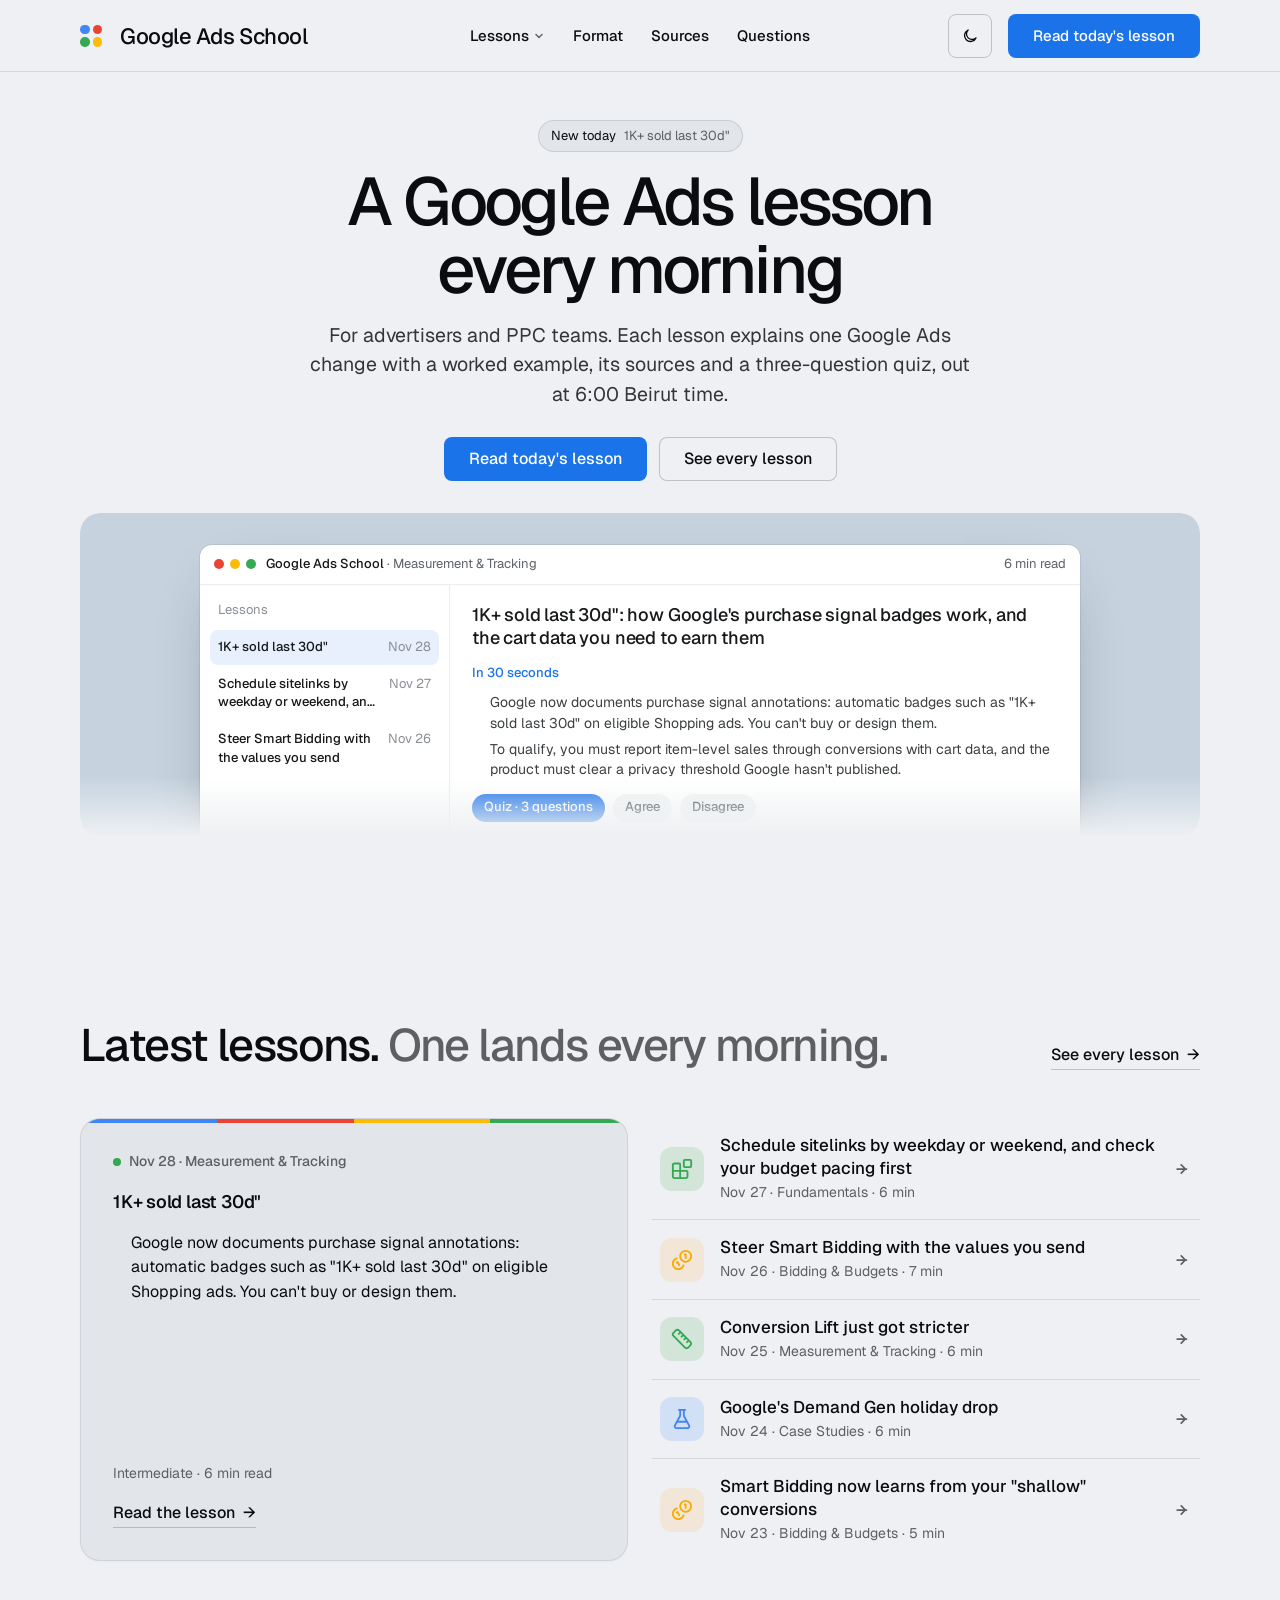
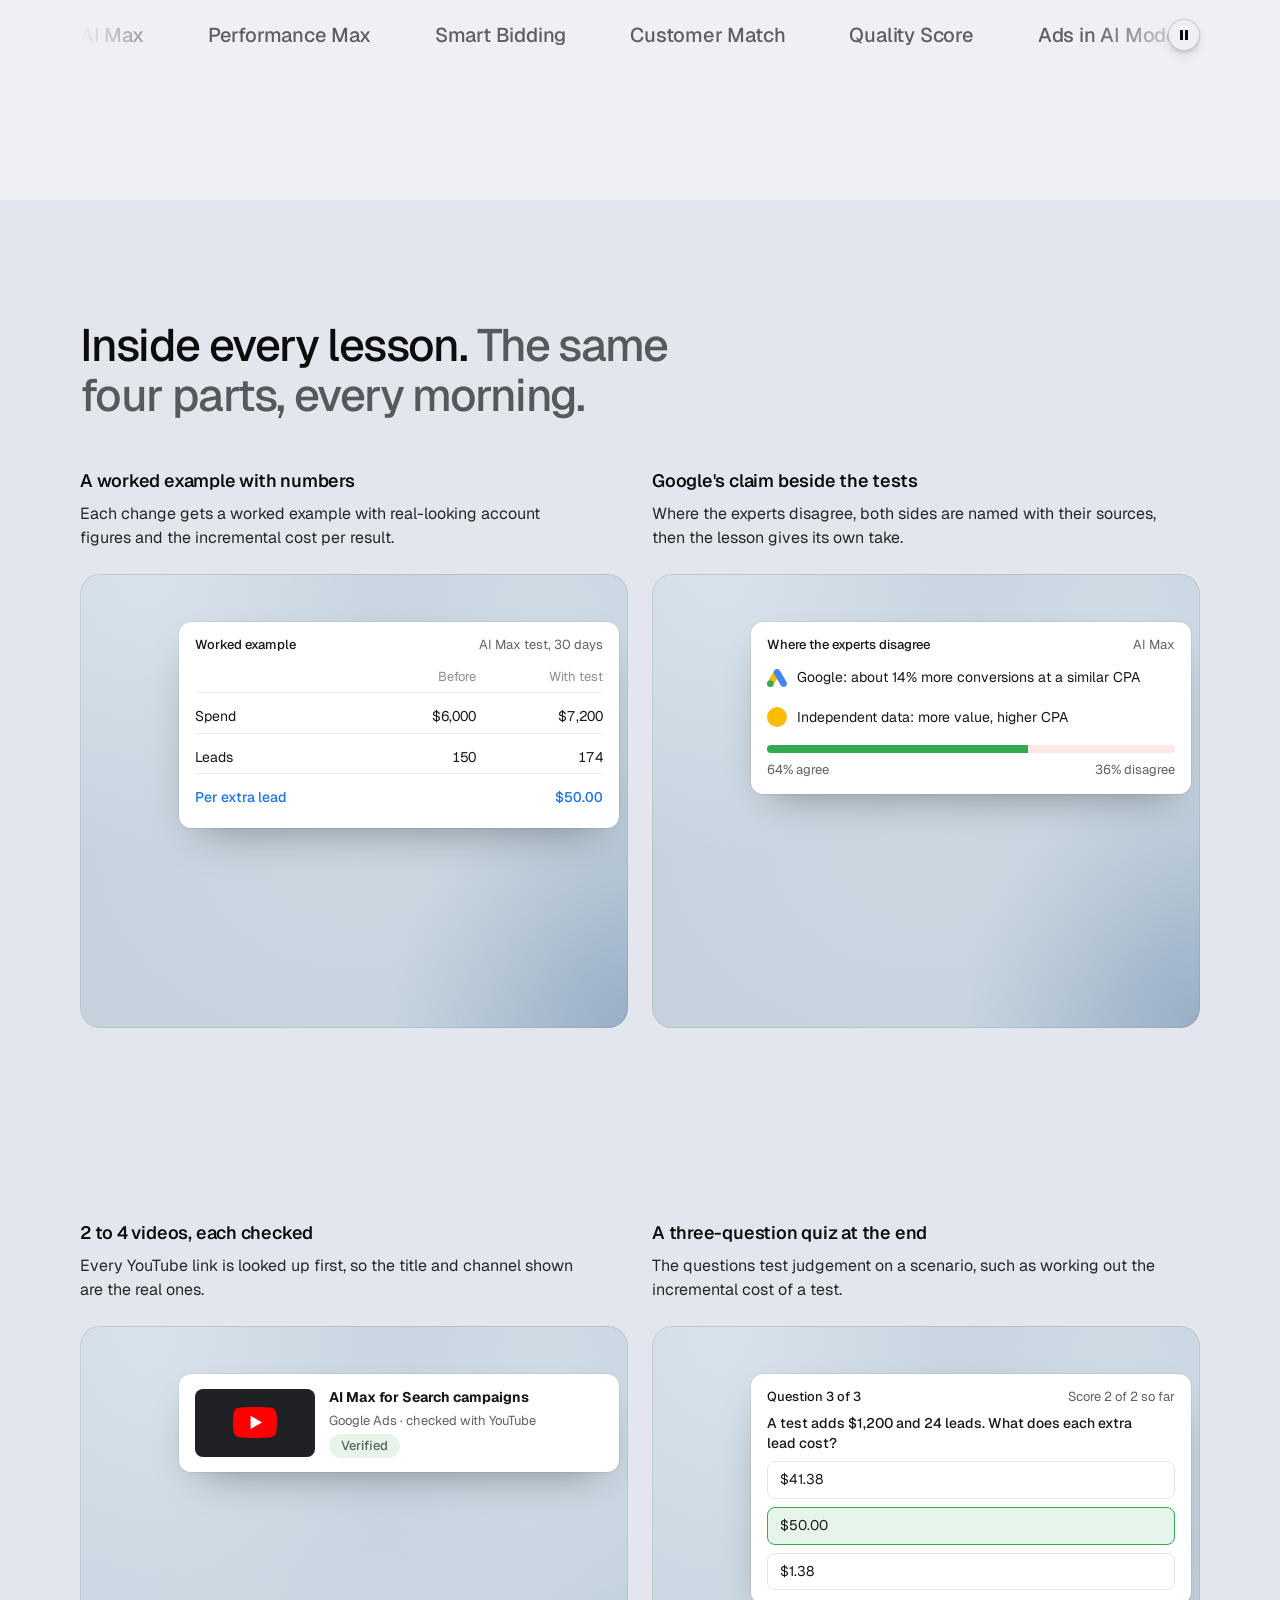
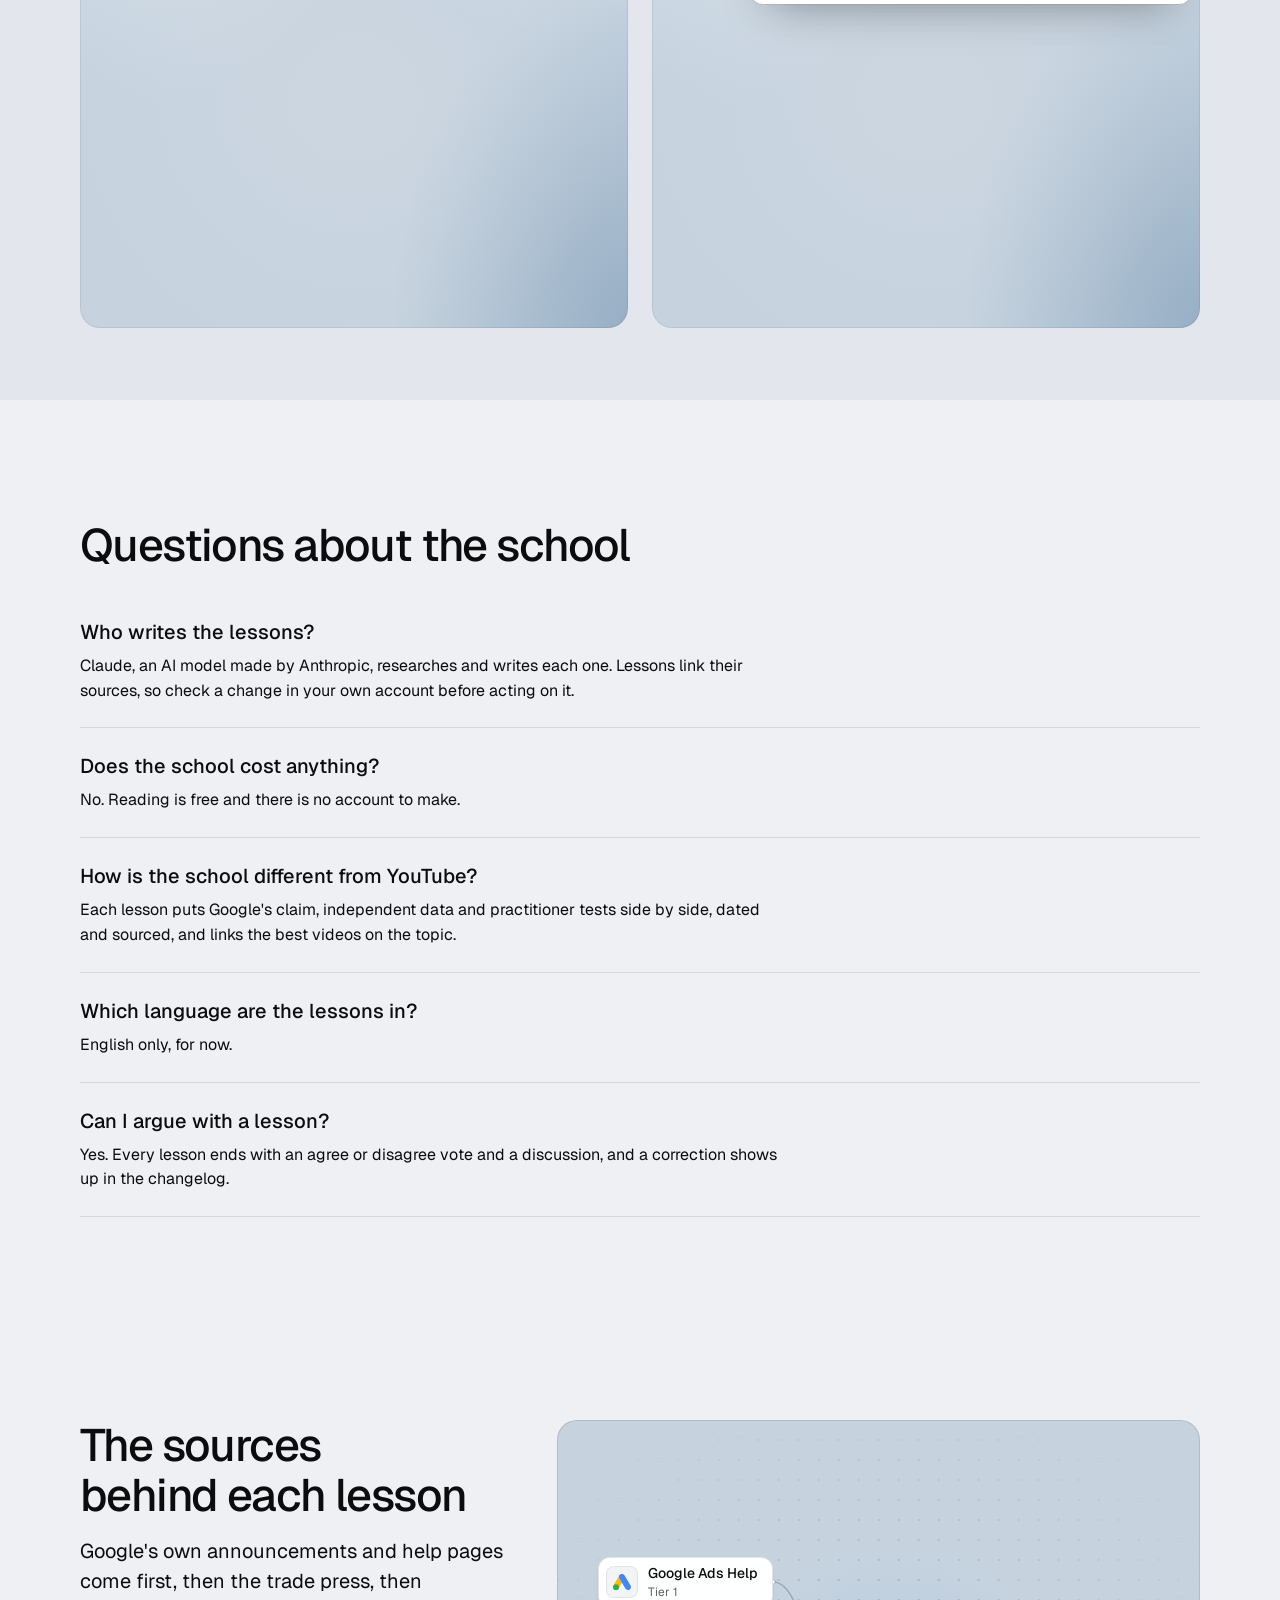
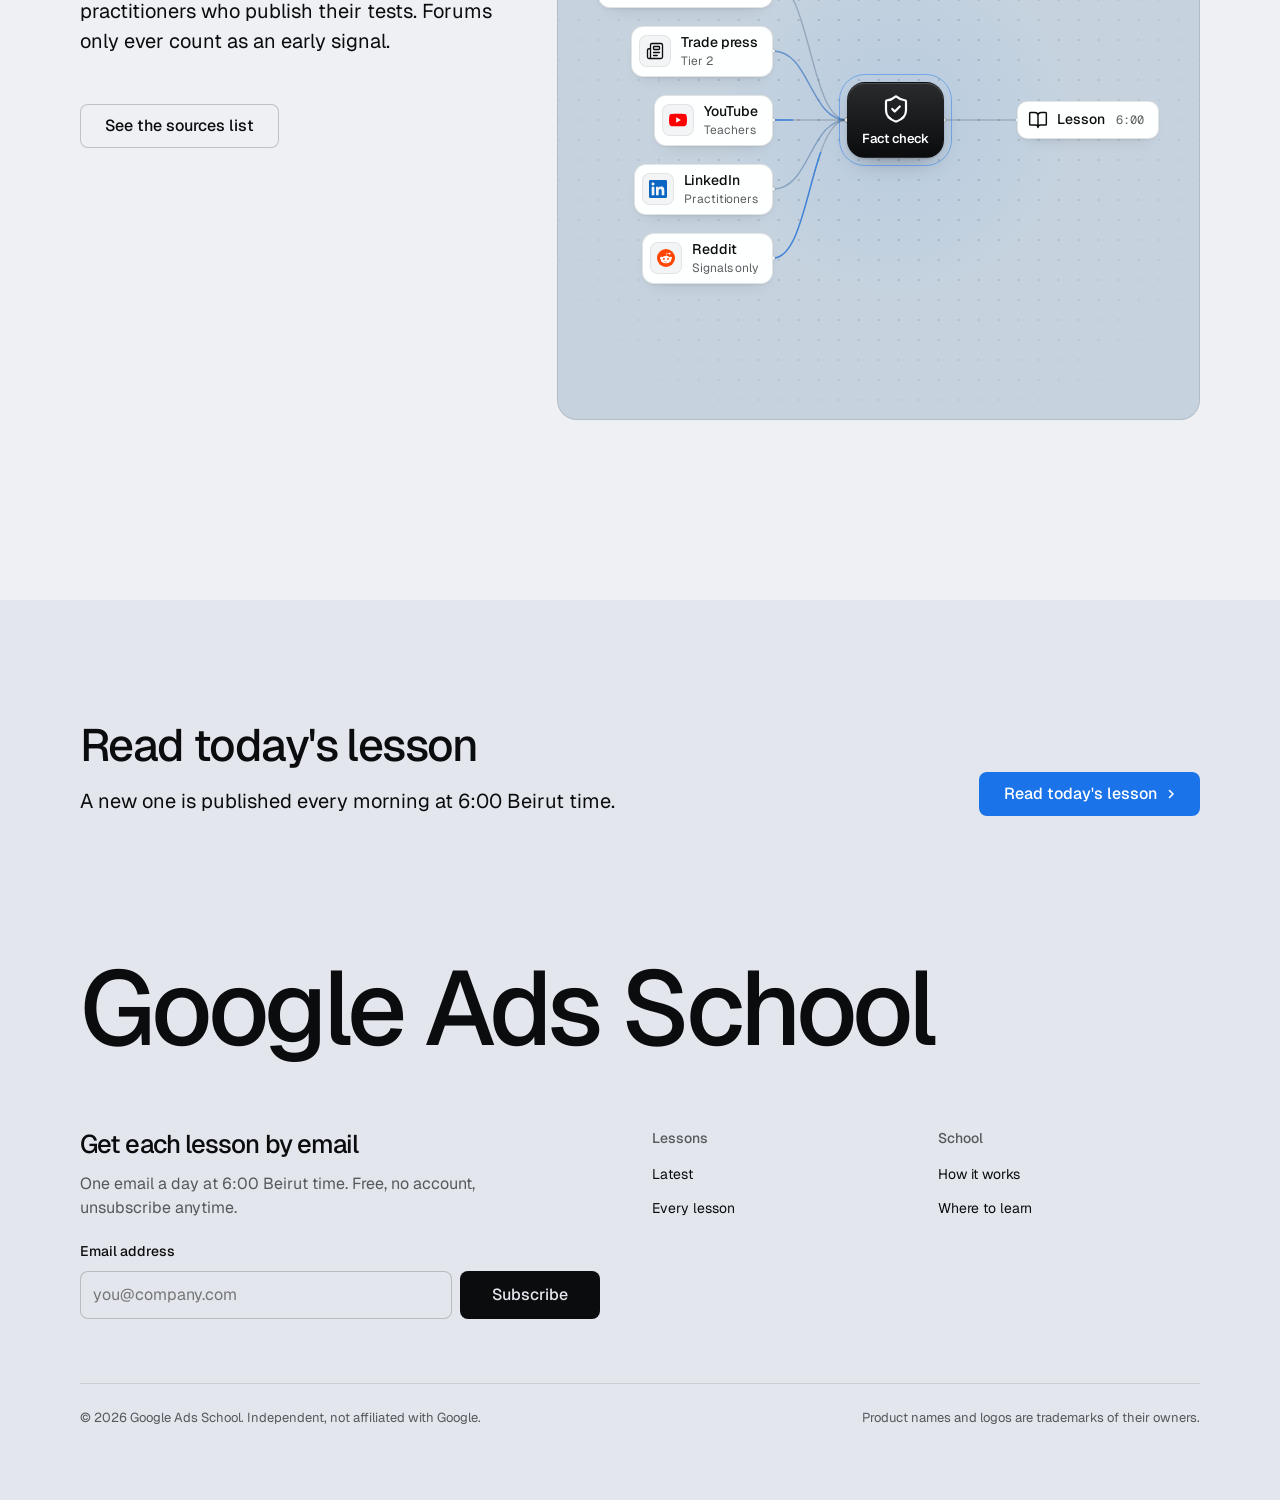
<file: index.html>
<!doctype html>
<html lang="en" data-type="software" data-radius="soft" data-ground="sky" data-buttons="solid" data-motion>
<head>
<meta charset="utf-8">
<meta name="viewport" content="width=device-width, initial-scale=1, viewport-fit=cover">
<title>Google Ads School: a daily Google Ads lesson for advertisers</title>
<meta name="description" content="One free lesson each morning at 6:00 Beirut time on a Google Ads change or core skill, with a worked example, sources and a quiz.">
<meta property="og:type" content="website">
<meta property="og:title" content="Google Ads School: a daily Google Ads lesson for advertisers">
<meta property="og:description" content="A free Google Ads lesson every morning, with a worked example, sources and a quiz.">
<meta property="og:image" content="share.jpg">
<meta name="twitter:card" content="summary_large_image">
<link rel="icon" href="favicon.svg" type="image/svg+xml">
<meta name="theme-color" content="#eef0f3">
<!-- <link rel="canonical" href="https://youssefyoussef28.github.io/google-ads-school/"> -->
<meta name="site-kind" content="software">
<meta name="page-type" content="software">
<link rel="preconnect" href="https://fonts.googleapis.com">
<link rel="preconnect" href="https://fonts.gstatic.com" crossorigin>
<link href="https://fonts.googleapis.com/css2?family=Geist:wght@400..700&family=Geist+Mono:wght@400..500&display=swap" rel="stylesheet">
<link rel="stylesheet" href="assets/system.css">
<link rel="stylesheet" href="assets/ui/cards.css">
<link rel="stylesheet" href="assets/motion/motion.css">
<link rel="stylesheet" href="assets/backgrounds/backgrounds.css">
<link rel="stylesheet" href="assets/layout/layout.css">
<link rel="stylesheet" href="assets/icons/icon.css">
<style>
:root {
  --p-bg: #eef0f3; --p-surface: #e2e5ea; --p-ink: #0b0c0e; --p-muted: #5e5f62;
  --p-accent: #1a73e8; --p-accent-ink: #ffffff; --p-action: #1a73e8; --p-action-ink: #ffffff;
  --p-inv-bg: #0b0c0e; --p-inv-surface: #17181a; --p-inv-ink: #eef0f3; --p-inv-muted: #8e8f92;
  --p-inv-accent: #1a73e8; --p-inv-accent-ink: #ffffff; --p-inv-action: #1a73e8; --p-inv-action-ink: #ffffff;
  --font-display: "Geist", system-ui, sans-serif;
  --font-text: "Geist", system-ui, sans-serif;
  --font-mono: "Geist Mono", ui-monospace, "SFMono-Regular", Menlo, Consolas, monospace;
  --display-weight: 500;
  --display-tracking: -0.035em;
  --display-tracking-xl: -0.045em;
}
</style>
<link rel="stylesheet" href="assets/diagrams/diagram.css">
<link rel="stylesheet" href="assets/school.css">
<script>document.documentElement.classList.add('m-enter');setTimeout(()=>document.documentElement.classList.add('m-enter-done'),700)</script>
<script src="assets/theme.js"></script>
<script src="assets/backgrounds/backgrounds.js"></script>
<script>document.documentElement.classList.add('mo-js');setTimeout(()=>document.documentElement.classList.add('mo-safe'),2500)</script>
<link rel="modulepreload" href="assets/moments/moments.js">
<link rel="modulepreload" href="assets/moments/lib.js">
<link rel="modulepreload" href="assets/moments/marquee-row/moment.js">
<style>
  /* page CSS: inside the visuals only, and one --p-h per card group */
  #inside .panel { --p-h: 236px; }
  @media (max-width: 1279px) { #inside .panel { --p-h: 270px; } }
  @media (max-width: 639px) { #inside .panel { --p-h: 176px; } }
</style>
</head>
<body data-page="index">
<!-- type: software (an online school whose product is the daily lesson reader)
     deal: hero centred, nav nav-centre (nav-cards re-dealt: no photographs to show), close close-word,
     footer footer-dark, rhythm dark-band, buttons solid, mark initial, ground sky (lit ground behind UI)
     palette: client colours via start.mjs brand (cool grey ground, Google blue #1a73e8 accent), type geist
     moments: marquee-row, merged into #lessons as its last row -->

<header class="nav nav--centre">
  <div class="wrap nav__bar">
    <a class="skip-link" href="#top">Skip to content</a>
    <a class="nav__logo" href="#top"><span class="gs-mark" aria-hidden="true"><i></i><i></i><i></i><i></i></span>Google Ads School</a>
    <nav class="nav__links" aria-label="Main">
      <div class="nav__item">
        <a class="nav__link" href="#lessons">Lessons <svg class="chev" viewBox="0 0 12 12" aria-hidden="true"><path d="M3 4.5l3 3 3-3" fill="none" stroke="currentColor" stroke-width="1.5" stroke-linecap="round" stroke-linejoin="round"/></svg></a>
        <div class="nav__menu">
          <div class="wrap grid">
            <div class="menu-col span-3">
              <p class="t-label">Lessons</p>
              <a href="#lessons">Latest lessons<span>The six newest classes</span></a>
              <a href="updates.html">Every lesson<span>Filter by track and level</span></a>
            </div>
            <div class="menu-col span-3">
              <p class="t-label">School</p>
              <a href="about.html">How it works<span>Sources, format and limits</span></a>
              <a href="resources.html">Where to learn<span>The best places beyond us</span></a>
            </div>
          </div>
        </div>
      </div>
      <div class="nav__item"><a class="nav__link" href="#inside">Format</a></div>
      <div class="nav__item"><a class="nav__link" href="#sources">Sources</a></div>
      <div class="nav__item"><a class="nav__link" href="#faq">Questions</a></div>
    </nav>
    <div class="nav__actions">
      <button class="gs-tone" type="button" data-theme-toggle aria-label="Switch to dark mode"><svg class="gs-tone__moon" viewBox="0 0 24 24" aria-hidden="true"><path d="M20 14.5A8 8 0 1 1 9.5 4a6.5 6.5 0 0 0 10.5 10.5Z"/></svg><svg class="gs-tone__sun" viewBox="0 0 24 24" aria-hidden="true"><circle cx="12" cy="12" r="4"/><path d="M12 2v2M12 20v2M4.9 4.9l1.4 1.4M17.7 17.7l1.4 1.4M2 12h2M20 12h2M4.9 19.1l1.4-1.4M17.7 6.3l1.4-1.4"/></svg></button>
      <a class="btn btn--primary" href="lesson.html" data-today-link>Read today's lesson</a>
    </div>
    <button class="nav__toggle" type="button" aria-expanded="false" aria-label="Menu">
      <svg width="18" height="18" viewBox="0 0 18 18" aria-hidden="true"><path d="M2 5h14M2 13h14" stroke="currentColor" stroke-width="1.6" stroke-linecap="round"/></svg>
    </button>
  </div>
</header>

<main id="top">
  <section class="hero hero--centred" data-enter aria-labelledby="hero-h">
    <div class="wrap"><div class="hero-text">
      <div class="hero__c">
        <a class="pill" href="lesson.html" data-today-link><span>New today</span><span class="muted" data-today-title>Data Strength Uplift</span></a>
        <h1 id="hero-h">A Google Ads lesson every morning</h1>
        <p class="hero__lead">For advertisers and PPC teams. Each lesson explains one Google Ads change with a worked example, its sources and a three-question quiz, out at 6:00 Beirut time.</p>
        <div class="btn-row"><a class="btn btn--primary" href="lesson.html" data-today-link>Read today's lesson</a><a class="btn btn--secondary" href="updates.html">See every lesson</a></div>
      </div>
      <div class="hero__window" role="img" aria-label="The Google Ads School reader open on today's lesson, with its 30-second summary and quiz">
        <div class="ly-piece gs-win" aria-hidden="true">
          <div class="gs-win__bar"><span class="gs-win__dots"><i></i><i></i><i></i></span><span><b>Google Ads School</b> · <span data-hero-track>Measurement &amp; Tracking</span></span><span class="sp"></span><span data-hero-min>8 min read</span></div>
          <div class="gs-win__body">
            <div class="gs-list" data-hero-list>
              <div class="gs-list__q">Lessons</div>
              <div class="gs-list__item is-on"><b>Data Strength Uplift: what the new number tells you</b><time>Nov 15</time></div>
              <div class="gs-list__item"><b>Google is writing review summaries into your Search ads</b><time>Nov 7</time></div>
              <div class="gs-list__item"><b>Preview what AI Max would write before you let it</b><time>Nov 6</time></div>
            </div>
            <div class="gs-read" data-ly-steps="900">
              <p class="gs-read__title" data-hero-title>Data Strength Uplift: what Google's new "recovered conversions" number tells you</p>
              <p class="gs-read__label">In 30 seconds</p>
              <ul class="gs-read__tldr" data-hero-tldr>
                <li data-step>Google Ads now estimates the share of extra conversions your first-party data setup recovered over the last 14 days.</li>
                <li data-step>Recovered is not the same as incremental: some of those sales would have happened anyway.</li>
              </ul>
              <div class="gs-read__acts" data-step><span class="gs-chip gs-chip--on">Quiz · 3 questions</span><span class="gs-chip">Agree</span><span class="gs-chip">Disagree</span></div>
            </div>
          </div>
        </div>
      </div>
    </div></div>
  </section>

  <section class="section" id="lessons" aria-labelledby="lessons-h">
    <div class="wrap">
      <div class="section-head section-head--split">
        <h2 id="lessons-h">Latest lessons. <span class="muted">One lands every morning.</span></h2>
        <a class="link" href="updates.html">See every lesson</a>
      </div>
      <div class="grid grid--top gs-latest" data-latest>
        <!-- filled from data/index.js by assets/home.js: today's lesson as the featured card, the next five as a list -->
        <a class="card gs-feature span-6" href="lesson.html" data-today-link>
          <span class="gs-feature__top"><span class="gs-dot" style="--tc:#34a853"></span><span>Today · Measurement &amp; Tracking</span></span>
          <h3 class="gs-feature__title">Data Strength Uplift</h3>
          <ul class="gs-feature__tldr"><li>Google Ads now estimates the share of extra conversions your first-party data setup recovered over the last 14 days.</li></ul>
          <span class="gs-feature__meta">Intermediate · 6 min read</span>
          <span class="link gs-feature__go">Read the lesson</span>
        </a>
        <ol class="gs-rows span-6 start-7"></ol>
      </div>
      <div class="gs-marquee" data-moment="marquee-row" data-moment-opts='{"speed": 32}'>
        <ul class="mo-mq__track" data-edge-free><li>AI Max</li><li>Performance Max</li><li>Smart Bidding</li><li>Customer Match</li><li>Quality Score</li><li>Ads in AI Mode</li><li>Search terms</li><li>Offline conversions</li><li>Demand Gen</li><li>Enhanced conversions</li><li>Broad match</li><li>Ad Rank</li></ul>
      </div>
    </div>
  </section>

  <section class="section g2 ground-inverse" id="inside" aria-labelledby="inside-h">
    <div class="wrap">
      <div class="group">
        <div class="section-head">
          <h2 id="inside-h">Inside every lesson. <span class="muted">The same four parts, every morning.</span></h2>
        </div>
        <div class="grid">
          <article class="card card--row card--open span-6 m-nolift">
            <h3>A worked example with numbers</h3>
            <p>Each change gets a worked example with real-looking account figures and the incremental cost per result.</p>
            <div class="panel"><div class="stage stage--fade-b">
              <div class="gs-ui gs-table at-rise" role="img" aria-label="A worked example table: spend 6,000 to 7,200 dollars, leads 150 to 174, 50 dollars per extra lead">
                <div class="gs-ui__head"><b>Worked example</b><span>AI Max test, 30 days</span></div>
                <div class="gs-table__row gs-table__row--h"><span></span><span>Before</span><span>With test</span></div>
                <div class="gs-table__row"><span>Spend</span><span>$6,000</span><span>$7,200</span></div>
                <div class="gs-table__row"><span>Leads</span><span>150</span><span>174</span></div>
                <div class="gs-table__row gs-table__row--key"><span>Per extra lead</span><span></span><span>$50.00</span></div>
              </div>
            </div></div>
          </article>
          <article class="card card--row card--open span-6 m-nolift">
            <h3>Google's claim beside the tests</h3>
            <p>Where the experts disagree, both sides are named with their sources, then the lesson gives its own take.</p>
            <div class="panel"><div class="stage stage--fade-b">
              <div class="gs-ui gs-debate at-rise" role="img" aria-label="Google's figure next to an independent figure, and a reader vote split 64 to 36">
                <div class="gs-ui__head"><b>Where the experts disagree</b><span>AI Max</span></div>
                <div class="gs-debate__side"><img src="assets/icons/google-ads.svg" alt="" width="20" height="20" loading="lazy"><span>Google: about 14% more conversions at a similar CPA</span></div>
                <div class="gs-debate__side"><span class="gs-debate__dot"></span><span>Independent data: more value, higher CPA</span></div>
                <div class="gs-meter"><i style="width:64%"></i></div>
                <div class="gs-meter__label"><span>64% agree</span><span>36% disagree</span></div>
              </div>
            </div></div>
          </article>
        </div>
      </div>
      <div class="grid">
        <article class="card card--row card--open span-6 m-nolift">
          <h3>2 to 4 videos, each checked</h3>
          <p>Every YouTube link is looked up first, so the title and channel shown are the real ones.</p>
          <div class="panel"><div class="stage stage--fade-b">
            <div class="gs-ui gs-video at-rise" role="img" aria-label="A YouTube video card marked verified">
              <div class="gs-video__thumb"><img src="assets/icons/youtube.svg" alt="" width="44" height="44" loading="lazy"></div>
              <div class="gs-video__meta"><b>AI Max for Search campaigns</b><span>Google Ads · checked with YouTube</span><span class="gs-chip gs-chip--ok">Verified</span></div>
            </div>
          </div></div>
        </article>
        <article class="card card--row card--open span-6 m-nolift">
          <h3>A three-question quiz at the end</h3>
          <p>The questions test judgement on a scenario, such as working out the incremental cost of a test.</p>
          <div class="panel"><div class="stage stage--fade-b">
            <div class="gs-ui gs-quiz at-rise" role="img" aria-label="A quiz question with the correct answer marked">
              <div class="gs-ui__head"><b>Question 3 of 3</b><span>Score 2 of 2 so far</span></div>
              <p class="gs-quiz__q">A test adds $1,200 and 24 leads. What does each extra lead cost?</p>
              <div class="gs-quiz__opt">$41.38</div>
              <div class="gs-quiz__opt is-right">$50.00</div>
              <div class="gs-quiz__opt">$1.38</div>
            </div>
          </div></div>
        </article>
      </div>
    </div>
  </section>

  <section class="section" id="faq" aria-labelledby="faq-h">
    <div class="wrap">
      <div class="section-head"><h2 id="faq-h">Questions about the school</h2></div>
      <div class="faq">
        <div class="faq__item"><h3>Who writes the lessons?</h3><p>Claude, an AI model made by Anthropic, researches and writes each one. Lessons link their sources, so check a change in your own account before acting on it.</p></div>
        <div class="faq__item"><h3>Does the school cost anything?</h3><p>No. Reading is free and there is no account to make.</p></div>
        <div class="faq__item"><h3>How is the school different from YouTube?</h3><p>Each lesson puts Google's claim, independent data and practitioner tests side by side, dated and sourced, and links the best videos on the topic.</p></div>
        <div class="faq__item"><h3>Which language are the lessons in?</h3><p>English only, for now.</p></div>
        <div class="faq__item"><h3>Can I argue with a lesson?</h3><p>Yes. Every lesson ends with an agree or disagree vote and a discussion, and a correction shows up in the changelog.</p></div>
      </div>
    </div>
  </section>

  <section class="section" id="sources" aria-labelledby="sources-h">
    <div class="wrap">
      <div class="grid grid--top fill">
        <div class="span-5 stack-6">
          <div class="section-head">
            <h2 id="sources-h">The sources behind each lesson</h2>
            <p>Google's own announcements and help pages come first, then the trade press, then practitioners who publish their tests. Forums only ever count as an early signal.</p>
          </div>
          <div class="btn-row"><a class="btn btn--secondary" href="resources.html">See the sources list</a></div>
        </div>
        <div class="span-7 start-6 frame gs-dg" data-dg-still>
          <div class="dg" data-diagram><script type="application/json">{"layout":"fanin","alt":"Google Ads Help, YouTube, Reddit and LinkedIn feed a fact check, which becomes the day's lesson.","sources":[{"label":"Google Ads Help","icon":"google-ads","sub":"Tier 1"},{"label":"Trade press","icon":"ui:newspaper","sub":"Tier 2"},{"label":"YouTube","icon":"youtube","sub":"Teachers"},{"label":"LinkedIn","icon":"linkedin","sub":"Practitioners"},{"label":"Reddit","icon":"reddit","sub":"Signals only"}],"target":{"label":"Fact check","icon":"ui:shield-check"},"then":{"label":"Lesson","icon":"ui:book-open","meta":"6:00"}}</script></div>
        </div>
      </div>
    </div>
  </section>

</main>

<footer class="footer closing footer--dark ground-inverse" id="contact" aria-labelledby="close-h">
  <div class="wrap">
    <div class="closing__cta close--word">
      <div class="section-head--split">
        <div><h2 id="close-h">Read today's lesson</h2><p class="t-lead">A new one is published every morning at 6:00 Beirut time.</p></div>
        <a class="btn btn--primary" href="lesson.html" data-today-link>Read today's lesson<svg class="m-arrow" viewBox="0 0 12 12" aria-hidden="true"><path class="m-arrow__stem" d="M1 6h8"/><path class="m-arrow__head" d="M4.5 2.5 8 6l-3.5 3.5"/></svg></a>
      </div>
      <p class="close__word" aria-hidden="true">Google Ads School</p>
    </div>
    <div class="closing__links">
      <div class="grid">
        <div class="span-6 gs-news">
          <p class="gs-news__title">Get each lesson by email</p>
          <p class="gs-news__text">One email a day at 6:00 Beirut time. Free, no account, unsubscribe anytime.</p>
          <form class="form gs-sub" action="mailto:hello@googleadsschool.example" method="post" enctype="text/plain" data-endpoint="" data-sent="You're subscribed. The next lesson arrives tomorrow morning." novalidate>
            <div class="field"><label for="f-email">Email address</label>
              <div class="gs-sub__row"><input id="f-email" name="email" type="email" autocomplete="email" inputmode="email" required aria-describedby="f-email-err" placeholder="you@company.com"><button class="btn gs-sub__btn" type="submit">Subscribe</button></div>
              <p class="field__error" id="f-email-err" hidden>Write an email address with an @, like name@example.com.</p></div>
            <p class="form__status" role="status" data-form-status></p>
          </form>
        </div>
        <div class="span-3 footer__col"><h3>Lessons</h3><ul><li><a href="#lessons">Latest</a></li><li><a href="updates.html">Every lesson</a></li></ul></div>
        <div class="span-3 footer__col"><h3>School</h3><ul><li><a href="about.html">How it works</a></li><li><a href="resources.html">Where to learn</a></li></ul></div>
      </div>
      <div class="footer__legal">
        <span>&copy; 2026 Google Ads School. Independent, not affiliated with Google.</span>
        <span>Product names and logos are trademarks of their owners.</span>
      </div>
    </div>
  </div>
</footer>

<nav class="actionbar" aria-label="Quick actions">
  <a class="btn btn--primary" href="lesson.html" data-today-link>Read today's lesson</a>
</nav>

<script src="assets/config.js"></script>
<script src="data/index.js"></script>
<script src="assets/home.js"></script>
<script type="module" src="assets/system.js"></script>
<script type="module" src="assets/motion/motion.js"></script>
<script type="module" src="assets/layout/layout.js"></script>
<script type="module" src="assets/diagrams/mount.js"></script>
</body>
</html>
</file>
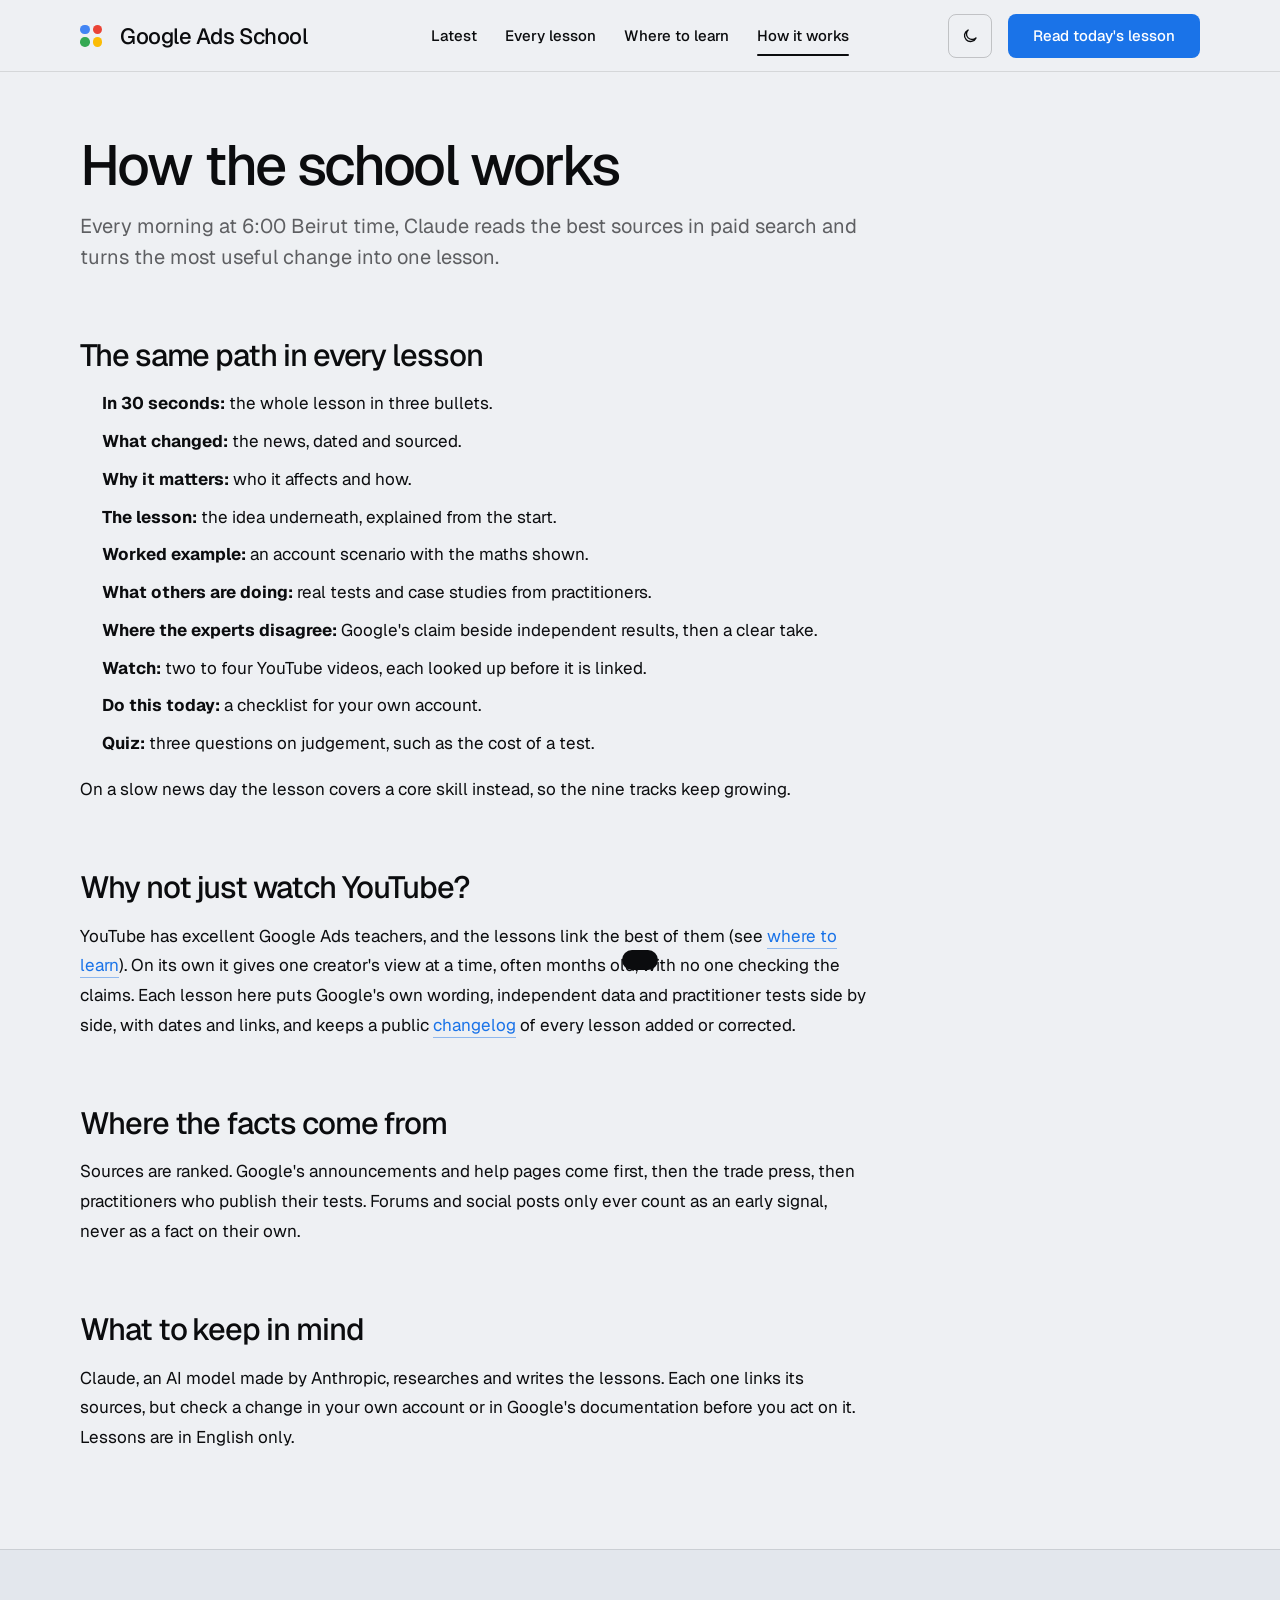
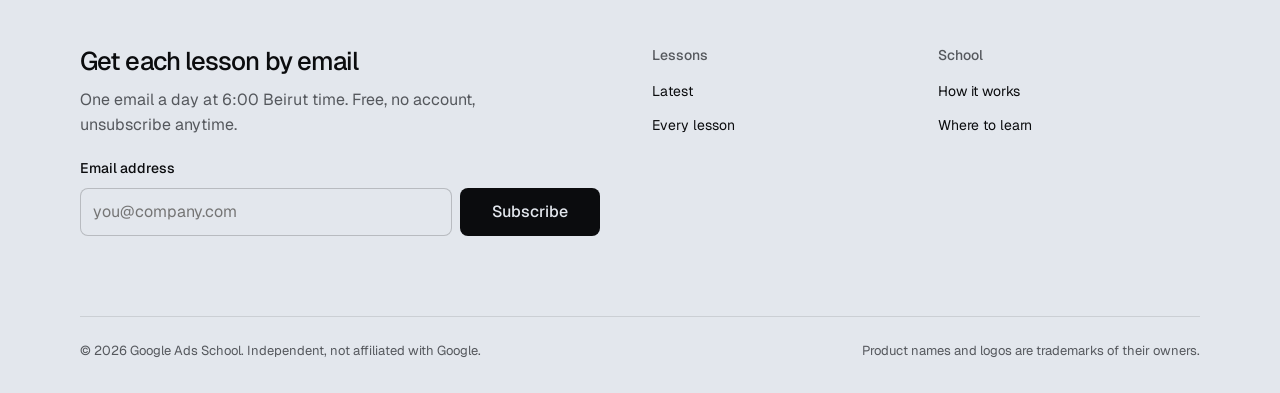
<file: about.html>
<!doctype html>
<html lang="en" data-radius="soft" data-buttons="solid" data-motion>
<head>
<meta charset="utf-8">
<meta name="viewport" content="width=device-width, initial-scale=1, viewport-fit=cover">
<link rel="icon" href="favicon.svg" type="image/svg+xml">
<meta name="theme-color" content="#eef0f3">
<link rel="preconnect" href="https://fonts.googleapis.com">
<link rel="preconnect" href="https://fonts.gstatic.com" crossorigin>
<link href="https://fonts.googleapis.com/css2?family=Geist:wght@400..700&family=Geist+Mono:wght@400..500&display=swap" rel="stylesheet">
<link rel="stylesheet" href="assets/system.css">
<link rel="stylesheet" href="assets/ui/cards.css">
<link rel="stylesheet" href="assets/motion/motion.css">
<link rel="stylesheet" href="assets/layout/layout.css">
<style>
:root {
  --p-bg: #eef0f3; --p-surface: #e2e5ea; --p-ink: #0b0c0e; --p-muted: #5e5f62;
  --p-accent: #1a73e8; --p-accent-ink: #ffffff; --p-action: #1a73e8; --p-action-ink: #ffffff;
  --p-inv-bg: #0b0c0e; --p-inv-surface: #17181a; --p-inv-ink: #eef0f3; --p-inv-muted: #8e8f92;
  --p-inv-accent: #1a73e8; --p-inv-accent-ink: #ffffff; --p-inv-action: #1a73e8; --p-inv-action-ink: #ffffff;
  --font-display: "Geist", system-ui, sans-serif;
  --font-text: "Geist", system-ui, sans-serif;
  --font-mono: "Geist Mono", ui-monospace, "SFMono-Regular", Menlo, Consolas, monospace;
  --display-weight: 500;
  --display-tracking: -0.035em;
  --display-tracking-xl: -0.045em;
}
</style>
<link rel="stylesheet" href="assets/school.css">
<link rel="stylesheet" href="assets/content.css">
<script src="assets/theme.js"></script>
<title>How it works · Google Ads School</title>
<meta name="description" content="How Google Ads School researches, writes and checks one Google Ads lesson every morning.">
</head>
<body data-page="about">
<div id="site-header"></div>
<main id="top">
  <div class="page">
    <div class="wrap">
      <header class="page-head">
        <h1>How the school works</h1>
        <p>Every morning at 6:00 Beirut time, Claude reads the best sources in paid search and turns the most useful change into one lesson.</p>
      </header>
      <div class="prose">
        <h2>The same path in every lesson</h2>
        <ol>
          <li><b>In 30 seconds:</b> the whole lesson in three bullets.</li>
          <li><b>What changed:</b> the news, dated and sourced.</li>
          <li><b>Why it matters:</b> who it affects and how.</li>
          <li><b>The lesson:</b> the idea underneath, explained from the start.</li>
          <li><b>Worked example:</b> an account scenario with the maths shown.</li>
          <li><b>What others are doing:</b> real tests and case studies from practitioners.</li>
          <li><b>Where the experts disagree:</b> Google's claim beside independent results, then a clear take.</li>
          <li><b>Watch:</b> two to four YouTube videos, each looked up before it is linked.</li>
          <li><b>Do this today:</b> a checklist for your own account.</li>
          <li><b>Quiz:</b> three questions on judgement, such as the cost of a test.</li>
        </ol>
        <p>On a slow news day the lesson covers a core skill instead, so the nine tracks keep growing.</p>

        <h2>Why not just watch YouTube?</h2>
        <p>YouTube has excellent Google Ads teachers, and the lessons link the best of them (see <a href="resources.html">where to learn</a>). On its own it gives one creator's view at a time, often months old, with no one checking the claims. Each lesson here puts Google's own wording, independent data and practitioner tests side by side, with dates and links, and keeps a public <a href="updates.html#changelog">changelog</a> of every lesson added or corrected.</p>

        <h2>Where the facts come from</h2>
        <p>Sources are ranked. Google's announcements and help pages come first, then the trade press, then practitioners who publish their tests. Forums and social posts only ever count as an early signal, never as a fact on their own.</p>

        <h2>What to keep in mind</h2>
        <p>Claude, an AI model made by Anthropic, researches and writes the lessons. Each one links its sources, but check a change in your own account or in Google's documentation before you act on it. Lessons are in English only.</p>
      </div>
    </div>
  </div>
</main>
<div id="site-footer"></div>
<script src="assets/config.js"></script>
<script src="data/index.js"></script>
<script src="assets/app.js"></script>
<script type="module" src="assets/system.js"></script>
<script type="module" src="assets/motion/motion.js"></script>
</body>
</html>
</file>
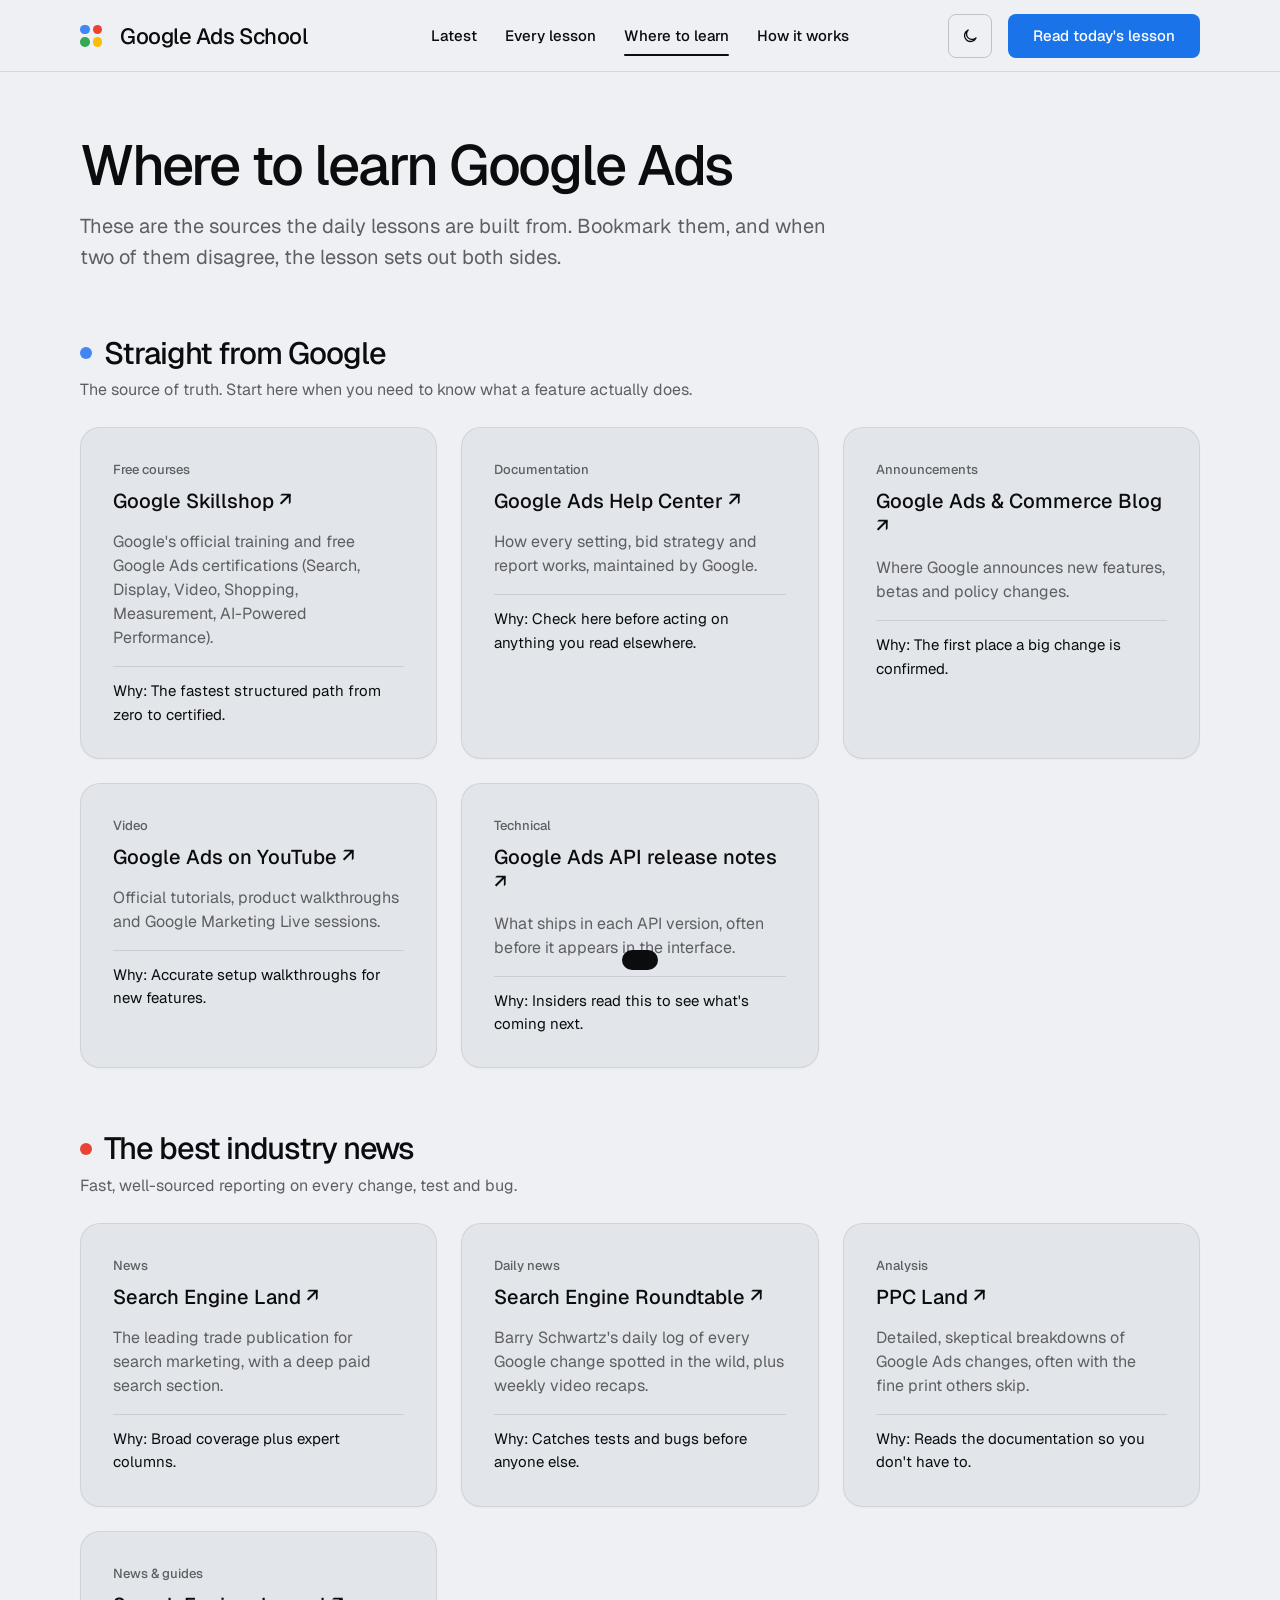
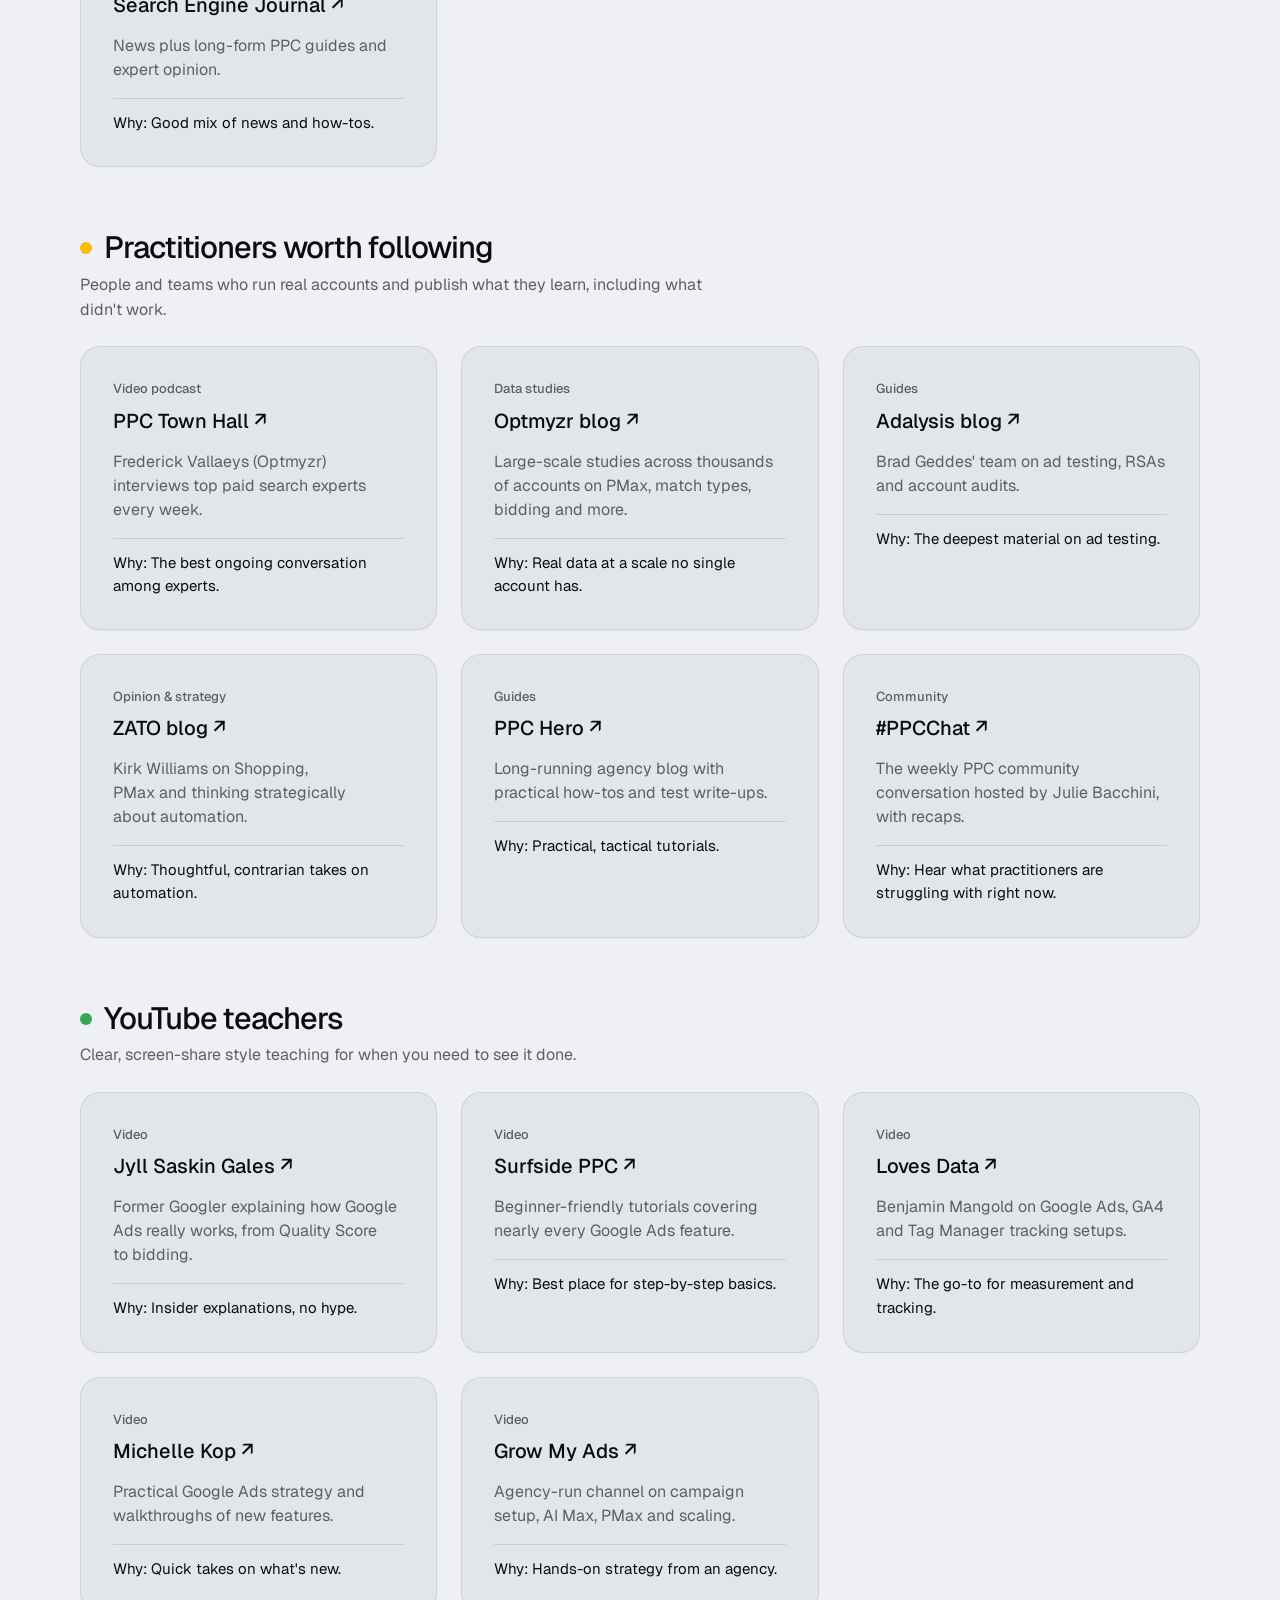
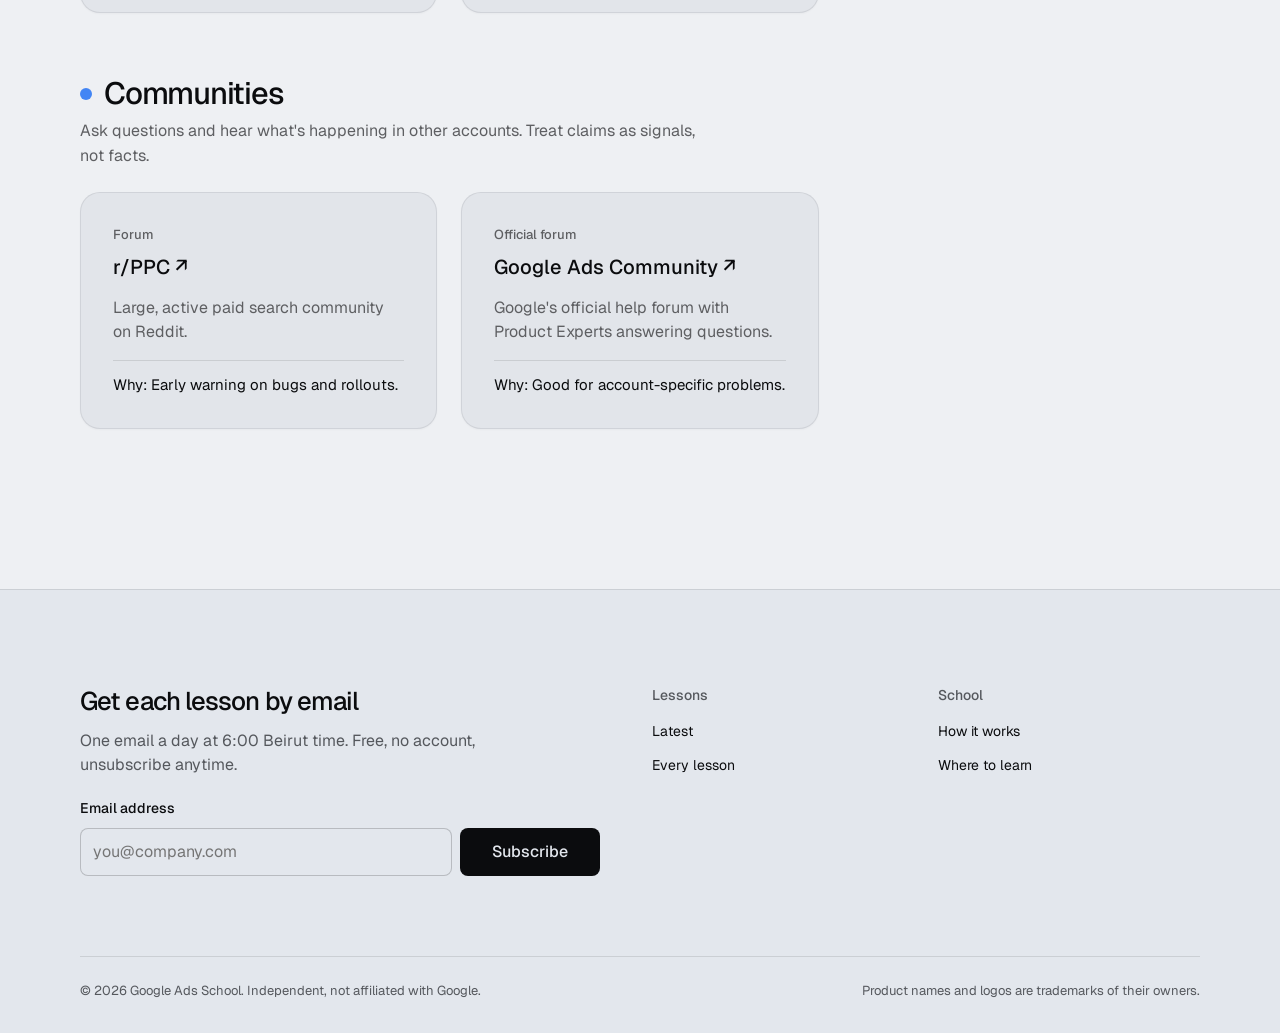
<file: resources.html>
<!doctype html>
<html lang="en" data-radius="soft" data-buttons="solid" data-motion>
<head>
<meta charset="utf-8">
<meta name="viewport" content="width=device-width, initial-scale=1, viewport-fit=cover">
<link rel="icon" href="favicon.svg" type="image/svg+xml">
<meta name="theme-color" content="#eef0f3">
<link rel="preconnect" href="https://fonts.googleapis.com">
<link rel="preconnect" href="https://fonts.gstatic.com" crossorigin>
<link href="https://fonts.googleapis.com/css2?family=Geist:wght@400..700&family=Geist+Mono:wght@400..500&display=swap" rel="stylesheet">
<link rel="stylesheet" href="assets/system.css">
<link rel="stylesheet" href="assets/ui/cards.css">
<link rel="stylesheet" href="assets/motion/motion.css">
<link rel="stylesheet" href="assets/layout/layout.css">
<style>
:root {
  --p-bg: #eef0f3; --p-surface: #e2e5ea; --p-ink: #0b0c0e; --p-muted: #5e5f62;
  --p-accent: #1a73e8; --p-accent-ink: #ffffff; --p-action: #1a73e8; --p-action-ink: #ffffff;
  --p-inv-bg: #0b0c0e; --p-inv-surface: #17181a; --p-inv-ink: #eef0f3; --p-inv-muted: #8e8f92;
  --p-inv-accent: #1a73e8; --p-inv-accent-ink: #ffffff; --p-inv-action: #1a73e8; --p-inv-action-ink: #ffffff;
  --font-display: "Geist", system-ui, sans-serif;
  --font-text: "Geist", system-ui, sans-serif;
  --font-mono: "Geist Mono", ui-monospace, "SFMono-Regular", Menlo, Consolas, monospace;
  --display-weight: 500;
  --display-tracking: -0.035em;
  --display-tracking-xl: -0.045em;
}
</style>
<link rel="stylesheet" href="assets/school.css">
<link rel="stylesheet" href="assets/content.css">
<script src="assets/theme.js"></script>
<title>Where to learn Google Ads · Google Ads School</title>
<meta name="description" content="The places the lessons are built from: Google's own training, the trade press, practitioners who publish their tests, and YouTube teachers.">
</head>
<body data-page="resources">
<div id="site-header"></div>
<main id="top">
  <div class="page">
    <div class="wrap">
      <header class="page-head">
        <h1>Where to learn Google Ads</h1>
        <p>These are the sources the daily lessons are built from. Bookmark them, and when two of them disagree, the lesson sets out both sides.</p>
      </header>
      <div id="resource-groups"></div>
    </div>
  </div>
</main>
<div id="site-footer"></div>
<script src="assets/resources.js"></script>
<script src="assets/config.js"></script>
<script src="data/index.js"></script>
<script src="assets/app.js"></script>
<script type="module" src="assets/system.js"></script>
<script type="module" src="assets/motion/motion.js"></script>
</body>
</html>
</file>
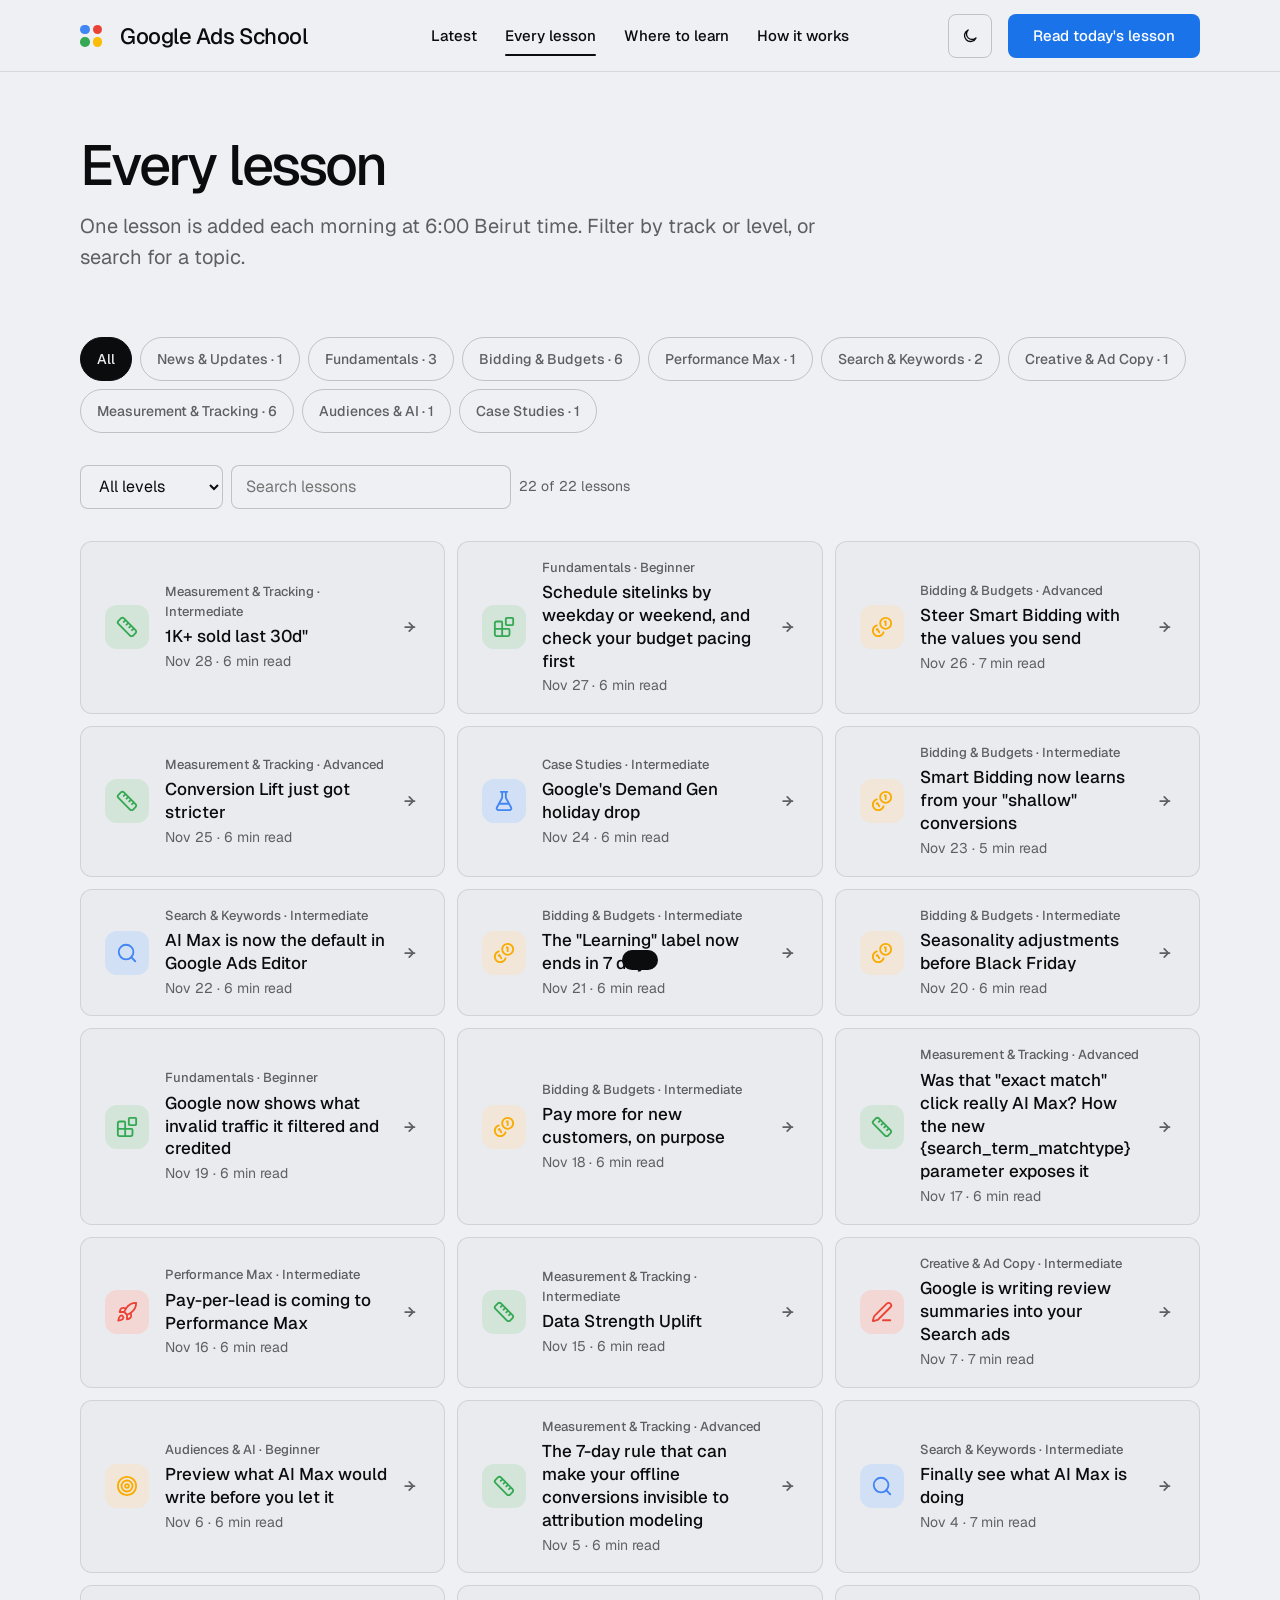
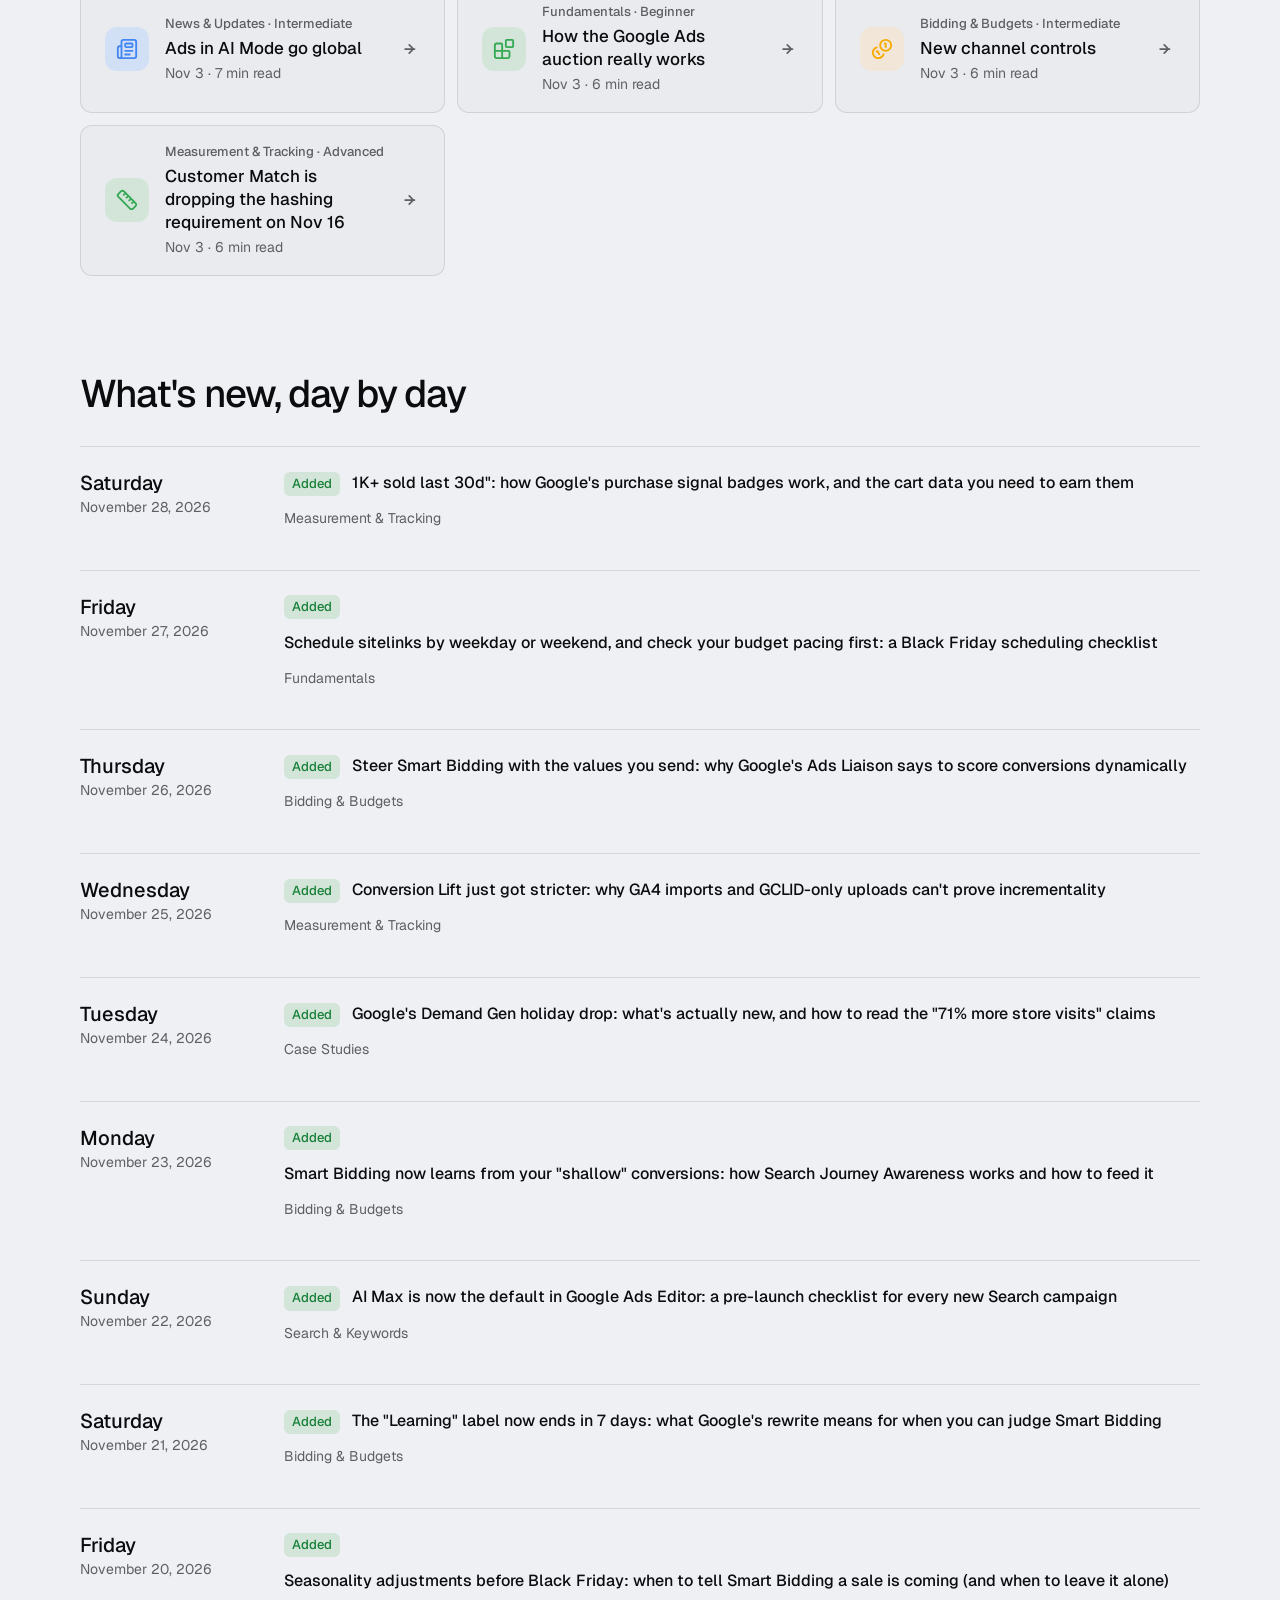
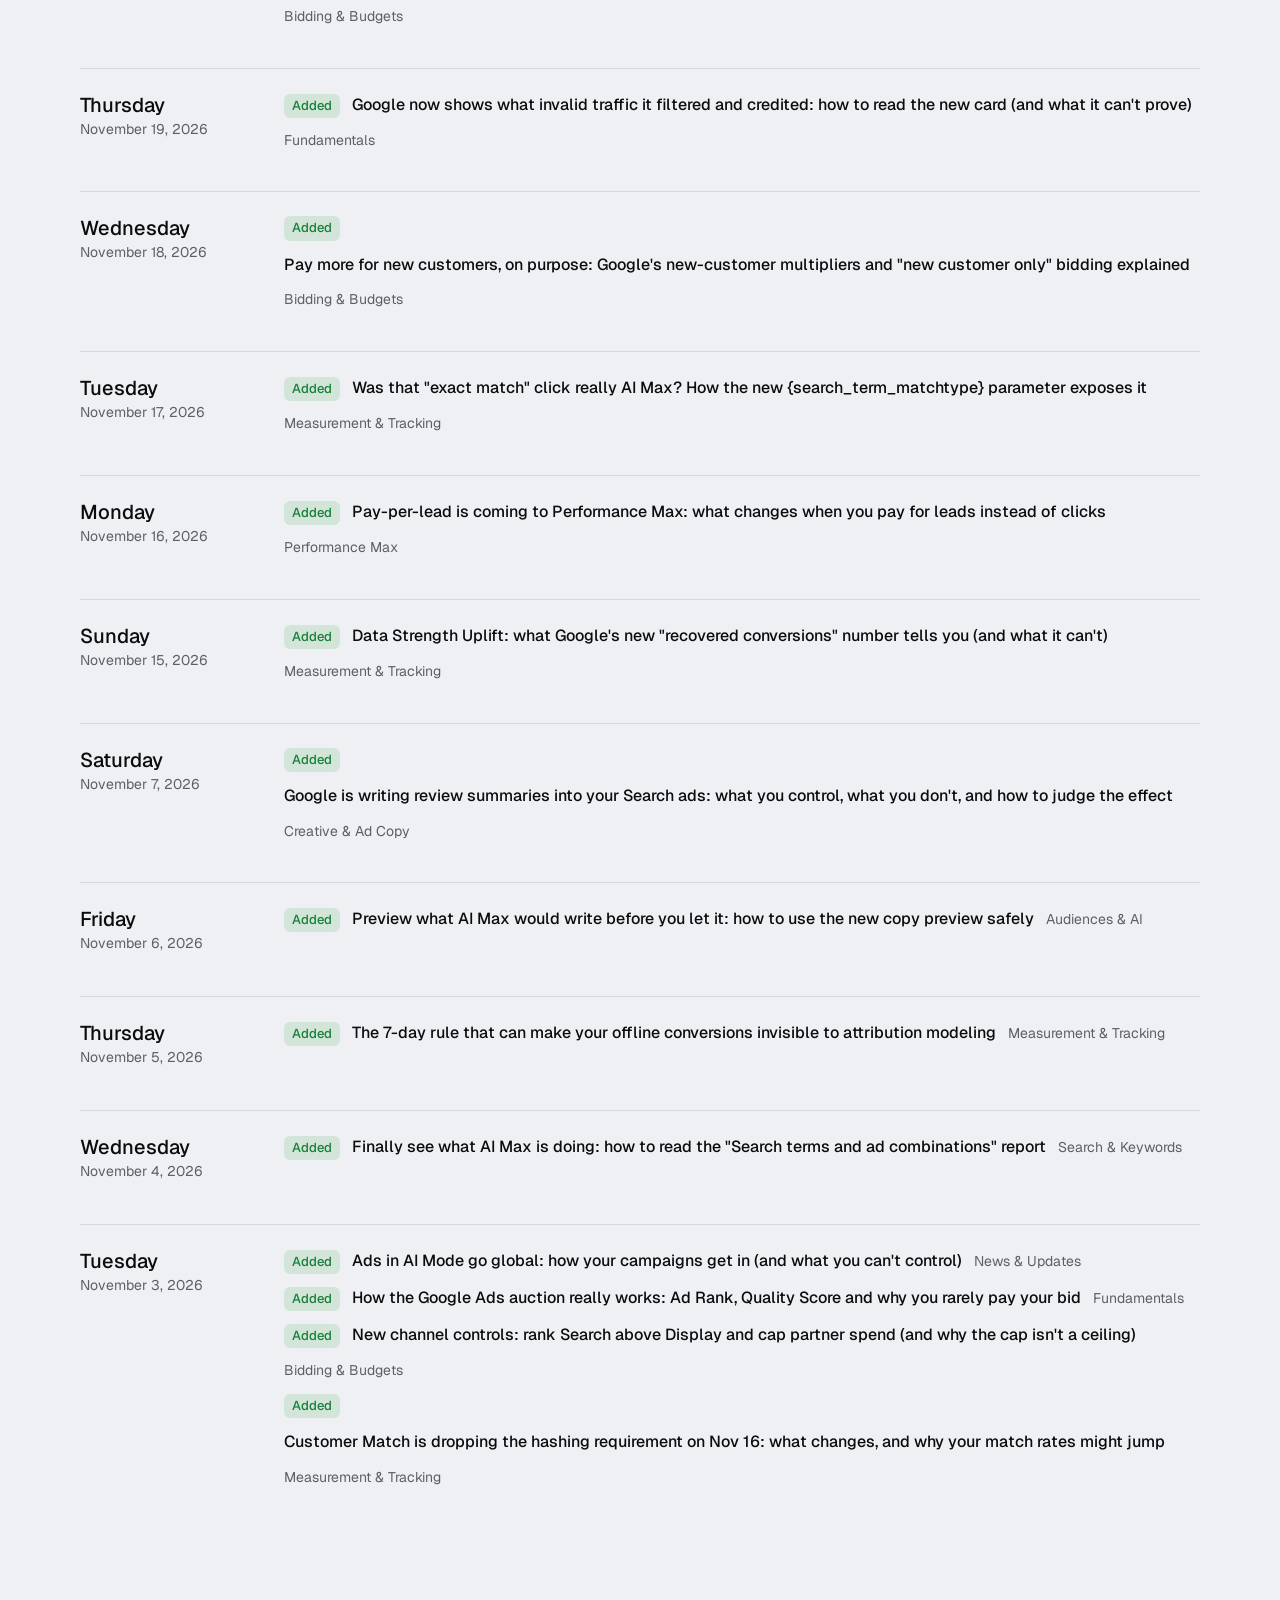
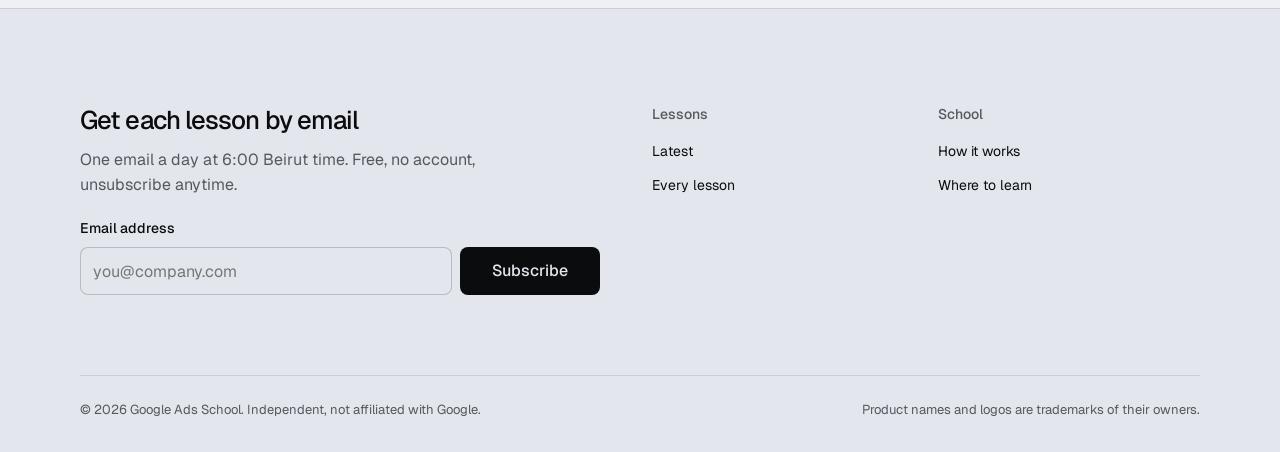
<file: updates.html>
<!doctype html>
<html lang="en" data-radius="soft" data-buttons="solid" data-motion>
<head>
<meta charset="utf-8">
<meta name="viewport" content="width=device-width, initial-scale=1, viewport-fit=cover">
<link rel="icon" href="favicon.svg" type="image/svg+xml">
<meta name="theme-color" content="#eef0f3">
<link rel="preconnect" href="https://fonts.googleapis.com">
<link rel="preconnect" href="https://fonts.gstatic.com" crossorigin>
<link href="https://fonts.googleapis.com/css2?family=Geist:wght@400..700&family=Geist+Mono:wght@400..500&display=swap" rel="stylesheet">
<link rel="stylesheet" href="assets/system.css">
<link rel="stylesheet" href="assets/ui/cards.css">
<link rel="stylesheet" href="assets/motion/motion.css">
<link rel="stylesheet" href="assets/layout/layout.css">
<style>
:root {
  --p-bg: #eef0f3; --p-surface: #e2e5ea; --p-ink: #0b0c0e; --p-muted: #5e5f62;
  --p-accent: #1a73e8; --p-accent-ink: #ffffff; --p-action: #1a73e8; --p-action-ink: #ffffff;
  --p-inv-bg: #0b0c0e; --p-inv-surface: #17181a; --p-inv-ink: #eef0f3; --p-inv-muted: #8e8f92;
  --p-inv-accent: #1a73e8; --p-inv-accent-ink: #ffffff; --p-inv-action: #1a73e8; --p-inv-action-ink: #ffffff;
  --font-display: "Geist", system-ui, sans-serif;
  --font-text: "Geist", system-ui, sans-serif;
  --font-mono: "Geist Mono", ui-monospace, "SFMono-Regular", Menlo, Consolas, monospace;
  --display-weight: 500;
  --display-tracking: -0.035em;
  --display-tracking-xl: -0.045em;
}
</style>
<link rel="stylesheet" href="assets/school.css">
<link rel="stylesheet" href="assets/content.css">
<script src="assets/theme.js"></script>
<title>Every lesson · Google Ads School</title>
<meta name="description" content="Every Google Ads School lesson by track and level, plus a day-by-day log of what was added and updated.">
</head>
<body data-page="updates">
<div id="site-header"></div>
<main id="top">
  <div class="page">
    <div class="wrap">
      <header class="page-head">
        <h1>Every lesson</h1>
        <p>One lesson is added each morning at 6:00 Beirut time. Filter by track or level, or search for a topic.</p>
      </header>
      <div class="filters" id="track-chips" aria-label="Filter by track"></div>
      <div class="filters">
        <label class="sr-only" for="track-select">Track</label>
        <select class="search track-select" id="track-select"></select>
        <label class="sr-only" for="level">Level</label>
        <select class="search" id="level" style="width:auto"><option value="All">All levels</option><option>Beginner</option><option>Intermediate</option><option>Advanced</option></select>
        <label class="sr-only" for="search">Search lessons</label>
        <input class="search" id="search" type="search" placeholder="Search lessons">
        <span class="muted" id="count" style="font-size:14px"></span>
      </div>
      <div class="gs-tiles" id="grid"></div>
    </div>
  </div>
  <div class="page" id="changelog">
    <div class="wrap">
      <div class="block-head"><h2>What's new, day by day</h2></div>
      <div class="updates" id="updates"></div>
    </div>
  </div>
</main>
<div id="site-footer"></div>
<script src="assets/config.js"></script>
<script src="data/index.js"></script>
<script src="assets/app.js"></script>
<script type="module" src="assets/system.js"></script>
<script type="module" src="assets/motion/motion.js"></script>
</body>
</html>
</file>
<file: assets/system.css>
/*
  taste-skill system.css - the one system for the page. Link it first, then assets/ui/cards.css (the
  feature card, its panel and the fragment placements), then set the palette (--p-*), the fonts and
  the radius set on :root in the page (node scripts/start.mjs prints that block).
  Do not add a second grid, spacing scale, type scale, radius scale, button or card style.
*/

/* ---------------------------------------------------------------- tokens */
:root {
  /* palette (hex only; fx.js reads --bg --surface --ink --muted --accent --accent-ink) */
  --p-bg: #ffffff;
  --p-surface: #f4f4f4;
  --p-ink: #111111;
  --p-muted: #6b6b6b;
  --p-accent: #1a4be0;
  --p-accent-ink: #ffffff;
  --p-action: #1a4be0;      /* buttons, links, focus: the accent, or the ink when the accent is too pale */
  --p-action-ink: #ffffff;
  --p-inv-bg: #111111;
  --p-inv-surface: #1c1c1c;
  --p-inv-ink: #f4f4f4;
  --p-inv-muted: #a3a3a3;
  --p-inv-accent: #ffffff;
  --p-inv-accent-ink: #111111;
  --p-inv-action: #ffffff;
  --p-inv-action-ink: #111111;
  /* the lit ground behind UI and in the closing band (references/cards.md), one per page, tech pages only
     (none on kind other, which is flat): <html data-ground="sand|sky|sage|painting">. system.js gives it to every ground
     that holds UI, on light and dark pages alike; --hue on one panel changes only its accent */
  --ground-bg: #d9ccb7; --ground-surface: #e9e0d2; --ground-ink: #2a2622; --ground-muted: #5a534a; --ground-accent: #a8794a;

  /* fonts */
  --font-display: system-ui, -apple-system, "Segoe UI", sans-serif;
  --font-text: system-ui, -apple-system, "Segoe UI", sans-serif;
  --font-mono: ui-monospace, "SFMono-Regular", Menlo, Consolas, monospace;
  --display-weight: 400;    /* headlines 400; 500 on a tech page (software, gaming, hardware) */
  --display-tracking: -0.025em;

  /* the page rhythm (references/layout-v4.md): one section per screen. The header is fixed and
     --nav tall; every section is padded --padt above and --padb (plus the phone action bar, --bar)
     below, and is exactly one or two screens tall (--h: 1 or 2; --hm on a phone). The hero's words
     start --hgap under the header and its content ends --hpadb above the fold. */
  --nav: 72px;
  --padt: 120px;
  --padb: 72px;
  --hgap: 48px;
  --hpadb: 64px;
  --bar: 0px;
  /* grid: one .wrap (alias .container) for the header, every section and the footer, the same
     --gut on both sides: 1280 wide at x 80-1360 at 1440, 342 at x 24-366 at 390 */
  --container: 1280px;
  --gut: 80px;
  --pad: var(--gut);
  --gutter: 24px;

  /* spacing: 4/8 scale */
  --s-1: 4px;  --s-2: 8px;  --s-3: 12px; --s-4: 16px; --s-5: 24px;
  --s-6: 32px; --s-7: 48px; --s-8: 64px; --s-9: 96px; --s-10: 128px;
  --section: 40px;      /* only a .section outside main (the kit's demo pages); every main > section and
                           footer.closing take --padt and --padb */
  --section-band: 56px; /* the same for an older footer outside footer.closing */
  --head-gap: 48px;     /* the one heading-to-content gap, 32 on a phone (layout.css reads it as --ly-head-gap) */
  --card-pad: 16px;     /* card padding (cards.css sets its own for cards with a panel) */
  --card-gap: 16px;     /* gap between cards */

  /* type scale (the only sizes on the page) */
  --t-label: 13px;
  --t-small: 14px;
  --t-body: 16px;
  --t-lead: 18px;
  --t-card: 18px;
  --t-h3: 24px;
  /* straight lines from the phone size at 390 to the desktop size at 1440 (system.md's table) */
  --t-h2: clamp(30px, 1.72vw + 23.3px, 48px);
  --t-h1: clamp(38px, 3.24vw + 25.4px, 72px);
  /* a big number stays a step under the h2 (VI-11): 38 at 1440, 28 at 390, so it never reads as a
     section heading; a stats row and a price set their own, smaller still */
  --t-stat: clamp(28px, .952vw + 24.29px, 38px);

  /* radius: one scale (soft by default; data-radius on <html> switches it) */
  --r-sm: 8px;  --r-md: 12px; --r-lg: 20px; --r-btn: 8px;

  /* controls (fixed here; a page never adds its own) */
  --btn-h: 44px;
  --btn-h-sm: 36px;
  --nav-h: var(--nav);  /* the older name, kept for the kit's files */
  --icon: 16px;         /* small icons: socials, menu chevrons, mono brand marks */

  /* motion: the one UI ease-out (motion.css --m-ease and ui/base.css --u-ease read it; references/motion.md) */
  --ease: cubic-bezier(.2, .8, .2, 1);
  --dur: 180ms;
}
html[data-radius="sharp"] { --r-sm: 4px; --r-md: 6px;  --r-lg: 8px;  --r-btn: 4px; }
html[data-radius="soft"]  { --r-sm: 8px; --r-md: 12px; --r-lg: 20px; --r-btn: 8px; }
html[data-radius="round"] { --r-sm: 10px; --r-md: 16px; --r-lg: 24px; --r-btn: 999px; }
/* the four lit grounds (references/cards.md); sand is the default above. painting goes with
   painterly-landscape (x.ai's daylight sky over olive hills) */
html[data-ground="sky"]      { --ground-bg: #c6d3df; --ground-surface: #d6e0e9; --ground-ink: #25303a; --ground-muted: #4d5964; --ground-accent: #3f6a92; }
html[data-ground="sage"]     { --ground-bg: #cdd6c6; --ground-surface: #dce3d6; --ground-ink: #262d24; --ground-muted: #535b51; --ground-accent: #6c8e63; }
html[data-ground="painting"] { --ground-bg: #79a8d6; --ground-surface: #a6c4e2; --ground-ink: #16212c; --ground-muted: #273949; --ground-accent: #9c9b3c; }
/* cards.css takes its card and panel radii from this scale */
html[data-radius] .card { --c-r: var(--r-lg); }
html[data-radius] .panel { --p-r: var(--r-md); }

/* a phone: the header 56, the sections padded 96 / 48, the hero's words 40 under the header and its
   content ending 24 above the fold, 24 at both sides, 12 between columns */
@media (max-width: 639px) {
  :root { --nav: 56px; --padt: 96px; --padb: 48px; --hgap: 40px; --hpadb: 24px; --gut: 24px; --gutter: 12px; --card-gap: 12px; --head-gap: 32px; }
}
@media (min-width: 640px) {
  :root { --gut: 48px; --section: 48px; --section-band: 72px; --card-pad: 24px; }
}
@media (min-width: 1024px) {
  :root { --gut: 80px; --section: 56px; --section-band: 96px; --card-gap: 24px;
          --t-lead: 20px; --t-card: 20px; --t-h3: 28px; }
  /* a place (and a local service): the 1200 column at x 120-1320 */
  html[data-type="place"] { --gut: 120px; --container: 1200px; }
}
/* a place (VI-06, ST-96, PH-23): its own smaller type (h1 48/53 and 32/37, h2 32/40 and 24/30, titles
   and the sub-line 20 and 18), the Recipe 3 hero's gap under its photograph (40, 24 on a phone),
   square photographs and cards and 2px buttons, whatever data-radius and data-buttons say */
:root[data-type="place"] {
  --hgap: 40px;
  --t-h1: clamp(32px, 1.524vw + 26.06px, 48px);
  --t-h2: clamp(24px, .762vw + 21px, 32px);
  --t-h3: clamp(20px, .381vw + 18.51px, 24px);
  --r-sm: 2px; --r-md: 0px; --r-lg: 0px; --r-btn: 2px;
}
:root[data-type="place"] :is(h1, .t-h1) { line-height: 1.104; }
:root[data-type="place"] :is(h2, .t-h2) { line-height: 1.25; }
@media (max-width: 639px) {
  :root[data-type="place"] { --hgap: 24px; }
  :root[data-type="place"] :is(h1, .t-h1) { line-height: 1.156; }
}

/* ---------------------------------------------------------------- grounds (at most three) */
:root, .ground-base {
  --bg: var(--p-bg); --surface: var(--p-surface); --ink: var(--p-ink); --muted: var(--p-muted);
  --accent: var(--p-accent); --accent-ink: var(--p-accent-ink); --card: var(--p-surface);
  --action: var(--p-action); --action-ink: var(--p-action-ink);
}
.ground-surface {
  --bg: var(--p-surface); --surface: var(--p-bg); --ink: var(--p-ink); --muted: var(--p-muted);
  --accent: var(--p-accent); --accent-ink: var(--p-accent-ink); --card: var(--p-bg);
  --action: var(--p-action); --action-ink: var(--p-action-ink);
}
.ground-inverse {
  --bg: var(--p-inv-bg); --surface: var(--p-inv-surface); --ink: var(--p-inv-ink); --muted: var(--p-inv-muted);
  --accent: var(--p-inv-accent); --accent-ink: var(--p-inv-accent-ink); --card: var(--p-inv-surface);
  --action: var(--p-inv-action); --action-ink: var(--p-inv-action-ink);
}
:root, .ground-base, .ground-surface, .ground-inverse {
  --line: color-mix(in oklab, var(--ink) 11%, transparent);
  --line-strong: color-mix(in oklab, var(--ink) 20%, transparent);
  /* effects (fx.js) and UI fragments (assets/ui) take the colours of the ground they sit on */
  --fx-bg: var(--bg); --fx-surface: var(--surface); --fx-ink: var(--ink); --fx-muted: var(--muted);
  --fx-accent: var(--accent); --fx-accent-ink: var(--accent-ink);
  --ui-font: var(--font-text); --ui-mono: var(--font-mono); --ui-radius: var(--r-md);
}
.ground-base, .ground-surface, .ground-inverse { background: var(--bg); color: var(--ink); }

/* ---------------------------------------------------------------- base */
*, *::before, *::after { box-sizing: border-box; }
/* an anchor lands on the section's top (the judge's frame): the fixed header covers --nav of its --padt */
html { -webkit-text-size-adjust: 100%; scroll-padding-top: 0; scroll-behavior: auto; margin: 0; }
body {
  margin: 0; background: var(--bg); color: var(--ink);
  font: 400 var(--t-body)/1.55 var(--font-text);
  -webkit-font-smoothing: antialiased; text-rendering: optimizeLegibility; overflow-x: clip;
}
img, svg, video, canvas { display: block; max-width: 100%; }
/* hidden means hidden, also on an img the line above makes a block (a menu tab's photograph, a peek photograph) */
[hidden] { display: none !important; }
img, video { height: auto; }
a { color: inherit; text-decoration: none; }
button { font: inherit; color: inherit; }
h1, h2, h3, h4, p, ul, ol, figure, blockquote { margin: 0; }
ul, ol { padding: 0; list-style: none; }
h1, h2, h3, h4 {
  font-family: var(--font-display); font-weight: var(--display-weight);
  letter-spacing: var(--display-tracking); text-wrap: balance; overflow-wrap: break-word;
  /* a long word (a German compound at 390) breaks at a syllable with a hyphen, in the language of <html lang>;
     only words of 10 letters or more, 4 at least on each side, so a short English heading never breaks */
  hyphens: auto; -webkit-hyphens: auto; hyphenate-limit-chars: 10 4 4;
}
h1, .t-h1 { font-size: var(--t-h1); line-height: 1.04; }
h2, .t-h2 { font-size: var(--t-h2); line-height: 1.1; }
h3, .t-h3 { font-size: var(--t-h3); line-height: 1.2; }
h4, .t-card { font-family: var(--font-text); font-weight: 500; font-size: var(--t-card); line-height: 1.3; letter-spacing: -0.01em; }
p { text-wrap: pretty; }
.t-lead  { font-size: var(--t-lead); line-height: 1.5; }
.t-body  { font-size: var(--t-body); line-height: 1.55; }
.t-small { font-size: var(--t-small); line-height: 1.5; }
.t-label { font-size: var(--t-label); font-weight: 500; line-height: 1.4; letter-spacing: 0.01em; }
.t-stat  { font-family: var(--font-display); font-weight: var(--display-weight); font-size: var(--t-stat);
           line-height: 1; letter-spacing: var(--display-tracking); font-variant-numeric: tabular-nums; }
.muted { color: var(--muted); }
.mono  { font-family: var(--font-mono); }
.measure { max-width: 62ch; }
:focus-visible { outline: 2px solid var(--action); outline-offset: 2px; border-radius: 2px; }
::selection { background: color-mix(in oklab, var(--accent) 30%, transparent); }

/* ---------------------------------------------------------------- grid */
.wrap, .container { width: min(100% - 2 * var(--gut), var(--container)); margin-inline: auto; padding-inline: 0; }
.grid { display: grid; grid-template-columns: repeat(12, minmax(0, 1fr)); column-gap: var(--gutter); row-gap: var(--card-gap); }
.grid > * { min-width: 0; grid-column: 1 / -1; }
.section { padding-block: var(--section); }

/* ---------------------------------------------------------------- one section per screen
   The page is a stack of screens. Framed at scrollY = k x the screen height, a shot shows exactly one
   section: the hero alone on the first screen, every other section (and footer.closing, the close and
   the footer in one) exactly one or two screens tall, its h2 first, --padt under its top. Heights
   and padding do it: no pinning, snapping or script.
     <section class="section" id=".." style="--h: 2">     (2 screens; --hm sets a phone's count alone)
       <div class="wrap"> the h2 first, then the content </div>     (the one in-flow child)
     </section>
   A layer (a full-bleed photograph or ground behind the words) is an <img class="layer" aria-hidden="true">
   beside the .wrap. Content must fit: one screen holds 708px of content at 1440x900 (900 - 120 - 72),
   two hold 1,608 (the second screen's part starts --padt under its top with .g2). From 640 to 1279 a
   section keeps at least its screens and grows past them rather than overlap the next. */
main > :is(section, .section), footer.closing {
  position: relative; box-sizing: border-box;
  height: calc(var(--h, 1) * 100vh); height: calc(var(--h, 1) * 100svh);
  padding: var(--padt) 0 calc(var(--padb) + var(--bar));
}
main > :is(section, .section) > :is(.wrap, .container), footer.closing > .wrap { position: relative; z-index: 1; height: 100%; }
main > :is(section, .section) > :is(.wrap, .container):not(.grid) { display: flex; flex-direction: column; }
/* a .wrap that is the section's grid too (class="wrap grid"): its rows start at the top */
main > :is(section, .section) > :is(.wrap, .container).grid { align-content: start; }
/* .fill: the block that takes what the screen leaves under the heading (a photograph, a frame) */
main > :is(section, .section) > .wrap > .fill { flex: 1 1 0; min-height: 0; }
/* two screens as two groups: row 1 the h2 and the first group, row 2 the rest (no second h2), starting
   --padt under the second screen's top, so the second shot looks like any other section */
main > :is(section, .section).g2, footer.closing.g2 { --h: 2; }
main > :is(section, .section).g2 > :is(.wrap, .container), footer.closing.g2 > .wrap { display: grid; grid-template-rows: minmax(0, 1fr) minmax(0, 1fr); row-gap: calc(var(--padt) + var(--padb) + var(--bar)); }
main > :is(section, .section).g2 > :is(.wrap, .container) > *, footer.closing.g2 > .wrap > * { min-height: 0; align-self: start; }
main > :is(section, .section).g2 > :is(.wrap, .container) > :is(.group, .fill) { align-self: stretch; }
/* a group: one screen's part of a .g2 section (its h2 and first rows, or the rest) */
.group { display: flex; flex-direction: column; min-height: 0; }
/* each screen's card row runs down to that screen's foot (the cards stretch, their panels grow), so
   the second screen of a .g2 is never a short row over an empty ground; both rows end on the same line */
@media (min-width: 1024px) {
  main > :is(section, .section).g2 > .wrap > .grid:last-child,
  main > :is(section, .section).g2 > .wrap > .group > .grid:last-child { align-self: stretch; flex: 1 1 auto; min-height: 0; }
}
.group > .fill { flex: 1 1 0; min-height: 0; }
@media (min-width: 640px) and (max-width: 1279px) {
  main > :is(section, .section):not(.hero, .section--hero), footer.closing {
    height: auto; min-height: calc(var(--h, 1) * 100vh); min-height: calc(var(--h, 1) * 100svh);
  }
  /* the section is a column and its .wrap takes all of it, so a .fill (a photograph, a frame) still
     grows to the section's foot (a min-height percentage would not resolve, leaving it at its least) */
  /* :where() keeps it at no weight, so a page's own phone- or tablet-only hiding (section.desk-only { display: none }) wins */
  :where(main > :is(section, .section):not(.hero, .section--hero), footer.closing) { display: flex; flex-direction: column; }
  main > :is(section, .section):not(.hero, .section--hero) > :is(.wrap, .container), footer.closing > .wrap { flex: 1 0 auto; height: auto; min-height: 0; }
}
/* a phone: lvh (the screen with its bars hidden) for every section but the hero; --hm when stacking
   makes the content taller than the desktop count */
@media (max-width: 639px) {
  /* at least its screens, never less: content a screen cannot hold makes the section taller (the rhythm
     check then asks for --hm: 2 or less content); a fixed height would lay its last rows over the next
     section, the fault the phone shots showed most (a list under the closing heading and its button) */
  main > :is(section, .section):not(.hero, .section--hero), footer.closing {
    height: auto; min-height: calc(var(--hm, var(--h, 1)) * 100vh); min-height: calc(var(--hm, var(--h, 1)) * 100lvh);
  }
  /* one grid row at least the screens tall that grows with the .wrap's content: the .wrap is stretched to
     it, so its .fill and its two groups still share a definite height */
  /* (at no weight, as on the tablet: a page's own section.desk-only { display: none } still hides it) */
  :where(main > :is(section, .section):not(.hero, .section--hero):has(> :is(.wrap, .container)), footer.closing) {
    display: grid; grid-template-columns: minmax(0, 1fr); grid-template-rows: 1fr; grid-auto-rows: auto;
  }
  main > :is(section, .section):not(.hero, .section--hero) > :is(.wrap, .container), footer.closing > .wrap { height: auto; }
  main > :is(section, .section).g2m, footer.closing.g2m { --hm: 2; }
  main > :is(section, .section).g2m > :is(.wrap, .container), footer.closing.g2m > .wrap { display: grid; grid-template-rows: minmax(0, 1fr) minmax(0, 1fr); row-gap: calc(var(--padt) + var(--padb) + var(--bar)); }
  /* stacked in one, the two groups keep the open cards' 32px, so the first group's last panel never meets
     the next card's title */
  main > :is(section, .section).g2:not(.g2m) > :is(.wrap, .container) { display: flex; row-gap: var(--s-6); }
  /* what the two screens leave goes around the second group, so it opens below the header, not on the fold */
  main > :is(section, .section).g2:not(.g2m) > :is(.wrap, .container) > :last-child { margin-block: auto; }
  main > :is(section, .section).g2:not(.g2m) > :is(.wrap, .container) > * { align-self: stretch; }
}
/* a layer: the photograph or ground of a whole section, under its words, edge to edge */
main > :is(section, .section) > :is(img, video, canvas, picture).layer,
footer.closing > :is(img, video, canvas, picture).layer {
  position: absolute; inset: 0; z-index: 0; width: 100%; height: 100%; max-width: none; object-fit: cover; object-position: var(--pos, 50% 50%);
}
main > :is(section, .section) > picture.layer > img { width: 100%; height: 100%; object-fit: cover; }

/* the hero: exactly the first screen, the fixed header over its top. Its words start --hgap under the
   header (--photo adds a full-bleed photograph's height above them on a place); its content ends
   --hpadb above the fold, and nothing of the next section shows, at 1440, 1024, 820 and 390.
     <section class="hero hero--<type>"><div class="wrap"><div class="hero-text"> .. </div>[one strip]</div></section>
   .hero-text holds the whole composition (the words, and the picture or window beside or under them);
   one docked strip (logos, three facts) may follow it, at most 96px, desktop only. */
main > :is(.hero, .section--hero) {
  height: 100vh; height: 100svh; min-height: 0;
  padding: calc(var(--nav) + var(--photo, 0px) + var(--hgap)) 0 calc(var(--hpadb) + var(--bar));
}
:is(.hero, .section--hero) > .wrap { height: 100%; display: grid; grid-template-rows: minmax(0, 1fr) auto; row-gap: var(--s-7); }
:is(.hero, .section--hero) > .wrap > .hero-text { min-height: 0; }
/* a phone: the hero is at least the first screen and grows when a short phone (320x640) cannot hold its
   words, buttons and picture, so nothing of it lies over the next section or under the header */
@media (max-width: 639px) {
  main > :is(.hero, .section--hero) { height: auto; min-height: 100vh; min-height: 100svh; }
  main > :is(.hero, .section--hero):has(> :is(.wrap, .container)) { display: grid; grid-template-columns: minmax(0, 1fr); grid-template-rows: 1fr; grid-auto-rows: auto; }
  main > :is(.hero, .section--hero) > :is(.wrap, .container) { height: auto; }
}
:is(.hero, .section--hero) > .wrap > .hero-strip { grid-row: 2; max-height: 96px; }
@media (max-width: 639px) { :is(.hero, .section--hero) > .wrap > .hero-strip { display: none; } }
.section--hero .section-head { max-width: 860px; }
/* the starter's own hero (hero-split): the words on span-5 top-aligned, the picture on span-6 start-7
   as tall as the hero's content box (at most 716 at 1440x900); a phone stacks words, then the picture
   in what is left */
.hero-text.hero-split { height: 100%; align-items: stretch; }
.hero-split > .hero-copy { align-self: start; }
.hero-split > .hero-visual { position: relative; min-height: 0; height: 100%; }
@media (max-width: 1023px) {
  .hero-text.hero-split { display: flex; flex-direction: column; gap: var(--s-6); }
  .hero-split > .hero-visual { flex: 1 1 0; min-height: 200px; height: auto; }
}
.hero-copy > * + * { margin-top: var(--s-5); }
/* the h1 first in the words' column: its capitals start on the picture's top line, not the line box's
   (the leading above the capitals would put the words about 12px under the photograph's top) */
.hero-copy > h1:first-child { text-box: trim-start cap alphabetic; }
.hero-copy > .btn-row { margin-top: var(--s-6); }
/* three short facts at the foot of the words' column, on the picture's bottom line (no dead space
   under the buttons): <dl class="hero-facts"><div><dt>..</dt><dd>..</dd></div> x3</dl> */
@media (min-width: 1024px) {
  .hero-split > .hero-copy { height: 100%; display: flex; flex-direction: column; }
  .hero-split > .hero-copy > .hero-facts { margin-top: auto; }
}
.hero-facts { display: grid; grid-template-columns: repeat(3, minmax(0, 1fr)); gap: var(--s-5) var(--gutter); margin: 0; }
.hero-facts > div { display: grid; gap: var(--s-1); align-content: start; }
.hero-facts dt { font-size: var(--t-small); color: var(--muted); }
.hero-facts dd { margin: 0; font-weight: 500; }
@media (max-width: 1023px) { .hero-facts { display: none; } }
/* a notice line above the h1 (changed hours, a delivery cut-off): one line with a number, static,
   starting on the left line like the h1 under it */
.hero-notice { font-size: var(--t-small); font-weight: 500; color: var(--ink); }
.hero-notice b, .hero-notice strong { font-weight: 500; color: var(--accent); }
.hero-copy > .hero-notice + h1 { margin-top: var(--s-5); }

/* a phone: open tiles from a row of three or four (rooms, goods, beans) go two-up, an odd last one
   across the row, so a row of three fits one 844px screen (stacked one under another they need two) */
@media (max-width: 639px) {
  .grid > .tile:is(.span-3, .span-4) { grid-column: auto / span 6; }
  .grid > .tile:is(.span-3, .span-4):nth-child(odd of .tile):nth-last-child(1 of .tile) { grid-column: 1 / -1; }
  .grid > .tile:is(.span-3, .span-4) .tile__head { flex-wrap: wrap; gap: 0 var(--s-2); }
}
/* a phone: open cards (words on the ground, the panel under them) stacked one under another keep 32px
   between a panel's foot and the next card's title, so a title never reads as the panel's caption */
@media (max-width: 639px) { .grid:has(> .card--open) { row-gap: var(--s-6); } }
/* a phone stacks a two-screen section's four open tiles into its two screens: their panels take 180px (a wide
   crop), so the h2 and the first two tiles of two lines each end on the first screen and the four inside both,
   not a third of a screen past. A page that sets its group's own --p-h (#features .panel) sets its phone value
   too, as the starter does */
@media (max-width: 639px) { main > :is(section, .section).g2 .card--open > .panel { --p-h: 180px; } }
/* spans: desktop >= 1024. Tablet 640-1023: text cards on span-3 and span-6 go two-up; cards with a
   panel (a visual needs the width; the one exception is a span-6 pair, below)
   and everything else (split text and visuals, span-4 cards, span-5/7/8 blocks) take the full row, so a split stacks and no row is left half empty. Phone < 640: one column. */
@media (min-width: 640px) and (max-width: 1023px) {
  .grid > .card.span-3:not(:has(> .panel)), .grid > .card.span-6:not(:has(> .panel)) { grid-column: auto / span 6; }
  /* the one exception with a panel: a 2x2 (or a pair) of span-6 cards stays two-up from 720px (a panel
     of about 310px and more, wide enough for a kit fragment), so four cards take one or two screens
     at 768-820 instead of a card per row (four stacked panels run past two screens). Split cards and
     every other span keep the full row. Under 720 a card per row. */
  @media (min-width: 720px) {
    .grid > .card.span-6:has(> .panel):not(.card--split) { grid-column: auto / span 6; }
    .grid > .card.span-6:has(> .panel):not(.card--split):nth-child(odd of .card.span-6):nth-last-child(1 of .card.span-6) { grid-column: 1 / -1; }
  }
  /* open tiles (rooms, models, people, a photo pair) go two-up; an odd last one takes the row */
  .grid > .tile:is(.span-3, .span-4, .span-6) { grid-column: auto / span 6; }
  .grid > .tile:is(.span-3, .span-4, .span-6):nth-child(odd of .tile):nth-last-child(1 of .tile) { grid-column: 1 / -1; }
}
@media (min-width: 1024px) {
  .span-2  { grid-column: auto / span 2; }
  .span-3  { grid-column: auto / span 3; }
  .span-4  { grid-column: auto / span 4; }
  .span-5  { grid-column: auto / span 5; }
  .span-6  { grid-column: auto / span 6; }
  .span-7  { grid-column: auto / span 7; }
  .span-8  { grid-column: auto / span 8; }
  .span-9  { grid-column: auto / span 9; }
  .span-10 { grid-column: auto / span 10; }
  .span-12 { grid-column: auto / span 12; }
  .start-1 { grid-column-start: 1; } .start-2 { grid-column-start: 2; } .start-3 { grid-column-start: 3; }
  .start-5 { grid-column-start: 5; } .start-6 { grid-column-start: 6; } .start-7 { grid-column-start: 7; }
  .start-4 { grid-column-start: 4; } .start-8 { grid-column-start: 8; } .start-9 { grid-column-start: 9; }
  .start-10 { grid-column-start: 10; }
  /* a split is top-aligned: the words' first line and the picture's top on one line (never centred
     against each other, never mirrored: text left, the visual right, on every split of the page) */
  .grid--middle, .grid--top { align-items: start; }
}
/* card rows: every card in a row the same height (a plain .grid stretches them) */
.grid:is(.grid--middle, .grid--top) > .card { align-self: stretch; }
/* 1024-1279: a span-4 card's panel would be about 220px wide, too narrow for real UI. Cards with a
   panel on span-4 go two-up, a span-8 one takes the row, and an odd last one takes the row too
   (steps, proof row: two, then one wide; bento: the wide card, then the four small ones two by two) */
@media (min-width: 1024px) and (max-width: 1279px) {
  .grid > .card.span-4:has(> .panel) { grid-column: auto / span 6; }
  .grid > .card.span-8:has(> .panel),
  .grid > .card.span-4:has(> .panel):nth-child(odd of .card.span-4):nth-last-child(1 of .card.span-4) { grid-column: 1 / -1; }
}

/* ---------------------------------------------------------------- section heading */
.section-head { max-width: 760px; margin-bottom: var(--head-gap); display: grid; gap: var(--s-4); }
/* every heading starts on the left line (a centred head among left ones reads as a mistake): the
   old centred head is left-aligned too */
.section-head--center { text-align: left; justify-items: start; }
/* a head row: the h2 (and its line) left, one link or the section's button at the right line */
.section-head--split { max-width: none; display: flex; align-items: end; justify-content: space-between; gap: var(--s-5); flex-wrap: wrap; }
.section-head--split > div { display: grid; gap: var(--s-4); max-width: 760px; }
.section-head p { color: var(--ink); font-size: var(--t-lead); line-height: 1.5; max-width: 60ch; }
.section-head--row { max-width: none; display: flex; align-items: end; justify-content: space-between; gap: var(--s-5); flex-wrap: wrap; }
.section-head--row > div { display: grid; gap: var(--s-4); max-width: 760px; }
/* the hero row (hero-product, hero-cycle): the h1 and its line left, the buttons right, across 1280 */
.section--hero .section-head--row { max-width: none; }

/* ---------------------------------------------------------------- buttons (one pair, a dealt look)
   One pair a page, .btn--primary and .btn--secondary, in the look dealt with the page (sections.md)
   and set once on <html data-buttons>; the markup never changes:
     solid  filled primary, outlined secondary, the radius scale (Figma; the default)
     pill   pills, a chevron after the primary's label, a tinted secondary (x.ai)
     tonal  the radius scale, a tinted secondary with no outline (Linear, Vercel)
     arrow  an arrow after the primary's label; the secondary is a text link with an arrow (Stripe)
     block  near-square corners, 48px tall; the secondary is an underlined text link (shops, hotels) */
.btn {
  display: inline-flex; align-items: center; justify-content: center; gap: var(--s-2);
  height: var(--btn-h); padding: 0 var(--s-5); border-radius: var(--r-btn); border: 1px solid transparent;
  font: 500 var(--t-body)/1 var(--font-text); letter-spacing: 0; white-space: nowrap; cursor: pointer;
  transition: background-color var(--dur) var(--ease), color var(--dur) var(--ease), border-color var(--dur) var(--ease), text-decoration-color var(--dur) var(--ease);
}
.btn--primary { background: var(--action); color: var(--action-ink); }
.btn--primary:hover { background: color-mix(in oklab, var(--action) 86%, var(--ink)); }
/* an inverted primary (the action is the ground's ink: a brand band, a lit ground): its hover steps toward the ground, as the filled one steps toward the ink */
.ground-brand .btn--primary:hover { background: color-mix(in oklab, var(--action) 88%, var(--bg)); }
/* the ground's own colour with a clear border: never grey on grey, readable on an effect too */
.btn--secondary { background: var(--bg); color: var(--ink); border-color: var(--line-strong); }
.btn--secondary:hover { background: color-mix(in oklab, var(--bg) 94%, var(--ink)); border-color: color-mix(in oklab, var(--ink) 35%, transparent); }
.btn--sm { height: var(--btn-h-sm); padding: 0 var(--s-4); font-size: var(--t-small); }
html[data-buttons="pill"] { --r-btn: 999px; }
html[data-buttons="block"] { --r-btn: 2px; --btn-h: 48px; }
html:is([data-buttons="pill"], [data-buttons="tonal"]) .btn--secondary { background: color-mix(in oklab, var(--ink) 8%, var(--bg)); border-color: transparent; }
html:is([data-buttons="pill"], [data-buttons="tonal"]) .btn--secondary:hover { background: color-mix(in oklab, var(--ink) 14%, var(--bg)); border-color: transparent; }
/* arrow and block: the secondary is a text link at the button's height (no box: one button look) */
html:is([data-buttons="arrow"], [data-buttons="block"]) .btn--secondary {
  background: none; border-color: transparent; padding-inline: var(--s-2);
  text-decoration: underline; text-underline-offset: 4px; text-decoration-color: var(--line-strong);   /* the .link look */
}
html:is([data-buttons="arrow"], [data-buttons="block"]) .btn--secondary:hover { background: none; border-color: transparent; text-decoration-color: currentColor; }
/* the glyph after a label: a chevron (pill) or an arrow (arrow), drawn so every font shows the same */
html[data-buttons="pill"] .btn--primary::after,
html[data-buttons="arrow"] :is(.btn--primary, .btn--secondary)::after {
  content: ""; flex: none; width: 12px; height: 12px; margin-right: -2px; background: currentColor;
  -webkit-mask: var(--btn-glyph) center / contain no-repeat; mask: var(--btn-glyph) center / contain no-repeat;
  transition: transform var(--dur) var(--ease);
}
html[data-buttons="pill"] { --btn-glyph: url("data:image/svg+xml,%3Csvg xmlns='http://www.w3.org/2000/svg' viewBox='0 0 12 12'%3E%3Cpath d='M4.5 2.5 8 6l-3.5 3.5' fill='none' stroke='black' stroke-width='1.6' stroke-linecap='round' stroke-linejoin='round'/%3E%3C/svg%3E"); }
html[data-buttons="arrow"] { --btn-glyph: url("data:image/svg+xml,%3Csvg xmlns='http://www.w3.org/2000/svg' viewBox='0 0 12 12'%3E%3Cpath d='M1.5 6h8.5M6.5 2.5 10 6l-3.5 3.5' fill='none' stroke='black' stroke-width='1.5' stroke-linecap='round' stroke-linejoin='round'/%3E%3C/svg%3E"); }
@media (hover: hover) and (pointer: fine) { html:is([data-buttons="pill"], [data-buttons="arrow"]) .btn:hover::after { transform: translateX(3px); } }
.btn:active { transform: translateY(1px) scale(.985); }
.btn--arrow::after { content: "\2192"; transition: transform var(--dur) var(--ease); }
@media (hover: hover) and (pointer: fine) { .btn--arrow:hover::after { transform: translateX(3px); } }
/* the drawn arrow (assets/motion: its stem grows and its head moves 3px on hover), the last child of
   a primary button, a pill or a link: <svg class="m-arrow" viewBox="0 0 12 12" aria-hidden="true">
   <path class="m-arrow__stem" d="M1 6h8"/><path class="m-arrow__head" d="M4.5 2.5 8 6l-3.5 3.5"/></svg>.
   It replaces the dealt glyph, so a button never shows two */
.m-arrow { flex: none; width: 12px; height: 12px; margin-right: -2px; overflow: visible;
           fill: none; stroke: currentColor; stroke-width: 1.6; stroke-linecap: round; stroke-linejoin: round; }
.btn--xl .m-arrow { width: 0.62em; height: 0.62em; stroke-width: 1.4; }
:is(.btn, .link, .pill):has(> .m-arrow)::after { content: none; display: none; }
.btn-row { display: flex; flex-wrap: wrap; gap: var(--s-3); align-items: center; }
.section-head--center .btn-row { justify-content: center; }
/* on the phone every button row stacks full width */
@media (max-width: 639px) {
  .btn-row { flex-direction: column; align-items: stretch; width: 100%; justify-self: stretch; }
  /* full width, the second action is a text link at the button's height under the filled one (an
     outline across the whole screen reads as a rule, a pale fill as a switched-off button) */
  .btn-row > .btn--secondary { background: none; border-color: transparent; text-decoration: underline; text-underline-offset: 4px; text-decoration-color: var(--line-strong); }
  .section-head--split > .btn { width: 100%; }
}
.link { display: inline-flex; align-items: center; gap: var(--s-2); font-weight: 500; color: var(--ink);
        text-decoration: underline; text-decoration-color: var(--line-strong); text-underline-offset: 4px;
        transition: text-decoration-color var(--dur) var(--ease); }
.link:hover { text-decoration-color: currentColor; }
.link::after { content: "\2192"; display: inline-block; text-decoration: none; transition: transform var(--dur) var(--ease); }
@media (hover: hover) and (pointer: fine) { .link:hover::after { transform: translateX(3px); } }
.pill { display: inline-flex; align-items: center; gap: var(--s-2); height: 32px; padding: 0 var(--s-3);
        border-radius: 999px; border: 1px solid var(--line); background: var(--card);
        font-size: var(--t-label); color: var(--ink); }
.pill .muted { color: var(--muted); }

/* ---------------------------------------------------------------- card (one style) */
.card {
  display: flex; flex-direction: column; gap: var(--s-2); min-width: 0;
  background: var(--card); border: 1px solid var(--line); border-radius: var(--r-lg); padding: var(--card-pad);
}
/* small titles in the text face: a display face at 20px (a condensed or hairline serif) reads smaller than the body */
.card > h3, .card > h4, .card--plan h3 { font-family: var(--font-text); font-weight: 500; font-size: var(--t-card); line-height: 1.3; letter-spacing: -0.01em; }
/* the type floor (system.md): text people read is 16px or more in ink; cards.css sets it for its
   card text, this for a plain card's lines */
.card > p { color: var(--ink); font-size: var(--t-body); max-width: 52ch; }
/* at most two boxes one inside the other (sections.md): a card whose panel holds UI drops its own
   box, so its title and lines sit on the page ground over the panel (Figma's tiles), or runs the
   panel flush to its sides and bottom (cards.css .panel--flush) */
.card.card--open { --c-pad: 0px; background: none; border: 0; box-shadow: none; padding: 0; overflow: visible; }
.card.card--open > .panel { margin: var(--s-5) 0 0; border-radius: var(--r-lg); }
.card.card--open > .panel--top { margin: 0 0 var(--s-5); }
.card--plan.is-featured { border-color: var(--action); box-shadow: inset 0 0 0 1px var(--action); }
/* cards.css (linked after this file) sets .card { gap: 0 } for feature cards; a plan keeps its 16px rows */
.card.card--plan { gap: var(--s-4); }

/* ---------------------------------------------------------------- visuals: panels and frames
   A card's .panel (the inset visual), .stage and the placements (.at-corner, .at-rise, .at-over,
   .at-right, .at-center, .stage--fade-*) come from assets/ui/cards.css (references/cards.md).
   This file adds the frames (hero, split, square, closing band) and lets a .stage work inside them.
   The grounds' colours: system.js lights every ground that holds UI (see there). */
:not(.card) > .panel { border-radius: var(--p-r, var(--r-md)); }   /* a panel on its own: four round corners */
.menu-card .panel { --p-h: 160px; }
.frame {
  position: relative; isolation: isolate; overflow: clip; display: flex; align-items: center; justify-content: center;
  background: var(--surface); border-radius: var(--r-lg); border: 1px solid var(--line);
  padding: clamp(var(--s-4), 4vw, var(--s-7));
}
/* a zero-width spacer keeps --ratio (height / width) as the frame's minimum height */
.frame::before { content: ""; flex: none; width: 0; padding-top: var(--ratio, 0px); }
/* an object or scene (assets/objects) and a photograph (.frame__img) fill the frame themselves */
.frame > :not(canvas, .stage, .loop-pause, .frame__fx, .frame__img, [data-print], [data-scene], .print3d) { position: relative; max-width: 100%; min-width: 0; }
/* a photograph is a plain rectangle in its frame: no border, no print, no filter */
.frame--photo { padding: 0; border: 0; }
/* .frame--fill: as tall as its row (a split's picture beside the words, down to the section's foot);
   stacked on a tablet or a phone it takes what the screen leaves, at least 200px */
.frame--fill { height: 100%; }
@media (max-width: 1023px) {
  .grid.fill:has(> .frame--fill) { display: flex; flex-direction: column; gap: var(--s-6); }
  .grid.fill > .frame--fill { flex: 1 1 0; height: auto; min-height: 200px; }
}
/* a split's words as a column: the last block (stats, a link) on the picture's bottom line */
.split-col { display: flex; flex-direction: column; gap: var(--s-5); }
@media (min-width: 1024px) { .split-col { height: 100%; } .split-col > .split-col__end { margin-top: auto; } }
:is(.frame, .panel) > .frame__img { position: absolute; inset: 0; z-index: 0; width: 100%; height: 100%; max-width: none; object-fit: cover; }
.frame--portrait { --ratio: 125%; }
/* the product stage (hero-product): wide, the product whole on it; a phone gets a tall stage */
.frame--stage { --ratio: 50%; }
@media (max-width: 639px) { .frame--stage, .frame--portrait { --ratio: 120%; } }
.frame--hero { padding: clamp(24px, 5vw, 64px); }
.frame--split { --ratio: 80%; }
.frame--square { --ratio: 100%; }
/* the closing band: the hero's echo, lit with the page's ground (sand, sky, sage or painting) on light
   and dark pages alike, so its text and buttons take that ground's ink. Its effect sits on a layer of
   its own, <div class="frame__fx" data-fx="..">, held still and calm where the text sits (system.js) */
.frame--cta { min-height: 420px; }
/* .frame--lit: the same for an object's frame that holds a few words in its clear half (the
   product statement's facts in a .frame__text, lower left; the object stands right of centre) */
.frame--cta, .frame--lit {
  border-color: transparent; background: var(--ground-bg); color: var(--ground-ink);
  --bg: var(--ground-surface); --surface: var(--ground-surface); --ink: var(--ground-ink); --muted: var(--ground-muted);
  --action: var(--ground-ink); --action-ink: var(--ground-surface);
  --line: color-mix(in oklab, var(--ground-ink) 12%, transparent); --line-strong: color-mix(in oklab, var(--ground-ink) 24%, transparent);
}
.frame > .frame__fx { position: absolute; inset: 0; z-index: 0; }
/* on a light page the buttons on a lit ground keep the page's own action colour: one action, one look
   (a dark page keeps the lit ground's ink, which reads on the bright ground) */
html:not([data-tone="dark"]) :is(.frame--cta, .frame--lit, .footer--statement) { --action: var(--p-action); --action-ink: var(--p-action-ink); }
/* a card on a photograph (a booking form over the room): the card holds the page's colours */
.frame--photo:has(> .card) { padding: clamp(var(--s-5), 5vw, var(--s-8)) clamp(var(--s-4), 4vw, var(--s-7)); }
.frame--photo > .card { position: relative; z-index: 1; width: min(100%, 480px); }   /* flat: no shadow at rest (ST-97) */
.frame--cta > .frame__fx { opacity: .85; }
.frame--lit > .frame__text { z-index: 2; align-self: flex-end; margin-right: auto; width: min(100%, 360px); display: grid; gap: var(--s-5); }
/* 2:1 on a desktop; a phone gets 2:3, the words at the top and the object smaller and low under
   them (its hero preset), so the facts never touch the object */
.frame--lit { --ratio: 50%; }
@media (max-width: 639px) { .frame--lit { --ratio: 150%; } .frame--lit > .frame__text { align-self: flex-start; } }
@media (max-width: 639px) { .frame--split { --ratio: 100%; } }
/* A hero, wide or split frame (x.ai's hero window): --w on the rising fragment's slot (its true width)
   centres it while it fits; anchored 24px in and cut by the right edge once the frame is narrower.
   --pair on the .stage (the main fragment's width plus the part of the second that sticks out)
   centres the pair; below 1024 the main one alone. In a card's panel cards.css places it (.at-corner,
   .at-rise, .at-right; a centred .at-rise.fit narrows with the panel), as its recipe says. */
.frame > .stage > .at-rise { --ax: max(24px, calc(50% - var(--w, 64%) / 2)); }
.frame--hero > .stage > .at-rise { --ax: max(24px, calc(50% - var(--pair, var(--w, 64%)) / 2)); }
.frame--hero > .stage > .at-over { --bx: max(24px, calc(50% - var(--pair, 800px) / 2)); }
@media (max-width: 1023px) { .frame--hero > .stage > .at-rise { --ax: max(24px, calc(50% - var(--w, 64%) / 2)); } }
/* a frame holding a cards.css .stage: the stage fills it and places the fragments (references/cards.md);
   the hero and wide frames are 16:7 and square on a phone; below 1024 only the main fragment shows */
.frame:has(> .stage) { padding: 0; }
.frame--hero:has(> .stage) { aspect-ratio: 16 / 7; }
@media (max-width: 1023px) {
  .frame--hero:has(> .stage) { aspect-ratio: 3 / 2; }   /* a tablet: room for the main fragment's rows */
}
/* a tablet held upright (820x1180): a taller frame, so the hero fills the screen without a gap */
@media (min-width: 640px) and (max-width: 1023px) and (orientation: portrait) {
  .frame--hero:has(> .stage) { aspect-ratio: 4 / 3; }
}
@media (max-width: 1023px) {
  .frame--hero > .stage > :is(.at-over, .at-over-l) { display: none; }
}
/* a split frame is about 440-560px wide from 1024 to 1279: the main piece alone there */
@media (min-width: 1024px) and (max-width: 1279px) {
  .frame--split > .stage > :is(.at-over, .at-over-l) { display: none; }
}
@media (max-width: 639px) {
  .frame--hero:has(> .stage) { aspect-ratio: 1; }
  .frame > .stage > :is(.at-over, .at-over-l) { display: none; }
  /* phone: cards.css sets a fragment 16px in on both sides, and system.js holds every loop on its
     finished picture, so no pause button lands on the UI */
}
/* a small object on a focal tile (.at-center): its true width (--w, 288px for the slider), narrowed
   on a small panel so 24px of ground always shows on both sides (a span-4 panel is 304px at 1280) */
.stage > .at-center { width: calc(100% - 48px); max-width: var(--w, 288px); }
.stage > .at-center > :is([data-ui], .ui) { width: 100%; max-width: none; }
/* .to-edge stretches a fragment's surface past the bottom (cards.css); doc's surface is its page */
.stage > .to-edge > .ui-doc > .ui-doc__page { min-height: 100%; }
/* .hero-stage: whole fragments side by side in a frame, never overlapping or cut (a row of app
   screens); the first is the main one, and the ones that no longer fit drop out from the end */
.hero-stage { container: hero-stage / inline-size; width: 100%; }
.hero-stage__row { display: flex; align-items: center; justify-content: center; gap: var(--s-5); }
.hero-stage__row > * { flex: none; max-width: 100%; }
@container hero-stage (max-width: 1060px) { .hero-stage__row > :nth-child(n + 3) { display: none; } }
@container hero-stage (max-width: 740px)  { .hero-stage__row > :nth-child(n + 2) { display: none; } }
/* the pause button on every visual that moves by itself for more than 5 s (WCAG 2.2.2): ui.js adds it
   to a loop when it starts to move, system.js to the hero's ground. Write a button.loop-pause into
   the frame only for a loop of your own (hero-cycle). The same solid 32px disc in the page colours as
   assets/ui/base.css's, 12px in from the bottom-right corner, with a 44px hit area. */
.loop-pause {
  position: absolute; right: 12px; bottom: 12px; z-index: 6; display: grid; place-items: center;
  width: 32px; height: 32px; margin: 0; padding: 0; border-radius: 50%; cursor: pointer;
  border: 1px solid color-mix(in oklab, var(--ink) 16%, transparent); background: var(--bg); color: var(--ink);
  box-shadow: 0 1px 2px rgb(0 0 0 / .12), 0 4px 12px -4px rgb(0 0 0 / .28);
}
.loop-pause::before { content: ""; position: absolute; inset: -6px; border-radius: 50%; }
.loop-pause svg { width: 14px; height: 14px; fill: currentColor; }
@media (prefers-reduced-motion: reduce) { .loop-pause { display: none; } }

/* ---------------------------------------------------------------- navigation */
/* The header: fixed, opaque, one hairline under it, the same at every depth (no blur, no shadow, no
   floating pill, never hidden on scroll). Its .wrap is the page's, so the logo starts on the left line
   and the main button ends on the right one. Plain words, 15px, sentence case; one filled button. */
.nav {
  position: fixed; inset: 0 0 auto 0; z-index: 50; height: var(--nav);
  background: var(--bg); color: var(--ink); border-bottom: 1px solid var(--line);
}
.nav__bar { height: 100%; display: flex; align-items: center; gap: var(--s-8); }
/* a text logo: the display face at 500, 22px (the client's SVG logo replaces it when there is one) */
.nav__logo { display: inline-flex; align-items: center; gap: var(--s-2); font: 500 22px/1 var(--font-display); letter-spacing: -0.02em; flex: none; }
@media (max-width: 639px) { .nav__logo { font-size: 20px; } }
.nav__logo svg, .nav__logo img { height: 24px; width: auto; }
/* the brand's mark beside its name, in the accent (the client's logo replaces both). Dealt shapes:
   <span class="mark" data-mark="dots|arc|ring|petal|leaf|stack" aria-hidden="true"></span> */
.mark { display: inline-block; flex: none; width: 22px; height: 22px; background: var(--accent);
        -webkit-mask: var(--mark) center / contain no-repeat; mask: var(--mark) center / contain no-repeat; }
.mark[data-mark="dots"]  { --mark: url("data:image/svg+xml,%3Csvg xmlns='http://www.w3.org/2000/svg' viewBox='0 0 24 24'%3E%3Ccircle cx='6.5' cy='6.5' r='4.5'/%3E%3Ccircle cx='17.5' cy='6.5' r='4.5'/%3E%3Ccircle cx='6.5' cy='17.5' r='4.5'/%3E%3Crect x='13' y='13' width='9' height='9' rx='1.5'/%3E%3C/svg%3E"); }
.mark[data-mark="arc"]   { --mark: url("data:image/svg+xml,%3Csvg xmlns='http://www.w3.org/2000/svg' viewBox='0 0 24 24'%3E%3Cpath d='M2.5 21.5V12a9.5 9.5 0 0 1 19 0v9.5h-6V12a3.5 3.5 0 0 0-7 0v9.5z'/%3E%3C/svg%3E"); }
.mark[data-mark="ring"]  { --mark: url("data:image/svg+xml,%3Csvg xmlns='http://www.w3.org/2000/svg' viewBox='0 0 24 24'%3E%3Cpath fill-rule='evenodd' d='M12 2a10 10 0 1 1 0 20 10 10 0 0 1 0-20zm0 5.5a4.5 4.5 0 1 0 0 9 4.5 4.5 0 0 0 0-9z'/%3E%3C/svg%3E"); }
.mark[data-mark="petal"] { --mark: url("data:image/svg+xml,%3Csvg xmlns='http://www.w3.org/2000/svg' viewBox='0 0 24 24'%3E%3Ccircle cx='12' cy='6.6' r='5'/%3E%3Ccircle cx='17.4' cy='12' r='5'/%3E%3Ccircle cx='12' cy='17.4' r='5'/%3E%3Ccircle cx='6.6' cy='12' r='5'/%3E%3Ccircle cx='12' cy='12' r='4'/%3E%3C/svg%3E"); }
.mark[data-mark="leaf"]  { --mark: url("data:image/svg+xml,%3Csvg xmlns='http://www.w3.org/2000/svg' viewBox='0 0 24 24'%3E%3Cpath d='M3 21C3 10 10 3 21 3c0 11-7 18-18 18z'/%3E%3C/svg%3E"); }
.mark[data-mark="stack"] { --mark: url("data:image/svg+xml,%3Csvg xmlns='http://www.w3.org/2000/svg' viewBox='0 0 24 24'%3E%3Crect x='2' y='2.5' width='20' height='5.5' rx='2.75'/%3E%3Crect x='2' y='9.25' width='14' height='5.5' rx='2.75'/%3E%3Crect x='2' y='16' width='8' height='5.5' rx='2.75'/%3E%3C/svg%3E"); }
/* initial: the name's first letter on a small accent tile (<span class="mark mark--initial" aria-hidden="true">K</span>);
   wordmark: no mark, the name alone */
.mark.mark--initial { -webkit-mask: none; mask: none; display: inline-grid; place-items: center; border-radius: calc(var(--r-sm) * 0.75);
  color: var(--accent-ink); font: var(--display-weight, 400) 13px/1 var(--font-display); letter-spacing: 0; }
.footer__mark .mark, .footer .nav__logo .mark { width: 0.8em; height: 0.8em; margin-right: 0.18em; vertical-align: -0.04em; }
.footer__mark .mark--initial, .footer .nav__logo .mark--initial { width: 1em; height: 1em; font-size: 0.6em; }
.nav--split .nav__logo .mark--initial { width: 26px; height: 26px; font-size: 15px; }
.nav__links { display: flex; align-self: stretch; gap: var(--s-1); flex: 1; min-width: 0; }
.nav__item { display: flex; align-items: center; height: 100%; }
.nav__link {
  position: relative; display: inline-flex; align-items: center; gap: var(--s-1); height: 36px; padding: 0 var(--s-3); border-radius: var(--r-sm);
  font-size: 15px; font-weight: 500; color: var(--ink); white-space: nowrap; transition: background-color var(--dur) var(--ease), color var(--dur) var(--ease);
}
/* a small laptop (1024-1279): the words sit closer, so a bar of four words never wraps or reaches the logo */
@media (min-width: 1024px) and (max-width: 1279px) {
  .nav__bar { gap: var(--s-6); }
  .nav__link { padding: 0 var(--s-2); }
  .nav__link::before, .nav__link[aria-current="page"]::after { left: var(--s-2); right: var(--s-2); }
  .nav__links { gap: 0; }
}
/* the words take no pill or fill (ST-08, ST-11): a 2px line draws under the word from the left on hover and focus and leaves to the right */
.nav__link::before { content: ""; position: absolute; left: var(--s-3); right: var(--s-3); bottom: -2px; height: 2px; border-radius: 2px; background: currentColor;
  transform: scaleX(0); transform-origin: right; transition: transform var(--dur) var(--ease); pointer-events: none; }
.nav__link:hover::before, .nav__link:focus-visible::before, .nav__item:hover > .nav__link::before, .nav__item:focus-within > .nav__link::before { transform: scaleX(1); transform-origin: left; }
.nav__actions > .nav__link::before { left: var(--s-2); right: var(--s-2); }
.nav__link .chev { width: 12px; height: 12px; opacity: .6; transition: transform var(--dur) var(--ease); }
/* the page you are on: a 2px bar under its word (still, the same inset as the hover line) */
.nav__link[aria-current="page"]::after { content: ""; position: absolute; left: var(--s-3); right: var(--s-3); bottom: -2px; height: 2px; border-radius: 2px; background: currentColor; }
.nav__expand { display: none; }
.nav__actions { display: flex; align-items: center; gap: var(--s-4); flex: none; }
/* the bar's button: the page's primary at the one button height (44, 48 with data-buttons="block"; ST-09) */
.nav__actions .btn { height: var(--btn-h); padding-inline: var(--s-5); font-size: 15px; }
.nav__actions > .nav__link { padding-inline: var(--s-2); }
.nav__toggle { display: none; }

.nav__menu {
  position: absolute; left: 0; right: 0; top: 100%; background: var(--bg); color: var(--ink);
  border-top: 1px solid var(--line); border-bottom: 1px solid var(--line);
  padding: var(--s-7) 0 var(--s-8); opacity: 0; visibility: hidden; transform: translateY(-6px);
  transition: opacity 120ms var(--ease), transform 120ms var(--ease), visibility 0s linear 120ms;
}
@media (min-width: 1024px) {
  /* hover opens the full-width panel after 150ms of intent; a click on the word goes to its page */
  .nav__item:hover > .nav__menu, .nav__item:focus-within > .nav__menu {
    opacity: 1; visibility: visible; transform: none; transition-duration: 200ms, 200ms, 0s; transition-delay: 150ms, 150ms, 150ms;
  }
  .nav__item:hover > .nav__link .chev, .nav__item:focus-within > .nav__link .chev { transform: rotate(180deg); }
}
.menu-col { display: grid; gap: var(--s-2); align-content: start; }
.menu-col > .t-label { color: var(--muted); margin-bottom: var(--s-2); }
.menu-col a { display: grid; gap: var(--s-1); padding: var(--s-2) 0; font-weight: 500; }
.menu-col a span { font-weight: 400; color: var(--muted); font-size: var(--t-small); }
.menu-col a:hover { color: var(--action); }
.menu-card { display: grid; gap: var(--s-3); }
.menu-card .panel { --ratio: 56.25%; }

@media (max-width: 1023px) {
  .nav__links, .nav__actions { display: none; }
  /* the menu button takes the secondary button's look on a 44px tap area */
  .nav__toggle {
    display: inline-grid; place-items: center; margin-left: auto; width: 44px; height: 44px; border-radius: var(--r-btn);
    border: 1px solid var(--line-strong); background: transparent; color: var(--ink); cursor: pointer; flex: none;
  }
  .nav.is-open .nav__links {
    display: flex; flex-direction: column; position: fixed; top: var(--nav); left: 0; right: 0; bottom: 0;
    padding: var(--s-4) var(--gut) calc(var(--btn-h) * 2 + 56px); background: var(--bg); overflow-y: auto; gap: 0;
  }
  .nav.is-open .nav__item { display: grid; grid-template-columns: 1fr auto; height: auto; border-bottom: 1px solid var(--line); }
  .nav.is-open .nav__link { height: 56px; padding: 0; font-size: 20px; background: none; }
  .nav.is-open .nav__link[aria-current="page"]::after { left: 0; right: auto; width: 24px; bottom: 10px; }
  .nav.is-open .nav__link::before { display: none; }
  .nav.is-open .nav__link .chev { display: none; }
  .nav.is-open .nav__expand {
    display: inline-grid; place-items: center; width: 44px; height: 56px; border: 0; background: none; color: var(--ink); cursor: pointer;
  }
  .nav__expand svg { width: 16px; height: 16px; transition: transform var(--dur) var(--ease); }
  .nav__item.is-expanded .nav__expand svg { transform: rotate(180deg); }
  .nav.is-open .nav__menu {
    position: static; grid-column: 1 / -1; display: none; opacity: 1; visibility: visible; transform: none;
    box-shadow: none; border: 0; padding: 0 0 var(--s-4);
  }
  .nav.is-open .nav__item.is-expanded .nav__menu { display: block; }
  .nav.is-open .nav__menu :is(.container, .wrap) { width: 100%; }
  .nav.is-open .nav__menu .grid { row-gap: var(--s-4); }
  /* menu cards become plain rows in the sheet (their title and line), the picture panel hidden */
  .nav.is-open .menu-card { display: grid; gap: var(--s-1); padding: var(--s-2) 0; }
  .nav.is-open .menu-card .panel { display: none; }
  .nav.is-open .nav__actions {
    display: grid; gap: var(--s-2); position: fixed; left: 0; right: 0; bottom: 0; z-index: 51;
    padding: var(--s-4) var(--gut) calc(var(--s-4) + env(safe-area-inset-bottom)); background: var(--bg); border-top: 1px solid var(--line);
  }
  .nav.is-open .nav__actions .btn { width: 100%; height: 48px; font-size: var(--t-body); }
  /* a text action (Sign in, a phone line) under the buttons, centred at their height */
  .nav.is-open .nav__actions .nav__link { display: inline-flex; order: 2; justify-content: center; height: var(--btn-h); font-size: var(--t-body); }
  body.nav-locked { overflow: hidden; }
}
/* a tablet and a phone (1023 and below, ST-15): the main button stays in the bar, at the right line
   with the menu button 12px after it; the plain words go to the sheet */
@media (max-width: 1023px) {
  .nav__bar { gap: var(--s-3); }
  .nav:not(.is-open) .nav__actions { display: flex; margin-left: auto; }
  .nav:not(.is-open) .nav__actions > :not(.btn--primary) { display: none; }
  .nav:not(.is-open) .nav__actions + .nav__toggle { margin-left: 0; }
}
@media (max-width: 639px) {
  /* a long name (15 characters, "Verdigris Works"), the main button and the menu button fit 342px (390 wide) on
     one line each, with no page CSS: the name steps down with the screen (18px at 390), the button is the small
     size, and the three sit 8px apart. A name of 17 characters or more is the client's to shorten to its mark. */
  .nav__bar { gap: var(--s-2); }
  .nav__logo { font-size: clamp(16px, 4.6vw, 20px); gap: 6px; white-space: nowrap; }
  .nav__logo .mark:not(.mark--initial) { width: 20px; height: 20px; }
  .nav:not(.is-open) .nav__actions .btn { height: 44px; padding-inline: var(--s-3); font-size: var(--t-small); }
  /* with the phone action bar the bar's button is the action's copy at the foot: the nav's goes into the sheet, so
     the first screen shows it once, the hero's (the bar waits until that has scrolled away; without script, twice
     at most, the hero's and the bar's; copy.md rule 5, action-repeat) */
  :root:has(> body > nav.actionbar) .nav:not(.is-open) .nav__actions { display: none; }
  :root:has(> body > nav.actionbar) .nav:not(.is-open) .nav__toggle { margin-left: auto; }
}
/* no script: the sheet cannot open, so the words stay in the bar (it scrolls sideways) and the dead menu button goes */
@media (scripting: none) and (max-width: 1023px) {
  .nav__links { display: flex; overflow-x: auto; scrollbar-width: none; margin-right: var(--s-3); padding-right: var(--s-2); border-right: 1px solid var(--line); }   /* stops short of the button, and a hairline marks where the row is cut (it scrolls) */
  .nav__toggle { display: none; }
}
/* a phone leaves the words under 80px of bar ("Bre" at 320): they stay in the footer's columns, the bar keeps the name
   and the main button */
@media (scripting: none) and (max-width: 639px) { .nav__links { display: none; } }

/* nav types (dealt, sections.md). Every one is the same fixed bar on the page's .wrap; the full-width
   hover panel on a desktop and the full-screen sheet on a phone are shared, so only the bar's order
   and its panel's contents differ.
   (default) nav-mega: the logo, the words 64px right of it, the actions at the right line; the panel
              holds two or three link columns and one picture card (Figma)
   nav-cards: the same bar; its panel holds three or four picture cards (a.menu-card, span-4 or span-3)
   .nav--centre: the words in the middle of the bar (Linear, Vercel)
   .nav--split: the words left, the name in the middle, the actions right (shops, hotels, restaurants)
   .nav--tone: the bar on the page's inverse ground, a band of colour over a light page (x.ai's black
              bar); the panel under it stays on the page ground */
@media (min-width: 1024px) {
  .nav--split .nav__bar, .nav--centre .nav__bar { display: grid; grid-template-columns: minmax(0, 1fr) auto minmax(0, 1fr); }
  .nav--split .nav__logo { grid-column: 2; grid-row: 1; font-size: 26px; }
  .nav--split .nav__links { grid-column: 1; grid-row: 1; }
  /* the first word starts on the left line (its box, its letters and its underline) */
  .nav--split .nav__links > .nav__item:nth-child(1 of .nav__item) > .nav__link { padding-left: 0; }
  .nav--split .nav__links > .nav__item:nth-child(1 of .nav__item) > .nav__link::before,
  .nav--split .nav__links > .nav__item:nth-child(1 of .nav__item) > .nav__link[aria-current="page"]::after { left: 0; }
  .nav--split .nav__actions, .nav--centre .nav__actions { grid-column: 3; grid-row: 1; justify-self: end; }
  .nav--centre .nav__logo { grid-column: 1; grid-row: 1; justify-self: start; }
  .nav--centre .nav__links { grid-column: 2; grid-row: 1; justify-content: center; flex: none; }
}
.nav--tone { --bg: var(--p-inv-bg); --ink: var(--p-inv-ink); --muted: var(--p-inv-muted); --accent: var(--p-inv-accent); --accent-ink: var(--p-inv-accent-ink);
             --action: var(--p-inv-action); --action-ink: var(--p-inv-action-ink); --card: var(--p-inv-surface);
             --line: color-mix(in oklab, var(--p-inv-ink) 14%, transparent); --line-strong: color-mix(in oklab, var(--p-inv-ink) 26%, transparent); }
.nav--tone .nav__menu { --bg: var(--p-bg); --ink: var(--p-ink); --muted: var(--p-muted); --action: var(--p-action); --line: color-mix(in oklab, var(--p-ink) 11%, transparent); }
/* the older float type is the plain bar now (a floating, frosted pill is not a header) */

/* ---------------------------------------------------------------- logo row */
.logos { display: flex; flex-wrap: wrap; justify-content: space-between; align-items: center; gap: var(--s-5) var(--s-6); }
.logos > * { height: 28px; width: auto; max-width: 100%; color: var(--ink); }
.logos .wordmark { height: auto; font: 500 var(--t-card)/1 var(--font-display); letter-spacing: -0.02em; white-space: nowrap; }
/* --mono marks in a logo row: 28px tall, each in the same box (the mask keeps its shape) */
.logos .icon-mono { width: 120px; height: 28px; }
/* tablet and phone: a grid, so a wrapped row never leaves one logo on its own */
@media (max-width: 1023px) { .logos { display: grid; grid-template-columns: repeat(3, minmax(0, 1fr)); justify-items: center; } }
@media (max-width: 639px)  { .logos { grid-template-columns: repeat(2, minmax(0, 1fr)); } }

/* ---------------------------------------------------------------- lists, quote, steps */
.checks { display: grid; gap: var(--s-3); }
.checks li { display: grid; grid-template-columns: 20px 1fr; gap: var(--s-3); align-items: start; }
.checks li::before {
  content: ""; width: 20px; height: 20px; margin-top: 2px; background: var(--action);
  -webkit-mask: url("data:image/svg+xml,%3Csvg xmlns='http://www.w3.org/2000/svg' viewBox='0 0 20 20'%3E%3Cmask id='m'%3E%3Crect width='20' height='20' fill='white'/%3E%3Cpath d='M6 10.2l2.6 2.6L14 7.4' fill='none' stroke='black' stroke-width='1.8' stroke-linecap='round' stroke-linejoin='round'/%3E%3C/mask%3E%3Ccircle cx='10' cy='10' r='10' mask='url(%23m)'/%3E%3C/svg%3E") center / 20px no-repeat;
          mask: url("data:image/svg+xml,%3Csvg xmlns='http://www.w3.org/2000/svg' viewBox='0 0 20 20'%3E%3Cmask id='m'%3E%3Crect width='20' height='20' fill='white'/%3E%3Cpath d='M6 10.2l2.6 2.6L14 7.4' fill='none' stroke='black' stroke-width='1.8' stroke-linecap='round' stroke-linejoin='round'/%3E%3C/mask%3E%3Ccircle cx='10' cy='10' r='10' mask='url(%23m)'/%3E%3C/svg%3E") center / 20px no-repeat;
}
.quote blockquote { font-family: var(--font-display); font-weight: var(--display-weight); font-size: var(--t-h3);
                    line-height: 1.3; letter-spacing: var(--display-tracking); text-wrap: pretty; }
/* cards.css styles .quote as quote text; who said it stays in the text face */
.quote figcaption, .quote .person { font: 400 var(--t-small)/1.45 var(--font-text); letter-spacing: 0; color: var(--ink); }
.person { display: flex; align-items: center; gap: var(--s-3); }
.person img, .person .avatar { width: 40px; height: 40px; border-radius: 999px; object-fit: cover; background: var(--surface); flex: none; }
.person .avatar { display: grid; place-items: center; font: 500 var(--t-small)/1 var(--font-text); color: var(--muted); }
/* the number beside a quote (quote-stat): below 1024 it sits under the quote, by space alone (ST-43) */
@media (max-width: 1023px) { .stat-aside { margin-top: var(--s-7); } }
/* a stats row: two to four short facts, the number above its label (data-m-count on a count) */
.stats { display: grid; grid-template-columns: repeat(auto-fit, minmax(140px, 1fr)); gap: var(--s-5) var(--gutter); margin: 0; }
.stats > div { display: flex; flex-direction: column-reverse; justify-content: flex-end; gap: var(--s-2); }
.stats dd { margin: 0; }
.stats .t-stat { font-size: clamp(26px, 1vw + 22px, 36px); }
@media (max-width: 639px) { .stats .t-stat { font-size: 26px; } }
.step-num { display: inline-grid; place-items: center; width: 32px; height: 32px; border-radius: 999px;
            border: 1px solid var(--line-strong); font: 500 var(--t-small)/1 var(--font-text); font-variant-numeric: tabular-nums; }

/* ---------------------------------------------------------------- tabs */
.tabs { display: flex; flex-wrap: wrap; gap: var(--s-2); }
.tab {
  height: var(--btn-h-sm); padding: 0 var(--s-4); border-radius: var(--r-btn); border: 1px solid var(--line);
  background: transparent; color: var(--muted); font-size: var(--t-small); font-weight: 500; cursor: pointer;
  transition: background-color var(--dur) var(--ease), color var(--dur) var(--ease), border-color var(--dur) var(--ease);
}
.tab:hover { color: var(--ink); border-color: var(--line-strong); }
.tab[aria-selected="true"] { background: var(--ink); color: var(--bg); border-color: var(--ink); }
/* the panel shown at load is there on the first frame (MO-62); system.js fades a chosen one in */
[role="tabpanel"][hidden] { display: none; }

/* ---------------------------------------------------------------- pricing */
.price { display: flex; align-items: baseline; gap: var(--s-2); }
.price .t-stat { font-size: var(--t-stat); }
.card--plan { gap: var(--s-4); }
.card--plan .btn { width: 100%; }
.card--plan .checks { margin-top: var(--s-2); }
.badge { display: inline-flex; align-items: center; height: 24px; padding: 0 var(--s-3); border-radius: 999px; vertical-align: middle;
         background: var(--action); color: var(--action-ink); font: 500 var(--t-label)/1 var(--font-text); letter-spacing: 0; }
.card--plan h3 .badge { margin-left: var(--s-2); }

/* ---------------------------------------------------------------- FAQ
   Every answer is open, always (ST-47, MO-70): no accordion, no +/- marker, nothing changes height.
     <div class="faq"><div class="faq__item"><h3>[Question]</h3><p>[Answer]</p></div> ...</div>
   Older <details> markup shows its answer open too (system.js also sets [open]). */
.faq > :is(.faq__item, details) { display: grid; gap: var(--s-2); padding: var(--s-5) 0; border-bottom: 1px solid var(--line); }   /* each row closes with its rule (ST-43) */
.faq > :is(.faq__item, details):first-child { padding-top: 0; }
.faq :is(.faq__item > h3, summary) { display: block; font: 500 var(--t-lead)/1.4 var(--font-text); letter-spacing: 0; list-style: none; cursor: text; }
.faq summary { pointer-events: none; }
.faq summary::-webkit-details-marker { display: none; }
.faq details::details-content { content-visibility: visible; }
.faq :is(.faq__item, details) p { color: var(--ink); max-width: 64ch; }
@media (max-width: 639px) { .faq > :is(.faq__item, details) { padding: var(--s-4) 0; } }

/* ---------------------------------------------------------------- footer */
.footer { padding-block: var(--section) var(--s-6); border-top: 1px solid var(--line); }   /* an older footer after the last section; footer.closing (below) replaces it */
.footer .grid { row-gap: var(--s-7); }
.footer :is(h3, h4):not(.closing__cta *) { font: 500 var(--t-small)/1.4 var(--font-text); letter-spacing: 0; color: var(--muted); margin-bottom: var(--s-4); }
.footer ul { display: grid; gap: var(--s-3); font-size: var(--t-small); }
.footer ul a:hover { color: var(--action); }
.footer__legal { display: flex; flex-wrap: wrap; gap: var(--s-4) var(--s-6); justify-content: space-between;
                 margin-top: var(--s-8); padding-top: var(--s-5); border-top: 1px solid var(--line);
                 font-size: var(--t-label); color: var(--muted); }
.socials { display: flex; gap: var(--s-2); }
.socials a { display: inline-grid; place-items: center; width: 36px; height: 36px; border-radius: 999px; border: 1px solid var(--line); color: var(--ink); }
.socials a:hover { border-color: var(--line-strong); }
.socials svg, .socials img, .socials .icon-mono { width: var(--icon); height: var(--icon); }
/* a brand mark in the text colour (icons.mjs --mono prints these): the SVG is a mask, so it
   follows currentColor on every ground. The mask image is set in the tag's style attribute. */
.icon-mono { display: inline-block; flex: none; width: var(--icon); height: var(--icon); background: currentColor;
             -webkit-mask: center / contain no-repeat; mask: center / contain no-repeat; }
@media (max-width: 1023px) { .footer .footer__col { grid-column: auto / span 6; } .footer .grid > .span-4 { grid-column: 1 / -1; } }
@media (min-width: 640px) and (max-width: 1023px) { .footer .footer__col { grid-column: auto / span 3; } }

/* the company block's one line, set in the display face (footer-columns) */
.footer__lede { font: var(--display-weight) var(--t-h3)/1.25 var(--font-display); letter-spacing: var(--display-tracking); max-width: 22ch; }
/* the legal row's end: the socials sit right of the copyright line */
.footer__legal .socials a { width: 32px; height: 32px; }

/* footer types (dealt, sections.md).
   .footer--dark (Figma, x.ai): a dark ground (with .ground-inverse), the name set large top left, the
   link columns on the right. On a dark page it stays dark: a step darker than the page, a hairline
   on top (system.js sets <html data-tone="dark">), never a light slab under a dark page. */
.footer--dark { border-top: 0; padding-block: var(--section-band) var(--s-6); }   /* a change of ground: the gap a band gets */
html[data-tone="dark"] .footer--dark {
  --bg: color-mix(in oklab, var(--p-bg) 72%, #000); --surface: var(--p-surface); --ink: var(--p-ink); --muted: var(--p-muted);
  --accent: var(--p-accent); --accent-ink: var(--p-accent-ink); --action: var(--p-action); --action-ink: var(--p-action-ink);
  border-top: 1px solid var(--line);
}
.footer__mark { display: inline-flex; align-items: center; font: var(--display-weight) var(--t-h2)/1 var(--font-display); letter-spacing: var(--display-tracking); }
/* .footer--visit (a place): the address set large with the way there, the hours beside it, then
   one row of the nav's words; no third ask for the main action */
.footer__address { font: var(--display-weight) var(--t-h2)/1.1 var(--font-display); letter-spacing: var(--display-tracking); font-style: normal; }
.footer__nav { display: flex; flex-wrap: wrap; align-items: center; gap: var(--s-3) var(--s-6); margin-top: var(--s-8); padding-top: var(--s-5); border-top: 1px solid var(--line); font-weight: 500; }
.footer__nav a:hover { color: var(--action); }
.footer__nav .socials { margin-left: auto; }
.footer--visit .footer__legal { margin-top: var(--s-5); border-top: 0; padding-top: 0; }
/* .footer--statement: the close and the footer in one inset slab on the page's lit ground (sand,
   sky, sage or painting): one big line, one full-width button, then the columns */
.footer--statement {
  margin: 0; border: 0; border-radius: 0; padding-block: var(--s-10) var(--s-6);
  background: var(--ground-bg); color: var(--ground-ink);
  --bg: var(--ground-bg); --surface: var(--ground-surface); --ink: var(--ground-ink); --muted: var(--ground-muted);
  --action: var(--ground-ink); --action-ink: var(--ground-surface); --accent: var(--ground-accent);
  --line: color-mix(in oklab, var(--ground-ink) 14%, transparent); --line-strong: color-mix(in oklab, var(--ground-ink) 28%, transparent);
}
.footer--statement .cta-type { padding-bottom: var(--s-9); margin-bottom: var(--s-8); border-bottom: 1px solid var(--line); }
@media (max-width: 639px) { .footer--statement:not(.closing) { padding-top: var(--s-9); } }
/* opening hours: <dl class="hours" data-tz="Europe/Berlin">, one dt (its days: "Mon to Fri", "Sat and
   Sun", or data-days="mon-fri") and one dd a row. system.js marks today's row .is-today in the venue's
   time zone (never the visitor's clock); the labels are read, so they stay in ink */
.hours { display: grid; grid-template-columns: auto 1fr; gap: var(--s-2) var(--s-5); font-variant-numeric: tabular-nums; }
.hours dt { color: var(--ink); } .hours dd { margin: 0; }
.hours .is-today { font-weight: 500; }
.hours dt.is-today::after { content: ""; display: inline-block; width: 6px; height: 6px; margin-left: var(--s-2); border-radius: 999px; background: var(--accent); vertical-align: 0.2em; }
/* the visit block (a place, sections.md), on the container's lines. Open by default: the words on the page ground,
   no box (a box as wide as the section on a ground of its own reads as a band to the rhythm check, and a phone's
   padding moves its words off the left line). .visit--card is the panel on --g-alt for the full page, where it
   stands in a split column beside the client's photograph: from 1024px up only, at most half the container,
   48px inside; under 1024 it is open type again. .visit--cols is the short page's: address, hours and access as
   three columns, then the menu as .rows under it in the same section.
   Its head is the label "Visit" left and the open-now line right; under it the address column and the hours column 24
   apart; under both at most two 44px rows (access, a guesthouse's check-in, "By appointment").
   <section class="section" data-place="visit" aria-label="Visit"><div class="wrap"><div class="visit">
     <div class="visit__head"><p class="t-label muted">Visit</p><p class="t-small" data-open-now></p></div>
     <div class="visit__cols">
       <div class="visit__col stack-4"><address class="visit__address">Street<br>District</address>
         <a class="link" href="https://www.openstreetmap.org/search?query=..">Get directions</a></div>
       <div class="visit__col"><dl class="hours" data-tz="Europe/Berlin"><dt>Mon to Fri</dt><dd>8 to 18</dd></dl></div>
     </div>
     <ul class="visit__rows"><li><span>Access</span><span>Step-free at the front door</span></li></ul>
   </div></div></section> */
.visit { display: grid; gap: var(--s-5); color: var(--ink); }
.visit__head { display: flex; align-items: baseline; justify-content: space-between; gap: var(--s-4); flex-wrap: wrap; }
.visit__head > * { margin: 0; }
.visit__cols { display: grid; grid-template-columns: repeat(2, minmax(0, 1fr)); column-gap: var(--s-5); row-gap: var(--s-5); }   /* the columns stretch to one height (row-lines) */
.visit--cols .visit__cols { grid-template-columns: repeat(3, minmax(0, 1fr)); }
.visit__col { min-width: 0; }
.visit__col > .t-label { margin-bottom: var(--s-3); color: var(--muted); }
.visit__address { font: 400 20px/30px var(--font-text); font-style: normal; }
.visit__rows { display: grid; margin: 0; padding: 0; list-style: none; }
.visit__rows > li { display: flex; align-items: center; justify-content: space-between; gap: var(--s-5); min-height: 44px; border-top: 1px solid var(--line); }
.visit__rows > li > :first-child { color: var(--muted); }
.visit__rows > li > :last-child { text-align: right; }
@media (min-width: 1024px) {
  .visit--card { --bg: var(--p-surface); --surface: var(--p-bg); --card: var(--p-bg); background: var(--bg); border-radius: var(--r-lg); padding: var(--s-7); }
}
@media (max-width: 1023px) { .visit--cols .visit__cols { grid-template-columns: repeat(2, minmax(0, 1fr)); } }
@media (max-width: 639px) {
  .visit__cols, .visit--cols .visit__cols { grid-template-columns: minmax(0, 1fr); }
  .visit__address { font-size: 18px; line-height: 28px; }
  .visit__rows > li { align-items: flex-start; flex-direction: column; justify-content: center; gap: 0; padding-block: var(--s-2); }
  .visit__rows > li > :last-child { text-align: left; }
}
/* photo credits: one short line that opens the full list (copy.md), at the end of the legal row:
   <details class="credits"><summary>Photographs via Unsplash and Wikimedia Commons</summary>
   <p>one line a photograph, as photos.mjs credits prints them</p></details> */
.credits { flex-basis: 100%; font-size: var(--t-label); color: var(--muted); }
.credits > summary { display: inline; cursor: pointer; list-style: none; }
.credits > summary::-webkit-details-marker { display: none; }
.credits > summary::after { content: "Credits"; margin-left: var(--s-2); color: var(--ink); text-decoration: underline; text-decoration-color: var(--line-strong); text-underline-offset: 3px; }
.credits[open] > summary::after { content: "Hide"; }
.credits > :not(summary) { margin-top: var(--s-2); max-width: 110ch; }
.credits a { text-decoration: underline; text-decoration-color: var(--line-strong); text-underline-offset: 3px; }

/* ---------------------------------------------------------------- footer.closing: the close and the footer, one screen
   The page ends on one more section: <footer class="footer closing [footer--dark | footer--statement |
   footer--visit]"> whose .wrap holds exactly two children, the close (.closing__cta, row 1, the
   rest of the screen) and the links (.closing__links, row 2: the columns, then the legal row). The
   close sits on the footer's own ground, so it is never a slab flush on a footer under it. Its three
   looks (dealt, sections.md):
     .close--photo  the h2 and the button on one head row, then the client's photograph across the
                    .wrap down to the links (never the hero's photograph)
     .close--type   the h2 and a line, then the big button across the .wrap (Figma's close)
     .close--word   the name set across the .wrap in the display face under the h2 and the button
   A phone stacks it in one screen; add .g2m when the links need a screen of their own. */
footer.closing { border-top: 0; }
footer.closing > .wrap { display: grid; grid-template-rows: minmax(0, 1fr) auto; row-gap: var(--s-8); }
footer.closing.g2 > .wrap { grid-template-rows: minmax(0, 1fr) minmax(0, 1fr); }
.closing__cta { min-height: 0; display: flex; flex-direction: column; gap: var(--s-6); }
.closing__cta > .section-head--split, .closing__cta > .section-head { margin-bottom: 0; }
.closing__cta h2 { max-width: 20ch; }
.closing__cta > .close__media { flex: 1 1 0; min-height: clamp(120px, 18svh, 160px); position: relative; overflow: clip; border-radius: var(--r-lg); background: var(--surface); }
.close__media > img { position: absolute; inset: 0; width: 100%; height: 100%; max-width: none; object-fit: cover; object-position: var(--pos, 50% 50%); }
.closing__cta.close--type > .btn--xl { align-self: stretch; }
/* the 640px button (product, service, place) stays within half the .wrap, so it never stands over half of it off its
   right line: on a place's 1200px column it is 600 (SR-6) */
@media (min-width: 640px) { .closing__cta.close--type > .btn--xl:not(.btn--wide) { width: min(50%, 640px); } }
/* the name across the .wrap: sized in layout.js-free CSS from the container (8 letters fill 1280) */
.close__word { margin-top: auto; font: var(--display-weight) clamp(64px, 14.5vw, 216px)/.86 var(--font-display); letter-spacing: -0.045em;
               white-space: nowrap; overflow: clip; color: var(--ink); }
.closing__links { display: grid; gap: var(--s-7); }
.closing__links > .footer__legal { margin-top: 0; }
.closing__links .footer__lede { font-size: var(--t-lead); max-width: 30ch; }
/* a phone: a close with a photograph takes a screen of its own (the photograph fills what the words
   leave) and the links the next; a close in type stays one screen with its links */
@media (max-width: 639px) {
  footer.closing:has(> .wrap > .closing__cta > .close__media) { --hm: 2; }
  footer.closing:has(> .wrap > .closing__cta > .close__media) > .wrap { grid-template-rows: minmax(0, 1fr) minmax(0, 1fr); row-gap: calc(var(--padt) + var(--padb) + var(--bar)); }
  footer.closing:has(> .wrap > .closing__cta > .close__media) .closing__links { align-self: start; }
}
@media (max-width: 639px) {
  footer.closing > .wrap { row-gap: var(--s-7); }
  .closing__links { gap: var(--s-5); }
  .closing__links > .grid { row-gap: var(--s-5); }
  .closing__links .footer__col { grid-column: auto / span 6; }
  .closing__cta > .close__media { min-height: 140px; }
  .close__word { font-size: clamp(56px, 19vw, 96px); }
}
/* a phone: every link and control outside a line of running text is a 44px target (the bar's name, the
   footer's links, its legal row and credits line, a text link, the pill, a small button, the socials);
   a footer list of links loses its gap, since each row is now its own 44px (a plain row in it, "Two days'
   notice", is 44px too, so the rows keep one rhythm); a pill that is only a label keeps its 32px */
@media (max-width: 639px) {
  :root { --btn-h-sm: 44px; }
  .nav__logo, .footer__mark, .link, :is(a, button).pill { min-height: 44px; }
  :is(a, button).pill { height: auto; }
  .footer ul:has(> li > a) { gap: 0; }
  .footer ul:has(> li > a) > li:not(:has(> a)) { display: flex; align-items: center; min-height: 44px; }
  :is(.footer ul, .footer__legal, .footer__nav) a:not(.btn) { display: inline-flex; align-items: center; min-height: 44px; min-width: 44px; }
  /* a block, not a flex row: "Credits" stays on the line after the sources instead of wrapping alone */
  .credits > summary { display: block; min-height: 44px; padding-block: 12px; line-height: 20px; }
  .socials a, .footer__legal .socials a { width: 44px; height: 44px; }
}

/* ---------------------------------------------------------------- the big close (closing-type) */
/* the close starts on the left line like every other heading; the big button runs across the .wrap */
.cta-type { display: grid; justify-items: start; gap: var(--s-6); text-align: left; }
.cta-type h2 { max-width: 22ch; }
/* the primary button at its one large size, once a page: 640px wide and centred; .btn--wide runs it
   across the container (Figma's close), on a software page only (system.md) */
.btn--xl { width: min(100%, 640px); height: clamp(64px, 1.4vw + 48px, 72px); font: var(--display-weight) clamp(20px, 0.6vw + 16px, 26px)/1 var(--font-display); letter-spacing: var(--display-tracking); }
.btn--xl.btn--wide { width: 100%; height: clamp(64px, 3vw + 40px, 88px); font-size: clamp(22px, 0.95vw + 18px, 32px); justify-content: space-between; padding-inline: var(--s-7); }
html[data-buttons] .btn--xl::after { width: 0.6em; height: 0.6em; }
/* on a phone it is the page's own button at full width, one step taller, so the pair stays one look */
@media (max-width: 639px) { .btn--xl, .btn--xl.btn--wide { width: 100%; height: 48px; font: 500 18px/1 var(--font-text); letter-spacing: 0; } }

/* ---------------------------------------------------------------- photographs
   .photo-band: one photograph (or film) and a few words. Three uses: the older photo hero
   (.photo-band--hero.photo-band--bleed), one media band mid-page (rhythm media-band) and the close
   (closing-photo). Nothing is laid over the photograph to make words readable: no scrim, gradient,
   veil or blurred panel (PH-31, VI-49). From 640 the words stand in a solid box in the section's own
   colours, lower left on the photograph (.photo-band--left: centred on the left side; --light is the
   same box, kept for old markup). On a phone, and on a place at every width (a place photograph
   carries no words), the photograph stands alone and the words go under it on the ground. */
.photo-band { position: relative; isolation: isolate; overflow: clip; display: grid; align-items: end;
              min-height: clamp(440px, 46vw, 720px); border-radius: var(--r-lg); background: var(--surface); }
.photo-band--bleed { border-radius: 0; }
.photo-band--hero { min-height: calc(100svh - var(--nav-h)); }
/* the older photo hero first in main (layout/hero-photo.html replaces it): the first screen, under the fixed header */
main > .photo-band--hero:first-child { height: 100svh; min-height: 0; }
main > .photo-band--hero:first-child > .photo-band__text { padding-top: calc(var(--nav) + var(--hgap)); }
.photo-band > :is(img, video, picture) { position: absolute; inset: 0; z-index: -2; width: 100%; height: 100%; max-width: none; object-fit: cover; }
.photo-band > picture > img { width: 100%; height: 100%; object-fit: cover; }
.photo-band__text { position: relative; display: grid; gap: var(--s-4); justify-items: start; color: var(--ink); }
.photo-band__text > :is(h1, h2, p) { max-width: 18ch; }
.photo-band__text > p { max-width: 44ch; font-size: var(--t-lead); }
/* from 640: a solid box in the section's colours, 32px in from the photograph's lower-left corner;
   on a full-bleed band it starts on the page's left line */
@media (min-width: 640px) {
  :root:not([data-type="place"]) .photo-band__text {
    width: fit-content; max-width: min(560px, calc(100% - 2 * var(--s-6))); margin: var(--s-6);
    padding: var(--s-6); background: var(--bg); border-radius: var(--r-md);
  }
  :root:not([data-type="place"]) .photo-band--bleed > .photo-band__text { margin: var(--s-8) max(var(--gut), (100% - var(--container)) / 2); }
  :root:not([data-type="place"]) main > .photo-band--hero:first-child > .photo-band__text { margin-top: calc(var(--nav) + var(--hgap)); padding-top: var(--s-6); }
  .photo-band--left { align-items: center; }
}
@media (max-width: 639px) {
  .photo-band { display: block; min-height: 0; overflow: visible; background: none; border-radius: 0; }
  .photo-band > :is(img, video, picture) { position: relative; inset: auto; height: auto; aspect-ratio: 4 / 5; border-radius: var(--r-lg); }
  .photo-band--bleed > :is(img, video, picture) { border-radius: 0; }
  .photo-band__text { padding: var(--s-5) 0 0; }
  .photo-band--bleed > .photo-band__text { padding: var(--s-5) var(--pad) 0; }
  .photo-band--hero > .photo-band__text { padding-bottom: var(--section); }
  /* the hero's photograph grows to fill the first screen above its words */
  .photo-band--hero { display: flex; flex-direction: column; min-height: calc(100svh - var(--nav-h)); }
  .photo-band--hero > :is(img, video, picture) { flex: 1 0 0; min-height: 100vw; aspect-ratio: auto; object-fit: cover; }
}
:root[data-type="place"] .photo-band { display: flex; flex-direction: column; min-height: 0; overflow: visible; background: none; border-radius: 0; }
:root[data-type="place"] .photo-band > :is(img, video, picture) { position: relative; inset: auto; flex: 1 1 auto; min-height: 0; height: auto; aspect-ratio: 4 / 3; }
:root[data-type="place"] .photo-band__text { padding: var(--s-6) 0 0; }
:root[data-type="place"] .photo-band--bleed > .photo-band__text { padding-inline: max(var(--gut), (100% - var(--container)) / 2); }

/* .pl-photo: every single in-flow photograph on a place (visit, menu, story, booking, close; PH-80).
   It keeps its ratio (--pl-r as a number: 1.3333 for 4:3, .8 for 4:5, 1 for 1:1) and its column, and
   when the screen is short it gets shorter, narrowing from its column's outer edge (.pl-photo--end
   for a photograph in the right-hand column). Square corners, nothing on it.
     <figure class="pl-photo" style="--pl-r: .8"><img src=".." alt=".." loading="lazy"></figure> */
:root { --pl-room: calc(100svh - var(--padt) - var(--padb) - var(--bar)); }
.pl-photo { container-type: inline-size; margin: 0; min-width: 0; }
.pl-photo > img, .pl-photo > picture > img {
  display: block; aspect-ratio: var(--pl-r, 1.3333); width: auto; max-width: 100%;
  height: min(calc(100cqw / var(--pl-r, 1.3333)), var(--pl-cap, calc(var(--pl-room) - var(--pl-head, 0px))));
  object-fit: cover; object-position: var(--pos, 50% 50%); border-radius: var(--r-lg);
}
.pl-photo--end > img, .pl-photo--end > picture > img { margin-left: auto; }
@media (max-width: 1023px) { .pl-photo > img, .pl-photo > picture > img { width: 100%; height: auto; } }
/* the visit screen on a phone ends in its photograph: the .pl-photo after the words (the last in its row of the
   split) takes what they leave of the screen, from its own ratio to 4:5 at most, so the screen never ends in an
   empty band (the row becomes a column, its gaps kept) */
@media (max-width: 639px) {
  [data-place="visit"] > .wrap:not(.grid) > .grid:has(> .pl-photo:last-child) { flex: 1 0 auto; }
  [data-place="visit"] > .wrap.grid:has(> .pl-photo:last-child),
  [data-place="visit"] > .wrap > .grid:has(> .pl-photo:last-child) { display: flex; flex-direction: column; }
  [data-place="visit"] .grid > .pl-photo:last-child,
  [data-place="visit"] .grid > .pl-photo:last-child > picture { display: flex; flex-direction: column; flex: 1 0 auto; }
  [data-place="visit"] .grid > .pl-photo:last-child > img,
  [data-place="visit"] .grid > .pl-photo:last-child > picture > img { flex: 1 0 auto; max-height: calc(100cqw * 1.25); }
}

/* .tile: an open tile, the picture on top and its words on the page ground under it, no box
   (a room, a model, a person, a case). One --tile-ratio per row so the pictures line up. */
.tile { display: grid; gap: var(--s-4); align-content: start; color: inherit; }
.tile__media { position: relative; overflow: clip; aspect-ratio: var(--tile-ratio, 4 / 3); border-radius: var(--r-lg); background: var(--surface); }
.tile__media > img { width: 100%; height: 100%; object-fit: cover; transition: transform 600ms var(--ease); }
@media (hover: hover) and (pointer: fine) { a.tile:hover .tile__media > img { transform: scale(1.03); } }   /* inside its mask; the tile never grows (motion.css has the same) */
.tile--portrait { --tile-ratio: 4 / 5; }
.tile--wide { --tile-ratio: 16 / 9; }
.tile__head { display: flex; align-items: baseline; justify-content: space-between; gap: var(--s-4); }
.tile__head > :is(h3, h4) { font: 500 var(--t-card)/1.3 var(--font-text); letter-spacing: -0.01em; }
.tile__price { flex: none; font-variant-numeric: tabular-nums; white-space: nowrap; }
.tile__facts { color: var(--muted); font-size: var(--t-small); margin-top: calc(-1 * var(--s-3)); }
.tile > p { color: var(--ink); max-width: 52ch; }
/* an object render or a drawing in a tile (line-up): on the lit ground, the object filling the tile */
.tile__media:has(> [data-print], > .drawing) { display: grid; place-items: center; background: var(--ground-bg); }
.tile__media > [data-print] { position: absolute; inset: 0; }
.tile__media > .drawing { width: min(84%, calc(84% * var(--ar, 1.5))); }

/* .drawing: a product with no photograph and no object of its kind, drawn (sections.md, the weak
   case): one inline SVG in true proportions, its lines a fixed 1.5px at every size, one part in the
   accent, dimension lines with their figures as HTML labels placed in percent of the figure.
   <figure class="drawing" style="--ar: 1.6" role="img" aria-label="..">
     <svg viewBox="0 0 1600 1000" aria-hidden="true">
       <g class="part"><path class="fill" d=".."/><path class="ln" d=".."/></g>
       <g class="dim"><path d="M100 960H1500"/><path d="M100 945v30M1500 945v30"/></g>
     </svg>
     <span class="drawing__dim" style="left: 50%; top: 96%">1,400 mm</span>
   </figure>
   In a frame it fits the frame whole (--ar: the viewBox's width over its height); a crop for a
   feature section is the same SVG with the viewBox set round the part. */
.drawing { position: relative; margin: 0; flex: none; aspect-ratio: var(--ar, 1.5); color: var(--ink); }
.frame > .drawing { width: min(100%, calc(var(--ratio, 50%) * var(--ar, 1.5) * 0.86)); }
/* a crop (a feature section's close-up of one part): it fills the frame and runs out of its edges,
   <svg preserveAspectRatio="xMidYMid slice">, no figures on it */
.frame > .drawing.drawing--crop { position: absolute; inset: 0; width: 100%; height: 100%; aspect-ratio: auto; }
.drawing > svg { display: block; width: 100%; height: 100%; overflow: visible; }
.drawing :is(.ln, .fill, .acc, .dim) { vector-effect: non-scaling-stroke; stroke-linecap: round; stroke-linejoin: round; }
.drawing .ln { fill: none; stroke: currentColor; stroke-width: 1.5; }
.drawing .fill { fill: color-mix(in oklab, var(--ink) 6%, var(--bg)); stroke: currentColor; stroke-width: 1.5; }
.drawing .acc { fill: var(--accent); stroke: currentColor; stroke-width: 1.5; }
/* a dark part (a black steel frame, a rubber foot) solid in ink, its seams .ink-ln */
.drawing .ink { fill: var(--ink); stroke: var(--ink); stroke-width: 1.5; }
.drawing .ink-ln { fill: none; stroke: color-mix(in oklab, var(--bg) 45%, var(--ink)); stroke-width: 1; vector-effect: non-scaling-stroke; }
.drawing .dim, .drawing .dim * { fill: none; stroke: var(--muted); stroke-width: 1; }
.drawing .part { pointer-events: bounding-box; }
.drawing .part :is(.ln, .fill, .ink, .acc) { transition: stroke var(--dur) var(--ease), fill var(--dur) var(--ease); }
@media (hover: hover) {
  .drawing .part:hover :is(.ln, .fill) { stroke: var(--accent); }
  .drawing .part:hover .fill { fill: color-mix(in oklab, var(--accent) 14%, var(--bg)); }
  .drawing .part:hover .ink { fill: var(--accent); stroke: var(--accent); }
}
.drawing__dim { position: absolute; transform: translate(-50%, -50%); padding: 2px var(--s-2); border-radius: 999px;
  background: var(--bg); color: var(--ink); font: 500 var(--t-label)/1.3 var(--font-text); font-variant-numeric: tabular-nums; white-space: nowrap; }
@media (max-width: 639px) {
  .drawing__dim { font-size: var(--t-label); padding: 1px 6px; }
  /* room for a figure at the drawing's edge, which keeps its 13px while the drawing shrinks */
  .frame > .drawing:not(.drawing--crop) { width: min(84%, calc(var(--ratio, 50%) * var(--ar, 1.5) * 0.8)); }
  /* a whole drawing (wider than tall) in a phone frame: the frame shortens to it, so a desk or a bike is
     not a small line across a tall empty box (a hero stage still grows to the first screen) */
  .frame:not(:has(> .frame__text)):has(> .drawing:not(.drawing--crop)) { --ratio: 80%; }
}

/* .peek: a list beside one photograph that changes to the row under the pointer (a place's or a
   service's one moment: rooms, spaces, classes, services, the menu's kinds). system.js runs it:
   <div class="grid grid--middle" data-peek>
     <div class="frame frame--photo frame--portrait span-5">
       <img class="frame__img" data-peek-for="garden" src=".." alt="..">
       <img class="frame__img" data-peek-for="kitchen" src=".." alt=".." hidden> ...</div>
     <ul class="rows span-6 start-7"><li data-peek-to="garden">..</li><li data-peek-to="kitchen">..</li></ul>
   </div> */
/* every row's words stay on the left line; the row on show darkens its rule to ink and marks its name
   with a dot after it. The photograph swaps at once (MO-07). The list runs as tall as the photograph
   (the row's two boxes match), its rows from the top. */
[data-peek] > .rows { align-self: stretch; }
[data-peek-to] { cursor: default; transition: border-color var(--dur) var(--ease); }
[data-peek-to].is-on { border-bottom-color: var(--ink); }
[data-peek-to] .rows__name::after { content: ""; display: inline-block; width: 8px; height: 8px; margin-left: var(--s-2); vertical-align: .1em;
  border-radius: 999px; background: var(--accent); opacity: 0; }
[data-peek-to].is-on .rows__name::after { opacity: 1; }
@media (max-width: 1023px) { [data-peek-to] .rows__name::after { display: none; } }
/* a tablet shows the photograph under the list, full width: 5:4, not a portrait taller than the screen */
@media (min-width: 640px) and (max-width: 1023px) { [data-peek] .frame--portrait { --ratio: 80%; } }

/* .rows: a list read across, a name (and a line) left, a value right, hairlines between: a menu, a
   price list, services with prices, specs, hours. Never cards for these. */
.rows { border-top: 0; }   /* each row closes with its own rule; no rule above the first (ST-43) */
.rows > li { display: grid; grid-template-columns: minmax(0, 1fr) auto; gap: var(--s-1) var(--s-5); padding-block: var(--s-4); border-bottom: 1px solid var(--line); }
/* no rule above the first row, so no padding either: its words start on the line beside it (a photograph's top) */
.rows > li:first-child { padding-top: 0; }
.rows__name { font-weight: 500; }
.rows__value { grid-column: 2; grid-row: 1; text-align: right; font-variant-numeric: tabular-nums; white-space: nowrap; }
/* a narrow phone: a long value ("14 to 22 months") wraps in its own column instead of squeezing the name to a word a line */
@media (max-width: 479px) { .rows__value { white-space: normal; max-width: 11ch; text-wrap: balance; } }
.rows > li > p { grid-column: 1; color: var(--ink); max-width: 56ch; }
.rows--spec .rows__name { font-weight: 400; color: var(--muted); }

/* forms (booking-form): fields on the system's control height, one radius, labels above */
.form { display: grid; grid-template-columns: repeat(2, minmax(0, 1fr)); gap: var(--s-4); }
.form > :is(.field--full, .btn-row, p) { grid-column: 1 / -1; }
.field { display: grid; gap: var(--s-2); font-size: var(--t-small); font-weight: 500; }
.field :is(input, select, textarea) {
  width: 100%; height: var(--btn-h); padding: 0 var(--s-3); border: 1px solid var(--line-strong); border-radius: var(--r-sm);
  background: var(--bg); color: var(--ink); font: 400 var(--t-body)/1.4 var(--font-text);
}
.field textarea { height: auto; min-height: 120px; padding-block: var(--s-3); resize: vertical; }
@media (max-width: 639px) { .form { grid-template-columns: minmax(0, 1fr); } }
/* a field that fails on submit (system.js, references/system.md Forms): a 2px border and the reason under it in words,
   so colour is never the only sign; the error colour is a red pulled towards the ink, 4.5:1 on a light or a dark ground */
.form { --error: color-mix(in oklab, #d92d20 72%, var(--ink)); }
.field :is(input, select, textarea)[aria-invalid="true"] { border: 2px solid var(--error); }
.field__error { font: 500 var(--t-small)/1.4 var(--font-text); color: var(--error); }
.field__error[hidden] { display: none; }
.field__error::before { content: "!"; display: inline-grid; place-items: center; width: 16px; height: 16px; margin-right: var(--s-2);
  border-radius: 50%; background: var(--error); color: var(--bg); font-size: 12px; line-height: 1; vertical-align: -2px; }
/* the status line under the button (role="status"): sending, sent or not sent, in words */
.form__status { grid-column: 1 / -1; min-height: 1.5em; font-size: var(--t-small); color: var(--ink); }
.form__status:empty { min-height: 0; }

/* sections part by a change of ground or by space only: no rule between them (.section--rule is plain) */

/* the phone action bar (a place's directions and booking; other types may use it): fixed at the foot
   under 640px, one 342x48 button or two of 165, and every section's foot pads for it (--bar).
   system.js shows it (data-bar="shown") once the hero's main button has scrolled off the top, and hides it
   (data-bar="hidden", inert) while that button, or a control that does what one of the bar's does, is on the
   screen: the bar never repeats an action the screen already shows. The hero never pads for it then (the bar
   is not on the first screen). Without script it is simply always there at the foot, under every section's
   padding, covering nothing. */
.actionbar { display: none; }
@media (max-width: 639px) {
  :root:has(> body > nav.actionbar) { --bar: calc(64px + env(safe-area-inset-bottom)); }
  .actionbar {
    position: fixed; left: 0; right: 0; bottom: 0; z-index: 40; display: grid; grid-auto-flow: column; grid-auto-columns: minmax(0, 1fr);
    gap: var(--s-3); align-items: center; height: calc(64px + env(safe-area-inset-bottom));
    padding: var(--s-2) var(--gut) env(safe-area-inset-bottom); background: var(--bg); border-top: 1px solid var(--line);
    transition: transform 240ms var(--ease), visibility 0s;
  }
  .actionbar .btn { width: 100%; height: 48px; }
  /* hidden: below the screen's edge and out of the focus order (visibility; system.js adds inert) */
  .actionbar[data-bar="hidden"] { transform: translateY(100%); visibility: hidden; transition: transform 240ms var(--ease), visibility 0s 240ms; }
  :root:has(> body > nav.actionbar:is([data-bar="shown"], [data-bar="hidden"])) main > :is(.hero, .section--hero) { --bar: 0px; }
}
/* with script on, hidden from the first frame until system.js has read the screen, so it never shows over the hero
   (data-bar="always": system.js could not wire it, so it stays, as without script, and the hero pads for it) */
@media (max-width: 639px) and (scripting: enabled) {
  .actionbar:not([data-bar="shown"], [data-bar="always"]) { transform: translateY(100%); visibility: hidden; }
  :root:not(:has(> body > nav.actionbar[data-bar="always"])) main > :is(.hero, .section--hero) { --bar: 0px; }
}
@media (max-width: 639px) and (prefers-reduced-motion: reduce) {
  .actionbar, .actionbar[data-bar="hidden"] { transition: none; }
}

/* a brand-colour band (product and place may add one, in the page's second half): the accent as the
   section's ground, its words in the accent's ink */
.ground-brand { --bg: var(--p-accent); --surface: color-mix(in oklab, var(--p-accent) 88%, var(--p-accent-ink)); --ink: var(--p-accent-ink);
  --muted: color-mix(in oklab, var(--p-accent-ink) 82%, var(--p-accent)); --card: var(--surface);
  --action: var(--p-accent-ink); --action-ink: var(--p-accent); background: var(--bg); color: var(--ink); }
.ground-brand { --line: color-mix(in oklab, var(--ink) 16%, transparent); --line-strong: color-mix(in oklab, var(--ink) 30%, transparent); }

/* a [bracketed placeholder] or a "(sample)" tag left in visible text: system.js marks it so it shows
   in every screenshot; nothing like it ships (copy.md) */
[data-placeholder] { outline: 2px dashed #d92d20; outline-offset: 2px; }

/* ---------------------------------------------------------------- highlight + entrance + motion */
/* data-hl (older markup) is plain ink from the first frame: nothing on the page changes colour on load
   (MO-62); a heading's second half in .muted is the one highlight */
/* the hero's words are set on the first frame: no entrance (.enter stays a no-op for old markup) */
.enter { animation: none; }
@keyframes fade { from { opacity: 0; } }
@media (prefers-reduced-motion: reduce) {
  /* a card loop of motion.css ([data-m-loop]) holds its own finished frame */
  :not([data-m-loop], [data-m-loop] *), ::before, ::after { animation-duration: .001ms !important; animation-iteration-count: 1 !important;
                           transition-duration: .001ms !important; scroll-behavior: auto !important; }
}

/* ---------------------------------------------------------------- helpers */
.sr-only { position: absolute; width: 1px; height: 1px; padding: 0; margin: -1px; overflow: hidden; clip: rect(0 0 0 0); white-space: nowrap; border: 0; }
/* the skip link: the first child of the header's .wrap (starter.html), out of the layout until the first Tab, then
   a plain button over the logo on the page's ground, on the .wrap's left line of the fixed header, so it never
   moves the logo off that line */
.skip-link { position: absolute; left: max(var(--gut), (100% - var(--container)) / 2); top: 50%; z-index: 2; width: 1px; height: 1px; overflow: hidden;
  clip-path: inset(50%); white-space: nowrap; }
.skip-link:focus { width: auto; height: var(--btn-h); padding: 0 var(--s-5); clip-path: none; transform: translateY(-50%);
  display: inline-flex; align-items: center; background: var(--bg); color: var(--ink); border: 1px solid var(--line-strong);
  border-radius: var(--r-btn); font: 500 var(--t-body)/1 var(--font-text); }
.stack-2 > * + * { margin-top: var(--s-2); }
.stack-4 > * + * { margin-top: var(--s-4); }
.stack-5 > * + * { margin-top: var(--s-5); }
.stack-6 > * + * { margin-top: var(--s-6); }
</file>
<file: assets/ui/cards.css>
/*
  taste-skill feature cards - the card, its inset panel and where a fragment sits on it.
  The rules and their reasons are in references/cards.md. Link after system.css (it refines .card
  and .panel there) or on its own with these tokens on a ground:
    --bg (page), --card (one step off the page), --ink, --muted, --accent, --accent-ink,
    --font-text, --font-mono
  Fragments in a panel take --fx-* from .stage (set below from the same tokens).
*/

/* ---------------------------------------------------------------- the card */
.card {
  --c-r: 20px;                      /* card radius */
  --c-pad: 28px;                    /* text padding = the panel's side inset */
  --c-gap: 8px;                     /* an inset panel's margin; its radius is --c-r minus this */
  --c-border: color-mix(in oklab, var(--ink) 8%, transparent);
  --c-text: color-mix(in oklab, var(--ink) 84%, var(--card));   /* card text: the ink, a touch softer than titles */
  --c-hi: oklch(from var(--card) 1 0 0 / clamp(0, calc(0.09 - l * 0.09), 0.07));
  --c-sh: oklch(from var(--card) 0 0 0 / calc(0.07 - l * 0.04));
  position: relative; display: flex; flex-direction: column; min-width: 0;
  padding: var(--c-pad); border-radius: var(--c-r);
  background: var(--card); color: var(--ink);
  border: 1px solid var(--c-border);
  box-shadow: inset 0 1px 0 var(--c-hi), 0 1px 2px var(--c-sh);
  overflow: clip;
  gap: 0;
}
@media (min-width: 1024px) { .card { --c-pad: 32px; } }
@media (max-width: 639px) { .card { --c-r: 18px; --c-pad: 20px; } }

.card > h3, .card__title {
  margin: 0; font-family: var(--font-text); font-size: 18px; line-height: 26px; font-weight: 560;
  letter-spacing: -0.012em; color: var(--ink); text-wrap: balance;
}
/* the two lines under a title: 16px in the ink (a touch softer than the title), never small grey text */
.card > p, .card__text {
  margin: 8px 0 0; font-size: 16px; line-height: 24px; color: var(--c-text);
  max-width: 46ch; text-wrap: pretty;
}
/* two muted lines keep one height in a row so the panels line up; only where cards sit side by side
   (below 1024px a row is one column, and the held line would be an empty gap) */
@media (min-width: 1024px) { .card--row > p { min-height: 2lh; } }
.card__link {
  display: inline-flex; align-items: center; gap: 6px; margin-top: 16px; width: max-content;
  font-size: 15px; font-weight: 500; line-height: 22px; color: var(--ink); text-decoration: none;
}
.card__link svg { width: 14px; height: 14px; transition: transform 200ms cubic-bezier(.2,.7,.2,1); }
.card__link:hover svg { transform: translateX(2px); }

/* ---------------------------------------------------------------- the inset panel */
/* Default (x.ai): aligned with the text column and running off the card's bottom edge.
   The effect canvas mounts on the panel (data-fx) and sits under everything in it. */
.panel {
  --p-r: 12px;
  display: block; padding: 0;
  --p-h: clamp(264px, 22vw + 8px, 340px);
  position: relative; isolation: isolate; overflow: clip;
  min-height: var(--p-h); flex: 1 0 auto;
  border-radius: var(--p-r) var(--p-r) 0 0;
  background: color-mix(in oklab, var(--ink) 4%, var(--card));
}
/* a panel with no effect mounted stands on the page's lit ground (system.css --ground-*: sand, sky,
   sage, painting), never a grey a shade off the white UI on it: flat on kind other (cafes, shops,
   studios); on a tech page (site-kind tech, software or gaming) a soft mesh of the ground's own tones,
   the Figma tile, with no grain (grain or texture would be the page's one effect). A [data-fx] panel
   draws its effect instead. */
.panel:not([data-fx], .panel--device) { background: var(--ground-bg, #d9ccb7); }
:root:has(meta[name="site-kind"]:is([content="tech"], [content="software"], [content="gaming"])) .panel:not([data-fx], .panel--device) {
  background-color: var(--ground-bg, #d9ccb7);
  background-image:
    radial-gradient(70% 90% at 12% 0%, color-mix(in oklab, var(--ground-surface, #e9e0d2) 92%, white), transparent 70%),
    radial-gradient(60% 80% at 100% 100%, color-mix(in oklab, var(--ground-accent, #a8794a) 34%, var(--ground-bg, #d9ccb7)), transparent 72%),
    radial-gradient(50% 60% at 85% 10%, color-mix(in oklab, var(--ground-surface, #e9e0d2) 60%, transparent), transparent 70%);
}
.card > .panel { margin-top: 32px; margin-bottom: calc(-1 * var(--c-pad) - 1px); }
.card > .panel--device { margin-top: 24px; }
/* system.css spaces the text above a panel itself; here the panel carries the 32px */
.card > :has(+ .panel) { margin-bottom: 0; }
/* a crisp 1px edge over the ground and over any fragment it crops */
.panel::after {
  content: ""; position: absolute; inset: 0; z-index: 4; pointer-events: none; border-radius: inherit;
  box-shadow: inset 0 0 0 1px color-mix(in oklab, var(--ink) 7%, transparent), inset 0 1px 0 color-mix(in oklab, var(--ink) 4%, transparent);
}
/* the vignette that calms the ground where the fragment sits (--vx, --vy: its centre) */
.panel::before {
  content: ""; position: absolute; inset: 0; z-index: 0; pointer-events: none; width: auto; padding: 0;
  background: radial-gradient(ellipse 70% 62% at var(--vx, 50%) var(--vy, 62%),
    color-mix(in oklab, var(--calm, var(--card)) var(--calm-k, 34%), transparent), transparent 72%);
}
/* inset on all sides by --c-gap; nested radius */
.card > .panel--inset {
  margin: 32px calc(var(--c-gap) - var(--c-pad)) calc(var(--c-gap) - var(--c-pad));
  border-radius: calc(var(--c-r) - var(--c-gap));
}
/* runs to the card's side and bottom edges (Figma's image band); the card's corners clip it */
.card > .panel--flush {
  margin: 32px calc(-1 * var(--c-pad) - 1px) calc(-1 * var(--c-pad) - 1px);
  border-radius: 0;
}
.panel--flush::after { box-shadow: inset 0 1px 0 color-mix(in oklab, var(--ink) 7%, transparent); }
/* the panel on top, the caption under it (tall cards) */
.card > .panel--top {
  order: -1; margin: calc(var(--c-gap) - var(--c-pad)) calc(var(--c-gap) - var(--c-pad)) 24px;
  border-radius: calc(var(--c-r) - var(--c-gap)); flex: none; min-height: 0; aspect-ratio: 1 / 1;
}
.panel--top.panel--wide { aspect-ratio: 4 / 3; }

/* a device (x.ai's "Computer" card): a status row, then the ground as its screen. The row sits on the
   card itself, not in a frame of its own, so the card stays two levels deep (card > picture > UI) */
.panel--device { display: flex; padding: 0; flex-direction: column; background: none; overflow: visible; isolation: auto; border-radius: 0; }
.panel--device::before, .panel--device::after { display: none; }
.panel__bar {
  display: flex; align-items: center; gap: 8px; height: 32px; margin-bottom: 12px; padding: 0; flex: none;
  font: 500 13px/20px var(--font-text); color: var(--ink);
}
.panel__bar .muted { color: var(--muted); font-weight: 400; }
.panel__bar .sp { flex: 1; }
/* the bar's status is quiet ink: the accent belongs to the one status inside the screen */
.panel__status {
  display: inline-flex; align-items: center; gap: 6px; height: 22px; padding: 0 8px; border-radius: 6px;
  font: 500 var(--t-label)/1 var(--font-text); color: var(--ink);
  background: color-mix(in oklab, var(--ink) 6%, transparent); box-shadow: inset 0 0 0 1px color-mix(in oklab, var(--ink) 8%, transparent);
}
.panel__bar .ui-agent { width: 20px; height: 20px; --u-ink: var(--ink); --u-bg: var(--card); }
/* a still dot: the bar's status never spins on its own (the moving part is the screen's one loop) */
.panel__status i { width: 6px; height: 6px; border-radius: 50%; background: currentColor; opacity: 0.7; }
.panel__screen {
  position: relative; isolation: isolate; overflow: clip; flex: 1;
  margin: 0; border-radius: var(--p-r) var(--p-r) 0 0;
  background: color-mix(in oklab, var(--ink) 4%, var(--card));
}
.panel__screen::after {
  content: ""; position: absolute; inset: 0; z-index: 4; pointer-events: none; border-radius: inherit;
  box-shadow: inset 0 0 0 1px color-mix(in oklab, var(--ink) 7%, transparent);
}
.panel__screen::before {
  content: ""; position: absolute; inset: 0; z-index: 0; pointer-events: none;
  background: radial-gradient(ellipse 70% 62% at var(--vx, 50%) var(--vy, 70%),
    color-mix(in oklab, var(--calm, #000) var(--calm-k, 30%), transparent), transparent 72%);
}

/* ---------------------------------------------------------------- where a fragment sits */
/* .stage holds the fragment(s) and gives them their palette: the fragment surface is one step
   lighter than the card on dark grounds and white on light ones */
.stage, .panel > .stage, .panel__screen > .stage {
  position: absolute; inset: 0; z-index: 1; max-width: none;
  --ui-font: var(--font-text); --ui-mono: var(--font-mono); --ui-radius: 12px;
  /* the fragment surface: white on a light card, one step lighter than a dark card (--frag overrides) */
  --fx-bg: var(--frag, oklch(from var(--card) clamp(calc(l + 0.05), calc((l - 0.5) * 1000), 1) calc(c * 0.5) h));
  --fx-surface: var(--card); --fx-ink: var(--ink); --fx-muted: var(--muted);
  --fx-accent: var(--accent); --fx-accent-ink: var(--accent-ink);
}
.stage > * { position: absolute; max-width: none; }
/* from 640px a fragment keeps its true width and is cropped by the panel, never squeezed to fit
   (on a phone it takes the panel's width instead: see the end of this block) */
@media (min-width: 640px) { .stage > :not(.at-center) > [data-ui] { max-width: none; } }
/* a fragment cut by the panel's edge dissolves into the ground over its last --fade-h (64px; 40px for a
   short panel) instead of being sliced through a line of text (edge-fade-dissolve, 14 of 41 sites).
   The fade only ever covers context: the fragment's point (the row that changes, the number, the
   button) sits above it. */
.stage { --fade-h: 64px; }
.stage--fade-b { -webkit-mask: linear-gradient(to bottom, #000 calc(100% - var(--fade-h)), transparent calc(100% - 4px)); mask: linear-gradient(to bottom, #000 calc(100% - var(--fade-h)), transparent calc(100% - 4px)); }
.stage--fade-r { -webkit-mask: linear-gradient(to right, #000 calc(100% - 72px), transparent calc(100% - 4px)); mask: linear-gradient(to right, #000 calc(100% - 72px), transparent calc(100% - 4px)); }
.stage--fade-br {
  -webkit-mask: linear-gradient(to bottom, #000 calc(100% - var(--fade-h)), transparent calc(100% - 4px)), linear-gradient(to right, #000 calc(100% - 72px), transparent calc(100% - 4px));
  -webkit-mask-composite: source-in;
  mask: linear-gradient(to bottom, #000 calc(100% - var(--fade-h)), transparent calc(100% - 4px)), linear-gradient(to right, #000 calc(100% - 72px), transparent calc(100% - 4px));
  mask-composite: intersect;
}
/* anchored at the top-left inset, cut by the right and bottom edges (19 of 41 sites) */
.at-corner { left: var(--ax, 32px); top: var(--ay, 32px); }
/* anchored at the top-right inset, cut by the bottom only: on a narrow panel it narrows to the panel
   minus both insets rather than run out of the left edge through its text */
.at-right { right: var(--ax, 32px); top: var(--ay, 32px); max-width: calc(100% - 2 * var(--ax, 32px)); }
.stage > .at-right > :is([data-ui], .ui) { max-width: 100%; }
/* rising out of the bottom edge (x.ai) */
.at-rise { left: var(--ax, 18%); top: var(--ay, 48px); }
/* .to-edge: the wrapper reaches --cut (72px) past the panel's bottom edge whatever the panel's height,
   so a fragment that fills its wrapper (stat with opts.fill, a long list) is always cut on purpose and
   never by a few accidental px */
.stage > .to-edge { bottom: calc(-1 * var(--cut, 72px)); }
.stage > .to-edge > :is([data-ui], .ui) { height: 100%; }
/* .fit: the fragment takes the panel's width minus --ax on both sides instead of its own, for a narrow
   panel where a few px of overhang would cut its text (contain it, or cut it by 48px or more).
   --fit-max (its true width, e.g. 400px for chat) keeps it at that width on a wide panel, centred
   between the insets (x.ai's window rising out of the bottom edge), so it only narrows where the
   panel is too small: never a 1-23px sliver, a cut at 1024, or uneven ground at the sides */
.stage > .fit { right: var(--ax, 32px); }
.stage > .fit > :is([data-ui], .ui) { width: 100%; max-width: var(--fit-max, 100%); margin-inline: auto; }
/* .wide: a fluid fragment (files, calendar) set wider than the panel (--w), so it is cut by the right
   edge like a window, not centred with even ground round it; pair with .stage--fade-br. Whatever the
   panel's width it runs at least 64px past the right edge */
.stage > .wide { width: max(var(--w, 680px), 100% - var(--ax, 32px) + 64px); }
.stage > .wide > :is([data-ui], .ui) { width: 100%; max-width: none; }
/* a small control in the calm middle of a focal ground (Figma's Texture tile): never a window or a
   dialog. It never runs past the panel: at most the panel less 24px a side */
.at-center { left: 50%; top: 50%; translate: -50% -50%; max-width: calc(100% - 48px); }
.stage > .at-center > :is([data-ui], .ui) { max-width: 100%; }
/* a second fragment laid over the first one's edge */
.at-over { right: var(--bx, 24px); bottom: var(--by, 24px); z-index: 2; }
.at-over-l { left: var(--bx, 24px); bottom: var(--by, 24px); z-index: 2; }
/* phone: a fragment takes the panel's width minus the inset on both sides (its own width stays the upper
   bound), so it is only ever cut at the bottom, never through a line of text at the side. The desktop
   --ax and --ay are ignored here; --ay-sm sets the top. */
@media (max-width: 639px) {
  .stage > :is(.at-corner, .at-right, .at-rise) { left: var(--ax-sm, 16px); right: var(--ax-sm, 16px); top: var(--ay-sm, 24px); max-width: none; }
  .stage > :is(.at-corner, .at-right, .at-rise) > :is([data-ui], .ui) { max-width: 100%; }
  .stage > .wide { width: auto; }
  .stage > .at-center { max-width: calc(100% - 2 * var(--ax-sm, 16px)); }
  /* a dialog over a window takes the panel's width less 12px a side, never running past it */
  .stage > :is(.at-over, .at-over-l) { left: 12px; right: 12px; bottom: 16px; }
  .stage > :is(.at-over, .at-over-l) > :is([data-ui], .ui) { width: auto; max-width: 100%; }
}

/* ---------------------------------------------------------------- variants */
/* text beside the panel */
.card--split { display: grid; grid-template-columns: minmax(0, 5fr) minmax(0, 7fr); gap: 40px; align-items: stretch; }
.card--split > .card__body { display: flex; flex-direction: column; justify-content: center; padding: 16px 0; }
.card--split > .panel { margin: calc(var(--c-gap) - var(--c-pad)) calc(var(--c-gap) - var(--c-pad)) calc(var(--c-gap) - var(--c-pad)) 0; border-radius: calc(var(--c-r) - var(--c-gap)); min-height: 420px; }
@media (max-width: 899px) {
  .card--split { grid-template-columns: minmax(0, 1fr); gap: 0; }
  .card--split > .card__body { padding: 0; }
  .card--split > .panel { margin: 28px calc(var(--c-gap) - var(--c-pad)) calc(var(--c-gap) - var(--c-pad)); min-height: 360px; }
}
.card__points { display: grid; gap: 0; margin: 24px 0 0; padding: 0; list-style: none; }
.card__points li { display: flex; gap: 12px; padding: 12px 0; border-top: 1px solid var(--c-border); font-size: 16px; line-height: 24px; color: var(--c-text); }
.card__points li b { color: var(--ink); font-weight: 500; }
.card__points svg { width: 18px; height: 18px; margin-top: 3px; flex: none; color: var(--ink); }

/* the big number: filled with an effect through a blend knock-out (see cards.md) */
.knock { position: relative; isolation: isolate; display: inline-block; line-height: 0.92; }
.knock__text {
  position: relative; z-index: 1; display: block;
  font: 600 var(--knock-size, 128px)/0.92 var(--font-display, var(--font-text)); letter-spacing: -0.05em;
  background: var(--card); color: #fff; mix-blend-mode: darken; padding: 0.04em 0.06em 0.08em 0;
}
.knock--light .knock__text { color: #000; mix-blend-mode: lighten; }
/* a plain big number beside a knocked-out one: the same size and the same box, so the rows under both
   start level */
.stat__num {
  display: block; font: 600 var(--knock-size, 128px)/0.92 var(--font-display, var(--font-text)); letter-spacing: -0.05em;
  padding: 0.04em 0.06em 0.08em 0; color: var(--ink); white-space: nowrap;
}
.stat__unit { font-size: 0.32em; letter-spacing: -0.01em; color: var(--muted); font-weight: 500; margin-left: 0.2em; }
.stat__label { font-size: 16px; line-height: 24px; color: var(--c-text); }
.stat__label b { color: var(--ink); font-weight: 500; }

/* testimonial: the quote and who said it, beside one result told as a number and two bars */
.quote { margin: 0; font-family: var(--font-display, var(--font-text)); font-size: clamp(22px, 1.1vw + 12px, 28px); line-height: 1.32; letter-spacing: -0.02em; font-weight: 450; color: var(--ink); text-wrap: pretty; }
.person { display: flex; align-items: center; gap: 12px; margin-top: 28px; }
.person__logo { display: grid; place-items: center; flex: none; width: 40px; height: 40px; border-radius: 10px; color: var(--ink); background: color-mix(in oklab, var(--ink) 5%, var(--card)); box-shadow: inset 0 0 0 1px var(--c-border); }
.person__logo svg { width: 22px; height: 22px; }
.person__name { display: block; font-size: 16px; line-height: 24px; font-weight: 500; color: var(--ink); }
.person__role { display: block; font-size: 16px; line-height: 24px; color: var(--c-text); }
.result { display: flex; flex-direction: column; justify-content: space-between; gap: 32px; padding-left: 40px; border-left: 1px solid var(--c-border); }
.result__fig { font: 600 clamp(64px, 3.4vw + 24px, 88px)/0.95 var(--font-display, var(--font-text)); letter-spacing: -0.05em; color: var(--ink); }
.result__cap { margin: 12px 0 0; max-width: 28ch; font-size: 16px; line-height: 24px; color: var(--c-text); }
.result__bars { display: grid; gap: 14px; margin: 0; padding: 0; list-style: none; }
.result__bars li { display: grid; grid-template-columns: 124px minmax(0, 1fr) auto; align-items: center; gap: 12px; font-size: 16px; line-height: 24px; color: var(--c-text); }
.result__bars i { display: block; height: 8px; width: var(--w); border-radius: 4px; background: color-mix(in oklab, var(--ink) 16%, var(--card)); }
.result__bars li:last-child i { background: var(--accent); }
.result__bars b { font-weight: 500; color: var(--ink); font-variant-numeric: tabular-nums; }
@media (max-width: 1023px) { .result { padding: 28px 0 0; border-left: 0; border-top: 1px solid var(--c-border); } }

/* pricing */
.plan { gap: 0; }
/* every plan's name row is the badge's height, so prices, buttons and lists sit level across the row */
.plan__name { height: 24px; font-size: 16px; line-height: 24px; font-weight: 500; color: var(--ink); display: flex; align-items: center; gap: 8px; }
.plan__price { display: flex; align-items: baseline; gap: 6px; margin-top: 20px; font: 600 44px/1 var(--font-display, var(--font-text)); letter-spacing: -0.04em; }
.plan__price small { font: 400 14px/20px var(--font-text); letter-spacing: 0; color: var(--muted); }
.plan__for { margin-top: 12px; font-size: 16px; line-height: 24px; color: var(--c-text); min-height: 2lh; }
.plan__btn {
  display: inline-flex; align-items: center; justify-content: center; height: 40px; margin-top: 24px; border-radius: 10px;
  font: 500 14px/1 var(--font-text); text-decoration: none; color: var(--ink);
  box-shadow: inset 0 0 0 1px color-mix(in oklab, var(--ink) 16%, transparent);
}
.plan__btn--primary { background: var(--ink); color: var(--card); box-shadow: inset 0 1px 0 color-mix(in oklab, var(--card) 18%, transparent); }
.plan__list { display: grid; gap: 10px; margin: 24px 0 0; padding: 20px 0 0; list-style: none; border-top: 1px solid var(--c-border); font-size: 16px; line-height: 24px; color: var(--c-text); }
.plan__list li { display: flex; gap: 10px; }
.plan__list li::before {
  content: ""; flex: none; width: 16px; height: 16px; margin-top: 4px; background: var(--ink); opacity: 0.85;
  -webkit-mask: url("data:image/svg+xml,%3Csvg xmlns='http://www.w3.org/2000/svg' viewBox='0 0 16 16'%3E%3Cpath d='m3.5 8.4 2.8 2.8 6.2-6.4' fill='none' stroke='black' stroke-width='1.6' stroke-linecap='round' stroke-linejoin='round'/%3E%3C/svg%3E") center / 16px no-repeat;
          mask: url("data:image/svg+xml,%3Csvg xmlns='http://www.w3.org/2000/svg' viewBox='0 0 16 16'%3E%3Cpath d='m3.5 8.4 2.8 2.8 6.2-6.4' fill='none' stroke='black' stroke-width='1.6' stroke-linecap='round' stroke-linejoin='round'/%3E%3C/svg%3E") center / 16px no-repeat;
}
/* the featured plan: the same --card fill as its neighbours and a quiet accent hairline, its one accent
   touch (so the badge is quiet ink). On hover or focus a light runs once round the edge: an edge-glow
   canvas (fill 1, wash 0) mounted for that lap only, which paints the same fill under a lit border and
   then fades. Never a light that runs because the plan scrolled into view, never a comet left on one edge */
.plan.is-featured { border-color: color-mix(in oklab, var(--accent) 48%, transparent); background: var(--card); }
.plan.is-featured.is-fading > .fx-canvas { opacity: 0 !important; transition: opacity 600ms ease !important; }
.plan.is-featured .plan__badge { display: inline-flex; align-items: center; height: 22px; padding: 0 8px; border-radius: 6px; font: 500 var(--t-label)/1 var(--font-text); color: var(--ink); background: color-mix(in oklab, var(--ink) 7%, transparent); box-shadow: inset 0 0 0 1px color-mix(in oklab, var(--ink) 10%, transparent); }

/* on a phone a fragment fits the panel's width (see the placements), so it is only cut at the bottom:
   the side fades go, the bottom fade stays */
/* a phone: the card's link and the plan's button are 44px targets (the link keeps its look, its box grows round it) */
@media (max-width: 639px) { .card__link { min-height: 44px; margin-top: 5px; } .plan__btn { height: 44px; } }
@media (max-width: 639px) {
  .stage--fade-r { -webkit-mask: none; mask: none; }
  .stage--fade-b, .stage--fade-br {
    -webkit-mask: linear-gradient(to bottom, #000 calc(100% - min(56px, var(--fade-h))), transparent calc(100% - 4px));
    mask: linear-gradient(to bottom, #000 calc(100% - min(56px, var(--fade-h))), transparent calc(100% - 4px));
  }
}

@keyframes ui-spin { to { transform: rotate(360deg); } }
</file>
<file: assets/motion/motion.css>
/*
  taste-skill motion.css - the micro-interactions a company site has (figma.com, x.ai): one small
  opt-in layer over system.css and ui/cards.css. Link it after them (data-motion on <html> is optional);
  load motion.js once (it adds the tab indicator, the number tick and the card loops).
  The layer is ON as soon as this file is linked: no attribute is needed (a hover shot of a linked card or photo
  shows the 2px lift and the 1.03 zoom). <html data-motion="off"> switches the whole layer off; data-motion="live"
  is the number tick in a headless shot (motion.js).
  references/motion.md says what moves and how fast. Everything here answers the pointer, the
  keyboard or a number coming into view once, plus the hero's one entrance on load (the end of this
  file); nothing moves because the page scrolled (that is a dealt moment's job, assets/moments).

  Hover moves sit under (hover: hover) and (pointer: fine): a phone never keeps a stuck hover.
  Hover out runs 120ms against 150ms in (motion.md, tokens).
  Under prefers-reduced-motion colours still change and a press still shows; nothing moves or scales.
*/

:root {
  --m-in: 150ms;                              /* hover in: buttons, links, nav, tabs */
  --m-out: 120ms;                             /* hover out */
  --m-press: 90ms;                            /* a press */
  --m-panel: 200ms;                           /* a menu or sheet opening */
  --m-close: 120ms;                           /* a menu closing */
  --m-slide: 240ms;                           /* an indicator travelling between two tabs or links */
  --m-image: 600ms;                           /* a photograph scaling inside its mask */
  --m-image-out: 400ms;                       /* ...and settling back */
  --m-ease: var(--ease, cubic-bezier(.2, .8, .2, 1)); /* the one UI ease-out (system.css --ease): fast start, soft landing */
  --m-ease-io: cubic-bezier(.65, 0, .35, 1);  /* the indicator: leaves and lands softly */
  --m-ease-enter: cubic-bezier(.22, 1, .36, 1); /* an entrance settling: long soft tail, never past its mark */
  --m-cycle: 3.2s;                            /* one cycle of a card's loop (2.5-4 s) */
  --m-lift: -2px;
}

/* ---------------------------------------------------------------- buttons */
html:not([data-motion="off"]) .btn {
  position: relative;
  transition: background-color var(--m-out) var(--m-ease), color var(--m-out) var(--m-ease),
              border-color var(--m-out) var(--m-ease), box-shadow var(--m-out) var(--m-ease),
              transform var(--m-press) var(--m-ease);
}
/* the tone moves toward the ground: a black button greys a little on white, a white one on black */
html:not([data-motion="off"]) .btn--primary:hover { background: color-mix(in oklab, var(--action) 84%, var(--bg)); }
html:not([data-motion="off"]) .btn--secondary:hover {
  background: color-mix(in oklab, var(--bg) 92%, var(--ink));
  border-color: color-mix(in oklab, var(--ink) 32%, transparent);
}
html:not([data-motion="off"]) .btn:hover { transition-duration: var(--m-in), var(--m-in), var(--m-in), var(--m-in), var(--m-press); }
html:not([data-motion="off"]) .btn:active { transform: translateY(1px) scale(.985); }
/* the step: a button rises 1px on hover (2px on the large size) and presses 1px down with a 1.5% shrink on
   click; pointer only. The text-link secondary (arrow and block looks) keeps its underline and does not step.
   Reduced motion keeps the colour change only (see the end of this file). */
@media (hover: hover) and (pointer: fine) {
  html:not([data-motion="off"]) .btn:hover { transform: translateY(-1px); }
  html:not([data-motion="off"]) .btn--xl:hover { transform: translateY(-2px); }
  html:not([data-motion="off"]):is([data-buttons="arrow"], [data-buttons="block"]) .btn--secondary:hover { transform: none; }
  html:not([data-motion="off"]) .btn:active { transform: translateY(1px) scale(.985); }
  html:not([data-motion="off"]):is([data-buttons="arrow"], [data-buttons="block"]) .btn--secondary:active { transform: scale(.985); }
}

/* the arrow: the text arrow (.btn--arrow, .link) nudges 3px; the drawn arrow (.m-arrow) grows its
   stem and moves its head 3px, the way a good product site's "Learn more" does. The pointer's move
   only for a fine pointer; keyboard focus shows it anywhere */
html:not([data-motion="off"]) :is(.btn--arrow, .link)::after { transition: transform var(--m-out) var(--m-ease); }
html:not([data-motion="off"]) :is(.btn--arrow, .link):focus-visible::after { transform: translateX(3px); transition-duration: var(--m-in); }
.m-arrow { width: 12px; height: 12px; flex: none; overflow: visible; fill: none; stroke: currentColor; stroke-width: 1.6;
           stroke-linecap: round; stroke-linejoin: round; }
.m-arrow__stem { opacity: 0; transform: scaleX(.2); transform-origin: 1px 50%; transform-box: fill-box;
                 transition: opacity var(--m-out) var(--m-ease), transform var(--m-out) var(--m-ease); }
.m-arrow__head { transition: transform var(--m-out) var(--m-ease); }
:is(a, button):focus-visible > .m-arrow .m-arrow__stem { opacity: 1; transform: none; transition-duration: var(--m-in); }
:is(a, button):focus-visible > .m-arrow .m-arrow__head { transform: translateX(3px); transition-duration: var(--m-in); }
@media (hover: hover) and (pointer: fine) {
  html:not([data-motion="off"]) :is(.btn--arrow, .link):hover::after { transform: translateX(3px); transition-duration: var(--m-in); }
  :is(a, button):hover > .m-arrow .m-arrow__stem { opacity: 1; transform: none; transition-duration: var(--m-in); }
  :is(a, button):hover > .m-arrow .m-arrow__head { transform: translateX(3px); transition-duration: var(--m-in); }
}

/* a pill that is a link (the line above a hero headline) */
html:not([data-motion="off"]) a.pill { transition: background-color var(--m-out) var(--m-ease), border-color var(--m-out) var(--m-ease); }
html:not([data-motion="off"]) a.pill:hover { background: color-mix(in oklab, var(--card) 90%, var(--ink)); border-color: var(--line-strong); transition-duration: var(--m-in); }

/* ---------------------------------------------------------------- links: an underline that draws */
/* .link and links in running text: a rest line, and the ink line draws left to right on hover and
   leaves to the right. A link in a sentence rests on its own colour at 45% (about 3.3:1 on its
   ground), so it reads as a link even when it is the same colour as the text (WCAG 1.4.1); .link
   and .m-link carry an arrow or sit alone and rest on the faint hairline */
html:not([data-motion="off"]) :is(.link, .m-link, p a:not([class]), .footer ul a, .footer .link) {
  text-decoration: none;
  background-image: linear-gradient(currentColor, currentColor), linear-gradient(var(--m-rest, var(--line-strong)), var(--m-rest, var(--line-strong)));
  background-repeat: no-repeat; background-size: 0% 1px, 100% 1px;
  background-position: right 0 bottom 0, 0 100%;
  transition: background-size var(--m-out) var(--m-ease), color var(--m-out) var(--m-ease);
  padding-bottom: 2px;
}
/* set on its own rule: the shared rule above is (0,3,1) through :is(.footer .link) and would win */
html:not([data-motion="off"]) p a:not([class]) { --m-rest: color-mix(in oklab, currentColor 45%, transparent); }
html:not([data-motion="off"]) :is(.footer ul a, .m-link--bare):not(:hover, :focus-visible) { background-size: 0% 1px, 0% 1px; }
html:not([data-motion="off"]) :is(.link, .m-link, p a:not([class]), .footer ul a, .footer .link):is(:hover, :focus-visible) {
  background-size: 100% 1px, 100% 1px; background-position: left 0 bottom 0, 0 100%; transition-duration: var(--m-in);
}
/* the link's arrow is not underlined: the line runs under the words only */
html:not([data-motion="off"]) .link { background-size: 0% 1px, calc(100% - 1em - var(--s-2)) 1px; }
html:not([data-motion="off"]) .link:is(:hover, :focus-visible) { background-size: calc(100% - 1em - var(--s-2)) 1px, calc(100% - 1em - var(--s-2)) 1px; }
html:not([data-motion="off"]) .link, html:not([data-motion="off"]) .link:is(:hover, :focus-visible) { background-position: 0 100%, 0 100%; }
html:not([data-motion="off"]) .footer ul a:hover { color: var(--ink); }

/* ---------------------------------------------------------------- navigation */
/* the nav words take no pill (ST-08, ST-11): system.css draws the underline under a word from the left on hover and focus, and
   takes it away to the right; the page you are on keeps its still bar (system.css draws it, at the same inset) */
@media (min-width: 1024px) {
  /* the full-width panel: fades and settles 6px in 200ms with its columns together (one surface, read
     as one); it closes in 120ms. While one menu is open, the next word swaps the panel at once
     (motion.js .m-menu-open) */
  html:not([data-motion="off"]) .nav__menu {
    transform: translateY(-6px);
    transition: opacity var(--m-close) var(--m-ease), transform var(--m-close) var(--m-ease), visibility 0s linear var(--m-close);
  }
  html:not([data-motion="off"]) .nav__item:is(:hover, :focus-within) > .nav__menu {
    transition: opacity var(--m-panel) var(--m-ease) 150ms, transform var(--m-panel) var(--m-ease) 150ms, visibility 0s linear 150ms;
  }
  /* .m-menu-open comes on when the first panel starts to show (150ms): from then the next word swaps
     the panel at once. Duration and delay go to 0, the properties stay listed, so the panel that is
     still fading in finishes its own 200ms instead of snapping */
  html:not([data-motion="off"]) .nav.m-menu-open .nav__menu,
  html:not([data-motion="off"]) .nav.m-menu-open .nav__item:is(:hover, :focus-within) > .nav__menu { transition-duration: 0s; transition-delay: 0s; }
  html:not([data-motion="off"]) .menu-col a { transition: color var(--m-out) var(--m-ease); }
  html:not([data-motion="off"]) .menu-col a:hover { transition-duration: var(--m-in); }
  html:not([data-motion="off"]) .menu-card .panel { transition: border-color var(--m-out) var(--m-ease); }
}
/* the phone sheet slides in 8px and fades (system.js opens it) */
@media (max-width: 1023px) {
  html:not([data-motion="off"]) .nav.is-open .nav__links { transition: opacity var(--m-panel) var(--m-ease), transform var(--m-panel) var(--m-ease); }
  @starting-style { html:not([data-motion="off"]) .nav.is-open .nav__links { opacity: 0; transform: translateY(-8px); } }
}

/* ---------------------------------------------------------------- tabs: the indicator slides */
html:not([data-motion="off"]) .tabs.m-has-ind { position: relative; isolation: isolate; }
html:not([data-motion="off"]) .tabs.m-has-ind .tab { position: relative; z-index: 1; }
html:not([data-motion="off"]) .tabs.m-has-ind .tab[aria-selected="true"] { background: transparent; border-color: transparent; }
/* the pill takes its new size at once and travels by transform alone (motion.js: it starts scaled to
   the old tab's size at the old place and settles to scale 1 at the new one), so nothing is laid out
   again while it moves and its corners are true at rest */
.m-tab-ind {
  position: absolute; left: 0; top: 0; z-index: 0; width: var(--w, 0px); height: var(--h, 0px);
  border-radius: var(--r-btn); background: var(--ink); pointer-events: none;
  transform: translate(var(--x, 0px), var(--y, 0px)) scale(var(--sx, 1), var(--sy, 1)); transform-origin: 0 0;
  transition: transform var(--m-slide) var(--m-ease-io);
}
.m-tab-ind.is-jump { transition: none; }
html:not([data-motion="off"]) .tab { transition: color var(--m-slide) var(--m-ease), border-color var(--m-out) var(--m-ease), background-color var(--m-out) var(--m-ease); }

/* ---------------------------------------------------------------- focus */
/* the ring (system.css) is drawn in full in the frame the focus lands; no transition */

/* ---------------------------------------------------------------- cards: a 2px lift */
/* the card rises 2px, its border and shadow deepen; a card without its own box (.card--open) lifts
   its panel. Never tilts, flips or follows the pointer */
html:not([data-motion="off"]) .card:not(.card--open, .card--plan) {
  transition: transform var(--m-out) var(--m-ease), border-color var(--m-out) var(--m-ease), box-shadow var(--m-out) var(--m-ease);
}
html:not([data-motion="off"]) .card--open > .panel { transition: transform var(--m-out) var(--m-ease), box-shadow var(--m-out) var(--m-ease); }
@media (hover: hover) and (pointer: fine) {
  html:not([data-motion="off"]) .card:not(.card--open, .card--plan, .m-nolift):hover {
    transform: translateY(var(--m-lift));
    border-color: color-mix(in oklab, var(--ink) 16%, transparent);
    /* the shadow is deeper on a dark card (its lightness l): about .2 on white, .64 on near-black */
    box-shadow: inset 0 1px 0 var(--c-hi, transparent), 0 1px 2px rgb(0 0 0 / .06),
                0 14px 32px -18px oklch(from var(--card, #fff) 0 0 0 / calc(0.75 - l * 0.55));
    transition-duration: 180ms;
  }
  html:not([data-motion="off"]) .card--open:not(.m-nolift):hover > .panel {
    transform: translateY(var(--m-lift)); box-shadow: 0 14px 32px -18px oklch(from var(--bg, #fff) 0 0 0 / calc(0.75 - l * 0.55)); transition-duration: 180ms;
  }
}

/* ---------------------------------------------------------------- photographs: 1.03 inside the mask */
/* a photograph in a link or a linked card grows 3% inside its own mask (the frame, the tile, a .m-zoom wrapper);
   the mask clips it, so the box never moves. .m-zoom is the hook for any other photograph: wrap it. */
.m-zoom { overflow: clip; }
html:not([data-motion="off"]) :is(.frame__img, .tile__media > img, .m-zoom img, .m-zoom > video) {
  transition: transform var(--m-image-out) var(--m-ease);
}
@media (hover: hover) and (pointer: fine) {
  html:not([data-motion="off"]) :is(a, .card:has(a), .m-zoom):hover :is(.frame__img, .tile__media > img),
  html:not([data-motion="off"]) .m-zoom:hover :is(img, video) { transform: scale(1.03); transition-duration: var(--m-image); }
}

/* ---------------------------------------------------------------- inputs, switches, checks */
html:not([data-motion="off"]) .field :is(input, select, textarea), .m-input {
  transition: border-color var(--m-out) var(--m-ease), box-shadow var(--m-out) var(--m-ease), background-color var(--m-out) var(--m-ease);
}
html:not([data-motion="off"]) .field :is(input, select, textarea):hover, .m-input:hover { border-color: color-mix(in oklab, var(--ink) 48%, transparent); }
html:not([data-motion="off"]) .field :is(input, select, textarea):focus, .m-input:focus {
  /* the field's own ring in place of the outline: a 2px line in --action (3:1 on the ground) and a soft halo,
     there at once like every focus ring (the hover's fade does not apply to focus) */
  outline: none; border-color: var(--action);
  box-shadow: 0 0 0 1px var(--action), 0 0 0 4px color-mix(in oklab, var(--action) 20%, transparent); transition-duration: 0s;
}
/* a switch: <button class="m-switch" role="switch" aria-checked="false" aria-label="..."></button>
   (motion.js flips aria-checked on click unless the page handles it). The knob slides in 180ms and
   stretches 4px while pressed, both by transform (a scaleX from its left edge; on, the 12px shift
   keeps its right edge where it rests). The off track is ink at 48% (3.3:1 or more against the knob
   and the ground, the 3:1 a control needs) */
.m-switch {
  position: relative; flex: none; width: 40px; height: 24px; padding: 0; border: 0; border-radius: 999px; cursor: pointer;
  background: color-mix(in oklab, var(--ink) 48%, var(--bg));
  transition: background-color 180ms var(--m-ease);
}
.m-switch::before {
  content: ""; position: absolute; left: 3px; top: 3px; width: 18px; height: 18px; border-radius: 999px;
  background: var(--bg); box-shadow: 0 1px 3px rgb(0 0 0 / .25);
  transform-origin: 0 50%; transition: transform 180ms var(--m-ease);
}
.m-switch[aria-checked="true"] { background: var(--action); }
.m-switch[aria-checked="true"]::before { transform: translateX(16px); background: var(--action-ink); }
.m-switch:active::before { transform: scaleX(1.22); transition-duration: var(--m-press); }
.m-switch[aria-checked="true"]:active::before { transform: translateX(12px) scaleX(1.22); }
.m-switch:hover:not([aria-checked="true"]) { background: color-mix(in oklab, var(--ink) 58%, var(--bg)); }
/* a check box: <input type="checkbox" class="m-check">, the tick fades in as it grows from 70% to full size, 160ms */
.m-check {
  appearance: none; -webkit-appearance: none; flex: none; margin: 0; width: 20px; height: 20px; border-radius: 6px; cursor: pointer;
  border: 1px solid color-mix(in oklab, var(--ink) 48%, var(--bg)); background: var(--bg) no-repeat center / 14px 14px;
  display: inline-grid; place-items: center;
  transition: background-color var(--m-in) var(--m-ease), border-color var(--m-in) var(--m-ease);
}
.m-check::before {
  content: ""; width: 10px; height: 6px; margin-top: -2px; border: solid var(--action-ink); border-width: 0 0 2px 2px;
  opacity: 0; transform: rotate(-45deg) scale(.7); transform-origin: 50% 50%;
  transition: transform 160ms var(--m-ease), opacity 100ms var(--m-ease);
}
.m-check:hover:not(:checked) { border-color: color-mix(in oklab, var(--ink) 64%, var(--bg)); }
.m-check:checked { background-color: var(--action); border-color: var(--action); }
.m-check:checked::before { opacity: 1; transform: rotate(-45deg) scale(1); }

/* ---------------------------------------------------------------- FAQ
   Every answer stays open (ST-47, system.css): nothing here opens, closes or animates its height. */

/* ---------------------------------------------------------------- numbers that tick once */
[data-m-count] { font-variant-numeric: tabular-nums; }

/* ---------------------------------------------------------------- loops inside a card's panel */
/* a CSS loop the page writes inside [data-m-loop] runs one cycle in --m-cycle (2.5-4 s) and repeats
   while on screen; motion.js pauses it off screen and restarts it on hover (motion.md) */
[data-m-loop] { --m-cycle: 3.2s; --m-still: 0.6; --m-safe: 48px; }
/* the pause button (a 32px disc 12px in from the bottom-right corner) gets a clear band: content in
   the flow ends --m-safe (48px) above the bottom edge, and a fading stage dissolves above that band,
   never under the button. Size the panel so the loop's subject sits above the fade */
[data-m-loop]:not(:has(> .stage)) { padding-bottom: var(--m-safe); }
[data-m-loop] > .stage:is(.stage--fade-b, .stage--fade-br) { bottom: var(--m-safe); }
/* on a phone (as ui.js does) and under reduced motion a loop holds its finished picture: the frame at
   --m-still (0-1) of the cycle, set on the loop where the picture is complete */
@media (max-width: 639px) {
  [data-m-loop] * { animation-duration: var(--m-cycle) !important; animation-delay: calc(-1 * var(--m-still) * var(--m-cycle)) !important;
                    animation-play-state: paused !important; }
}
[data-m-loop].is-m-off *, [data-m-loop].is-m-paused * { animation-play-state: paused !important; }

/* ---------------------------------------------------------------- the hero's entrance */
/* Once on load the hero enters (motion.js enter(), motion.md): the h1 line by line out of word masks,
   then its lead, each button and its facts 60ms apart, the picture settling; about 1.1 s.
   Markup: data-enter on the hero <section> and the one head line that sets html.m-enter before the
   first paint (with its 700ms safety mark, m-enter-done). Only the words wait, and only in that window
   until motion.js takes over (.is-entering): no script, reduced motion, print and data-motion="off"
   show the hero as written; a script later than the mark finds the words fading in here.
   The pictures (a photograph, a window, the collage) are never hidden, so nothing blinks or flashes
   the hero's ground: a photograph waits at 1.05 and a window or collage at .98, by the scale property
   (it composes with any transform of their own), and they settle by transition as soon as the
   entrance starts or the mark passes. */
@media screen and (prefers-reduced-motion: no-preference) {
  html.m-enter:not(.m-enter-done, [data-motion="off"]) .hero[data-enter]:not([data-enter="off"], .is-entering, .is-entered)
    :is(h1, h1 ~ *, :has(> h1) ~ *, :has(~ h1)):not([data-enter-media], .hero__bg, .hero__media, .hero__stage, .hero__art, .hero__window, .hero-visual, .ly-collage,
         :has([data-enter-media], .hero__bg, .hero__media, .hero__stage, .hero__art, .hero__window, .hero-visual, .ly-collage)) { opacity: 0; }
  /* the mark passed before motion.js arrived: the words fade in instead of appearing at once */
  html.m-enter.m-enter-done:not([data-motion="off"]) .hero[data-enter]:not([data-enter="off"], .is-entering, .is-entered)
    :is(h1, h1 ~ *, :has(> h1) ~ *, :has(~ h1)) { transition: opacity 400ms var(--m-ease); }
  /* the settle: a photograph from 1.05 inside its frame (the hero clips one of its own), anything else from .98 */
  html.m-enter:not([data-motion="off"]) .hero[data-enter]:not([data-enter="off"], .is-still)
    :is(:is([data-enter-media], .hero__bg, .hero__media, .hero__stage, .hero__art, .hero__window, .hero-visual, .ly-collage):is(img, picture, video),
        :is([data-enter-media], .hero__bg, .hero__media, .hero__stage, .hero__art, .hero__window, .hero-visual, .ly-collage) > :is(img, picture, video, .frame__img)) {
    transition: scale 1100ms var(--m-ease-enter), clip-path 1100ms var(--m-ease-enter);
  }
  /* the clip's resting value, kept below the waiting rule's weight so that one wins while it applies */
  .hero[data-enter] :is([data-enter-media], .hero__bg, .hero__media, .hero__stage, .hero__art, .hero__window, .hero-visual, .ly-collage):is(img, picture, video) { clip-path: inset(0); }
  html.m-enter:not([data-motion="off"]) .hero[data-enter]:not([data-enter="off"], .is-still)
    :is([data-enter-media], .hero__bg, .hero__media, .hero__stage, .hero__art, .hero__window, .hero-visual, .ly-collage):not(img, picture, video, :has(> :is(img, picture, video, .frame__img))) {
    transition: scale 900ms var(--m-ease-enter);
  }
  html.m-enter:not(.m-enter-done, [data-motion="off"]) .hero[data-enter]:not([data-enter="off"], .is-entering, .is-entered)
    :is(:is([data-enter-media], .hero__bg, .hero__media, .hero__stage, .hero__art, .hero__window, .hero-visual, .ly-collage):is(img, picture, video),
        :is([data-enter-media], .hero__bg, .hero__media, .hero__stage, .hero__art, .hero__window, .hero-visual, .ly-collage) > :is(img, picture, video, .frame__img)) { scale: 1.05; }
  html.m-enter:not(.m-enter-done, [data-motion="off"]) .hero[data-enter]:not([data-enter="off"], .is-entering, .is-entered)
    :is([data-enter-media], .hero__bg, .hero__media, .hero__stage, .hero__art, .hero__window, .hero-visual, .ly-collage):is(img, picture, video) { clip-path: inset(2.381%); }   /* a picture that is itself the media (a band under the header, a full-bleed layer) has no frame: its own clip keeps it inside its box while larger, (1 - 1/1.05) / 2 */
  html.m-enter:not(.m-enter-done, [data-motion="off"]) .hero[data-enter]:not([data-enter="off"], .is-entering, .is-entered)
    :is([data-enter-media], .hero__bg, .hero__media, .hero__stage, .hero__art, .hero__window, .hero-visual, .ly-collage):not(img, picture, video, :has(> :is(img, picture, video, .frame__img))) { scale: .98; }
  html.m-enter:not([data-motion="off"]) .hero[data-enter]:not([data-enter="off"], .is-entered) { overflow: clip; }
}
/* while it runs: each word of the h1 in its own mask (the masks go when the h1 gets its own nodes back) */
.hero[data-enter] .m-w { display: inline-block; overflow: clip; vertical-align: top; padding-bottom: .12em; margin-bottom: -.12em; }
.hero[data-enter] .m-w__in { display: inline-block; }

/* ---------------------------------------------------------------- reduced motion */
@media (prefers-reduced-motion: reduce) {
  html:not([data-motion="off"]) .card:hover, html:not([data-motion="off"]) .card--open:hover > .panel,
  html:not([data-motion="off"]) :is(a, .card:has(a), .m-zoom):hover :is(.frame__img, .tile__media > img, img, video),
  html:not([data-motion="off"]) .btn:is(:hover, :active), html:not([data-motion="off"]) :is(.btn--arrow, .link):hover::after,
  :is(a, button):hover > .m-arrow :is(.m-arrow__head, .m-arrow__stem) { transform: none !important; }
  .m-arrow__stem { opacity: 1; transform: none; }
  html:not([data-motion="off"]) .nav__menu { transform: none !important; }
  /* the controls keep their state and their colour change, without travel: the tab pill and the switch
     knob jump, the tick fades in at full size, the underline is drawn at once */
  .m-tab-ind { transition: none; }
  .m-switch::before { transition-property: background-color; }
  .m-switch:active::before { transform: none; }
  .m-switch[aria-checked="true"]::before, .m-switch[aria-checked="true"]:active::before { transform: translateX(16px); }
  .m-check::before { transform: rotate(-45deg) scale(1); transition-property: opacity; }
  html:not([data-motion="off"]) :is(.link, .m-link, p a:not([class]), .footer ul a, .footer .link) { transition-property: color, opacity, background-color, border-color; }
  /* a press still shows, as a deeper tone instead of a move */
  html:not([data-motion="off"]) .btn--primary:active { background: color-mix(in oklab, var(--action) 74%, var(--bg)); }
  html:not([data-motion="off"]) .btn--secondary:active { background: color-mix(in oklab, var(--bg) 86%, var(--ink)); }
  [data-m-loop] * { animation-duration: var(--m-cycle) !important; animation-iteration-count: infinite !important;
                    animation-delay: calc(-1 * var(--m-still) * var(--m-cycle)) !important; animation-play-state: paused !important; }
}
</file>
<file: assets/backgrounds/backgrounds.css>
/*
  taste-skill backgrounds.css - 16 section and page grounds, drawn in CSS (no WebGL, no images except the
  photograph ground's own). Link after system.css and assets/ui/cards.css. Rules: references/backgrounds.md.

  A ground is one class on a <section> (or on <body> / a wrapper for the two page grounds, or on a panel for
  .bg-stage):
    <section class="section bg-halo"> ... </section>
  Every ground sets the page tokens for its own children (--bg --surface --ink --muted --accent --card
  --action --line, --fx-*), so the system's cards, buttons and fragments work on it unchanged. It draws on
  the page palette (--p-*) and the lit ground (--ground-*, system.css). Body text keeps 7:1 and muted text
  4.5:1 on its text zone (index.json "textZone"; check.mjs measures it on every palette). The one
  exception is .bg-stage, a panel for a visual: words on it sit on a card, never on the stage itself.

  Knobs, all optional, on :root or on one section:
    --g-hue      the colour the tints lean to (default: the accent, hue-guarded: never violet or lavender)
    --g-hue-b    its neighbour, 30 degrees round the wheel (default derived, and guarded the same way)
    --g-k, --g-kl, --g-kd   strength of the tints, of the lines, of the dark grounds: 1 at most; backgrounds.js
                 sets them from the palette's contrast headroom (see there)
    --tone       the second brand tone of .bg-band / .bg-field (default: the lit ground, system.css)
    --tone-ink   its text colour (default: the lit ground's ink)
    --g-photo    url(...) for .bg-photo
  <html data-mode="light|dark"> says whether the page ink is dark or light; <html data-tint="away"> marks a
  palette whose bg is a strong colour or a mid tone (tints then move away from the ink); <html
  data-lowchroma> marks a grey accent (the stage then takes the lit ground's colour). backgrounds.js sets
  them and --g-k / --g-kl / --g-kd from the palette, unless the page already has (load it plain in <head>).
*/

/* ---------------------------------------------------------------- tokens */
:root {
  /* the hue the tints lean to: the accent, with an oklch hue in 262-338 (violet, lavender, purple) moved
     to azure (262-300) or pink (300-338), so a cobalt or plum accent never tints a ground violet */
  --g-hue-src: var(--p-accent);
  /* the tint's lightness is held between these, so a pale lime on a dark page or a navy on a white one
     tints as deeply as a mid blue would */
  --g-L-lo: 0.62; --g-L-hi: 1;
  --g-hue: oklch(from var(--g-hue-src) clamp(var(--g-L-lo), l, var(--g-L-hi)) c
    calc(h + clamp(0, (h - 262) * 1000, 1) * clamp(0, (338 - h) * 1000, 1)
      * (250 + clamp(0, (h - 300) * 1000, 1) * 95 - h)));
  /* the neighbour: 30 degrees toward the cooler side (toward the warmer side for a red or a pink, hues under 40
     or over 330, so it never turns rose-violet). Any colour's own hue goes through this:
     oklch(from X l c calc(h + var(--g-hs))) */
  --g-hs: calc(30 - 60 * clamp(0, (h - 40) * 1000, 1) * clamp(0, (330 - h) * 1000, 1));
  --g-hue-b: oklch(from var(--g-hue) l c calc(h + var(--g-hs)));
  /* the hue as a pale pool, its lightness fixed: for the second-tone grounds, whose ink is dark whatever the page is */
  --g-pool: oklch(from var(--g-hue) 0.8 calc(c * 0.6) h);
  /* a second, different tone for two-colour fields: the lit ground (sand, sky, sage, painting) */
  --g-hue-2: var(--ground-bg, #d9ccb7);
  /* ...as a tint: its lightness held to the same band as --g-hue, so the contrast headroom (--g-k) counts for it too.
     The soft grounds take it as their SECOND hue (not the accent's 30-degree neighbour), so a blue page is not blue
     throughout: a blue wash with a sand light in the corner, as on Figma's colour fields */
  --g-hue-t: oklch(from var(--g-hue-2) clamp(var(--g-L-lo), l, var(--g-L-hi)) c h);
  /* the accent's own hue with the same guard: the stage uses it on a strong-colour page (data-tint="away"),
     where --g-hue is the page's own colour and a stage in it would be a muddy tan on the same colour */
  --g-acc: oklch(from var(--p-accent) 0.7 c calc(h + clamp(0, (h - 262) * 1000, 1) * clamp(0, (338 - h) * 1000, 1)
    * (250 + clamp(0, (h - 300) * 1000, 1) * 95 - h)));
  /* black when the page ink is light, white when it is dark: the way a shade moves away from the ink */
  --g-away: oklab(from var(--p-ink) calc(1 - round(l)) 0 0);
  --g-k: 1; --g-kl: 1; --g-kd: 1; --g-kp: 1;

  /* the dark side: the page's inverse on a light page, its own bg on a dark one (data-mode) */
  --g-dark-bg: var(--p-inv-bg);          --g-dark-surface: var(--p-inv-surface);
  --g-dark-ink: var(--p-inv-ink);        --g-dark-muted: var(--p-inv-muted);
  --g-dark-accent: var(--p-inv-accent);  --g-dark-accent-ink: var(--p-inv-accent-ink);
  --g-dark-action: var(--p-inv-action);  --g-dark-action-ink: var(--p-inv-action-ink);
  --g-light-bg: var(--p-bg);             --g-light-ink: var(--p-ink);        --g-light-muted: var(--p-muted);
  --g-light-action: var(--p-action);     --g-light-action-ink: var(--p-action-ink);
  --g-light-accent: var(--p-accent);     --g-light-accent-ink: var(--p-accent-ink);
  --g-card: var(--p-bg);                 /* a card on a tinted light ground is the page's own white */
  --g-grain: var(--g-noise-mul); --g-grain-mode: multiply;   /* grain on a light page darkens, on a dark page lightens */

  /* a cover over the grain, so it thins out with --g-k (--g-kd on the dark grounds) */
  --g-cover: color-mix(in oklab, var(--bg) calc(100% - 100% * var(--g-k)), transparent);
  --g-cover-d: color-mix(in oklab, var(--bg) calc(100% - 100% * var(--g-kd)), transparent);
  --g-fade: 120px;                       /* the soft grounds fade into the page over this much at top and bottom */
  --g-edge: 160px;                       /* .bg-dusk: how long the tone change takes */

  /* grain: SVG fractal noise as a data URI, 240px tile, two octaves at 1.2 so it is fine, like film, never
     like sand. soft is mean grey (neutral under soft-light, for the mid-tone grounds), mul sits near white
     (multiply, for light pages), scr near black (screen, for dark) */
  --g-noise-soft: url("data:image/svg+xml,%3Csvg xmlns='http://www.w3.org/2000/svg' width='240' height='240'%3E%3Cfilter id='n' x='0' y='0' width='100%25' height='100%25' color-interpolation-filters='sRGB'%3E%3CfeTurbulence type='fractalNoise' baseFrequency='1.2' numOctaves='2' stitchTiles='stitch'/%3E%3CfeColorMatrix values='1 0 0 0 0 1 0 0 0 0 1 0 0 0 0 0 0 0 0 1'/%3E%3CfeComponentTransfer%3E%3CfeFuncR type='linear' slope='0.6' intercept='.2'/%3E%3CfeFuncG type='linear' slope='0.6' intercept='.2'/%3E%3CfeFuncB type='linear' slope='0.6' intercept='.2'/%3E%3C/feComponentTransfer%3E%3C/filter%3E%3Crect width='100%25' height='100%25' filter='url(%23n)'/%3E%3C/svg%3E");
  --g-noise-mul: url("data:image/svg+xml,%3Csvg xmlns='http://www.w3.org/2000/svg' width='240' height='240'%3E%3Cfilter id='n' x='0' y='0' width='100%25' height='100%25' color-interpolation-filters='sRGB'%3E%3CfeTurbulence type='fractalNoise' baseFrequency='1.2' numOctaves='2' stitchTiles='stitch'/%3E%3CfeColorMatrix values='1 0 0 0 0 1 0 0 0 0 1 0 0 0 0 0 0 0 0 1'/%3E%3CfeComponentTransfer%3E%3CfeFuncR type='linear' slope='.26' intercept='.84'/%3E%3CfeFuncG type='linear' slope='.26' intercept='.84'/%3E%3CfeFuncB type='linear' slope='.26' intercept='.84'/%3E%3C/feComponentTransfer%3E%3C/filter%3E%3Crect width='100%25' height='100%25' filter='url(%23n)'/%3E%3C/svg%3E");
  --g-noise-scr: url("data:image/svg+xml,%3Csvg xmlns='http://www.w3.org/2000/svg' width='240' height='240'%3E%3Cfilter id='n' x='0' y='0' width='100%25' height='100%25' color-interpolation-filters='sRGB'%3E%3CfeTurbulence type='fractalNoise' baseFrequency='1.2' numOctaves='2' stitchTiles='stitch'/%3E%3CfeColorMatrix values='1 0 0 0 0 1 0 0 0 0 1 0 0 0 0 0 0 0 0 1'/%3E%3CfeComponentTransfer%3E%3CfeFuncR type='linear' slope='.17' intercept='-.05'/%3E%3CfeFuncG type='linear' slope='.17' intercept='-.05'/%3E%3CfeFuncB type='linear' slope='.17' intercept='-.05'/%3E%3C/feComponentTransfer%3E%3C/filter%3E%3Crect width='100%25' height='100%25' filter='url(%23n)'/%3E%3C/svg%3E");
}
html[data-mode="dark"] {
  --g-L-lo: 0; --g-L-hi: 0.55;
  --g-dark-bg: var(--p-bg);              --g-dark-surface: var(--p-surface);
  --g-dark-ink: var(--p-ink);            --g-dark-muted: var(--p-muted);
  --g-dark-accent: var(--p-accent);      --g-dark-accent-ink: var(--p-accent-ink);
  --g-dark-action: var(--p-action);      --g-dark-action-ink: var(--p-action-ink);
  --g-light-bg: var(--p-inv-bg);         --g-light-ink: var(--p-inv-ink);    --g-light-muted: var(--p-inv-muted);
  --g-light-action: var(--p-inv-action); --g-light-action-ink: var(--p-inv-action-ink);
  --g-light-accent: var(--p-inv-accent); --g-light-accent-ink: var(--p-inv-accent-ink);
  --g-card: var(--p-surface);            /* a card on a dark ground is one step lighter than it */
  --g-grain: var(--g-noise-scr); --g-grain-mode: screen;
}
/* a palette whose bg is a strong colour (cobalt, mustard, pink) or a mid tone (stone, slate): the accent is
   another hue, and mixing the two turns the ground to mud, so the tints are the bg's own colour pushed
   away from the ink: a deeper cobalt on white text, a paler mustard on black text */
html[data-tint="away"][data-mode="light"] { --g-grain: var(--g-noise-scr); --g-grain-mode: screen; }
html[data-tint="away"][data-mode="dark"] { --g-grain: var(--g-noise-mul); --g-grain-mode: multiply; }
html[data-tint="away"] { --g-hue-src: color-mix(in oklab, var(--p-bg) 58%, var(--g-away)); --g-hue-2: color-mix(in oklab, color-mix(in oklab, var(--p-bg) 66%, var(--g-away)) 90%, var(--p-accent)); }

/* ---------------------------------------------------------------- the contract of every ground */
.bg-mist, .bg-halo, .bg-grain, .bg-dusk, .bg-ruled, .bg-dots, .bg-arcs,
.bg-band, .bg-field, .bg-stage, .bg-photo, .bg-horizon, .bg-deep, .bg-liquid {
  position: relative; isolation: isolate; overflow: clip;
  --bg: var(--p-bg); --surface: var(--p-surface); --ink: var(--p-ink);
  /* muted leans to the ink (60/40), so a tint under it never costs the 4.5:1 (backgrounds.js counts on 60/40) */
  --muted: color-mix(in oklab, var(--p-ink) 60%, var(--p-muted));
  --accent: var(--p-accent); --accent-ink: var(--p-accent-ink);
  --action: var(--p-action); --action-ink: var(--p-action-ink);
  --card: var(--g-card);
  --line: color-mix(in oklab, var(--ink) 11%, transparent);
  --line-strong: color-mix(in oklab, var(--ink) 20%, transparent);
  --fx-bg: var(--bg); --fx-surface: var(--surface); --fx-ink: var(--ink); --fx-muted: var(--muted);
  --fx-accent: var(--accent); --fx-accent-ink: var(--accent-ink);
  --ui-font: var(--font-text); --ui-mono: var(--font-mono); --ui-radius: var(--r-md);
  background-color: var(--bg); color: var(--ink);
}
/* the two page grounds (.bg-paper on <body>, .bg-topglow on a wrapper) set NO tokens: the page keeps its own --card,
   --muted, --line and --accent (a ground that restyled the body would turn every card flat). They paint only
   background-image and ::before. */
.bg-paper, .bg-topglow { position: relative; isolation: isolate; }
.bg-paper { background-color: var(--bg); }   /* the base the grain blends with */
/* the soft grounds are overlays: they paint no colour of their own, so they sit on the page ground (plain or .bg-paper) */
:is(.bg-mist, .bg-halo, .bg-ruled, .bg-dots, .bg-arcs, .bg-liquid) { background-color: transparent; }
/* the decorations of the soft grounds sit on ::before, behind the content, and fade into the page at
   the top and bottom, so a soft ground can neighbour any other */
:is(.bg-mist, .bg-halo, .bg-ruled, .bg-dots, .bg-arcs)::before {
  content: ""; position: absolute; inset: 0; z-index: -1; pointer-events: none;
  -webkit-mask-image: linear-gradient(to bottom, transparent, #000 var(--g-fade), #000 calc(100% - var(--g-fade)), transparent);
          mask-image: linear-gradient(to bottom, transparent, #000 var(--g-fade), #000 calc(100% - var(--g-fade)), transparent);
}

/* dark grounds take the dark side's tokens */
.bg-horizon, .bg-deep, .bg-photo {
  --bg: color-mix(in oklab, var(--g-dark-bg) 80%, black);
  --surface: color-mix(in oklab, var(--g-dark-surface) 80%, black);
  --ink: var(--g-dark-ink);
  --muted: color-mix(in oklab, var(--g-dark-ink) 60%, var(--g-dark-muted));
  --accent: var(--g-dark-accent); --accent-ink: var(--g-dark-accent-ink);
  --action: var(--g-dark-action); --action-ink: var(--g-dark-action-ink);
  --card: color-mix(in oklab, var(--bg) 88%, var(--ink));
  /* the light on a dark ground: the ground's own colour and the hue, then pulled toward the ink */
  --lit: color-mix(in oklab, color-mix(in oklab, var(--bg) 55%, var(--g-hue)) 68%, var(--ink));
}
/* the second-tone grounds take the lit ground's tokens (sand, sky, sage, painting), or --tone */
.bg-band, .bg-field {
  /* a little lighter than the lit ground, so its dark ink keeps 7:1 on all four (painting is the darkest) */
  --bg: var(--tone, color-mix(in oklab, var(--ground-bg) 55%, var(--ground-surface)));
  --surface: var(--ground-surface);
  --ink: var(--tone-ink, color-mix(in oklab, var(--ground-ink) 85%, black));
  --muted: color-mix(in oklab, var(--ink) 60%, var(--ground-muted));
  --accent: var(--ground-accent); --accent-ink: var(--ground-surface);
  --action: var(--ink); --action-ink: var(--bg);
  --card: color-mix(in oklab, var(--ground-surface) 70%, white);
  /* the tone's own neighbours, so a field is one family of colour and never two that turn to mud: a richer
     neighbour 30 degrees round the wheel (a peach beside sand, cyan beside sky) and a deeper shade of itself */
  --t-b: oklch(from var(--bg) l clamp(0, c * 1.6 + 0.022, 0.075) calc(h + var(--g-hs)));
  --t-c: oklch(from var(--bg) calc(l - 0.032) calc(c * 1.3 + 0.012) h);
}

/* .bg-inset: a hard ground as a rounded panel on the page's grid, its left and right edges on the container's
   (Figma's colour panels, x.ai's video card). Add it next to the ground class: class="section bg-field bg-inset".
   On a dark page a band or a field is always inset (a pale full-bleed slab is the brightest thing on a dark page and
   harsh at a phone's width); .bg-bleed opts out. */
.bg-inset, html[data-mode="dark"] :is(.bg-band, .bg-field):not(.bg-bleed) { width: min(calc(100% - 2 * var(--pad)), var(--container)); margin-inline: auto; margin-block: var(--s-5); border-radius: var(--r-lg); }

/* Spacing. A ground that changes the colour is spaced like the system's own bands, and a little more; a soft one a half
   step more than a plain section; and each holds a screen of its own (min-height, the words centred), so a shot of one
   section never shows the next. The system's own variants keep what they set: the hero (.section--hero: its top, its
   screen-high box), .section--flush-top and .section--rule are never touched. --g-screen on a section sets its minimum
   height (0px = the words' own height). */
.section:is(.bg-band, .bg-field, .bg-grain, .bg-horizon, .bg-deep, .bg-photo):not(.section--hero, .section--flush-top, .section--rule) { padding-block: calc(var(--section-band) * 1.25); }
.section:is(.bg-mist, .bg-halo, .bg-ruled, .bg-dots, .bg-arcs, .bg-liquid):not(.section--hero, .section--flush-top, .section--rule) { padding-block: calc(var(--section) * 1.5); }
/* a hero on a ground keeps its system top and its screen height and gets the ground's room under it */
.section--hero:is(.bg-band, .bg-field, .bg-grain, .bg-horizon, .bg-deep, .bg-photo) { padding-bottom: calc(var(--section-band) * 1.25); }
.section--hero:is(.bg-mist, .bg-halo, .bg-ruled, .bg-dots, .bg-arcs, .bg-liquid) { padding-bottom: calc(var(--section) * 1.5); }
.section:is(.bg-band, .bg-field, .bg-grain, .bg-dusk, .bg-horizon, .bg-deep):not(.section--hero) { min-height: var(--g-screen, min(88svh, 860px)); display: grid; align-content: center; }
.section:is(.bg-mist, .bg-halo, .bg-ruled, .bg-dots, .bg-liquid):not(.section--hero) { min-height: var(--g-screen, min(76svh, 760px)); display: grid; align-content: center; }
/* on a phone the stacked words already fill the screen: the sections keep their padding and no minimum height */
@media (max-width: 767px) {
  .section:is(.bg-band, .bg-field, .bg-grain, .bg-dusk, .bg-horizon, .bg-deep, .bg-mist, .bg-halo, .bg-ruled, .bg-dots, .bg-liquid):not(.section--hero) { min-height: var(--g-screen, 0px); }
}
/* system.css forces the last section before the footer to one plain bottom padding (!important): a ground that closes the
   page keeps its own (the horizon's dome needs its 150px; a band stays even top and bottom) */
main > section.section:is(.bg-band, .bg-field, .bg-grain, .bg-deep, .bg-photo):not(.section--hero):last-of-type { padding-bottom: calc(var(--section-band) * 1.25) !important; }
main > section.section:is(.bg-mist, .bg-halo, .bg-ruled, .bg-dots, .bg-arcs, .bg-liquid):not(.section--hero):last-of-type { padding-bottom: calc(var(--section) * 1.5) !important; }
main > section.section.bg-horizon:last-of-type { padding-bottom: calc(var(--section-band) * 1.25 + 150px) !important; }

/* ---------------------------------------------------------------- 1 mist: a soft gradient field */
.bg-mist::before {
  background:
    radial-gradient(54% 70% at 4% 6%, color-mix(in oklab, var(--g-hue) calc(42% * var(--g-k)), transparent), transparent),
    radial-gradient(46% 62% at 98% 16%, color-mix(in oklab, var(--g-hue-t) calc(48% * var(--g-k)), transparent), transparent),
    radial-gradient(64% 64% at 66% 116%, color-mix(in oklab, var(--g-hue) calc(24% * var(--g-k)), transparent), transparent),
    radial-gradient(34% 46% at 22% 104%, color-mix(in oklab, var(--g-hue-b) calc(18% * var(--g-k)), transparent), transparent);
}

/* ---------------------------------------------------------------- 2 halo: a radial light behind the heading */
.bg-halo { --halo-x: 50%; --halo-y: 38%; }
.bg-halo::before {
  background:
    radial-gradient(34% 40% at var(--halo-x) var(--halo-y), color-mix(in oklab, var(--g-hue) calc(30% * var(--g-k)), transparent), transparent),
    radial-gradient(70% 76% at var(--halo-x) var(--halo-y), color-mix(in oklab, var(--g-hue) calc(15% * var(--g-k)), transparent), transparent),
    radial-gradient(30% 34% at calc(var(--halo-x) + 18%) calc(var(--halo-y) + 16%), color-mix(in oklab, var(--g-hue-t) calc(32% * var(--g-k)), transparent), transparent);
}

/* ---------------------------------------------------------------- 3 grain: a tint with fine grain on it */
.bg-grain {
  --bg: color-mix(in oklab, var(--p-bg) calc(100% - 11% * var(--g-k)), var(--g-hue));
  --surface: color-mix(in oklab, var(--p-surface) calc(100% - 11% * var(--g-k)), var(--g-hue));
  background-image:
    radial-gradient(90% 100% at 0% 0%, color-mix(in oklab, var(--p-bg) 74%, transparent), transparent 70%),
    radial-gradient(54% 80% at 100% 0%, color-mix(in oklab, var(--g-hue-b) calc(20% * var(--g-k)), transparent), transparent 72%),
    radial-gradient(80% 90% at 100% 100%, color-mix(in oklab, var(--g-hue) calc(26% * var(--g-k)), transparent), transparent 70%),
    radial-gradient(46% 70% at 0% 100%, color-mix(in oklab, var(--g-hue-b) calc(12% * var(--g-k)), transparent), transparent 72%),
    linear-gradient(var(--g-cover), var(--g-cover)),
    var(--g-grain);
  background-blend-mode: normal, normal, normal, normal, normal, var(--g-grain-mode);
}

/* ---------------------------------------------------------------- 4 paper: the page ground, never flat */
.bg-paper {
  overflow: visible;
  background-image:
    radial-gradient(120% 60vh at 50% 0, color-mix(in oklab, var(--g-hue) calc(9% * var(--g-kp)), transparent), transparent),
    radial-gradient(60% 50vh at 100% 0, color-mix(in oklab, var(--g-hue-b) calc(6% * var(--g-kp)), transparent), transparent),
    linear-gradient(to bottom, transparent 70%, color-mix(in oklab, var(--g-hue) calc(6% * var(--g-kp)), transparent)),
    /* the page ground carries every word of the page, so its grain is a quarter of the grain ground's */
    linear-gradient(color-mix(in oklab, var(--bg) calc(100% - 28% * var(--g-kp)), transparent), color-mix(in oklab, var(--bg) calc(100% - 28% * var(--g-kp)), transparent)),
    var(--g-grain);
  background-blend-mode: normal, normal, normal, normal, var(--g-grain-mode);
}

/* ---------------------------------------------------------------- 5 dusk: one tone moves into the next, no edge */
.bg-dusk {
  /* the two ends are transparent, so the tone melts into whatever the page really paints there (plain, .bg-paper's grain, a
     neighbouring tint) and never meets a page colour it was not. Set --g-from / --g-next to a colour to melt from or into one. */
  --g-from: transparent; --g-to: color-mix(in oklab, var(--p-bg) calc(100% - 15% * var(--g-k)), var(--g-hue)); --g-next: transparent;
  --bg: var(--g-to);
  --surface: color-mix(in oklab, var(--p-surface) calc(100% - 15% * var(--g-k)), var(--g-hue));
  background-color: transparent;
  background-repeat: no-repeat;
  /* the two melting edges and, between them (a pixel of overlap each side), the solid tone */
  background-size: 100% var(--g-edge), 100% var(--g-edge), 100% calc(100% - 2 * var(--g-edge) + 2px);
  background-position: top, bottom, center;
  /* a smoothstep: 0, .04, .16, .32, .5, .68, .84, .96, 1 of the way */
  background-image:
    linear-gradient(to bottom,
      var(--g-from), color-mix(in oklab, var(--g-to) 4%, var(--g-from)) 12.5%, color-mix(in oklab, var(--g-to) 16%, var(--g-from)) 25%,
      color-mix(in oklab, var(--g-to) 32%, var(--g-from)) 37.5%, color-mix(in oklab, var(--g-to) 50%, var(--g-from)) 50%,
      color-mix(in oklab, var(--g-to) 68%, var(--g-from)) 62.5%, color-mix(in oklab, var(--g-to) 84%, var(--g-from)) 75%,
      color-mix(in oklab, var(--g-to) 96%, var(--g-from)) 87.5%, var(--g-to)),
    linear-gradient(to top,
      var(--g-next), color-mix(in oklab, var(--g-to) 4%, var(--g-next)) 12.5%, color-mix(in oklab, var(--g-to) 16%, var(--g-next)) 25%,
      color-mix(in oklab, var(--g-to) 32%, var(--g-next)) 37.5%, color-mix(in oklab, var(--g-to) 50%, var(--g-next)) 50%,
      color-mix(in oklab, var(--g-to) 68%, var(--g-next)) 62.5%, color-mix(in oklab, var(--g-to) 84%, var(--g-next)) 75%,
      color-mix(in oklab, var(--g-to) 96%, var(--g-next)) 87.5%, var(--g-to)),
    linear-gradient(var(--g-to), var(--g-to));
}
.section.bg-dusk:not(.section--hero) { padding-block: calc(var(--section) + var(--g-edge) * .5); }

/* ---------------------------------------------------------------- 6 topglow: light under the nav, the page lifts out of it */
/* on <body> (with bg-paper) or a wrapper that holds the nav and the hero: a pool of light and a thin lit line just
   under the nav bar, fading out by 700px down, a second tone leaning in from the right. It draws on ::before, so it
   stacks with bg-paper on one element. */
.bg-topglow { overflow: visible; }
.bg-topglow::before {
  content: ""; position: absolute; z-index: -1; top: 0; left: 0; right: 0; height: min(100%, 720px); pointer-events: none;
  background:
    linear-gradient(90deg, transparent, color-mix(in oklab, var(--g-hue) calc(60% * var(--g-kp)), transparent) 50%, transparent) 50% var(--nav-h, 64px) / 62% 1px no-repeat,
    radial-gradient(62% 470px at 50% var(--nav-h, 64px), color-mix(in oklab, var(--g-hue) calc(27% * var(--g-kp)), transparent), transparent),
    radial-gradient(42% 380px at 86% calc(var(--nav-h, 64px) + 60px), color-mix(in oklab, var(--g-hue-b) calc(18% * var(--g-kp)), transparent), transparent),
    radial-gradient(120% 300px at 50% var(--nav-h, 64px), color-mix(in oklab, var(--g-hue) calc(12% * var(--g-kp)), transparent), transparent);
}

/* ---------------------------------------------------------------- 7 ruled: a fine grid that fades out */
/* square rules (Vercel's and Linear's heroes). The glow is ::before, full width; the grid is ::after, exactly as wide as the
   container: its first rule lies on the container's left edge, the cells are spaced to fit, and its right edge is a rule too, so
   the grid is the page's own frame and never a second system across it. It is clear behind the heading (a hole in the mask)
   and fades toward the top and bottom. For a section with no row rules of its own: never over a table, pricing or a list
   (index.json: ruled is dealt only to the sections that list it). */
.bg-ruled::before {
  background: radial-gradient(50% 44% at 50% 0%, color-mix(in oklab, var(--g-hue) calc(20% * var(--g-k)), transparent), transparent);
}
.bg-ruled::after {
  content: ""; position: absolute; z-index: -1; top: 0; bottom: 0; pointer-events: none; box-sizing: border-box;
  --rule: color-mix(in oklab, var(--ink) calc(8% * var(--g-kl)), transparent);
  --cell: 72px;
  left: max(var(--pad), calc((100% - var(--container)) / 2)); right: max(var(--pad), calc((100% - var(--container)) / 2));
  border-right: 1px solid var(--rule);
  background:
    linear-gradient(90deg, var(--rule) 1px, transparent 1px) 0 0 / var(--cell) var(--cell) space repeat,
    linear-gradient(var(--rule) 1px, transparent 1px) 0 0 / var(--cell) var(--cell) repeat;
  -webkit-mask-image: linear-gradient(to bottom, transparent, #000 var(--g-fade), #000 calc(100% - var(--g-fade)), transparent), radial-gradient(ellipse 120% 90% at 50% 40%, #000 30%, transparent 92%), radial-gradient(ellipse 46% 34% at 50% 38%, transparent 40%, #000 100%);
          mask-image: linear-gradient(to bottom, transparent, #000 var(--g-fade), #000 calc(100% - var(--g-fade)), transparent), radial-gradient(ellipse 120% 90% at 50% 40%, #000 30%, transparent 92%), radial-gradient(ellipse 46% 34% at 50% 38%, transparent 40%, #000 100%);
  -webkit-mask-composite: source-in; mask-composite: intersect;
}
@media (max-width: 767px) { .bg-ruled::after { --cell: 48px; } }

/* ---------------------------------------------------------------- 8 dots: a dot field that fades out */
/* the dots live in the margins and the corners and are clear behind the heading and the words (a hole in the middle of the mask,
   not a spotlight on it), at 24% of the ink, so no line of body copy ever sits on them */
.bg-dots::before {
  background:
    radial-gradient(34% 46% at 6% 34%, color-mix(in oklab, var(--g-hue) calc(16% * var(--g-k)), transparent), transparent),
    radial-gradient(30% 40% at 96% 70%, color-mix(in oklab, var(--g-hue-t) calc(24% * var(--g-k)), transparent), transparent),
    radial-gradient(circle at 11px 11px, color-mix(in oklab, var(--ink) calc(26% * var(--g-kl)), transparent) 1.15px, transparent 1.9px) 0 0 / 22px 22px;
  -webkit-mask-image: linear-gradient(to bottom, transparent, #000 var(--g-fade), #000 calc(100% - var(--g-fade)), transparent), radial-gradient(ellipse 58% 70% at 50% 40%, transparent 24%, #000 78%);
          mask-image: linear-gradient(to bottom, transparent, #000 var(--g-fade), #000 calc(100% - var(--g-fade)), transparent), radial-gradient(ellipse 58% 70% at 50% 40%, transparent 24%, #000 78%);
  -webkit-mask-composite: source-in; mask-composite: intersect;
}

/* ---------------------------------------------------------------- 9 arcs: rings that rise from below, x.ai's footer */
/* the rings need room under the words: a minimum height (the words centred), not more padding, so the gaps stay the page's */
.section.bg-arcs { min-height: clamp(420px, 36vw, 540px); display: grid; align-content: center; }
.bg-arcs::before {
  background:
    radial-gradient(56% 56% at 50% 100%, color-mix(in oklab, var(--g-hue) calc(22% * var(--g-k)), transparent), transparent),
    radial-gradient(30% 40% at 78% 100%, color-mix(in oklab, var(--g-hue-t) calc(24% * var(--g-k)), transparent), transparent),
    repeating-radial-gradient(circle at 50% 140%, transparent 0 79px, color-mix(in oklab, var(--ink) calc(22% * var(--g-kl)), transparent) 79px 80px);
  -webkit-mask-image: linear-gradient(to bottom, transparent, #000 var(--g-fade), #000 calc(100% - var(--g-fade)), transparent), radial-gradient(ellipse 84% 94% at 50% 100%, #000 30%, transparent 82%);
          mask-image: linear-gradient(to bottom, transparent, #000 var(--g-fade), #000 calc(100% - var(--g-fade)), transparent), radial-gradient(ellipse 84% 94% at 50% 100%, #000 30%, transparent 82%);
  -webkit-mask-composite: source-in; mask-composite: intersect;
}

/* ---------------------------------------------------------------- 10 band: a coloured band in a second tone */
/* the lit ground's tone with a light corner, a richer neighbour of the same colour leaning in from the right and a
   deeper shade of itself in the far corner, under fine grain: one family of colour, never flat */
.bg-band {
  background-image:
    var(--g-noise-soft),
    radial-gradient(66% 120% at 0% 0%, color-mix(in oklab, var(--bg) 42%, var(--g-hi, white)), transparent 72%),
    radial-gradient(52% 96% at 100% 0%, color-mix(in oklab, var(--t-b) 62%, transparent), transparent 76%),
    radial-gradient(64% 104% at 100% 100%, color-mix(in oklab, var(--t-c) 70%, transparent), transparent 78%);
  background-blend-mode: soft-light, normal, normal, normal;
}

/* .bg-tint, with .bg-band or .bg-field: the second tone is a pale tint of the accent's own colour (a mint for a teal accent,
   an azure for a blue one, Figma's flat mint panel) instead of the lit ground, so the band is coloured on a sand page too */
.bg-tint {
  --tone: oklch(from var(--g-hue) 0.93 clamp(0.035, c * 0.32, 0.075) h);
  --tone-ink: color-mix(in oklab, var(--g-light-ink) 58%, black);
  --accent: var(--g-light-accent); --accent-ink: var(--g-light-accent-ink);
  --surface: color-mix(in oklab, var(--tone) 60%, white);
  --card: color-mix(in oklab, var(--g-light-bg) 80%, white);
}
/* on a dark page a pale tinted slab is the brightest thing there: the tint is a deep tone of the accent's colour with light words */
html[data-mode="dark"] .bg-tint {
  --tone: oklch(from var(--g-hue) 0.24 clamp(0.04, c * 0.42, 0.09) h);
  --tone-ink: color-mix(in oklab, var(--p-ink) 92%, white);
  --muted: color-mix(in oklab, var(--tone-ink) 82%, var(--tone));
  --accent: var(--p-accent); --accent-ink: var(--p-accent-ink);
  --surface: color-mix(in oklab, var(--tone) 80%, white);
  --card: color-mix(in oklab, var(--tone) 86%, black);
  --action: var(--tone-ink); --action-ink: var(--tone);
  --g-hi: color-mix(in oklab, var(--tone) 88%, white);   /* the light corner of the band and the field stays deep, under light words */
}

/* ---------------------------------------------------------------- 11 field: a grainy gradient in the lit tone, Figma's panel */
.bg-field {
  background-image:
    var(--g-noise-soft),
    linear-gradient(112deg, transparent 38%, color-mix(in oklab, var(--g-hi, white) 26%, transparent) 50%, transparent 62%),
    radial-gradient(58% 86% at 8% 0%, color-mix(in oklab, var(--g-hi, white) 58%, transparent), transparent),
    radial-gradient(54% 80% at 82% 6%, color-mix(in oklab, var(--t-b) 80%, transparent), transparent),
    radial-gradient(60% 96% at 100% 100%, color-mix(in oklab, var(--t-c) 76%, transparent), transparent),
    radial-gradient(40% 60% at 0% 100%, color-mix(in oklab, var(--t-b) 50%, transparent), transparent);
  background-blend-mode: soft-light, normal, normal, normal, normal, normal;
}

/* ---------------------------------------------------------------- 12 stage: a vivid panel for a visual, Figma's tiles */
/* a rounded panel (not a section) behind one card or window: the accent's colour as a mesh with a light corner and a
   deep one, and grain. It has NO text of its own: every word sits on a card on it (that is what lets it be vivid).
     <div class="bg-stage"><div class="mini">...</div></div>
   A grey accent (data-lowchroma) takes the lit ground's colour. --stage-pad is the room round the card. */
.bg-stage {
  --st-src: var(--g-hue);
  /* yellows go olive at mid lightness, so around hue 90 the mid and deep tones are lifted (+.12, +.1) */
  --st-1: oklch(from var(--st-src) calc(0.64 + 0.12 * clamp(0, 1 - max(h - 90, 90 - h) / 45, 1)) clamp(0.07, c * 0.8, 0.14) calc(h - 8 * clamp(0, 1 - max(h - 90, 90 - h) / 45, 1)));
  --st-2: oklch(from var(--st-src) 0.8 clamp(0.05, c * 0.6, 0.1) calc(h + var(--g-hs)));
  --st-3: oklch(from var(--st-src) 0.95 0.035 h);
  /* a yellow darkened turns olive: its deep tone leans to amber instead (hue -24 at yellow) */
  --st-4: oklch(from var(--st-src) calc(0.44 + 0.1 * clamp(0, 1 - max(h - 90, 90 - h) / 45, 1)) clamp(0.05, c * 0.7, 0.12) calc(h - 24 * clamp(0, 1 - max(h - 90, 90 - h) / 45, 1)));
  --stage-pad: clamp(20px, 4.5vw, 64px);
  display: grid; place-items: center; padding: var(--stage-pad); border-radius: var(--r-lg);
  background-color: var(--st-1);
  background-image:
    var(--g-noise-soft),
    radial-gradient(58% 78% at 10% 4%, color-mix(in oklab, var(--st-3) 90%, transparent), transparent 72%),
    radial-gradient(48% 70% at 90% 12%, color-mix(in oklab, var(--st-2) 92%, transparent), transparent 74%),
    radial-gradient(70% 90% at 78% 112%, color-mix(in oklab, var(--st-4) 94%, transparent), transparent 74%),
    radial-gradient(46% 62% at 4% 100%, color-mix(in oklab, var(--st-2) 60%, transparent), transparent 72%);
  background-blend-mode: soft-light, normal, normal, normal, normal;
}
html[data-tint="away"] .bg-stage { --st-src: var(--g-acc); }
html[data-lowchroma] .bg-stage { --st-src: oklch(from var(--ground-accent) l c h); }
.bg-stage > * { position: relative; width: min(100%, var(--stage-w, 520px)); }

/* ---------------------------------------------------------------- 13 photo: a full-bleed photograph under a calm scrim */
/* The photograph is an <img class="bg-photo__img" src alt> child (alt text, lazy loading, found early by the
   browser), or --g-photo: url(...) when the section cannot hold one. The scrim is the dark side's tone and is at
   least .76 deep from the bottom edge up to --scrim-h (the top of the words; backgrounds.js measures it from the
   section's own text and sets it, 66% by default, 86% on a phone), so white words keep 7:1 even on a white
   photograph (a scrim of .76 over white is darker than #595959). A pale photograph takes .bg-photo--light: the scrim is
   the light side's tone and the words are dark. The scrim is the section's ::before, above the photograph.
   --g-photo-pos: where the subject sits (object-position, e.g. "70% 30%"); --g-photo-pos-m the same on a phone, where the
   words take the lower part and the subject belongs in the upper one. */
.bg-photo {
  --scrim: color-mix(in oklab, var(--g-dark-bg) 70%, black);
  /* the scrim deepens as the palette's dark side loses headroom (--g-kd): .88 / .80 / .76 at 1, solid at 0 */
  --scrim-a: color-mix(in oklab, var(--scrim) calc(100% - 12% * var(--g-kd)), transparent);
  --scrim-b: color-mix(in oklab, var(--scrim) calc(100% - 20% * var(--g-kd)), transparent);
  --scrim-c: color-mix(in oklab, var(--scrim) calc(100% - 24% * var(--g-kd)), transparent);
  --scrim-h: 66%; --scrim-w: 56%;
  min-height: clamp(520px, 52vw, 760px); display: grid; align-content: end;
  background: var(--g-photo, none) var(--g-photo-pos, center) / cover no-repeat, var(--scrim);
}
.bg-photo__img { position: absolute; inset: 0; z-index: -2; width: 100%; height: 100%; object-fit: cover; object-position: var(--g-photo-pos, 50% 50%); }
.bg-photo::before {
  content: ""; position: absolute; inset: 0; z-index: -1; pointer-events: none;
  background: linear-gradient(to top, var(--scrim-a), var(--scrim-b) calc(var(--scrim-h) * .45), var(--scrim-c) var(--scrim-h), transparent calc(var(--scrim-h) + 26%));
}
.bg-photo--left { align-content: center; }
.bg-photo--left::before { background: linear-gradient(to right, var(--scrim-a), var(--scrim-b) calc(var(--scrim-w) * .64), var(--scrim-c) var(--scrim-w), transparent calc(var(--scrim-w) + 26%)); }
.bg-photo--light {
  --scrim: var(--g-light-bg);
  --scrim-a: color-mix(in oklab, var(--scrim) 94%, transparent);
  --scrim-b: color-mix(in oklab, var(--scrim) 88%, transparent);
  --scrim-c: color-mix(in oklab, var(--scrim) 76%, transparent);
  --bg: color-mix(in oklab, var(--g-light-bg) 90%, white); --surface: var(--p-surface); --ink: var(--g-light-ink);
  --muted: color-mix(in oklab, var(--g-light-ink) 60%, var(--g-light-muted));
  --accent: var(--g-light-accent); --accent-ink: var(--g-light-accent-ink);
  --action: var(--g-light-action); --action-ink: var(--g-light-action-ink);
  --card: var(--g-light-bg);
}
@media (max-width: 767px) {
  .bg-photo { --scrim-h: 86%; min-height: 640px; background-position: var(--g-photo-pos-m, var(--g-photo-pos, center)); }
  .bg-photo__img { object-position: var(--g-photo-pos-m, var(--g-photo-pos, 50% 50%)); }
  .bg-photo--left { align-content: end; }
  .bg-photo--left::before { background: linear-gradient(to top, var(--scrim-a), var(--scrim-b) calc(var(--scrim-h) * .45), var(--scrim-c) var(--scrim-h), transparent calc(var(--scrim-h) + 12%)); }
}

/* ---------------------------------------------------------------- 14 horizon: a dark band with a lit horizon */
/* a dome of the page's dark tone rising from the bottom edge, its rim a thin line of light that is brightest at the
   top and fades to both sides, with the glow above it (the planet's edge in x.ai's dark pages) */
.section.bg-horizon:not(.section--flush-top, .section--rule) { padding-bottom: calc(var(--section-band) * 1.25 + 150px); }   /* (0,3,0), after the spacing block: keeps the dome's room, hero or not */
.bg-horizon::before {
  content: ""; position: absolute; z-index: -1; left: 0; right: 0; bottom: 0; height: 640px; pointer-events: none;
  background:
    radial-gradient(26% 74px at 50% calc(100% - 140px), color-mix(in oklab, var(--lit) calc(70% * var(--g-kd)), transparent), transparent),
    radial-gradient(54% 76% at 50% 100%, color-mix(in oklab, var(--lit) calc(44% * var(--g-kd)), transparent), transparent 74%),
    radial-gradient(120% 84% at 50% 100%, color-mix(in oklab, var(--g-hue) calc(22% * var(--g-kd)), transparent), transparent 76%);
}
.bg-horizon::after {
  /* a dome as wide as 170% of the section and never less than 1200px, so its curve stays a flat planet's rim on a phone (a
     dome as wide as the phone is a pointed arch) */
  content: ""; position: absolute; z-index: -1; left: 50%; translate: -50% 0; width: max(170%, 1200px); bottom: -560px; height: 700px; pointer-events: none;
  border-radius: 50% 50% 0 0 / 100% 100% 0 0;
  background: radial-gradient(60% 100% at 50% 0, color-mix(in oklab, var(--lit) 34%, var(--bg)), var(--bg) 72%);
  border-top: 2px solid color-mix(in oklab, var(--lit) 90%, white);
  box-shadow: 0 -12px 56px -8px color-mix(in oklab, var(--lit) 62%, transparent), 0 -1px 16px color-mix(in oklab, var(--lit) 70%, transparent);
  -webkit-mask-image: linear-gradient(90deg, transparent 5%, #000 36%, #000 64%, transparent 95%);
          mask-image: linear-gradient(90deg, transparent 5%, #000 36%, #000 64%, transparent 95%);
}

/* ---------------------------------------------------------------- 15 deep: near-black with a spotlight and grain, x.ai's dark */
.bg-deep {
  --bg: color-mix(in oklab, var(--g-dark-bg) 70%, black);
  background-image:
    radial-gradient(64% 70% at 50% 0%, color-mix(in oklab, var(--g-hue) calc(21% * var(--g-kd)), transparent), transparent 76%),
    radial-gradient(48% 60% at 100% 100%, color-mix(in oklab, var(--g-hue-t) calc(18% * var(--g-kd)), transparent), transparent 72%),
    linear-gradient(180deg, color-mix(in oklab, var(--g-dark-surface) calc(40% * var(--g-kd)), var(--bg)), var(--bg) 70%),
    linear-gradient(var(--g-cover-d), var(--g-cover-d)),
    var(--g-noise-scr);
  background-blend-mode: normal, normal, normal, normal, screen;
}
/* a hairline of light along the top edge, brightest in the middle (a lit lip, as on x.ai's cards) */
.bg-deep::before {
  content: ""; position: absolute; z-index: -1; left: 0; right: 0; top: 0; height: 1px; pointer-events: none;
  background: linear-gradient(90deg, transparent 6%, color-mix(in oklab, var(--ink) calc(28% * var(--g-kd)), transparent) 50%, transparent 94%);
}

/* ---------------------------------------------------------------- 16 liquid: a slow mesh of colour, transform only */
/* two layers, each wider than the section (160%), each holding two wide ellipses of colour that fade to nothing inside the
   layer's own height (their radii end before the section's top and bottom, so nothing is clipped into an edge). They drift,
   skew and stretch against each other (translate, skewX, scaleY: transforms only, nothing repaints), so the mesh keeps
   changing shape. Three hues: the accent, the lit ground's tone (a second hue, so the wash is not blue all through) and
   the accent's neighbour, all low in chroma. Held still, it is the same picture. */
.bg-liquid::before, .bg-liquid::after {
  content: ""; position: absolute; z-index: -1; pointer-events: none; top: 0; bottom: 0; left: -30%; right: -30%; will-change: transform;
}
.bg-liquid::before {
  background:
    radial-gradient(ellipse 30% 36% at 30% 44%, color-mix(in oklab, var(--g-hue) calc(40% * var(--g-k)), transparent), transparent),
    radial-gradient(ellipse 22% 24% at 54% 74%, color-mix(in oklab, var(--g-hue-t) calc(44% * var(--g-k)), transparent), transparent);
  animation: g-liq-a 26s ease-in-out infinite alternate;
}
.bg-liquid::after {
  background:
    radial-gradient(ellipse 28% 30% at 68% 38%, color-mix(in oklab, var(--g-hue-b) calc(32% * var(--g-k)), transparent), transparent),
    radial-gradient(ellipse 20% 20% at 44% 26%, color-mix(in oklab, var(--g-hue-t) calc(36% * var(--g-k)), transparent), transparent);
  animation: g-liq-b 34s ease-in-out infinite alternate;
}
@keyframes g-liq-a { from { transform: translate3d(-7%, 0, 0) skewX(-7deg) scaleY(.94); } to { transform: translate3d(8%, 0, 0) skewX(6deg) scaleY(1.05); } }
@keyframes g-liq-b { from { transform: translate3d(8%, 0, 0) skewX(6deg) scaleY(1.04); } to { transform: translate3d(-9%, 0, 0) skewX(-6deg) scaleY(.92); } }
.bg-liquid.is-off::before, .bg-liquid.is-off::after, .bg-liquid.is-held::before, .bg-liquid.is-held::after { animation-play-state: paused; }
/* the pause disc sits on the container's right edge, not the section's corner */
.bg-liquid > .loop-pause { right: max(var(--pad), calc((100% - var(--container)) / 2)); bottom: 16px; }

/* ---------------------------------------------------------------- motion and print */
@media (prefers-reduced-motion: reduce) {
  .bg-liquid::before, .bg-liquid::after { animation: none; }
}
@media print { .bg-liquid::before, .bg-liquid::after { display: none; } }
</file>
<file: assets/layout/layout.css>
/*
  taste-skill layout.css - layout v4 (references/layout-v4.md): one section per screen, equal left and
  right edges, the ten hero types (heroes.json) and the display tokens a font pairing sets (fonts.json).
  Link it after system.css, ui/cards.css and backgrounds/backgrounds.css; load layout.js after system.js.

  Section   system.css sets the rhythm: every main > section exactly one or two screens (--h), its h2
            first, --padt under its top; this file adds the heroes and the display tokens.
  Hero      <section class="hero hero--<type>"><div class="wrap"><div class="hero-text ..">..</div></div>
            first in main: exactly the first screen, the fixed header over its top.
  Edges     one container; no one-sided bleed (a block stands on the lines or runs edge to edge).
  Type      start.mjs deals the pairing (VI-02) and prints --font-*, --display-weight (400; 400 to 500
            on tech) and --display-tracking; a page may add --display-stretch, --display-axes and
            --ly-scale (the face's optical size against the default grotesk, 1 when unsure).
  Place     a place's hero is never dealt: always hero--place (Recipe 3: the photograph under the
            header, the words under it on the ground). Nothing is laid over a photograph to make
            words readable, on any type: no scrim, gradient or veil (PH-31, VI-49).

  Every number here is in references/layout-v4.md with what it was measured on; change it there first.
*/

/* ---------------------------------------------------------------- tokens */
:root {
  --ly-nav: var(--nav, 72px);
  --ly-screen: calc(100svh - var(--ly-nav));      /* one screen under the fixed header: 828 at 1440x900, 788 at 390x844 */
  --ly-pad: var(--padt, 120px);
  --ly-hero-pad: var(--hgap, 48px);
  --ly-head-gap: var(--head-gap, 48px);            /* a section's heading block to its visual (system.css) */
  /* the content box of one screen (708 at 1440x900) and of the hero (716 = 900 - 72 - 48 - 64) */
  --ly-fit: calc(100svh - var(--padt, 120px) - var(--padb, 72px) - var(--bar, 0px));
  --ly-hero-h: calc(100svh - var(--nav, 72px) - var(--hgap, 48px) - var(--hpadb, 64px) - var(--bar, 0px));
  --ly-scale: 1;
  /* hero sizes: straight lines from 390 to 1440, times the pairing's --ly-scale (layout-v4.md, section 3) */
  --ly-h1:       calc(var(--ly-scale) * clamp(40px, 3.048vw + 28.11px, 72px));    /* 72 / 40: split, product, film, centred */
  --ly-h1-xl:    calc(var(--ly-scale) * clamp(44px, 3.429vw + 30.63px, 80px));    /* 80 / 44: photo */
  --ly-h1-col:   calc(var(--ly-scale) * clamp(40px, 2.286vw + 31.09px, 64px));    /* 64 / 40: collage */
  --ly-h1-mega:  calc(var(--ly-scale) * clamp(56px, 9.524vw + 18.86px, 156px));   /* 156 / 56: editorial */
  --ly-h1-word:  calc(var(--ly-scale) * clamp(54px, 8.571vw + 20.57px, 144px));   /* 144 / 54: word */
  --ly-h1-quiet: calc(var(--ly-scale) * clamp(34px, 2.095vw + 25.83px, 56px));    /* 56 / 34: statement */
  --ly-h1-side:  calc(var(--ly-scale) * clamp(40px, 1.143vw + 35.54px, 52px));    /* 52 / 40: triptych */
  --ly-lead: clamp(17px, .286vw + 15.89px, 20px);                                  /* 20 / 17 */
}

/* the pairing's display axes (fonts.json): width through font-stretch, the rest as settings */
h1, h2, h3, .ly-display { font-stretch: var(--display-stretch, 100%); font-variation-settings: var(--display-axes, normal); }
.card h3, .card h4, .tile h3 { font-stretch: 100%; font-variation-settings: normal; }

/* ---------------------------------------------------------------- one section per screen
   system.css makes every main > section exactly one or two screens (--h) with its h2 first; nothing
   here centres a section's content (a short block centred in a tall screen hides that it is short) */
main > .section .section-head { margin-bottom: var(--ly-head-gap); }
/* a visual sized to what one screen leaves after its heading (--ly-head, about 160px for a two-line
   h2 and a sub-line): or put .fill on it inside the section's .wrap */
.fit-screen { height: clamp(280px, calc(var(--ly-fit) - var(--ly-head, 160px) - var(--ly-head-gap)), 720px); }
@media (max-width: 1023px) { .fit-screen { height: auto; } }

/* ---------------------------------------------------------------- edges */
/* no one-sided bleed: a block either stands on the container's lines or runs edge to edge (a
   full-bleed photograph or ground). layout-check.js flags a block that touches one viewport edge. */

/* ---------------------------------------------------------------- the hero (every type) */
/* the box (exactly the first screen, padded under the fixed header) is system.css's; .hero-text fills
   what is left, and a type that grows a picture down to the fold lets it take the rest */
.hero { position: relative; isolation: isolate; }
.hero > .wrap > .hero-text { height: 100%; }
.hero__in { display: flex; flex-direction: column; }
.hero h1 { font-size: var(--ly-h1); line-height: 1.02; letter-spacing: var(--display-tracking-xl, var(--display-tracking)); text-wrap: balance; }
.hero .hero__lead { font-size: var(--ly-lead); line-height: 1.5; max-width: 42ch; text-wrap: pretty; color: var(--ink); }
.hero .hero__lead .muted, .hero__lead.muted { color: var(--muted); }
.hero__kicker { display: flex; align-items: center; gap: var(--s-2); font-size: var(--t-small); color: var(--muted); }
.hero__kicker .dot { width: 8px; height: 8px; border-radius: 50%; background: var(--accent); flex: none; }
.hero__text > * + * { margin-top: var(--s-5); }
.hero__text > .btn-row { margin-top: var(--s-6); }
.hero__text > .hero__kicker + h1 { margin-top: var(--s-4); }
.hero__grid { align-items: center; align-content: center; }
/* a hero grid with a picture as tall as the hero (split, collage, triptych): one row, the whole height */
.hero-text.hero__grid { grid-template-rows: minmax(0, 1fr); align-content: stretch; }
.hero__head { display: grid; grid-template-columns: repeat(12, minmax(0, 1fr)); column-gap: var(--gutter); row-gap: var(--s-5); align-items: end; }
.hero__head > :first-child { grid-column: 1 / span 7; }
.hero__head > :first-child > * + * { margin-top: var(--s-4); }
.hero__head > .btn-row { grid-column: 9 / -1; justify-content: flex-end; }
.hero__foot { margin-top: var(--s-6); align-items: end; }
.hero__foot > .btn-row { justify-content: flex-end; }
.hero__fill { flex: 1 1 auto; position: relative; min-height: 0; }
.hero__media { position: relative; overflow: hidden; border-radius: var(--r-lg); background: var(--surface); }
.hero__media > img, .hero__media > video, .hero__media > picture > img {
  position: absolute; inset: 0; width: 100%; height: 100%; max-width: none; object-fit: cover; object-position: var(--ly-pos, 50% 50%);
}
@media (max-width: 1023px) {
  .hero__head > :first-child, .hero__head > .btn-row { grid-column: 1 / -1; justify-content: flex-start; }
  .hero__foot > .btn-row { justify-content: flex-start; }
  .hero__media > img { object-position: var(--ly-pos-phone, var(--ly-pos, 50% 50%)); }
}
/* facts docked to the hero's foot: a hairline and four short facts on the column lines */
.hero__facts { display: grid; grid-template-columns: repeat(12, minmax(0, 1fr)); column-gap: var(--gutter); row-gap: var(--s-5);
               border-top: 1px solid var(--line); padding-top: var(--s-5); margin: 0; }
.hero__facts > div { grid-column: auto / span 3; display: grid; gap: var(--s-1); }
.hero__facts dt { font-size: var(--t-small); color: var(--muted); }
.hero__facts dd { margin: 0; font-size: var(--t-body); font-weight: 500; }
@media (max-width: 639px) { .hero__facts > div { grid-column: auto / span 6; } }
/* a proof strip (logos, a rating) docked to the hero's foot instead of a section of its own */
.hero__dock { margin-top: auto; padding-top: var(--s-7); }

/* a small card laid on a hero picture, 24px in from a corner (the opening hours, today's bake,
   an order's state): one, opaque, in the page's colours */
.ly-float {
  position: absolute; z-index: 2; left: var(--s-5); bottom: var(--s-5); width: min(300px, calc(100% - 2 * var(--s-5)));
  display: grid; gap: var(--s-1); padding: var(--s-4); border-radius: var(--r-md);
  background: var(--bg); color: var(--ink); border: 1px solid var(--line);   /* flat: no shadow at rest (ST-97) */
}
.ly-float--tr { left: auto; bottom: auto; right: var(--s-5); top: var(--s-5); }
.ly-float__row { display: flex; align-items: center; justify-content: space-between; gap: var(--s-3); font-size: var(--t-small); color: var(--muted); }
.ly-float__title { font-weight: 500; font-size: var(--t-body); }
.ly-live { display: inline-flex; align-items: center; gap: 6px; font-size: var(--t-label); color: var(--ink); }
.ly-live::before { content: ""; width: 7px; height: 7px; border-radius: 50%; background: var(--accent); box-shadow: 0 0 0 0 color-mix(in oklab, var(--accent) 50%, transparent); animation: ly-pulse 2.4s ease-out infinite; }
@keyframes ly-pulse { 70% { box-shadow: 0 0 0 7px transparent; } 100% { box-shadow: 0 0 0 0 transparent; } }
/* kind other (a cafe, a shop, a studio) and a place: nothing moves by itself (MO-07) */
:root:is([data-type="place"], :has(meta[name="site-kind"][content="other"])) .ly-live::before { animation: none; }

/* 1. hero--split: text on span-5, the picture on span-6 start-7, ending on the right line (never out
      to the viewport edge: the page's two edges stay equal), as tall as the screen less the hero's
      padding: 628 x 740 at 1440x900. A phone stacks text then picture, and the picture takes what the
      first screen leaves (at least 240px), so the hero is still one screen */
.hero--split .hero__media { height: 100%; min-height: 0; }
.hero--split .hero__grid { align-items: stretch; }
.hero--split .hero__text { align-self: start; }
.hero--collage .hero__text { align-self: start; }
/* the words' first line on the picture's top line: an h1 first in its column starts at its capitals */
:is(.hero--split, .hero--collage) .hero__text > h1:first-child { text-box: trim-start cap alphabetic; }
@media (max-width: 1023px) {
  .hero--split .hero__grid, .hero--collage .hero__grid { display: flex; flex-direction: column; align-items: stretch; }
  .hero--split .hero__media { height: auto; flex: 1 1 0; min-height: 240px; margin-top: var(--s-6); }
}

/* 2. hero--photo (product, service, software): the photograph over the whole first screen and the
      words on its calm side, in a solid box in the page's own colours (the default), or with
      data-box="none" straight on a calm part of the photograph that is dark (data-tone="dark") or
      light (data-tone="light") and empty at the desktop crop. Nothing is laid over the photograph:
      no scrim, gradient or veil (PH-31, VI-49). From 1023 down the photograph is a layer under the
      header (--photo) and the words sit under it on the ground. On a place see hero--place. */
.hero--photo { color: var(--ink); background: #1b1b1b; }
.hero--photo > .hero__bg { position: absolute; inset: 0; z-index: 0; width: 100%; height: 100%; max-width: none; object-fit: cover; object-position: var(--ly-pos, 50% 50%); }
.hero--photo[data-box="none"][data-tone="dark"] { --ink: #ffffff; --muted: #ffffff; --line: rgb(255 255 255 / .4); --line-strong: rgb(255 255 255 / .7); color: #fff; }
.hero--photo[data-box="none"][data-tone="light"] { --ink: #111111; --muted: #111111; --line: rgb(17 17 17 / .24); --line-strong: rgb(17 17 17 / .5); color: #111; }
.hero--photo:not([data-box="none"]) .hero__text {
  padding: var(--s-7); background: var(--p-bg); color: var(--p-ink); border-radius: var(--r-lg);
  --ink: var(--p-ink); --muted: var(--p-muted); --line: color-mix(in oklab, var(--p-ink) 11%, transparent); --line-strong: color-mix(in oklab, var(--p-ink) 20%, transparent);
}
/* the facts are small words: on the photograph only on a calm part (data-box="none"), never beside a box */
.hero--photo:not([data-box="none"]) .hero__facts { display: none; }
.hero--photo > .wrap > .hero-text { display: flex; flex-direction: column; justify-content: flex-end; }
.hero--photo[data-calm="left"] > .wrap > .hero-text, .hero--photo[data-calm="right"] > .wrap > .hero-text { justify-content: center; }
.hero--photo[data-calm="top"] > .wrap > .hero-text { justify-content: flex-start; }
.hero--photo .hero__text { width: calc(50% - var(--gutter) / 2); }   /* six of the twelve columns: 628 at 1440 */
@media (max-width: 1023px) { .hero--photo .hero__text { width: 100%; } }
.hero--photo[data-calm="right"] .hero__text { margin-left: auto; }
.hero--photo h1 { font-size: var(--ly-h1-xl); max-width: 14ch; }
.hero--photo .hero__facts { margin-top: var(--s-8); }
.hero--photo[data-calm="left"] > .wrap > .hero-text, .hero--photo[data-calm="right"] > .wrap > .hero-text { position: relative; }
.hero--photo[data-calm="left"] .hero__facts, .hero--photo[data-calm="right"] .hero__facts { position: absolute; left: 0; right: 0; bottom: 0; margin: 0; }
/* the page's own button pair (never a third style) */
.hero--photo .btn-row { --ink: var(--p-ink); --bg: var(--p-bg); --action: var(--p-action); --action-ink: var(--p-action-ink); --line-strong: color-mix(in oklab, var(--p-ink) 20%, transparent); }
html:is([data-buttons="arrow"], [data-buttons="block"]) .hero--photo[data-box="none"][data-tone="dark"] .btn--secondary { color: #fff; text-decoration-color: rgb(255 255 255 / .6); }
/* a tablet and a phone: no calm part survives every crop, so the photograph is a layer under the
   header (--photo) and the words sit --hgap under it on the page ground, in the page's own colours */
@media (max-width: 1023px) {
  .hero--photo, .hero--photo[data-tone] { background: var(--bg); color: var(--p-ink); --ink: var(--p-ink); --muted: var(--p-muted);
    --line: color-mix(in oklab, var(--p-ink) 11%, transparent); --line-strong: color-mix(in oklab, var(--p-ink) 20%, transparent); }
  .hero--photo { --photo: min(46svh, 56vw); }
  .hero--photo > .hero__bg { top: var(--nav); bottom: auto; height: var(--photo); object-position: var(--ly-pos-phone, var(--ly-pos, 50% 50%)); }
  .hero--photo .hero__facts { display: none; }
  .hero--photo > .wrap > .hero-text, .hero--photo[data-calm] > .wrap > .hero-text { justify-content: flex-start; }
  .hero--photo .hero__text, .hero--photo:not([data-box="none"]) .hero__text { padding: 0; background: none; border-radius: 0; }
  .hero--photo[data-calm="right"] .hero__text { margin-left: 0; }
  html:is([data-buttons="arrow"], [data-buttons="block"]) .hero--photo[data-tone="dark"] .btn--secondary { color: var(--p-ink); text-decoration-color: var(--line-strong); }
}
@media (max-width: 639px) { .hero--photo { --photo: 42svh; } }

/* 0. hero--place: the only place hero, never dealt (local-business Recipe 3; ST-53, PH-47, PH-81).
      The client's photograph full-bleed under the header (--photo: 480 at 1440x900, y 72-552, at most
      53% of the screen; on a phone a 4:3 crop, 390x292, or with data-phone-fill grown to what the words leave, up to
      4:5), nothing on it. On the ground below, --hgap
      (40, 24 on a phone) under it: the h1 on columns 1-6 (48/53, 32/37 on a phone), and from the
      split line the sub-line (the kind of place, where, today's hours) and one filled 48px button.
      html[data-type="place"] .hero--photo is drawn the same way (the older markup).
      <section class="hero hero--place"><img class="hero__bg" src=".." alt=".." fetchpriority="high">
        <div class="wrap"><div class="hero-text"><div class="hero__text">
          <h1>..</h1><p class="hero__lead">..</p><div class="btn-row"><a class="btn btn--primary">..</a></div>
        </div></div></div></section> */
.hero--place, :root[data-type="place"] .hero--photo { --photo: min(480px, 53svh); background: var(--bg); color: var(--ink); }
.hero--place > .hero__bg, :root[data-type="place"] .hero--photo > .hero__bg {
  position: absolute; left: 0; right: 0; top: var(--nav); bottom: auto; z-index: 0; width: 100%; height: var(--photo); max-width: none;
  object-fit: cover; object-position: var(--ly-pos, 50% 50%); border-radius: 0;
}
/* the hero as photos.mjs fetch prints it: <picture class="hero__bg"><source media="(max-width: 639px)" ..><img ..></picture>.
   The picture is the layer (placed as img.hero__bg above, out of the flow beside the .wrap); its img fills it */
:is(.hero--photo, .hero--place) > picture.hero__bg { display: block; overflow: hidden; }
:is(.hero--photo, .hero--place) > picture.hero__bg > img {
  display: block; width: 100%; height: 100%; max-width: none; border-radius: 0;
  object-fit: cover; object-position: var(--ly-pos, 50% 50%);
}
@media (max-width: 1023px) {
  :is(.hero--photo, .hero--place) > picture.hero__bg > img { object-position: var(--ly-pos-phone, var(--ly-pos, 50% 50%)); }
}
:root[data-type="place"] .hero--photo, :root[data-type="place"] .hero--photo[data-tone] { --ink: var(--p-ink); --muted: var(--p-muted); color: var(--p-ink); }
:is(.hero--place, :root[data-type="place"] .hero--photo) > .wrap > .hero-text { display: block; }
:is(.hero--place, :root[data-type="place"] .hero--photo) .hero__text {
  display: grid; grid-template-columns: repeat(12, minmax(0, 1fr)); column-gap: var(--gutter); align-content: start; align-items: start;
  width: 100%; margin: 0; padding: 0; background: none; border-radius: 0;
}
:is(.hero--place, :root[data-type="place"] .hero--photo) .hero__text > * { grid-column: 7 / -1; margin: 0; }
:is(.hero--place, :root[data-type="place"] .hero--photo) .hero__text > h1 {
  grid-column: 1 / span 6; grid-row: 1 / span 3; max-width: none; font-size: var(--t-h1); line-height: 1.104; text-box: trim-start cap alphabetic;
}
:is(.hero--place, :root[data-type="place"] .hero--photo) .hero__lead { font-size: var(--t-lead); line-height: 1.5; max-width: 40ch; color: var(--ink); }
:is(.hero--place, :root[data-type="place"] .hero--photo) .hero__text > .btn-row { margin-top: var(--s-5); }
:is(.hero--place, :root[data-type="place"] .hero--photo) .btn { height: 48px; }
:is(.hero--place, :root[data-type="place"] .hero--photo) .hero__facts { display: none; }
@media (max-width: 1023px) {
  .hero--place, :root[data-type="place"] .hero--photo { --photo: min(56vw, 46svh); }
  :is(.hero--place, :root[data-type="place"] .hero--photo) .hero__text { display: flex; flex-direction: column; gap: var(--s-5); }
  :is(.hero--place, :root[data-type="place"] .hero--photo) .hero__text > .btn-row { margin-top: 0; }
}
/* a tablet held upright (820x1180): a 56vw photograph would leave a third of the screen empty under
   the button, so the photograph grows to a little over half the screen (656 at 820x1180) */
@media (min-width: 640px) and (max-width: 1023px) and (orientation: portrait) {
  .hero--place, :root[data-type="place"] .hero--photo { --photo: min(80vw, 56svh); }
}
@media (max-width: 639px) {
  .hero--place, :root[data-type="place"] .hero--photo { --photo: 75vw; }
  :is(.hero--place, :root[data-type="place"] .hero--photo) .hero__text > h1 { line-height: 1.156; }
  :is(.hero--place, :root[data-type="place"] .hero--photo) .hero__lead { font-size: 18px; line-height: 1.556; }
  :is(.hero--place, :root[data-type="place"] .hero--photo) .hero__text > .btn-row { margin-top: 0; }
  /* a photograph whose phone source is tall enough (data-phone-fill: photos.mjs prints it with its 4:5 phone crop,
     or with a phone sizes term that covers a 4:5 box) takes what the words leave of the first screen, from --photo
     (390x292 at 390) to 4:5 (390x488), so the screen ends on the button, never on an empty band under it (a 390x844
     screen: about 390x480). Without the attribute it keeps --photo: a 4:3 crop shown taller is blown up. The section's
     grid has two rows, the photograph's (it is placed in that row, still out of the flow: both its lines named, as an
     absolute box's auto line is the section's edge) and the words' */
  main > :is(.hero--place, :root[data-type="place"] .hero--photo):has(> .hero__bg[data-phone-fill]):has(> .wrap) {
    padding-top: var(--nav); grid-template-rows: minmax(calc(var(--photo) + var(--hgap)), 1fr) auto;
  }
  main > :is(.hero--place, :root[data-type="place"] .hero--photo):has(> .wrap) > .hero__bg[data-phone-fill] {
    grid-row: 1 / 2; grid-column: 1 / -1; top: 0; bottom: auto; height: min(calc(100% - var(--hgap)), 125vw);
  }
  main > :is(.hero--place, :root[data-type="place"] .hero--photo):has(> .hero__bg[data-phone-fill]):has(> .wrap) > .wrap { grid-row: 2; }
}

/* 3. hero--product: the head row (h1 and line left, the buttons right on the line's baseline), then
      one object on a stage that fills the rest of the screen. The lit, rounded stage below is for a print
      or a scene (tech, games); the product itself (a render, a cut-out, a photograph) takes 3b: no box */
.hero--product .hero__stage { margin-top: var(--s-7); }
.hero__stage {
  position: relative; overflow: hidden; border-radius: var(--r-lg); min-height: clamp(260px, 40svh, 400px); flex: 1 1 auto;
  background:
    radial-gradient(60% 70% at 50% 42%, color-mix(in oklab, var(--ground-surface, #e9e0d2) 90%, white), transparent 72%),
    linear-gradient(to bottom, var(--ground-bg, #d9ccb7) 0 72%, color-mix(in oklab, var(--ground-bg, #d9ccb7) 86%, black) 100%);
}
.hero__stage > img { position: absolute; inset: 0; width: 100%; height: 100%; max-width: none; object-fit: cover; object-position: var(--ly-pos, 50% 50%); }
.hero__stage > img.is-cutout { object-fit: contain; padding: 5% 0 4%; }
.hero__stage > [data-print], .hero__stage > [data-scene] { position: absolute; inset: 0; }
/* 3b. the product itself on the stage, never boxed (in testing: a render at 44% of a rounded lit box
      read as "small and boxed"). The lit box above stays for a print or a world scene (tech, games).
      - a render (a [data-product] frame) or a cut-out (img.is-cutout): no box, no gradient, no radius;
        the page's own ground. The stage runs across the wrap and down to --s-5 above the fold, the
        head row's gap is --s-6, and a render's frame reaches 7% past the stage's top and bottom, so
        the product's long side fills the stage's height (the place's 0.86-0.88 margin taken back):
        a wide product's widest view (a bike's side) spans 80% or more of the wrap at 1440.
      - a product photograph (any other img): edge to edge across the screen, square corners, no ground;
        crop it (--ly-pos) so the product spans 80% or more of the wrap.
      <div class="hero__stage"><div class="frame" data-product="…/specs/<id>.json" data-product-place="stage"
        data-product-view="side"></div></div> (.ly-spot hotspots only when the brief asks for them) */
.hero--product .hero__stage:is(:has(> [data-product]), :has(> img.is-cutout)) {
  margin-top: var(--s-6); margin-bottom: calc(var(--s-5) - var(--hpadb, 64px));
  border-radius: 0; background: none; overflow: visible;
}
.hero--product .hero__stage > [data-product] {
  position: absolute; inset: -7% 0; width: auto; height: auto; min-height: 0;
  padding: 0; border: 0; border-radius: 0; background: none; overflow: visible;
}
.hero--product .hero__stage > [data-product]::before { content: none; }
/* the head row gives the product its height: the h1 on cols 1-7 (two lines), the lead and the buttons
   stacked on cols 9-12, their foot on the h1's foot (the head ends at y 278 at 1440x900, against y 373
   with the lead under the h1); the stage takes the rest: 1280x566 at y 310 */
@media (min-width: 1024px) {
  .hero--product:has(.hero__stage > :is([data-product], img, picture)) .hero__head { grid-template-rows: auto auto; row-gap: var(--s-5); }
  .hero--product:has(.hero__stage > :is([data-product], img, picture)) .hero__head > :first-child { display: contents; }
  .hero--product:has(.hero__stage > :is([data-product], img, picture)) .hero__head h1 { grid-column: 1 / span 7; grid-row: 1 / span 2; align-self: end; margin: 0; }
  .hero--product:has(.hero__stage > :is([data-product], img, picture)) .hero__head .hero__lead { grid-column: 9 / -1; grid-row: 1; align-self: end; margin: 0; max-width: none; }
  .hero--product:has(.hero__stage > :is([data-product], img, picture)) .hero__head > .btn-row { grid-column: 9 / -1; grid-row: 2; justify-content: flex-start; }
}
/* a small laptop (1024-1279): h1 on cols 1-6, the lead and the buttons on cols 7-12, so the two
   buttons stay on one line and the lead on three */
@media (min-width: 1024px) and (max-width: 1279px) {
  .hero--product:has(.hero__stage > :is([data-product], img, picture)) .hero__head h1 { grid-column: 1 / span 6; }
  .hero--product:has(.hero__stage > :is([data-product], img, picture)) .hero__head .hero__lead,
  .hero--product:has(.hero__stage > :is([data-product], img, picture)) .hero__head > .btn-row { grid-column: 7 / -1; }
}
.hero--product .hero__stage:has(> img:not(.is-cutout), > picture) {
  border-radius: 0; background: none; margin-inline: calc(50% - 50vw); margin-bottom: calc(0px - var(--hpadb, 64px));
}
@media (max-width: 639px) { .hero--product .hero__stage:has(> img:not(.is-cutout), > picture) { margin-bottom: 0; } }
/* every product render frame is the product on its section's ground: never a grey panel (sections.md
   Product, rule 1); the frame keeps its size and clips a close-up at its edges */
.frame[data-product] { background: none; border: 0; padding: 0; }
/* a hotspot on the product: a disc that opens one short spec card on hover, focus or tap */
.ly-spot { position: absolute; z-index: 2; left: var(--x); top: var(--y); transform: translate(-50%, -50%); }
.ly-spot > button {
  display: grid; place-items: center; width: 32px; height: 32px; padding: 0; border-radius: 50%; cursor: pointer;
  border: 0; background: var(--p-bg, #fff); color: var(--p-ink, #111); box-shadow: 0 0 0 6px rgb(255 255 255 / .28), 0 6px 18px -6px rgb(0 0 0 / .45);
  transition: transform var(--dur) var(--ease), box-shadow var(--dur) var(--ease);
}
.ly-spot > button svg { width: 12px; height: 12px; transition: transform var(--dur) var(--ease); }
.ly-spot > button:hover, .ly-spot.is-open > button { transform: scale(1.08); box-shadow: 0 0 0 9px rgb(255 255 255 / .32), 0 6px 18px -6px rgb(0 0 0 / .45); }
.ly-spot.is-open > button svg { transform: rotate(45deg); }
.ly-spot__card {
  position: absolute; left: calc(100% + 12px); top: 50%; width: 230px; padding: var(--s-3) var(--s-4); border-radius: var(--r-md);
  background: var(--p-bg, #fff); color: var(--p-ink, #111); font-size: var(--t-small); line-height: 1.45;
  box-shadow: 0 16px 36px -16px rgb(0 0 0 / .45); opacity: 0; visibility: hidden; transform: translate(-6px, -50%);
  transition: opacity var(--dur) var(--ease), transform var(--dur) var(--ease), visibility 0s linear var(--dur);
}
.ly-spot__card strong { display: block; font-size: var(--t-body); font-weight: 500; margin-bottom: 2px; }
.ly-spot--left .ly-spot__card { left: auto; right: calc(100% + 12px); transform: translate(6px, -50%); }
.ly-spot.is-open .ly-spot__card, .ly-spot:hover .ly-spot__card, .ly-spot:focus-within .ly-spot__card { opacity: 1; visibility: visible; transform: translate(0, -50%); transition-delay: 0s; }
/* a phone: the card opens under its disc, centred on it and nudged by layout.js (--dx) so it stays
   16px inside the stage; never beside the disc, where the stage would cut it */
@media (max-width: 639px) {
  .hero--product .hero__stage { margin-top: var(--s-6); flex: none; min-height: 0; aspect-ratio: 4 / 5; }
  /* a render or a cut-out takes what the head leaves, at least 240 tall: the product's width is the bound */
  .hero--product .hero__stage:is(:has(> [data-product]), :has(> img.is-cutout)) { flex: 1 1 auto; aspect-ratio: auto; min-height: 240px; margin-bottom: 0; }
  .ly-spot__card, .ly-spot--left .ly-spot__card { left: 50%; right: auto; top: calc(100% + 10px); width: 230px;
    transform: translate(calc(-50% + var(--dx, 0px)), -4px); }
  .ly-spot.is-open .ly-spot__card, .ly-spot:hover .ly-spot__card, .ly-spot:focus-within .ly-spot__card { transform: translate(calc(-50% + var(--dx, 0px)), 0); }
}

/* 4. hero--editorial: the headline IS the picture. Three lines of big left-aligned type (128px at
      1440, 52 at 390) across the whole container, with one or two photographs set in the line as
      pills (.ly-pic, 0.8em tall, 1.9em wide), whole on the first frame (no opening, no settle: the
      h1 never reflows after load, MO-62); the lead and the buttons dock to the foot under a
      hairline. No frame under it: the type fills the screen. */
.hero--editorial .hero__in { justify-content: space-between; }
.hero--editorial h1 { font-size: var(--ly-h1-mega); line-height: .98; letter-spacing: var(--display-tracking-xl, -0.04em); max-width: none; margin-block: auto; padding-block: var(--s-6); text-wrap: initial; }
.hero--editorial .hero__foot { margin-top: 0; padding-top: var(--s-5); border-top: 1px solid var(--line); align-items: end; }
.ly-pic {
  display: inline-block; position: relative; overflow: hidden; vertical-align: -0.04em;
  height: .8em; width: var(--w, 1.9em); margin-inline: .04em; border-radius: 999px; background: var(--surface);
}
.ly-pic > img { position: absolute; inset: 0; width: 100%; height: 100%; max-width: none; object-fit: cover; object-position: var(--ly-pos, 50% 50%); }
.ly-pic--sq { border-radius: .16em; }
@media (max-width: 639px) { .ly-pic { --w: 1.5em; } .hero--editorial h1 { padding-block: var(--s-5); } }

/* 5. hero--collage: text on span-5, a UI collage from column 7 out through the right viewport edge;
      the main window starts 56px in from its left and top and runs out through the right and bottom */
.hero--collage h1 { font-size: var(--ly-h1-col); }
.hero__art {
  position: relative; overflow: hidden; height: 100%; min-height: 0;
  border-radius: var(--r-lg); background: var(--ground-bg, #d9ccb7);
  --fx-bg: var(--ground-bg); --fx-surface: var(--ground-surface); --fx-ink: var(--ground-ink); --fx-accent: var(--ground-accent);
}
/* the frame stands on the container's right line; the window inside is cut by the frame's right and
   bottom edges, never by the viewport. It runs --ly-cut (28px) past the right edge and keeps that much
   plus 20px of its own empty margin at its right (--ly-cut-room, on its content), so the cut falls
   after the last column a visitor reads (the status chip), never through it. A window's widest
   columns (times, ids) are left out or hidden (.ly-cut-hide). */
.hero__art > .ly-piece { position: absolute; }
.hero__art { --ly-cut: 28px; --ly-cut-room: calc(var(--ly-cut) + 20px); }
.hero__art > .ly-piece--main { left: var(--s-8); top: var(--s-8); width: calc(100% - var(--s-8) + var(--ly-cut)); }
.hero__art .ly-cut-hide { display: none; }
@media (max-width: 1023px) {
  .hero__art { height: auto; flex: 1 1 0; min-height: 220px; margin-top: var(--s-6); }
  .hero__art > .ly-piece--main { left: var(--s-6); top: var(--s-6); width: calc(100% - var(--s-6) + var(--ly-cut)); }
}
/* a phone: the window alone, its side bar hidden, 16px in; the small card waits for a wider screen
   (a 300px card over a 340px frame covers the window and leaves a sliver of cut rows) */
@media (max-width: 639px) {
  .hero__art > .ly-piece--main { left: var(--s-4); top: var(--s-4); width: calc(100% - var(--s-4) + var(--ly-cut)); }
  .hero__art > .ly-piece:not(.ly-piece--main) { display: none; }
}

/* 6. hero--word: an oversized headline (144px) across the container with one live word last, then a
      foot row: the line and the buttons on span-6, the four facts as a column on span-5 start-8
      (the right half has a job: the prices and promises a visitor checks first) */
.hero--word, .hero--editorial { overflow-x: clip; }
.hero--word .hero__in { justify-content: center; }
.hero--word h1 { font-size: var(--ly-h1-word); line-height: .92; max-width: none; }
.hero--word .hero__foot { margin-top: var(--s-8); align-items: start; }
.hero--word .hero__foot .btn-row { margin-top: var(--s-6); }
.hero--word .hero__facts { margin-top: var(--s-8); }
/* facts as a column: one row each, the label left and the value right, hairlines between */
.hero__facts.hero__facts--col { display: grid; grid-template-columns: minmax(0, 1fr); row-gap: 0; padding-top: 0; border-top: 0; margin-top: 0; }
.hero__facts--col > div { grid-column: auto; display: flex; align-items: baseline; justify-content: space-between; gap: var(--s-4);
                          padding-block: var(--s-3); border-top: 1px solid var(--line); }
.hero__facts--col > div:last-child { border-bottom: 1px solid var(--line); }
.hero__facts--col dd { text-align: right; }
@media (max-width: 1023px) {
  .hero--word .hero__foot > .hero__facts--col { margin-top: var(--s-7); grid-template-columns: repeat(2, minmax(0, 1fr)); column-gap: var(--gutter); }
  .hero__facts--col > div { display: grid; gap: var(--s-1); justify-content: start; }
  .hero__facts--col > div:nth-last-child(2) { border-bottom: 1px solid var(--line); }
  .hero__facts--col dd { text-align: left; }
}
/* the live word: one slot in the headline as wide as its widest word (the grid's one cell holds them
   all), so a change never moves another word or breaks a line; each word carries its own underline in
   the accent and brings it with it */
.ly-word { position: relative; display: inline-grid; vertical-align: bottom; overflow: clip; overflow-clip-margin: .14em; margin-bottom: -.1em; }
.ly-word > span { grid-area: 1 / 1; justify-self: start; white-space: nowrap; padding-bottom: .1em;
                  background: linear-gradient(var(--accent), var(--accent)) 0 calc(100% - .05em) / 100% max(3px, .05em) no-repeat;
                  transition: transform .6s var(--ease, ease), opacity .6s var(--ease, ease); }
.ly-word > span.is-out { transform: translateY(-105%); opacity: 0; }
.ly-word > span.is-next { transform: translateY(105%); opacity: 0; }
/* letters that answer the pointer: each letter's weight (and width, on a face with a wdth axis). The
   headline's lines are locked first (layout.js puts a break where each line ends at rest and stops
   wrapping), so a heavier, wider letter never sends a word to the next line */
.ly-letters .ly-l { display: inline-block; font-weight: var(--w, inherit); font-stretch: var(--wd, inherit); transition: font-weight .32s var(--ease, ease), font-stretch .32s var(--ease, ease); }
h1.ly-locked { white-space: nowrap; text-wrap: nowrap; }

/* 7. hero--film: a cinema frame. The film's poster fills one rounded frame on the container's lines,
      the whole first screen less 16px (1280 x 804 at 1440x900); the headline, the line and the
      buttons stand in a solid box of the page's inverse ground at the frame's lower left, the play
      control and its label (a solid pill) at its right foot (x.ai's film card). Nothing is laid
      over the film to make words readable: no scrim or gradient (PH-31). */
.hero--film { padding-block: var(--s-4); }
.hero--film .hero__media { flex: 1 1 auto; min-height: 520px; background: #000; color: #fff; display: flex; flex-direction: column; justify-content: flex-end; }
.hero__over { position: relative; z-index: 2; display: grid; grid-template-columns: minmax(0, 1fr) auto; align-items: end; gap: var(--s-6); padding: var(--s-6); }
.hero__over > :first-child {
  justify-self: start; max-width: 600px; padding: var(--s-7); border-radius: var(--r-md);
  background: var(--p-inv-bg); color: var(--p-inv-ink);
  --bg: var(--p-inv-bg); --ink: var(--p-inv-ink); --muted: var(--p-inv-muted); --action: var(--p-inv-action); --action-ink: var(--p-inv-action-ink);
  --line: color-mix(in oklab, var(--p-inv-ink) 14%, transparent); --line-strong: color-mix(in oklab, var(--p-inv-ink) 30%, transparent);
}
.hero__over h1 { max-width: 15ch; }
.hero__over .hero__lead { color: var(--p-inv-ink); margin-top: var(--s-4); }
.hero__over .btn-row { margin-top: var(--s-6); }
.hero--film .ly-play { position: relative; left: auto; bottom: auto; }
.hero--film .ly-play__label { padding: var(--s-3) var(--s-4); border-radius: var(--r-md); background: var(--p-inv-bg); color: var(--p-inv-ink); }
/* the running time under the play label (before the media block below, which hides it on a phone) */
.ly-play__label small { display: block; margin-top: 2px; font-size: var(--t-small); color: var(--p-inv-muted); font-weight: 400; }
@media (max-width: 1023px) {
  .hero__over { grid-template-columns: 1fr; gap: var(--s-4); padding: var(--s-5); }
  .hero__over > :first-child { max-width: none; justify-self: stretch; padding: var(--s-6); }
  .hero--film .ly-play { order: -1; justify-self: start; gap: var(--s-3); font-size: var(--t-body); }
  .ly-play__label small { display: none; }
}
@media (max-width: 639px) {
  .hero__over { padding: var(--s-3); }
  .hero__over > :first-child { padding: var(--s-5); }
  .hero--film .hero__media { min-height: 0; }
}
.ly-play { position: absolute; z-index: 2; left: var(--s-6); bottom: var(--s-6); display: inline-flex; align-items: center; gap: var(--s-4);
           padding: 0; border: 0; background: none; color: #fff; cursor: pointer; font: 500 var(--t-lead)/1.2 var(--font-text); text-align: left; }
.ly-play__disc { display: grid; place-items: center; width: 64px; height: 64px; border-radius: 50%; background: #fff; color: #111; flex: none;
                 transition: transform var(--dur) var(--ease); }
.ly-play__disc svg { width: 18px; height: 18px; margin-left: 3px; }
.ly-play:hover .ly-play__disc, .ly-play:focus-visible .ly-play__disc { transform: scale(1.06); }
@media (max-width: 639px) { .ly-play__disc { width: 52px; height: 52px; } }

/* 8. hero--statement: a quiet statement over a ground (assets/backgrounds), facts docked at the foot */
.hero--statement .hero__in { justify-content: space-between; }   /* the h1 top-aligned at y 120 (layout-v4.md section 3), the facts docked at the foot */
.hero--statement h1 { font-size: var(--ly-h1-quiet); line-height: 1.1; max-width: 21ch; }
.hero--statement .hero__lead { margin-top: var(--s-5); }
.hero--statement .btn-row { margin-top: var(--s-6); }
.hero--statement .hero__facts { margin-top: var(--s-8); }
/* on a phone the facts of a photo or statement hero are a desktop line: the hero stays one screen and the
   ground's foot (a horizon's rim, the photograph) stays clear; the next section carries them */
@media (max-width: 639px) { .hero--statement .hero__facts { display: none; } }

/* 9. hero--triptych: the headline on span-3, a collage of three to five pieces on span-6 start-4
      that changes set every 2.8 s, one large button on span-3 at the right line (Figma's hero).
      Every set has one piece (a photograph or a piece with a quiet corner) that ends at 96% of the
      collage's width and height, so the pause disc sits on that piece's corner, never in empty ground;
      no piece covers a line of another piece's text */
.hero--triptych .hero__grid > :first-child { align-self: center; }
.hero--triptych h1 { font-size: var(--ly-h1-side); line-height: 1.04; }
.hero--triptych .hero__lead { font-size: var(--t-body); max-width: 30ch; margin-top: var(--s-4); }
.hero--triptych .hero__cta { display: flex; justify-content: flex-end; }
.hero--triptych .hero__cta .btn { height: 64px; padding-inline: var(--s-6); font-size: var(--t-lead); }
/* 1024 to 1279: three columns get too narrow, so it becomes a split: the headline and the button on
   span-4, the collage on span-7 start-6 to the right line */
@media (min-width: 1024px) and (max-width: 1279px) {
  .hero--triptych .hero__grid { grid-template-rows: 1fr auto 1fr; }
  .hero--triptych .hero__grid > :first-child { grid-column: 1 / span 4; grid-row: 1; align-self: end; }
  .hero--triptych .ly-collage { grid-column: 6 / span 7; grid-row: 1 / span 3; }
  .hero--triptych .hero__cta { grid-column: 1 / span 4; grid-row: 2; justify-content: flex-start; margin-top: var(--s-6); }
  .hero--triptych .hero__cta .btn { height: 56px; font-size: var(--t-body); }
}
.ly-collage { position: relative; height: 100%; min-height: 0; }
/* the crossfade only once the sets start to cycle (.is-cycling, layout.js): a set that changes as the
   page's styles arrive takes its place at once, never fades across the first paint */
.ly-collage__set { position: absolute; inset: 0; }
.ly-collage.is-cycling > .ly-collage__set { transition: opacity .7s var(--ease, ease); }
.ly-collage__set:not(.is-on) { opacity: 0; pointer-events: none; }
/* a copy of the markup that lost its .is-on: the first set shows rather than an empty hole */
.ly-collage:not(:has(> .ly-collage__set.is-on)) > .ly-collage__set:first-child { opacity: 1; pointer-events: auto; }
.ly-collage .ly-piece { position: absolute; overflow: hidden; border-radius: var(--r-md); background: var(--surface);
                        box-shadow: 0 1px 2px rgb(0 0 0 / .08), 0 18px 40px -18px rgb(0 0 0 / .32); }
.ly-collage .ly-piece > img { width: 100%; height: 100%; object-fit: cover; max-width: none; }
.ly-collage > button.loop-pause.loop-pause { right: calc(4% + 12px); bottom: calc(4% + 12px); }
@media (max-width: 1023px) {
  .hero--triptych .hero__cta { justify-content: stretch; } .hero--triptych .hero__cta .btn { width: 100%; height: 56px; }
  .hero--triptych .hero__grid { display: flex; flex-direction: column; align-items: stretch; }
  .hero--triptych .hero__grid > :first-child { align-self: stretch; }
  .ly-collage { height: auto; flex: 1 1 0; min-height: 300px; margin-block: var(--s-6); }
}

/* 10. hero--centred: news pill, centred headline and two buttons, one product window rising out of
       a lit frame that takes the rest of the screen and fades at the hero's foot (x.ai's hero). The
       window's story (the question, the work, the answer, its actions) sits in its top 260px, so it
       stands whole above the fade, which starts at 82% of the frame */
.hero--centred .hero__c { display: grid; justify-items: center; text-align: center; gap: var(--s-4); max-width: 880px; margin-inline: auto; }
.hero--centred h1 { max-width: 16ch; }
.hero--centred .hero__lead { max-width: 52ch; color: var(--muted); }
.hero--centred .btn-row { justify-content: center; margin-top: var(--s-3); }
.hero--centred > .wrap > .hero-text { display: flex; flex-direction: column; }
.hero--centred .hero__window { flex: 1 1 0; min-height: clamp(220px, 32svh, 340px);
  -webkit-mask-image: linear-gradient(to bottom, #000 82%, transparent); mask-image: linear-gradient(to bottom, #000 82%, transparent);
  position: relative; overflow: hidden; margin-top: var(--s-6);
  border-radius: var(--r-lg); background: var(--ground-bg, #d9ccb7);
  --fx-bg: var(--ground-bg); --fx-surface: var(--ground-surface); --fx-ink: var(--ground-ink); --fx-accent: var(--ground-accent); }
.hero--centred .hero__window > .ly-piece { position: absolute; z-index: 1; left: 50%; top: var(--s-6); width: min(880px, calc(100% - 2 * var(--s-6))); transform: translateX(-50%); }
.ly-mark { display: inline-block; width: .8em; height: .8em; vertical-align: -.06em; margin-inline: .06em; border-radius: 50%; background: var(--ink); position: relative; }
.ly-mark::before, .ly-mark::after { content: ""; position: absolute; top: 27%; width: 13%; height: 42%; border-radius: 99px; background: var(--bg); transform: skewX(-12deg); }
.ly-mark::before { left: 31%; } .ly-mark::after { left: 56%; }
@media (max-width: 639px) {
  .hero--centred .btn-row { width: 100%; }
  /* the frame can be 240 to 300px tall here, so its fade is the last 28px, not the last 18% */
  .hero--centred .hero__window { margin-top: var(--s-6); min-height: 240px;
    -webkit-mask-image: linear-gradient(to bottom, #000 calc(100% - 28px), transparent); mask-image: linear-gradient(to bottom, #000 calc(100% - 28px), transparent); }
  .hero--centred .hero__window > .ly-piece { top: var(--s-4); width: calc(100% - 2 * var(--s-4)); left: var(--s-4); transform: none; }
}

/* ---------------------------------------------------------------- micro-interactions the heroes share */
/* buttons keep the page's one hover (system.css, motion.css: the fill steps, the arrow moves 3px, the
   press sinks 1px; no shadow on a button, ST-105); a text link draws its underline from the left */
.ly-link { position: relative; font-weight: 500; text-decoration: none; background: linear-gradient(currentColor, currentColor) 0 100% / 0 1px no-repeat; transition: background-size .28s var(--ease); }
.ly-link:hover, .ly-link:focus-visible { background-size: 100% 1px; }

/* steps inside a piece of UI (layout.js [data-ly-steps]): each arrives in place, nothing travels */
[data-ly-steps] [data-step] { transition: opacity .35s var(--ease, ease), transform .35s var(--ease, ease); }
[data-ly-steps] [data-step].is-off { opacity: 0; transform: translateY(6px); }

/* ---------------------------------------------------------------- no entrance
   the hero is set on its first frame on every kind: no entrance fade, rise or opening (MO-62) */
@media (prefers-reduced-motion: reduce) {
  .ly-live::before { animation: none; }
  .ly-word > span, .ly-collage__set, .ly-collage.is-cycling > .ly-collage__set, .ly-letters .ly-l { transition: none; }
}

/* a short phone (320x640: under 700px tall): the first screen still ends whole with the hero's button on it.
   The photograph over the words takes less of it, the facts under the words go (the lead carries the hard
   fact), and a collage keeps less height */
@media (max-width: 639px) and (max-height: 700px) {
  :root { --hgap: 24px; }
  .hero--photo, .hero--place, :root[data-type="place"] .hero--photo { --photo: min(26svh, 48vw); }
  main > .hero .hero__facts { display: none; }
  .hero--triptych .ly-collage { min-height: 180px; margin-block: var(--s-5); }
}
</file>
<file: assets/icons/icon.css>
/*
  taste-skill icons/icon.css - how a real icon sits on the page: bare, in a tile, in a list row, in a chip,
  in an avatar stack, in an integration grid, on a file card. Link it after system.css. It reads the
  ground tokens (--bg --surface --card --ink --muted --accent --line) and the radius set, so the same
  markup is right on a light page, on .ground-surface and on .ground-inverse. Nothing here animates.

  Markup comes from `node scripts/icons.mjs fetch ... --out assets/icons`: a colour icon is an
  <img class="ic ic-24">, a glyph (ui:) or any --mono icon is an inline <svg class="ic ic-svg ic-24"> that
  takes the text colour (works from file:// too; --mask prints a <span class="ic-mask"> instead, which needs
  http). Sizes: ic-16 ic-20 ic-24 ic-28 ic-32 ic-36 ic-40 ic-48 ic-56.
*/

/* the only colours outside the ground tokens: a white plate for logos, and the connected dot */
:root { --ic-white: #fff; --ic-ok: var(--ok, #2f9e5b); }

/* ------------------------------------------------------------ the icon itself */
.ic { --ic-s: 24px; display: inline-block; flex: none; height: var(--ic-s); width: auto; max-width: none; vertical-align: middle; object-fit: contain; }
.ic-16 { --ic-s: 16px; } .ic-20 { --ic-s: 20px; } .ic-24 { --ic-s: 24px; } .ic-28 { --ic-s: 28px; } .ic-32 { --ic-s: 32px; }
.ic-36 { --ic-s: 36px; } .ic-40 { --ic-s: 40px; } .ic-48 { --ic-s: 48px; } .ic-56 { --ic-s: 56px; }
.ic-svg { width: var(--ic-s); }
.ic-mask { width: var(--ic-s); background-color: currentColor; -webkit-mask-size: contain; mask-size: contain; -webkit-mask-repeat: no-repeat; mask-repeat: no-repeat; -webkit-mask-position: center; mask-position: center; }
.ic-muted { color: var(--muted); }
.ic-accent { color: var(--accent); }

/* a wordmark (aspect over 1.8, flagged ic-wide by the tool) is drawn smaller than a square mark of the same
   size, so a row of both has an even weight; inside a tile it is fitted by the tile rule below */
.ic-wide { height: calc(var(--ic-s) * 0.7); max-width: min(100%, calc(var(--ic-s) * 4.5)); }
.ic-svg.ic-wide { width: auto; }

/* One-tone marks. ic-ink is a black mark (GitHub, Apple, X): white on a dark ground. ic-paper is a white mark
   (Notion): it would vanish on a light ground, so it is shown black there, bare or in a light tile. A tile with
   a dark or brand fill keeps a white mark as drawn and turns a black one white (.ic-tile--ink, --brand). */
.ic-paper { filter: invert(1); }
:is(.ground-inverse, .ic-dark) .ic-ink { filter: invert(1); }
:is(.ground-inverse, .ic-dark) .ic-paper { filter: none; }
.ic-keep { filter: none !important; }

/* ------------------------------------------------------------ the tile behind a logo */
.ic-tile {
  --tile: 40px;
  --tile-bg: color-mix(in oklab, var(--ic-white) 72%, var(--bg));
  --tile-line: var(--line);
  display: inline-grid; place-items: center; flex: none;
  width: var(--tile); height: var(--tile); border-radius: calc(var(--tile) * 0.28);
  background: var(--tile-bg); color: var(--ink);
  box-shadow: inset 0 0 0 1px var(--tile-line), 0 1px 2px color-mix(in oklab, var(--ink) 7%, transparent);
}
.ic-tile > .ic { --ic-s: calc(var(--tile) * 0.6); }
/* a wordmark or an odd-shaped logo is fitted into the square box, never allowed to spill out of its tile */
.ic-tile > img.ic, .ic-file > img.ic, .ic-point > img.ic { width: var(--ic-s); object-fit: contain; }
/* a landscape mark (Salesforce, AWS, YouTube: ic-land) and a portrait one (Google Docs, Figma: ic-tall) are drawn on their long
   side a little larger than a square mark, so a row of marks has an even weight and none reads small in its tile */
.ic-tile > img.ic.ic-land, .ic-tile > .ic-svg.ic-land { width: calc(var(--tile) * 0.7); height: auto; max-height: 80%; }
.ic-tile > img.ic.ic-tall, .ic-tile > .ic-svg.ic-tall { height: calc(var(--tile) * 0.68); width: auto; max-width: 80%; }
.ic-tile--24 { --tile: 24px; } .ic-tile--32 { --tile: 32px; } .ic-tile--40 { --tile: 40px; }
.ic-tile--48 { --tile: 48px; } .ic-tile--56 { --tile: 56px; } .ic-tile--72 { --tile: 72px; }
.ic-tile--round { border-radius: 50%; }
/* a wordmark-only logo (Stripe, Visa): a wide tile, the mark enlarged to fill it (about 1.7 tiles wide, never
   taller than 58% of the tile), at its own proportions */
.ic-tile--wide { width: calc(var(--tile) * 2.4); }
.ic-tile.ic-tile--wide > .ic { width: calc(var(--tile) * 1.7); height: auto; max-width: 80%; max-height: 58%; object-fit: contain; }
.ic-tile--flat { box-shadow: inset 0 0 0 1px var(--tile-line); }
/* a glyph in a tile: the surface colour, ink strokes, or the accent */
.ic-tile--glyph { --tile-bg: color-mix(in oklab, var(--ink) 5%, var(--bg)); box-shadow: none; }
.ic-tile--accent { --tile-bg: color-mix(in oklab, var(--accent) 12%, var(--bg)); color: var(--accent); box-shadow: none; }
.ic-tile--ink { --tile-bg: var(--ink); color: var(--bg); box-shadow: none; }
/* on a dark ground --ink is light, so an ink tile is a dark plate (the ground lifted a little) instead (its black marks are
   inverted to white either way) */
:is(.ground-inverse, .ic-dark) .ic-tile--ink { --tile-bg: color-mix(in oklab, var(--ink) 10%, var(--bg)); color: var(--ink); box-shadow: inset 0 0 0 1px var(--line); }
/* a tile in a brand colour (set --tile-bg inline): white marks stay white, black marks turn white */
.ic-tile--brand { --tile-bg: var(--accent); color: var(--ic-white); box-shadow: none; }
:is(.ic-tile--ink, .ic-tile--brand) .ic-paper { filter: none; }
:is(.ic-tile--ink, .ic-tile--brand) .ic-ink { filter: invert(1); }
/* dark grounds: a light tile, so every brand colour reads and black marks need no inversion */
:is(.ground-inverse, .ic-dark) .ic-tile:not(.ic-tile--glyph, .ic-tile--accent, .ic-tile--ink) {
  --tile-bg: color-mix(in oklab, var(--ink) 94%, var(--bg)); --tile-line: transparent; color: var(--bg);
  box-shadow: 0 1px 2px color-mix(in oklab, var(--bg) 70%, transparent);
}
:is(.ground-inverse, .ic-dark) .ic-tile:not(.ic-tile--ink, .ic-tile--brand) .ic-ink { filter: none; }
:is(.ground-inverse, .ic-dark) .ic-tile:not(.ic-tile--ink, .ic-tile--brand) .ic-paper { filter: invert(1); }
:is(.ground-inverse, .ic-dark) .ic-tile--glyph { --tile-bg: color-mix(in oklab, var(--ink) 9%, var(--bg)); }
:is(.ground-inverse, .ic-dark) .ic-tile--accent { --tile-bg: color-mix(in oklab, var(--accent) 22%, var(--bg)); }
/* a tile of a dark-ground brand, glass: for one-colour marks only */
.ic-tile--ghost { --tile-bg: color-mix(in oklab, var(--ink) 6%, transparent); box-shadow: inset 0 0 0 1px var(--line); }

/* ------------------------------------------------------------ chip: icon and a name */
.ic-chip {
  display: inline-flex; align-items: center; gap: 8px; height: 32px; padding: 0 12px 0 8px;
  border-radius: 999px; background: var(--card, var(--surface)); color: var(--ink);
  box-shadow: inset 0 0 0 1px var(--line); font-size: var(--t-small, 14px); line-height: 1; white-space: nowrap;
}
.ic-chip > .ic { --ic-s: 18px; }
.ic-chip--lg { height: 40px; padding: 0 16px 0 10px; gap: 10px; font-size: var(--t-body, 16px); }
.ic-chip--lg > .ic { --ic-s: 22px; }
.ic-chip > .ic-wide { height: auto; width: calc(var(--ic-s) * 2.2); max-height: calc(var(--ic-s) * 0.9); }
/* on a dark ground a brand colour (Salesforce blue, Dropbox, Jira) or a dark file icon (InDesign) sits close to the
   ground: a bare mark in a chip or on a file card gets a small light plate, as a tile does */
:is(.ground-inverse, .ic-dark) :is(.ic-chip, .ic-file) > img.ic { box-sizing: content-box; padding: 3px; border-radius: 7px; background: color-mix(in oklab, var(--ink) 94%, var(--bg)); }
:is(.ground-inverse, .ic-dark) .ic-file > img.ic { padding: 4px; border-radius: 10px; }
:is(.ground-inverse, .ic-dark) :is(.ic-chip, .ic-file) > img.ic-ink { filter: none; }
:is(.ground-inverse, .ic-dark) :is(.ic-chip, .ic-file) > img.ic-paper { filter: invert(1); }
.ic-chip-row { display: flex; flex-wrap: wrap; gap: 8px; }
a.ic-chip:hover { box-shadow: inset 0 0 0 1px var(--line-strong); }

/* ------------------------------------------------------------ list row: tile, text, a value at the end */
.ic-list { display: grid; }
.ic-row { display: flex; align-items: center; gap: 14px; padding: 12px 0; border-top: 1px solid var(--line); min-width: 0; }
.ic-row:first-child { border-top: 0; }
.ic-row__main { display: grid; gap: 2px; min-width: 0; flex: 1; }
.ic-row__title { font-size: var(--t-body, 16px); font-weight: 500; line-height: 1.3; overflow: hidden; text-overflow: ellipsis; white-space: nowrap; }
.ic-row__meta { font-size: var(--t-small, 14px); color: var(--muted); line-height: 1.3; overflow: hidden; text-overflow: ellipsis; white-space: nowrap; }
.ic-row__end { flex: none; font-size: var(--t-small, 14px); color: var(--muted); display: inline-flex; align-items: center; gap: 8px; }
.ic-row__end .ic { --ic-s: 16px; }
/* a connected / off state as a dot with its word */
.ic-state { display: inline-flex; align-items: center; gap: 6px; }
.ic-state::before { content: ""; width: 6px; height: 6px; border-radius: 50%; background: var(--muted); }
.ic-state--on { color: var(--ink); }
.ic-state--on::before { background: var(--ic-ok); }

/* ------------------------------------------------------------ avatar stack: overlapping tiles */
.ic-stack { display: inline-flex; align-items: center; }
.ic-stack > * { margin-left: -10px; box-shadow: 0 0 0 2px var(--bg); }
.ic-stack > :first-child { margin-left: 0; }
.ic-stack > .ic-tile { box-shadow: inset 0 0 0 1px var(--tile-line), 0 0 0 2px var(--bg); }
.ic-stack__more {
  display: inline-grid; place-items: center; height: 40px; min-width: 40px; padding: 0 10px; border-radius: 999px;
  background: color-mix(in oklab, var(--ink) 8%, var(--bg)); color: var(--muted); font-size: var(--t-label, 13px); font-weight: 500;
}
.ic-stack--sm > .ic-tile { --tile: 32px; } .ic-stack--sm .ic-stack__more { height: 32px; min-width: 32px; }

/* ------------------------------------------------------------ integration grid */
.ic-grid { display: grid; gap: var(--card-gap, 16px); grid-template-columns: repeat(auto-fill, minmax(168px, 1fr)); }
.ic-cell {
  display: grid; align-content: start; gap: 14px; padding: 20px; border-radius: var(--r-md, 12px);
  background: var(--card, var(--surface)); box-shadow: inset 0 0 0 1px var(--line); min-width: 0;
}
.ic-cell__name { font-size: var(--t-body, 16px); font-weight: 500; line-height: 1.25; }
.ic-cell__meta { font-size: var(--t-small, 14px); color: var(--muted); line-height: 1.4; margin-top: 2px; }
a.ic-cell:hover { box-shadow: inset 0 0 0 1px var(--line-strong); }
/* the mosaic: one outline, cells divided by hairlines */
.ic-grid--mosaic { gap: 1px; background: var(--line); border-radius: var(--r-lg, 20px); overflow: hidden; border: 1px solid var(--line); }
.ic-grid--mosaic > .ic-cell { border-radius: 0; box-shadow: none; background: var(--bg); }
.ic-grid--mosaic > .ic-cell:hover { background: color-mix(in oklab, var(--ink) 3%, var(--bg)); }
/* a logo wall: tiles only, no names */
.ic-wall { display: grid; gap: 12px; grid-template-columns: repeat(auto-fill, minmax(64px, 1fr)); }
.ic-wall > .ic-tile { --tile: 64px; justify-self: start; }
.ic-wall > .ic-tile--wide { grid-column: span 2; }
.ic-grid--cols-2 { grid-template-columns: repeat(2, minmax(0, 1fr)); }
@media (min-width: 640px) { .ic-grid--cols-3 { grid-template-columns: repeat(3, minmax(0, 1fr)); } .ic-grid--cols-4 { grid-template-columns: repeat(4, minmax(0, 1fr)); } }
@media (max-width: 639px) { .ic-grid--cols-3, .ic-grid--cols-4 { grid-template-columns: repeat(2, minmax(0, 1fr)); } }

/* ------------------------------------------------------------ file card */
.ic-file {
  display: flex; align-items: center; gap: 14px; padding: 14px 16px; min-width: 0;
  border-radius: var(--r-md, 12px); background: var(--card, var(--surface)); box-shadow: inset 0 0 0 1px var(--line);
}
.ic-file > .ic { --ic-s: 36px; }
/* a wordmark on a file card (a YAML, a Visa) keeps its own proportions at a readable width, never a strip in a 36px square */
.ic-file > img.ic.ic-wide, .ic-file > .ic-svg.ic-wide { width: calc(var(--ic-s) * 1.9); height: auto; max-height: var(--ic-s); }
.ic-file > img.ic.ic-land, .ic-file > .ic-svg.ic-land { width: calc(var(--ic-s) * 1.15); height: auto; }
.ic-file > img.ic.ic-tall, .ic-file > .ic-svg.ic-tall { width: auto; height: var(--ic-s); }
.ic-file__main { display: grid; gap: 2px; min-width: 0; flex: 1; }
.ic-file__name { font-size: var(--t-body, 16px); font-weight: 500; line-height: 1.3; overflow-wrap: anywhere; }
.ic-file__meta { font-size: var(--t-small, 14px); color: var(--muted); line-height: 1.3; overflow-wrap: anywhere; }
.ic-file__end { flex: none; color: var(--muted); font-size: var(--t-small, 14px); }
.ic-file-list { display: grid; gap: 10px; }
/* a file as a compact tile: icon on top, name under it */
.ic-file--tile { display: grid; justify-items: start; gap: 12px; padding: 18px; }
.ic-file--tile > .ic { --ic-s: 40px; }
.ic-file--tile > img.ic.ic-wide, .ic-file--tile > .ic-svg.ic-wide { width: calc(var(--ic-s) * 2.1); }
.ic-file--tile .ic-file__main { width: 100%; }

/* ------------------------------------------------------------ feature list with glyphs */
.ic-points { display: grid; gap: 16px; }
.ic-point { display: grid; grid-template-columns: auto 1fr; gap: 14px; align-items: start; }
.ic-point > .ic-tile { --tile: 36px; }
.ic-point > .ic-tile > .ic { --ic-s: 18px; }
.ic-point__title { font-weight: 500; line-height: 1.3; }
.ic-point__text { color: var(--muted); font-size: var(--t-small, 14px); line-height: 1.5; margin-top: 2px; }

/* ------------------------------------------------------------ a phone: names wrap, file tiles stack */
@media (max-width: 479px) {
  .ic-row__title, .ic-row__meta { white-space: normal; overflow: visible; text-overflow: clip; }
  .ic-grid--cols-2:has(> .ic-file--tile) { grid-template-columns: 1fr; }
  .ic-file--tile { grid-template-columns: auto 1fr; justify-items: start; align-items: center; }
}
</file>
<file: assets/diagrams/diagram.css>
/*
  taste-skill diagram.css - the look of diagram.js (references/diagrams.md). Every colour comes from the
  palette around it: --ink, --muted, --accent, --accent-ink and --card (or --bg); --frag sets the node
  fill when a page has one. On a dark ground the nodes are one step lighter than the card, on a light
  one white, as the UI fragments are. The core (the product) is an ink tile; the light is the accent.
  Overrides on .dg or around it: --dg-pulse (the light; the accent by default, the ink for a quiet
  diagram), --dg-w (line width, 1.25px), --dg-halo (the soft light behind the core, 0 to turn off),
  --dg-glow-a (the glow under a running light), --dg-glow-k (the strength of the "glow" ground).
  The light is a gradient stroke (.dg-comet, stops .dg-c0 to .dg-c2), a soft .dg-glow under it and a
  .dg-spark on its head; grounds are .dg::before (dots, grid), .dg-rings (rings) and .dg::after (glow).
*/

.dg {
  --dg-ink: var(--ink, #111);
  --dg-muted: var(--muted, #6b6b6b);
  --dg-accent: var(--accent, #1a4be0);
  --dg-accent-ink: var(--accent-ink, #fff);
  --dg-pulse: var(--dg-accent);
  /* the head of the light: the brightest point of the pulse */
  --dg-head: var(--dg-pulse);
  --dg-node: var(--frag, oklch(from var(--card, var(--bg, #fff)) clamp(calc(l + 0.05), calc((l - 0.5) * 1000), 1) calc(c * 0.5) h));
  --dg-border: color-mix(in oklab, var(--dg-ink) 11%, transparent);
  --dg-line: color-mix(in oklab, var(--dg-ink) 18%, transparent);
  --dg-faint: color-mix(in oklab, var(--dg-ink) 10%, transparent);
  --dg-dot: color-mix(in oklab, var(--dg-ink) 15%, transparent);
  --dg-w: 1.25px;
  --dg-r: var(--r-sm, 8px);
  --dg-halo: 0.08;
  --dg-ease: cubic-bezier(.2, .7, .2, 1);
  --dg-shadow: 0 1px 2px rgb(0 0 0 / .05), 0 8px 18px -12px rgb(0 0 0 / .22);
  position: relative; display: block; width: 100%; min-width: 0; height: auto;
  font: 500 13px/1.25 var(--font-text, system-ui, sans-serif); color: var(--dg-ink);
  letter-spacing: -0.005em; overflow: clip; contain: layout paint;
  -webkit-user-select: none; user-select: none; -webkit-tap-highlight-color: transparent;
}
/* on a dark ground the light is a touch whiter at its head, the halo stronger, the shadows deeper
   (diagram.js sets data-ground from the ink) */
.dg[data-ground="dark"] {
  --dg-head: color-mix(in oklab, var(--dg-pulse) 60%, #fff); --dg-glow-a: .34;
  --dg-halo: 0.13; --dg-dot: color-mix(in oklab, var(--dg-ink) 13%, transparent);
  --dg-shadow: 0 1px 0 rgb(255 255 255 / .04) inset, 0 8px 20px -12px rgb(0 0 0 / .6);
}
/* inside a card's panel (or a device screen, or a frame) the diagram fills it */
:is(.panel, .panel__screen, .frame) > .dg { position: absolute; inset: 0; z-index: 1; }
/* a panel grows to what its diagram needs: diagram.js sets --dg-min on it when the nodes would not
   fit, and a phone panel starts at 300px (flows turn vertical there) */
.panel:has(> .dg) { position: relative; min-height: max(var(--p-h, 264px), var(--dg-min, 0px)); }
/* a flat drawing (a timeline, a sync, a short chain) takes a band-high panel, not a 340px one that
   would be mostly ground: diagram.js sets data-size="band" when it fills under 45% of the height,
   or the spec asks with "size": "band" */
.panel:has(> .dg[data-size="band"]) { --p-h: 240px; }
@media (max-width: 639px) {
  .panel:has(> .dg[data-orient="v"]) { min-height: max(var(--p-h, 264px), var(--dg-min, 300px)); }
}

/* the ground: a dot ruling (or a hairline grid) that fades out towards the edges, as on a drawing board */
.dg::before {
  content: ""; position: absolute; inset: 0; pointer-events: none;
  -webkit-mask-image: radial-gradient(ellipse 62% 64% at 50% 50%, #000 30%, transparent 100%);
  mask-image: radial-gradient(ellipse 62% 64% at 50% 50%, #000 30%, transparent 100%);
}
.dg[data-dg-ground="dots"]::before {
  background-image: radial-gradient(circle, var(--dg-dot) 0.9px, transparent 1.25px);
  background-size: 16px 16px; background-position: center;
}
.dg[data-dg-ground="grid"]::before {
  background-image:
    linear-gradient(to right, var(--dg-faint) 1px, transparent 1px),
    linear-gradient(to bottom, var(--dg-faint) 1px, transparent 1px);
  background-size: 32px 32px; background-position: center;
}

.dg::before { z-index: 0; }
.dg-svg { position: absolute; inset: 0; z-index: 1; width: 100%; height: 100%; overflow: visible; pointer-events: none; }
.dg-nodes { position: absolute; inset: 0; z-index: 2; }

/* hairline circles round the core ("rings", the hub's default): each one fainter than the last */
.dg-rings circle { fill: none; stroke: var(--dg-faint); stroke-width: 1px; }
/* "glow": a soft light of the accent under the core and a fine grain over the whole ground */
.dg::after { content: none; position: absolute; inset: 0; pointer-events: none; z-index: 0; }
.dg[data-dg-ground~="glow"]::after {
  content: "";
  background:
    url("data:image/svg+xml,%3Csvg xmlns='http://www.w3.org/2000/svg' width='180' height='180'%3E%3Cfilter id='n'%3E%3CfeTurbulence type='fractalNoise' baseFrequency='.8' numOctaves='2' stitchTiles='stitch'/%3E%3CfeColorMatrix values='0 0 0 0 .5 0 0 0 0 .5 0 0 0 0 .5 .32 0 0 0 -.11'/%3E%3C/filter%3E%3Crect width='100%25' height='100%25' filter='url(%23n)'/%3E%3C/svg%3E"),
    radial-gradient(ellipse 46% 62% at var(--dg-cx, 50%) var(--dg-cy, 50%), color-mix(in oklab, var(--dg-pulse) var(--dg-glow-k, 15%), transparent), transparent 100%),
    radial-gradient(ellipse 80% 55% at 50% 118%, color-mix(in oklab, var(--dg-pulse) 8%, transparent), transparent 72%);
}
.dg[data-ground="dark"] { --dg-glow-k: 20%; }

/* ---------------------------------------------------------------- lines and the light */
.dg-line, .dg-lit, .dg-glow, .dg-comet {
  fill: none; stroke-linecap: round; stroke-linejoin: round;
}
.dg-line { stroke: var(--dg-line); stroke-width: var(--dg-w); transition: stroke 260ms ease, opacity 260ms ease; }
.dg-e.is-faint .dg-line { stroke: var(--dg-faint); }
.dg-e.is-idle .dg-line { stroke: var(--dg-faint); stroke-dasharray: 2 4; }
/* an orbit or a quiet guide: a hairline under everything */
.dg-e.is-track .dg-line { stroke: var(--dg-faint); }
/* a spoke of an orbit: a dotted thread from the inner ring out to a satellite */
.dg-e.is-spoke .dg-line { stroke: var(--dg-line); stroke-dasharray: 1 4.5; }
/* a route that is drawn only while the light runs it (along an orbit) */
.dg-e.is-ghost > .dg-line { opacity: 0; }
.dg-lit { stroke: var(--dg-pulse); stroke-width: var(--dg-w); stroke-opacity: .5; opacity: 0; }
/* the light: a gradient stroke from clear (its tail) to full (its head), a soft glow under its
   front, and a bright point on its head with a small halo. The stops take the palette. */
.dg-c0 { stop-color: var(--dg-pulse); stop-opacity: 0; }
.dg-c1 { stop-color: var(--dg-pulse); stop-opacity: .5; }
.dg-c2 { stop-color: var(--dg-head); stop-opacity: 1; }
.dg-comet { stroke-width: calc(var(--dg-w) + 1px); opacity: 0; }
.dg-glow { stroke-width: 9px; opacity: 0; }
.dg-e.is-run > .dg-comet { opacity: 1; }
.dg-e.is-run > .dg-glow { opacity: var(--dg-glow-a, .26); }
.dg-spark { fill: var(--dg-head); }
.dg-spark-halo { fill: var(--dg-pulse); fill-opacity: .2; }
.dg-e:not(.is-run) > :is(.dg-spark, .dg-spark-halo) { visibility: hidden; }
/* the still (reduced motion, a phone, a held group): the lit route without the moving light */
.dg.is-still :is(.dg-glow, .dg-comet, .dg-spark, .dg-spark-halo) { display: none; }
.dg.is-still .dg-lit { stroke-opacity: .75; }
.dg-port { fill: var(--dg-node); stroke: var(--dg-line); stroke-width: 1px; }
.dg-halo { opacity: var(--dg-halo); pointer-events: none; }
.dg-halo__in { stop-color: var(--dg-pulse); stop-opacity: 1; }
.dg-halo__out { stop-color: var(--dg-pulse); stop-opacity: 0; }

/* hover: every path through one node lit, the rest stepped back */
.dg-e { transition: opacity 220ms ease; }
.dg-node { transition-property: opacity, border-color, box-shadow, background-color, color; }
.dg.is-focus .dg-e:not(.is-focus) { opacity: .28; }
.dg.is-focus .dg-node:not(.is-focus) { opacity: .5; }
.dg.is-focus .dg-port { opacity: .5; }
.dg-e.is-focus:not(.is-ghost) .dg-line { stroke: color-mix(in oklab, var(--dg-pulse) 70%, transparent); }

/* ---------------------------------------------------------------- nodes */
.dg-node {
  position: absolute; left: 0; top: 0; box-sizing: border-box;
  display: flex; align-items: center; gap: 8px; white-space: nowrap;
  background: var(--dg-node); color: var(--dg-ink);
  border: 1px solid var(--dg-border); border-radius: calc(var(--dg-r) + 2px);
  box-shadow: var(--dg-shadow);
  /* a hover steps back at once (220ms); a light fades off a node slowly (900ms) */
  transition-duration: 220ms, 900ms, 900ms, 900ms, 900ms; transition-timing-function: ease, var(--dg-ease), var(--dg-ease), var(--dg-ease), var(--dg-ease);
}
.dg-node.is-hit {
  border-color: color-mix(in oklab, var(--dg-accent) 55%, var(--dg-border));
  box-shadow: 0 0 0 3px color-mix(in oklab, var(--dg-accent) 14%, transparent), var(--dg-shadow);
  transition-duration: 220ms, 160ms, 160ms, 160ms, 160ms;
}
.dg-ic { position: relative; flex: none; display: grid; place-items: center; width: 18px; height: 18px; color: var(--dg-ink); }
.dg-ic > :is(svg, img) { display: block; width: 100%; height: 100%; object-fit: contain; }
.dg-ic--text { font: 600 12px/1 var(--font-text, system-ui, sans-serif); letter-spacing: 0; }
/* a wordmark (Stripe, Visa: over 1.8 times as wide as tall) gets a 2:1 slot, and its tile widens to a pill */
.dg .dg-ic.dg-ic--wide { width: auto !important; aspect-ratio: 2 / 1; }
.dg .dg-node:is(.dg-node--tile, .dg-node--gtile, .dg-node--disc, .dg-node--core):has(> .dg-ic--wide) { width: auto; padding: 0 12px; border-radius: 999px; }
.dg-logo:has(> .dg-ic--wide) { width: auto; padding: 0 6px; }
.dg-label { font-weight: 500; }
.dg-meta { font: 400 12px/1 var(--font-mono, ui-monospace, monospace); color: var(--dg-muted); letter-spacing: 0; }

/* a status ring at the end of a pill or card: a hairline circle that fills with a check when the
   work is done */
.dg-st {
  position: relative; flex: none; display: grid; place-items: center; width: 15px; height: 15px; margin: 0 -2px 0 2px;
  border-radius: 50%; box-shadow: inset 0 0 0 1.25px color-mix(in oklab, var(--dg-ink) 22%, transparent);
  color: var(--dg-accent-ink); transition: background-color 300ms ease, box-shadow 300ms ease;
}
.dg-st svg { width: 10px; height: 10px; opacity: 0; scale: .5; transition: opacity 200ms ease, scale 300ms var(--dg-ease); }
.dg-node.is-done > .dg-st { background: var(--dg-accent); box-shadow: none; }
.dg-node.is-done > .dg-st svg { opacity: 1; scale: 1; }
/* the same check as a badge on the corner of an icon tile */
.dg-check {
  position: absolute; top: -5px; right: -5px; display: grid; place-items: center; width: 15px; height: 15px; border-radius: 50%;
  background: var(--dg-accent); color: var(--dg-accent-ink); box-shadow: 0 0 0 2px var(--dg-node);
  opacity: 0; scale: .5; transition: opacity 240ms ease, scale 320ms var(--dg-ease);
}
.dg-check svg { width: 10px; height: 10px; }
.dg-node.is-done > .dg-check { opacity: 1; scale: 1; }

/* pill: an icon and a name */
.dg-node--pill { height: 32px; padding: 0 12px 0 8px; }
.dg-node--pill:not(:has(.dg-ic)) { padding: 0 12px; }
.dg-node--pill:has(> .dg-st) { padding-right: 9px; }
.dg-node--pill .dg-meta { margin-left: 2px; }
/* the tight try for a crowded hub: less air in the pills before they lose their names */
.dg--tight .dg-node--pill { padding: 0 9px 0 7px; gap: 6px; }
.dg--tight .dg-node--pill:not(:has(.dg-ic)) { padding: 0 9px; }

/* card: a logo box, a name and a line (sections, 900px and wider) */
.dg-node--card { padding: 7px 14px 7px 7px; gap: 10px; border-radius: calc(var(--dg-r) + 4px); }
.dg-logo { display: grid; place-items: center; width: 32px; height: 32px; border-radius: var(--dg-r); background: color-mix(in oklab, var(--dg-ink) 4%, var(--dg-node)); box-shadow: inset 0 0 0 1px color-mix(in oklab, var(--dg-ink) 7%, transparent); }
.dg-logo .dg-ic { width: 18px; height: 18px; }
.dg-txt { display: flex; flex-direction: column; gap: 2px; }
.dg-sub { font-size: 12px; font-weight: 400; color: var(--dg-muted); }
.dg-node--card .dg-meta { margin-left: 8px; }
.dg-node--card > .dg-st { margin-left: 6px; }

/* tile: an icon alone, its name below when it has room for one; disc: the same, round (an orbit) */
.dg-node--tile, .dg-node--gtile, .dg-node--disc { justify-content: center; width: 40px; height: 40px; padding: 0; gap: 0; }
.dg-node--tile .dg-ic { width: 20px; height: 20px; }
.dg-node--disc { width: 44px; height: 44px; border-radius: 50%; }
.dg-node--disc .dg-ic { width: 22px; height: 22px; }
.dg-cap {
  position: absolute; top: calc(100% + 6px); left: 50%; translate: -50% 0;
  display: flex; flex-direction: column; align-items: center; gap: 1px;
  font-size: 12px; line-height: 16px; font-weight: 450; color: var(--dg-muted); text-align: center; white-space: nowrap;
  transition: color 600ms ease;
}
.dg-node.is-hit > .dg-cap, .dg-node.is-done > .dg-cap { color: var(--dg-ink); transition-duration: 160ms; }
.dg-cap__s { font: 400 11px/14px var(--font-mono, ui-monospace, monospace); color: var(--dg-muted); }

/* core: the product itself, the strongest node. An ink tile by default, on the accent with
   "tone": "accent"; one hairline ring round it, and a ripple that leaves it when a light arrives */
.dg-node--core { justify-content: center; width: 56px; height: 56px; padding: 0; gap: 0; border-radius: calc(var(--dg-r) + 8px); }
.dg-node--core .dg-ic { width: 26px; height: 26px; }
.dg-node--core > .dg-cap { color: var(--dg-ink); font-weight: 500; top: calc(100% + 10px); }
/* the core's name sits inside its tile, under the icon: the tile grows to hold it (a long name wraps in two
   balanced lines at 148px), so the name is never wider than its node, never cut at the diagram's edge */
.dg[data-tier] .dg-node--core:has(> .dg-cap--in) { flex-direction: column; width: auto; min-width: 56px; height: auto; padding: 11px 14px 9px; gap: 6px; }
.dg .dg-node--core > .dg-cap--in { position: static; translate: none; max-width: 148px; flex-direction: row; font-size: 12px; line-height: 16px; font-weight: 560;
  color: inherit; white-space: normal; text-wrap: balance; text-align: center; overflow-wrap: anywhere; }   /* the tile's own colour: light on ink, dark on the accent's ink */
.dg-node--core-pill { height: 42px; padding: 0 16px 0 12px; gap: 10px; border-radius: calc(var(--dg-r) + 6px); font-size: 14px; font-weight: 560; }
.dg-node--core-pill .dg-ic { width: 20px; height: 20px; }
.dg-node.is-ink {
  background: linear-gradient(180deg, color-mix(in oklab, var(--dg-ink) 84%, var(--dg-node)), var(--dg-ink));
  border-color: transparent; color: var(--dg-node);
  box-shadow: inset 0 1px 0 color-mix(in oklab, var(--dg-node) 16%, transparent), 0 1px 2px rgb(0 0 0 / .12), 0 10px 24px -12px rgb(0 0 0 / .45);
}
.dg[data-ground="dark"] .dg-node.is-ink {
  background: linear-gradient(180deg, var(--dg-ink), color-mix(in oklab, var(--dg-ink) 86%, var(--dg-node)));
  box-shadow: inset 0 -1px 0 rgb(0 0 0 / .12), 0 0 0 1px rgb(255 255 255 / .06), 0 12px 30px -10px rgb(0 0 0 / .7);
}
.dg-node.is-ink .dg-ic, .dg-node.is-ink .dg-label { color: var(--dg-node); }
.dg-node.is-accent { background: var(--dg-accent); border-color: transparent; color: var(--dg-accent-ink); }
.dg-node.is-accent .dg-ic { color: var(--dg-accent-ink); }
:is(.is-ink, .is-accent) .dg-ic--text { font-size: 18px; font-weight: 600; letter-spacing: -0.02em; }
.dg-node:is(.dg-node--core, .dg-node--core-pill)::before,
.dg-node:is(.dg-node--core, .dg-node--core-pill)::after {
  content: ""; position: absolute; inset: -7px; pointer-events: none; border-radius: calc(var(--dg-r) + 13px);
  border: 1px solid color-mix(in oklab, var(--dg-ink) 10%, transparent);
}
.dg-node:is(.dg-node--core, .dg-node--core-pill)::after { border-color: var(--dg-pulse); opacity: 0; }
.dg-node:is(.dg-node--core, .dg-node--core-pill).is-hit { border-color: transparent; }
.dg-node:is(.dg-node--core, .dg-node--core-pill).is-hit::before { border-color: color-mix(in oklab, var(--dg-pulse) 45%, transparent); transition: border-color 160ms ease; }
.dg-node:is(.dg-node--core, .dg-node--core-pill).is-hit::after { animation: dg-ripple 1100ms cubic-bezier(.2, .6, .3, 1) both; }
.dg-node:is(.dg-node--core, .dg-node--core-pill):not(.is-ink, .is-accent).is-hit { border-color: color-mix(in oklab, var(--dg-accent) 60%, var(--dg-border)); }
@keyframes dg-ripple { from { opacity: .7; scale: 1; } to { opacity: 0; scale: 1.28; } }
.dg.is-still .dg-node::after { animation: none !important; opacity: 0 !important; }

/* step and dot: a point on a line */
.dg-node--step, .dg-node--dot { justify-content: center; padding: 0; gap: 0; border-radius: 50%; box-shadow: none; }
.dg-node--step { width: 18px; height: 18px; border: 1.5px solid color-mix(in oklab, var(--dg-ink) 24%, transparent); }
.dg-node--step .dg-dot { display: grid; place-items: center; width: 100%; height: 100%; border-radius: 50%; color: var(--dg-accent-ink); }
.dg-node--step .dg-dot svg { width: 11px; height: 11px; opacity: 0; scale: .5; transition: opacity 200ms ease, scale 300ms var(--dg-ease); }
.dg-node--step.is-done { background: var(--dg-accent); border-color: var(--dg-accent); }
.dg-node--step.is-done .dg-dot svg { opacity: 1; scale: 1; }
.dg-node--step.is-hit { box-shadow: 0 0 0 5px color-mix(in oklab, var(--dg-accent) 16%, transparent); }
.dg-node--step > .dg-cap { top: calc(100% + 10px); }
.dg-node--step > .dg-cap .dg-cap__l { font-weight: 500; }
.dg-node--dot { width: 9px; height: 9px; border: 0; background: color-mix(in oklab, var(--dg-ink) 30%, var(--dg-node)); }
.dg-node--dot.is-hit { background: var(--dg-accent); box-shadow: 0 0 0 4px color-mix(in oklab, var(--dg-accent) 16%, transparent); }
/* a caption beside its point (a timeline running down a phone, the leaves of a mind map) */
.dg .dg-node.dg-node--side > .dg-cap { top: 50%; left: calc(100% + 10px); translate: 0 -50%; text-align: left; flex-direction: row; gap: 8px; align-items: baseline; max-width: none; white-space: nowrap; }
.dg .dg-node.dg-node--side-l > .dg-cap { left: auto; right: calc(100% + 10px); text-align: right; flex-direction: row-reverse; }
.dg-node--dot.dg-node--side > .dg-cap { color: var(--dg-ink); font-weight: 450; }
.dg-node--dot.dg-node--side > .dg-cap .dg-cap__l { font-weight: 450; }

/* chip: a small label on a line (the sync between two systems) */
.dg-node--chip { height: 26px; padding: 0 10px 0 8px; gap: 6px; border-radius: 999px; font-size: 12px; font-weight: 500; color: var(--dg-ink); }
.dg-node--chip .dg-ic { width: 14px; height: 14px; color: var(--dg-muted); }
.dg-node--chip.is-hit .dg-ic { color: var(--dg-accent); }

/* system: a named store with a few records (sync) */
.dg-node--system {
  flex-direction: column; align-items: stretch; gap: 0; width: var(--dg-sys-w, 204px); padding: 0 0 4px;
  border-radius: calc(var(--dg-r) + 4px); white-space: normal;
}
.dg-sys__head { display: flex; align-items: center; gap: 8px; height: 40px; padding: 0 12px; border-bottom: 1px solid var(--dg-border); }
.dg-sys__head .dg-meta { margin-left: auto; }
.dg-row {
  display: flex; align-items: center; justify-content: space-between; gap: 8px; height: 30px; margin: 0 4px; padding: 0 8px;
  border-radius: calc(var(--dg-r) - 2px); font-size: 12.5px; font-weight: 450; transition: background-color 900ms var(--dg-ease);
}
.dg-row:first-of-type { margin-top: 4px; }
.dg-row .dg-meta { transition: color 900ms var(--dg-ease); }
.dg-row.is-hit { background: color-mix(in oklab, var(--dg-accent) 10%, transparent); transition-duration: 160ms; }
.dg-row.is-hit .dg-meta { color: var(--dg-accent); transition-duration: 160ms; }

/* group: sources in a grid, one box that feeds a pipeline */
.dg-node--group {
  flex-direction: column; align-items: flex-start; gap: 8px; padding: 12px;
  border-radius: calc(var(--dg-r) + 8px); background: color-mix(in oklab, var(--dg-node) 55%, transparent);
  box-shadow: none; white-space: nowrap; border-style: dashed; border-color: color-mix(in oklab, var(--dg-ink) 16%, transparent);
}
.dg-node--group:not(:has(.dg-group__label)) { padding: 10px; }
.dg-group__label { font-size: 12px; line-height: 14px; font-weight: 500; color: var(--dg-muted); }
.dg-group__grid { display: grid; grid-template-columns: repeat(var(--cols, 3), auto); gap: 8px; }
.dg-node--gtile { position: relative; width: 38px; height: 38px; }
.dg-node--gtile .dg-ic { width: 20px; height: 20px; }

/* ---------------------------------------------------------------- sizes: under 480px and from 900px */
.dg[data-tier="c"] { font-size: 12px; }
.dg[data-tier="c"] .dg-node--pill { height: 28px; padding: 0 10px 0 7px; gap: 6px; }
.dg[data-tier="c"] .dg-node--pill:not(:has(.dg-ic)) { padding: 0 10px; }
.dg[data-tier="c"] .dg-node--pill:has(> .dg-st) { padding-right: 7px; }
.dg[data-tier="c"] .dg-node--pill .dg-ic { width: 16px; height: 16px; }
.dg[data-tier="c"] .dg-node--tile { width: 36px; height: 36px; }
.dg[data-tier="c"] .dg-node--tile .dg-ic { width: 18px; height: 18px; }
.dg[data-tier="c"] .dg-node--disc { width: 38px; height: 38px; }
.dg[data-tier="c"] .dg-node--disc .dg-ic { width: 19px; height: 19px; }
.dg[data-tier="c"] .dg-node--gtile { width: 32px; height: 32px; }
.dg[data-tier="c"] .dg-node--gtile .dg-ic { width: 17px; height: 17px; }
.dg[data-tier="c"] .dg-node--core { width: 46px; height: 46px; border-radius: calc(var(--dg-r) + 6px); }
.dg[data-tier="c"] .dg-node--core .dg-ic { width: 22px; height: 22px; }
.dg[data-tier="c"] .dg-node--core-pill { height: 34px; padding: 0 12px 0 9px; gap: 7px; font-size: 13px; }
.dg[data-tier="c"] .dg-node--core-pill .dg-ic { width: 17px; height: 17px; }
.dg[data-tier="c"] .dg-node:is(.dg-node--core, .dg-node--core-pill)::before,
.dg[data-tier="c"] .dg-node:is(.dg-node--core, .dg-node--core-pill)::after { inset: -5px; border-radius: calc(var(--dg-r) + 11px); }
.dg[data-tier="c"] .dg-cap { font-size: 11.5px; line-height: 14px; top: calc(100% + 5px); max-width: 92px; white-space: normal; text-wrap: balance; }
.dg[data-tier="c"] .dg-node--group { padding: 8px; gap: 6px; border-radius: calc(var(--dg-r) + 6px); }
.dg[data-tier="c"] .dg-group__grid { gap: 6px; }
.dg[data-tier="c"] .dg-node--system { --dg-sys-w: 248px; }
.dg[data-tier="c"] .dg-sys__head { height: 36px; }
.dg[data-tier="c"] .dg-row { height: 28px; }
.dg[data-tier="c"] .dg-meta { font-size: 11px; }
.dg[data-tier="c"]::before { background-size: 14px 14px; }

.dg[data-tier="l"] { font-size: 14px; --dg-w: 1.4px; }
.dg[data-tier="l"] .dg-node--pill { height: 38px; padding: 0 14px 0 10px; gap: 9px; }
.dg[data-tier="l"] .dg-node--pill .dg-ic { width: 20px; height: 20px; }
.dg[data-tier="l"] .dg-node--tile { width: 48px; height: 48px; }
.dg[data-tier="l"] .dg-node--tile .dg-ic { width: 24px; height: 24px; }
.dg[data-tier="l"] .dg-node--disc { width: 52px; height: 52px; }
.dg[data-tier="l"] .dg-node--disc .dg-ic { width: 26px; height: 26px; }
.dg[data-tier="l"] .dg-node--gtile { width: 46px; height: 46px; }
.dg[data-tier="l"] .dg-node--gtile .dg-ic { width: 24px; height: 24px; }
.dg[data-tier="l"] .dg-node--core { width: 68px; height: 68px; border-radius: calc(var(--dg-r) + 10px); }
.dg[data-tier="l"] .dg-node--core .dg-ic { width: 30px; height: 30px; }
.dg[data-tier="l"] .dg-node:is(.dg-node--core, .dg-node--core-pill)::before,
.dg[data-tier="l"] .dg-node:is(.dg-node--core, .dg-node--core-pill)::after { inset: -9px; border-radius: calc(var(--dg-r) + 18px); }
.dg[data-tier="l"] .dg-node--core-pill { height: 48px; font-size: 15px; padding: 0 20px 0 14px; }
.dg[data-tier="l"] .dg-node--core-pill .dg-ic { width: 22px; height: 22px; }
.dg[data-tier="l"] .dg-cap { font-size: 13px; line-height: 18px; }
.dg[data-tier="l"] .dg-node--system { --dg-sys-w: 260px; }
.dg[data-tier="l"] .dg-sys__head { height: 46px; padding: 0 14px; }
.dg[data-tier="l"] .dg-row { height: 34px; font-size: 13.5px; }
.dg[data-tier="l"] .dg-node--step { width: 20px; height: 20px; }
.dg[data-tier="l"] .dg-node--group { padding: 14px; gap: 10px; }
.dg[data-tier="l"] .dg-group__grid { gap: 10px; }
.dg[data-tier="l"] .dg-group__label { font-size: 13px; }
.dg[data-tier="l"]::before { background-size: 20px 20px; }

/* ---------------------------------------------------------------- the pause button (system.css and
   assets/ui/base.css draw button.loop-pause; this is the same disc for a page that links neither).
   diagram.js moves it to another corner when a node sits in the bottom-right one. */
:where(button.loop-pause.dg-pause) {
  position: absolute; right: 12px; bottom: 12px; z-index: 6; display: grid; place-items: center;
  width: 32px; height: 32px; margin: 0; padding: 0; border-radius: 50%; cursor: pointer;
  border: 1px solid color-mix(in oklab, var(--ink, #111) 16%, transparent);
  background: var(--bg, #fff); color: var(--ink, #111);
  box-shadow: 0 1px 2px rgb(0 0 0 / .12), 0 4px 12px -4px rgb(0 0 0 / .28);
}
:where(button.loop-pause.dg-pause) svg { display: block; width: 14px; height: 14px; fill: currentColor; }
:where(button.loop-pause.dg-pause.is-paused) svg { margin-left: 1px; }

@media (prefers-reduced-motion: reduce) {
  .dg *, .dg *::before, .dg *::after { transition-duration: 0ms !important; animation: none !important; }
  button.loop-pause.dg-pause { display: none; }
}
@media (forced-colors: active) {
  .dg-line, .dg-lit { stroke: CanvasText; }
  .dg::after, .dg-rings { display: none; }
  .dg-node { border-color: CanvasText; }
  .dg::before { display: none; }
}

/* ---------------------------------------------------------------- a spec that could not be read
   (diagram.js logs why): the names it could still find, as a quiet row, never an empty panel */
.dg--broken { display: grid; place-items: center; padding: 24px; }
.dg-fallback { display: flex; flex-wrap: wrap; justify-content: center; gap: 8px; max-width: 460px; margin: 0; padding: 0; list-style: none; }
.dg-fallback li { padding: 6px 12px; border: 1px solid var(--dg-border); border-radius: calc(var(--dg-r) + 2px); background: var(--dg-node); color: var(--dg-ink); font-size: 13px; font-weight: 500; }
</file>
<file: assets/school.css>
/* Google Ads School: the page CSS the kit lacks. Only what sits inside a visual (the reader window,
   lesson covers, the UI on the format cards, the diagram frame), the dark tone and the footer form.
   Tokens, grid, buttons, nav and sections come from system.css. */

/* ---------- dark tone: the same palette, inverted (set on <html data-tone="dark"> by theme.js) */
html[data-tone="dark"] {
  --p-bg: #0f1012; --p-surface: #191a1d; --p-ink: #eceef1; --p-muted: #9b9da2;
  --p-action: #8ab4f8; --p-action-ink: #0b1a33; --p-accent: #8ab4f8; --p-accent-ink: #0b1a33;
  --p-inv-bg: #17191c; --p-inv-surface: #202226; --p-inv-ink: #eceef1; --p-inv-muted: #9b9da2;
  --p-inv-action: #8ab4f8; --p-inv-action-ink: #0b1a33;
  color-scheme: dark;
}

/* ---------- the reader window in the hero (a picture of the product: its list and the open lesson) */
.gs-win { background: #fff; color: #16181a; border-radius: 12px; overflow: hidden; font: 400 14px/1.45 var(--font-text); text-align: left;
  box-shadow: 0 0 0 1px rgb(0 0 0 / .07), 0 24px 60px -28px rgb(0 0 0 / .45); }
.gs-win__bar { display: flex; align-items: center; gap: 10px; height: 40px; padding: 0 14px; border-bottom: 1px solid rgb(0 0 0 / .07); font-size: 13px; color: #5d6268; }
.gs-win__bar b { color: #16181a; font-weight: 500; }
.gs-win__bar .sp { flex: 1; }
.gs-win__dots { display: flex; gap: 6px; }
.gs-win__dots i { width: 10px; height: 10px; border-radius: 50%; }
.gs-win__dots i:nth-child(1) { background: #ea4335; } .gs-win__dots i:nth-child(2) { background: #fbbc05; } .gs-win__dots i:nth-child(3) { background: #34a853; }
.gs-win__body { display: grid; grid-template-columns: 250px minmax(0, 1fr); min-height: 380px; }
.gs-list { padding: 12px 10px; border-right: 1px solid rgb(0 0 0 / .07); display: grid; align-content: start; gap: 2px; }
.gs-list__q { font-size: 13px; color: #8a8f94; padding: 4px 8px 8px; }
.gs-list__item { display: grid; grid-template-columns: 1fr auto; gap: 2px 8px; padding: 8px; border-radius: 8px; font-size: 13px; }
.gs-list__item b { font-weight: 500; display: -webkit-box; -webkit-line-clamp: 2; -webkit-box-orient: vertical; overflow: hidden; }
.gs-list__item time { color: #8a8f94; white-space: nowrap; }
.gs-list__item.is-on { background: #e8f0fe; }
.gs-read { padding: 18px 22px; display: grid; gap: 10px; align-content: start; }
.gs-read__title { margin: 0; font: 500 18px/1.3 var(--font-display); letter-spacing: -0.01em; }
.gs-read__label { margin: 4px 0 0; font-size: 13px; font-weight: 500; color: #1a73e8; }
.gs-read__tldr { margin: 0; padding-left: 18px; display: grid; gap: 6px; color: #3c4043; }
.gs-read__tldr li { display: -webkit-box; -webkit-line-clamp: 2; -webkit-box-orient: vertical; overflow: hidden; }
.gs-read__acts { display: flex; gap: 8px; flex-wrap: wrap; margin-top: 4px; }
.gs-chip { display: inline-flex; align-items: center; height: 28px; padding: 0 12px; border-radius: 99px; background: #f1f3f4; color: #3c4043; font-size: 13px; font-weight: 500; }
.gs-chip--on { background: #1a73e8; color: #fff; }
.gs-chip--ok { background: #e6f4ea; color: #137333; height: 24px; justify-self: start; }
@media (max-width: 639px) {
  .gs-win__body { grid-template-columns: 1fr; min-height: 0; }
  .gs-list { display: none; }
  .gs-read { padding: 14px 16px; }
  .gs-read__title { font-size: 16px; }
}

/* ---------- lesson covers: the track's colour and glyph */
.gs-cover { display: flex; align-items: flex-end; justify-content: space-between; padding: 16px 18px;
  background: color-mix(in oklab, var(--tc, #1a73e8) 16%, var(--surface)) !important; }
.gs-cover::before { display: none; }
.gs-cover__icon { width: 32px; height: 32px; background: var(--tc, #1a73e8); -webkit-mask-position: center; mask-position: center; -webkit-mask-size: contain; mask-size: contain; -webkit-mask-repeat: no-repeat; mask-repeat: no-repeat; }
.gs-cover__track { font-size: 13px; font-weight: 500; color: var(--ink); }
.gs-lesson h3 { display: -webkit-box; -webkit-line-clamp: 2; -webkit-box-orient: vertical; overflow: hidden; }
.gs-lesson p { color: var(--muted); }
.gs-new { display: inline-block; margin-right: 8px; color: #ea4335; font-weight: 500; }

/* ---------- the topic row (marquee moment), the last row of #lessons */
.gs-marquee { margin-top: var(--s-7); font: var(--display-weight) var(--t-h3)/1.2 var(--font-display); letter-spacing: var(--display-tracking); color: var(--muted); }
.gs-marquee ul { list-style: none; margin: 0; padding: 0; }

/* ---------- the UI on the format cards: a small solid sheet on the lit panel */
.gs-ui { background: #fff; color: #16181a; border-radius: 12px; padding: 14px 16px; font: 400 14px/1.4 var(--font-text);
  box-shadow: 0 0 0 1px rgb(0 0 0 / .06), 0 18px 44px -20px rgb(0 0 0 / .4); width: min(440px, calc(100% - 48px)); display: grid; gap: 8px; }
.gs-ui__head { display: flex; justify-content: space-between; gap: 12px; font-size: 13px; color: #5d6268; }
.gs-ui__head b { color: #16181a; font-weight: 500; }
.gs-table__row { display: grid; grid-template-columns: 1.3fr 1fr 1fr; gap: 8px; padding: 6px 0; border-bottom: 1px solid rgb(0 0 0 / .07); font-variant-numeric: tabular-nums; }
.gs-table__row > span:not(:first-child) { text-align: right; }
.gs-table__row--h { color: #8a8f94; font-size: 13px; }
.gs-table__row--key { border-bottom: 0; font-weight: 500; color: #1a73e8; }
.gs-debate__side { display: flex; align-items: center; gap: 10px; padding: 6px 0; }
.gs-debate__side img { flex: none; }
.gs-debate__dot { flex: none; width: 20px; height: 20px; border-radius: 50%; background: #fbbc05; }
.gs-meter { height: 8px; border-radius: 99px; background: #fce8e6; overflow: hidden; display: flex; margin-top: 4px; }
.gs-meter i { display: block; background: #34a853; }
.gs-meter__label { display: flex; justify-content: space-between; font-size: 13px; color: #5d6268; }
.gs-video { grid-template-columns: 120px 1fr; align-items: center; gap: 14px; }
.gs-video__thumb { aspect-ratio: 16 / 9; border-radius: 8px; background: #202124; display: grid; place-items: center; }
.gs-video__meta { display: grid; gap: 4px; }
.gs-video__meta span { font-size: 13px; color: #5d6268; }
.gs-quiz__q { margin: 0; font-weight: 500; }
.gs-quiz__opt { padding: 8px 12px; border: 1px solid rgb(0 0 0 / .1); border-radius: 8px; }
.gs-quiz__opt.is-right { border-color: #34a853; background: #e6f4ea; }

/* ---------- the sources diagram's frame */
.gs-dg { min-height: 600px; border-radius: var(--r-lg); background: var(--ground-bg, var(--surface)); display: grid; place-items: center; padding: var(--s-5); }
.gs-dg .dg { width: 100%; }

/* the reader window's own pause button (layout.js) keeps a ring that reads on the white window */
.gs-win .loop-pause:focus-visible { outline: 2px solid #1a73e8; outline-offset: 2px; }
@media (max-width: 639px) { .gs-read__tldr, .gs-read__label { display: none; } .gs-read__title { display: -webkit-box; -webkit-line-clamp: 2; -webkit-box-orient: vertical; overflow: hidden; } }

/* ---------- the close: the name set across the .wrap, sized so its 17 letters fit the line */
.close__word { font-size: clamp(40px, 8.2vw, 124px); line-height: 1.08; white-space: nowrap; overflow: visible; }
@media (max-width: 639px) { .close__word { font-size: 8.4vw; } }

/* ---------- footer: the one newsletter field and the tone switch */
.gs-sub { max-width: 420px; }
.gs-theme { background: none; border: 0; padding: 0; color: inherit; font: inherit; cursor: pointer; min-height: 44px; }
.gs-theme:hover { color: var(--action); }

/* phone: three lesson cards, the full titles, and a shorter diagram frame */
@media (max-width: 639px) {
  [data-latest] > .gs-lesson:nth-child(n + 5) { display: none; }
  .gs-lesson h3 { display: block; -webkit-line-clamp: unset; overflow: visible; }
  .gs-dg { min-height: 340px; }
}

/* lesson covers: one height for every cover in a row */
.gs-cover { flex: none !important; height: var(--p-h); min-height: 0; }
.gs-sub input { width: 100%; }

/* ---------- the logo: four dots in Google's colours beside the name */
.gs-mark { display: inline-grid; grid-template-columns: 1fr 1fr; gap: 3px; width: 22px; height: 22px; margin-right: 10px; flex: none; vertical-align: -4px; }
.gs-mark i { border-radius: 50%; }
.gs-mark i:nth-child(1) { background: #4285f4; } .gs-mark i:nth-child(2) { background: #ea4335; }
.gs-mark i:nth-child(3) { background: #34a853; } .gs-mark i:nth-child(4) { background: #fbbc05; }
.nav__logo { display: inline-flex; align-items: center; }
.footer .nav__logo .gs-mark { width: 0.9em; height: 0.9em; }

/* ---------- latest lessons: today's lesson featured beside a ruled list of the next five */
.gs-feature { display: flex; flex-direction: column; gap: var(--s-4); padding: var(--s-6); position: relative; overflow: hidden; }
.gs-feature::before { content: ""; position: absolute; inset: 0 0 auto 0; height: 4px; background: linear-gradient(90deg, #4285f4 0 25%, #ea4335 25% 50%, #fbbc05 50% 75%, #34a853 75%); }
.gs-feature__top { display: flex; align-items: center; gap: var(--s-2); font-size: 14px; font-weight: 500; color: var(--muted); }
.gs-dot { width: 8px; height: 8px; border-radius: 50%; background: var(--tc); flex: none; }
.gs-feature__title { font: var(--display-weight) clamp(26px, 2.4vw, 34px)/1.12 var(--font-display); letter-spacing: var(--display-tracking); }
.gs-feature__tldr { margin: 0; padding-left: 1.1em; display: grid; gap: var(--s-2); color: var(--ink); }
.gs-feature__tldr li::marker { color: var(--action); }
.gs-feature__meta { font-size: 14px; color: var(--muted); margin-top: auto; }
.gs-feature__go { align-self: flex-start; }
.gs-rows { list-style: none; margin: 0; padding: 0; display: grid; }
.gs-rows > li + li { border-top: 1px solid var(--line); }
.gs-row { display: grid; grid-template-columns: 44px minmax(0, 1fr) 16px; gap: var(--s-4); align-items: center; padding: var(--s-4) var(--s-2); border-radius: var(--r-sm); transition: background .2s; }
.gs-row:hover { background: color-mix(in oklab, var(--ink) 5%, transparent); }
.gs-row__icon { width: 44px; height: 44px; border-radius: 12px; display: grid; place-items: center; background: color-mix(in oklab, var(--tc) 16%, var(--bg)); }
.gs-row__icon i { width: 22px; height: 22px; background: var(--tc); -webkit-mask-position: center; mask-position: center; -webkit-mask-size: contain; mask-size: contain; -webkit-mask-repeat: no-repeat; mask-repeat: no-repeat; }
.gs-row__text { display: grid; gap: 2px; min-width: 0; }
.gs-row__title { font: 500 17px/1.35 var(--font-text); }
.gs-row__meta { font-size: 14px; color: var(--muted); }
.gs-row__arrow { width: 14px; height: 14px; color: var(--muted); transition: transform .2s, color .2s; }
.gs-row:hover .gs-row__arrow { transform: translateX(3px); color: var(--action); }
.gs-latest { align-items: stretch; }

/* ---------- under 1280px the stacked sections grow with what they hold, so nothing is cut or left as a gap */
@media (max-width: 1279px) {
  main > section:not(.hero) { height: auto !important; min-height: 0 !important; }
  main > section:not(.hero) > .wrap { height: auto !important; }
  main > section:not(.hero) > .wrap > .fill, main > section:not(.hero) .group { flex: none !important; min-height: auto !important; }
  #inside > .wrap { display: flex; flex-direction: column; row-gap: var(--card-gap); }
  #inside .gs-ui { width: calc(100% - 48px); max-width: 440px; }
  #inside .stage > .at-rise { left: 24px; right: 24px; }
  .gs-dg { min-height: 440px; }
}
@media (max-width: 1023px) {
  .gs-latest > .gs-feature, .gs-latest > .gs-rows { grid-column: 1 / -1; }
  .gs-rows { margin-top: var(--s-4); }
  #sources .grid > * { grid-column: 1 / -1; }
}
@media (max-width: 639px) {
  .gs-feature { padding: var(--s-5); }
  .gs-rows > li:nth-child(n + 5) { display: none; }
  .gs-row { grid-template-columns: 40px minmax(0, 1fr) 14px; gap: var(--s-3); padding-inline: 0; }
  .gs-row__icon { width: 40px; height: 40px; }
  .gs-dg { min-height: 380px; padding: var(--s-3); }
}
/* phone: the topic row would wrap into a block of words, so it stays a desktop detail; feature bullets clamp */
@media (max-width: 639px) { .gs-marquee { display: none; } }

/* ---------- the light / dark switch in the header */
.gs-tone { width: 44px; height: 44px; display: grid; place-items: center; border-radius: var(--r-btn, 10px); border: 1px solid var(--line-strong); background: transparent; color: var(--ink); cursor: pointer; flex: none; transition: background .2s, border-color .2s; }
.gs-tone:hover { background: color-mix(in oklab, var(--ink) 6%, transparent); border-color: var(--ink); }
.gs-tone svg { width: 18px; height: 18px; fill: none; stroke: currentColor; stroke-width: 1.8; stroke-linecap: round; stroke-linejoin: round; }
.gs-tone__sun { display: none; }
html[data-tone="dark"] .gs-tone__sun { display: block; }
html[data-tone="dark"] .gs-tone__moon { display: none; }

/* ---------- the footer's newsletter block: a title, one line, and the field and button on one row */
.gs-news { display: grid; gap: var(--s-3); align-content: start; max-width: 520px; }
.gs-news__title { font: var(--display-weight) clamp(22px, 2vw, 28px)/1.2 var(--font-display); letter-spacing: var(--display-tracking); color: var(--ink); }
.gs-news__text { color: var(--muted); font-size: 16px; }
.gs-news .gs-sub { max-width: none; margin-top: var(--s-2); }
.gs-news label { font-size: 14px; font-weight: 500; }
.gs-sub__row { display: flex; gap: var(--s-2); margin-top: var(--s-2); }
.gs-sub__row input { flex: 1 1 auto; min-width: 0; height: 48px; width: auto !important; border-radius: var(--r-btn, 10px); }
.gs-sub__btn { height: 48px; flex: none; padding-inline: var(--s-6); background: var(--ink); color: var(--bg); border: 0; }
.gs-sub__btn:hover { background: color-mix(in oklab, var(--ink) 86%, var(--bg)); }
@media (max-width: 479px) { .gs-sub__row { flex-direction: column; } .gs-sub__btn { width: 100%; } }

/* light mode: the contrasting band and the footer become a soft grey surface instead of black */
html:not([data-tone="dark"]) {
  --p-inv-bg: #e3e7ed; --p-inv-surface: #d8dde5; --p-inv-ink: #0b0c0e; --p-inv-muted: #55585d;
  --p-inv-action: #1a73e8; --p-inv-action-ink: #ffffff;
}
.gs-news .gs-sub { grid-template-columns: minmax(0, 1fr); }
.gs-news .field { width: 100%; display: block; grid-column: 1 / -1; }

/* the hero sub-line is read, not a label: ink at 7:1 or more on both tones */
.hero--centred .hero__lead { color: color-mix(in oklab, var(--ink) 78%, var(--bg)); }
</file>
<file: assets/content.css>
/* Google Ads School: the inner pages (a lesson, every lesson and the changelog, where to learn, how it
   works). They use the kit's tokens, type, buttons, cards and nav (system.css) but not its
   one-section-per-screen boxes: their blocks are main > .page, which grows with what it holds. */

:root {
  --good: #188038; --good-soft: color-mix(in oklab, #34a853 16%, var(--bg));
  --bad: #c5221f; --bad-soft: color-mix(in oklab, #ea4335 14%, var(--bg));
  --warn: #9a6400; --warn-soft: color-mix(in oklab, #fbbc05 18%, var(--bg));
  --soft: color-mix(in oklab, var(--ink) 5%, var(--bg));
  --stripe: linear-gradient(90deg, #4285f4 0 25%, #ea4335 25% 50%, #fbbc05 50% 75%, #34a853 75% 100%);
}
html[data-tone="dark"] { --good: #81c995; --bad: #f28b82; --warn: #fdd663; }

/* ---------- page blocks */
.page { padding-block: calc(var(--nav) + var(--s-8)) var(--s-9); }
.page + .page { padding-top: 0; }
.page-head { max-width: 780px; display: grid; gap: var(--s-4); margin-bottom: var(--s-8); }
.page-head h1 { font-size: clamp(36px, 4.4vw, 60px); }
.page-head p { font-size: var(--t-lead); color: var(--muted); max-width: 62ch; }
.block-head { display: flex; justify-content: space-between; align-items: end; gap: var(--s-5); flex-wrap: wrap; margin-bottom: var(--s-6); }
.block-head h2 { font-size: clamp(28px, 3vw, 40px); }
.empty { padding: var(--s-7); text-align: center; color: var(--muted); border: 1px dashed var(--line-strong); border-radius: var(--r-lg); grid-column: 1 / -1; }

/* ---------- chips, badges, filters */
.badges { display: flex; flex-wrap: wrap; gap: var(--s-2); align-items: center; }
.badge { font-size: 13px; font-weight: 500; padding: 3px 10px; border-radius: 99px; background: var(--soft); color: var(--muted); white-space: nowrap; }
.badge.track { color: var(--ink); background: color-mix(in oklab, var(--tc, #4285f4) 16%, var(--bg)); }
.badge.track::before { content: ""; display: inline-block; width: 7px; height: 7px; border-radius: 50%; background: var(--tc, #4285f4); margin-right: 6px; vertical-align: 1px; }
.badge.new { background: #ea4335; color: #fff; }
.filters { display: flex; flex-wrap: wrap; gap: var(--s-2); margin-bottom: var(--s-6); align-items: center; }
.chip { min-height: 44px; border: 1px solid var(--line-strong); background: transparent; color: var(--muted); border-radius: 99px; padding: 0 16px; font: 500 14px var(--font-text); cursor: pointer; }
.chip:hover { color: var(--ink); }
.chip[aria-pressed="true"] { background: var(--ink); color: var(--bg); border-color: var(--ink); }
.search { min-height: 44px; border: 1px solid var(--line-strong); background: var(--bg); color: var(--ink); border-radius: var(--r-sm); padding: 0 14px; font: 16px var(--font-text); width: 280px; max-width: 100%; }

/* ---------- the changelog */
.updates { display: grid; gap: var(--s-4); }
.day { display: grid; grid-template-columns: 180px 1fr; gap: var(--s-5); padding: var(--s-5) 0; border-top: 1px solid var(--line); }
.day-label b { display: block; font: var(--display-weight) 20px/1.2 var(--font-display); }
.day-label span { color: var(--muted); font-size: 14px; }
.day ul { list-style: none; margin: 0; padding: 0; display: grid; gap: var(--s-3); }
.day li { display: flex; gap: var(--s-3); align-items: baseline; flex-wrap: wrap; }
.day li a { font-weight: 500; }
.day li a:hover { color: var(--action); }
.day li small { color: var(--muted); font-size: 14px; }
.tag-added, .tag-updated { font-size: 13px; font-weight: 500; padding: 2px 8px; border-radius: 6px; }
.tag-added { background: var(--good-soft); color: var(--good); }
.tag-updated { background: var(--warn-soft); color: var(--warn); }

/* ---------- resources */
.res-group { margin-bottom: var(--s-8); }
.res-group h2 { display: flex; align-items: center; gap: var(--s-3); font-size: clamp(24px, 2.4vw, 32px); margin-bottom: var(--s-2); }
.res-group h2::before { content: ""; width: 12px; height: 12px; border-radius: 50%; background: var(--tc); }
.res-group > p { color: var(--muted); margin-bottom: var(--s-5); max-width: 62ch; }
.res { display: grid; gap: var(--s-2); align-content: start; }
.res .kind { font-size: 13px; font-weight: 500; color: var(--muted); }
.res b { font: 500 var(--t-card)/1.3 var(--font-text); }
.res p { color: var(--muted); }
.res .why { margin-top: var(--s-2); padding-top: var(--s-3); border-top: 1px solid var(--line); font-size: 15px; }

/* ---------- a lesson */
.progress { position: fixed; top: 0; left: 0; height: 3px; width: 0; background: var(--stripe); background-size: 100vw 3px; z-index: 30; }
.lesson-layout { display: grid; grid-template-columns: minmax(0, 1fr) 260px; gap: var(--s-8); }
.crumbs { font-size: 14px; color: var(--muted); display: flex; gap: var(--s-2); flex-wrap: wrap; }
.crumbs a:hover { color: var(--action); }
.lesson-head { border-bottom: 1px solid var(--line); padding-bottom: var(--s-6); margin-bottom: var(--s-3); display: grid; gap: var(--s-4); }
.lesson-head h1 { font-size: clamp(32px, 4vw, 52px); max-width: 22ch; }
.lesson-head .summary { font-size: var(--t-lead); color: var(--muted); max-width: 62ch; }
.lesson-head .meta { font-size: 14px; color: var(--muted); display: flex; flex-wrap: wrap; gap: var(--s-2) var(--s-5); align-items: center; }
.lesson-head .meta b { color: var(--ink); font-weight: 500; }
.share { min-height: 36px; border: 1px solid var(--line-strong); background: transparent; color: var(--ink); border-radius: 99px; padding: 0 14px; font: 500 14px var(--font-text); cursor: pointer; }
.toc { position: sticky; top: calc(var(--nav) + var(--s-6)); align-self: start; font-size: 14px; }
.toc h4 { margin: 0 0 var(--s-3); font: 500 13px var(--font-text); color: var(--muted); }
.toc a { display: block; color: var(--muted); padding: 6px 0 6px 14px; border-left: 2px solid var(--line); line-height: 1.4; }
.toc a:hover, .toc a.active { color: var(--ink); border-left-color: var(--action); }

.prose { font-size: 17px; line-height: 1.75; max-width: 72ch; }
.prose > * + * { margin-top: var(--s-4); }
.prose h2 { font-size: clamp(26px, 2.4vw, 32px); line-height: 1.2; margin-top: var(--s-8); scroll-margin-top: calc(var(--nav) + 24px); }
.prose h3 { font-size: 21px; margin-top: var(--s-6); scroll-margin-top: calc(var(--nav) + 24px); }
.prose ul, .prose ol { padding-left: 1.3em; display: grid; gap: var(--s-2); }
.prose li::marker { color: var(--action); }
.prose a { color: var(--action); text-decoration: underline; text-underline-offset: 3px; }
.prose code { font: 0.88em var(--font-mono); background: var(--soft); padding: 2px 6px; border-radius: 6px; }
.prose pre { background: var(--soft); padding: var(--s-4); border-radius: var(--r-md); overflow-x: auto; }
.prose pre code { background: none; padding: 0; }
.prose blockquote { padding: var(--s-4) var(--s-5); border-left: 3px solid #4285f4; background: var(--soft); border-radius: 0 var(--r-md) var(--r-md) 0; }
.prose table { width: 100%; border-collapse: collapse; font-size: 15px; display: block; overflow-x: auto; border: 1px solid var(--line); border-radius: var(--r-md); }
.prose th, .prose td { border-bottom: 1px solid var(--line); padding: 10px 14px; text-align: left; vertical-align: top; }
.prose tr:last-child td { border-bottom: 0; }
.prose th { background: var(--soft); font-weight: 500; }
.prose hr { border: 0; border-top: 1px solid var(--line); margin-block: var(--s-8); }
.prose .tldr { border: 1px solid var(--line); border-radius: var(--r-lg); padding: var(--s-2) var(--s-6) var(--s-4); margin-top: var(--s-6); position: relative; overflow: hidden; }
.prose .tldr::before { content: ""; position: absolute; inset: 0 auto 0 0; width: 4px; background: linear-gradient(180deg, #4285f4 0 25%, #ea4335 25% 50%, #fbbc05 50% 75%, #34a853 75%); }
.prose .tldr h2 { font: 500 14px var(--font-text); color: var(--muted); margin-top: var(--s-4); letter-spacing: 0; }
.prose .debate { background: var(--soft); border-radius: var(--r-lg); padding: var(--s-2) var(--s-6) var(--s-5); margin-top: var(--s-8); }
.prose .debate h2 { margin-top: var(--s-5); }

.callout { padding: var(--s-4) var(--s-5); border-radius: var(--r-md); background: var(--soft); }
.callout-title { font-weight: 500; font-size: 14px; margin-bottom: var(--s-2); display: flex; align-items: center; gap: var(--s-2); }
.callout-title::before { content: ""; width: 8px; height: 8px; border-radius: 50%; background: currentColor; }
.callout > * + * { margin-top: var(--s-2); }
.callout.tip { background: var(--good-soft); } .callout.tip .callout-title { color: var(--good); }
.callout.example { background: color-mix(in oklab, #4285f4 14%, var(--bg)); } .callout.example .callout-title { color: var(--action); }
.callout.warning { background: var(--bad-soft); } .callout.warning .callout-title { color: var(--bad); }
.callout.note { background: var(--warn-soft); } .callout.note .callout-title { color: var(--warn); }
.callout.take { background: transparent; border: 2px solid var(--ink); }

.videos { display: grid; grid-template-columns: repeat(auto-fill, minmax(240px, 1fr)); gap: var(--s-4); }
.video { border: 1px solid var(--line); border-radius: var(--r-md); overflow: hidden; background: var(--bg); }
.video-frame { position: relative; aspect-ratio: 16 / 9; background: #000; cursor: pointer; border: 0; padding: 0; width: 100%; display: block; }
.video-frame img { width: 100%; height: 100%; object-fit: cover; display: block; opacity: 0.88; transition: opacity 0.2s, transform .3s; }
.video-frame:hover img { opacity: 1; transform: scale(1.03); }
.video-frame .play { position: absolute; inset: 0; display: grid; place-items: center; }
.video-frame .play span { width: 60px; height: 42px; border-radius: 12px; background: #ff0033; display: grid; place-items: center; color: #fff; font-size: 18px; }
.video-frame iframe { width: 100%; height: 100%; border: 0; display: block; }
.video-info { padding: var(--s-3) var(--s-4); font-size: 15px; line-height: 1.45; }
.video-info b { display: block; font-weight: 500; margin-bottom: 2px; }
.video-info span { color: var(--muted); font-size: 14px; }
.video-info a { color: var(--action); }

.quiz { display: grid; gap: var(--s-4); }
.quiz-q { border: 1px solid var(--line); border-radius: var(--r-md); padding: var(--s-5); }
.quiz-q > p { font-weight: 500; margin-bottom: var(--s-3); }
.quiz-opt { display: block; width: 100%; min-height: 44px; text-align: left; border: 1px solid var(--line-strong); background: var(--bg); color: var(--ink); border-radius: var(--r-sm); padding: 10px 14px; margin-top: var(--s-2); font: 16px var(--font-text); cursor: pointer; }
.quiz-opt:hover:not(:disabled) { border-color: var(--action); }
.quiz-opt.correct { background: var(--good-soft); border-color: var(--good); }
.quiz-opt.wrong { background: var(--bad-soft); border-color: var(--bad); }
.quiz-opt:disabled { cursor: default; }
.quiz-why { font-size: 15px; color: var(--muted); margin-top: var(--s-3); display: none; }
.quiz-q.answered .quiz-why { display: block; }
.quiz-score { font-weight: 500; text-align: center; padding: var(--s-3); border-radius: var(--r-md); background: color-mix(in oklab, #4285f4 14%, var(--bg)); display: none; }

/* ---------- your take and the discussion */
.community { max-width: 72ch; margin-top: var(--s-9); display: grid; gap: var(--s-7); }
.take-box { border: 1px solid var(--line); border-radius: var(--r-lg); padding: var(--s-6); display: grid; gap: var(--s-3); }
.take-box h2 { font-size: 28px; }
.take-box > p { color: var(--muted); }
.vote-row { display: grid; grid-template-columns: 1fr 1fr; gap: var(--s-3); margin-top: var(--s-2); }
.vote { display: flex; align-items: center; justify-content: center; gap: var(--s-3); min-height: 56px; border: 1px solid var(--line-strong); background: var(--bg); color: var(--ink); border-radius: var(--r-md); font: 500 16px var(--font-text); cursor: pointer; transition: border-color .15s, background .15s; }
.vote .count { color: var(--muted); font-weight: 400; }
.vote.agree:hover, .vote.agree[aria-pressed="true"] { border-color: #34a853; background: var(--good-soft); }
.vote.disagree:hover, .vote.disagree[aria-pressed="true"] { border-color: #ea4335; background: var(--bad-soft); }
.meter { height: 8px; border-radius: 99px; background: var(--bad-soft); overflow: hidden; display: flex; }
.meter i { display: block; height: 100%; background: #34a853; transition: width .4s; }
.meter-label { font-size: 14px; color: var(--muted); display: flex; justify-content: space-between; }
.comments h3 { font-size: 22px; margin-bottom: var(--s-4); }
.comment-form { display: grid; gap: var(--s-3); border: 1px solid var(--line); border-radius: var(--r-lg); padding: var(--s-5); }
.comment-form .row { display: grid; grid-template-columns: 1fr auto; gap: var(--s-3); }
.comment-form label { font-size: 14px; font-weight: 500; }
.comment-form input, .comment-form textarea { width: 100%; min-height: 48px; border: 1px solid var(--line-strong); background: var(--bg); color: var(--ink); border-radius: var(--r-sm); padding: 10px 12px; font: 16px var(--font-text); }
.comment-form textarea { min-height: 110px; resize: vertical; }
.stance { display: flex; gap: var(--s-2); flex-wrap: wrap; }
.stance button { min-height: 44px; border: 1px solid var(--line-strong); background: var(--bg); color: var(--muted); border-radius: 99px; padding: 0 14px; font: 500 14px var(--font-text); cursor: pointer; }
.stance button[aria-pressed="true"][data-v="agree"] { background: var(--good-soft); border-color: #34a853; color: var(--good); }
.stance button[aria-pressed="true"][data-v="disagree"] { background: var(--bad-soft); border-color: #ea4335; color: var(--bad); }
.stance button[aria-pressed="true"][data-v="mixed"] { background: var(--warn-soft); border-color: #fbbc05; color: var(--warn); }
.comment-form .actions { display: flex; justify-content: space-between; align-items: center; gap: var(--s-3); flex-wrap: wrap; }
.comment-form small { color: var(--muted); font-size: 14px; }
.comment-list { list-style: none; padding: 0; margin: var(--s-4) 0 0; display: grid; gap: var(--s-3); }
.comment { display: grid; grid-template-columns: 40px 1fr; gap: var(--s-3); border: 1px solid var(--line); border-radius: var(--r-md); padding: var(--s-4); }
.avatar { width: 40px; height: 40px; border-radius: 50%; display: grid; place-items: center; color: #fff; font-weight: 500; background: var(--ac, #4285f4); }
.comment .who { font-size: 15px; display: flex; gap: var(--s-2); align-items: center; flex-wrap: wrap; }
.comment .who time { color: var(--muted); font-size: 13px; }
.comment p { margin-top: 4px; white-space: pre-wrap; overflow-wrap: anywhere; }
.pill-s { font-size: 13px; font-weight: 500; padding: 2px 8px; border-radius: 99px; }
.pill-s.agree { background: var(--good-soft); color: var(--good); }
.pill-s.disagree { background: var(--bad-soft); color: var(--bad); }
.pill-s.mixed { background: var(--warn-soft); color: var(--warn); }
.preview-note { font-size: 14px; color: var(--muted); background: var(--soft); border-radius: var(--r-sm); padding: var(--s-3) var(--s-4); margin-top: var(--s-3); }

.keep { margin-top: var(--s-9); padding-top: var(--s-8); border-top: 1px solid var(--line); }
.pager { display: grid; grid-template-columns: 1fr 1fr; gap: var(--s-4); margin-top: var(--s-7); }
.pager a { border: 1px solid var(--line); border-radius: var(--r-md); padding: var(--s-4) var(--s-5); font-weight: 500; transition: border-color .15s, transform .15s; }
.pager a:hover { border-color: var(--action); transform: translateY(-2px); }
.pager a span { display: block; font-size: 13px; color: var(--muted); font-weight: 400; }
.pager a.next { text-align: right; grid-column: 2; }

.toast { position: fixed; bottom: 20px; left: 50%; transform: translateX(-50%) translateY(90px); background: var(--ink); color: var(--bg); padding: 10px 18px; border-radius: 99px; font-size: 15px; transition: transform 0.25s; z-index: 40; }
.toast.show { transform: translateX(-50%) translateY(0); }

/* the footer on inner pages: the kit's footer on the inverse ground, with the one newsletter field */
.site-foot { padding-block: var(--s-9) var(--s-6); }
.site-foot .grid { row-gap: var(--s-6); }

@media (max-width: 1023px) {
  .lesson-layout { grid-template-columns: 1fr; gap: 0; }
  .toc { display: none; }
}
@media (max-width: 639px) {
  .day { grid-template-columns: 1fr; gap: var(--s-2); }
  .prose { font-size: 16px; }
  .vote-row, .comment-form .row, .pager { grid-template-columns: 1fr; }
  .pager a.next { grid-column: 1; }
  .search { width: 100%; }
}

/* lesson covers on inner pages: the home page's height */
.gs-lesson .panel { --p-h: 112px; }
@media (max-width: 639px) { .gs-lesson .panel { --p-h: 88px; } }

/* ---------- lesson tiles: a compact, responsive grid (Every lesson, Where to go next) */
.gs-tiles { display: grid; grid-template-columns: repeat(auto-fill, minmax(min(100%, 340px), 1fr)); gap: var(--s-3); }
.gs-tile { display: grid; grid-template-columns: 44px minmax(0, 1fr) 16px; gap: var(--s-4); align-items: center; padding: var(--s-4) var(--s-5); border: 1px solid var(--line); border-radius: var(--r-md); background: color-mix(in oklab, var(--ink) 2%, var(--bg)); transition: border-color .2s, transform .2s, background .2s; }
.gs-tile:hover { border-color: color-mix(in oklab, var(--tc) 55%, var(--line)); transform: translateY(-2px); }
.gs-tile:hover .gs-row__arrow { transform: translateX(3px); color: var(--action); }
.gs-tile__body { display: grid; gap: 3px; min-width: 0; }
.gs-tile__meta { font-size: 13px; font-weight: 500; color: var(--muted); }
.gs-tile__title { font: 500 17px/1.35 var(--font-text); color: var(--ink); }
.gs-tile__sub { font-size: 14px; color: var(--muted); }
.gs-tiles .empty { grid-column: 1 / -1; }
@media (max-width: 639px) { .gs-tile { grid-template-columns: 40px minmax(0, 1fr) 14px; gap: var(--s-3); padding: var(--s-3) var(--s-4); } .gs-tile .gs-row__icon { width: 40px; height: 40px; } }

/* tracks: chips from 640px, one dropdown on a phone */
.track-select { display: none; }
@media (max-width: 639px) {
  #track-chips { display: none; }
  .track-select { display: block; flex: 1 1 140px; width: auto; }
  #level { flex: 1 1 120px; }
}
</file>
